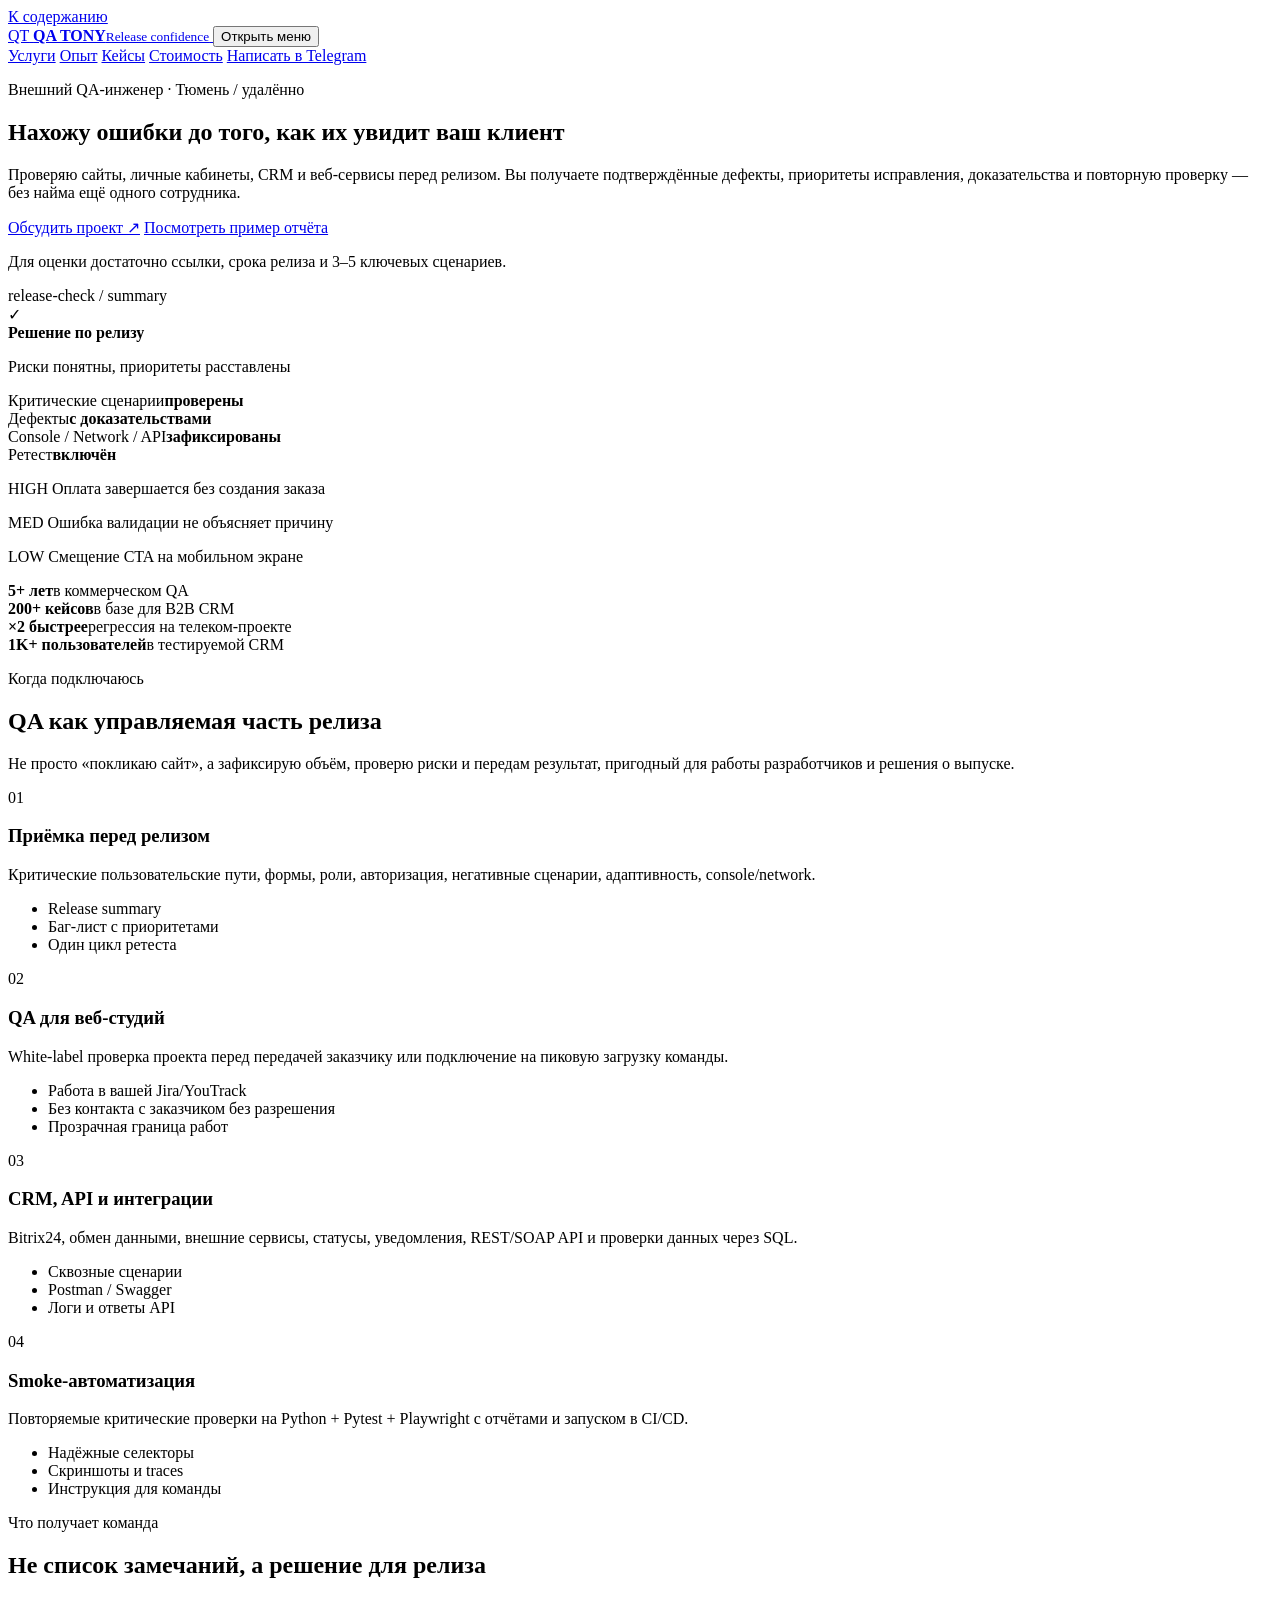
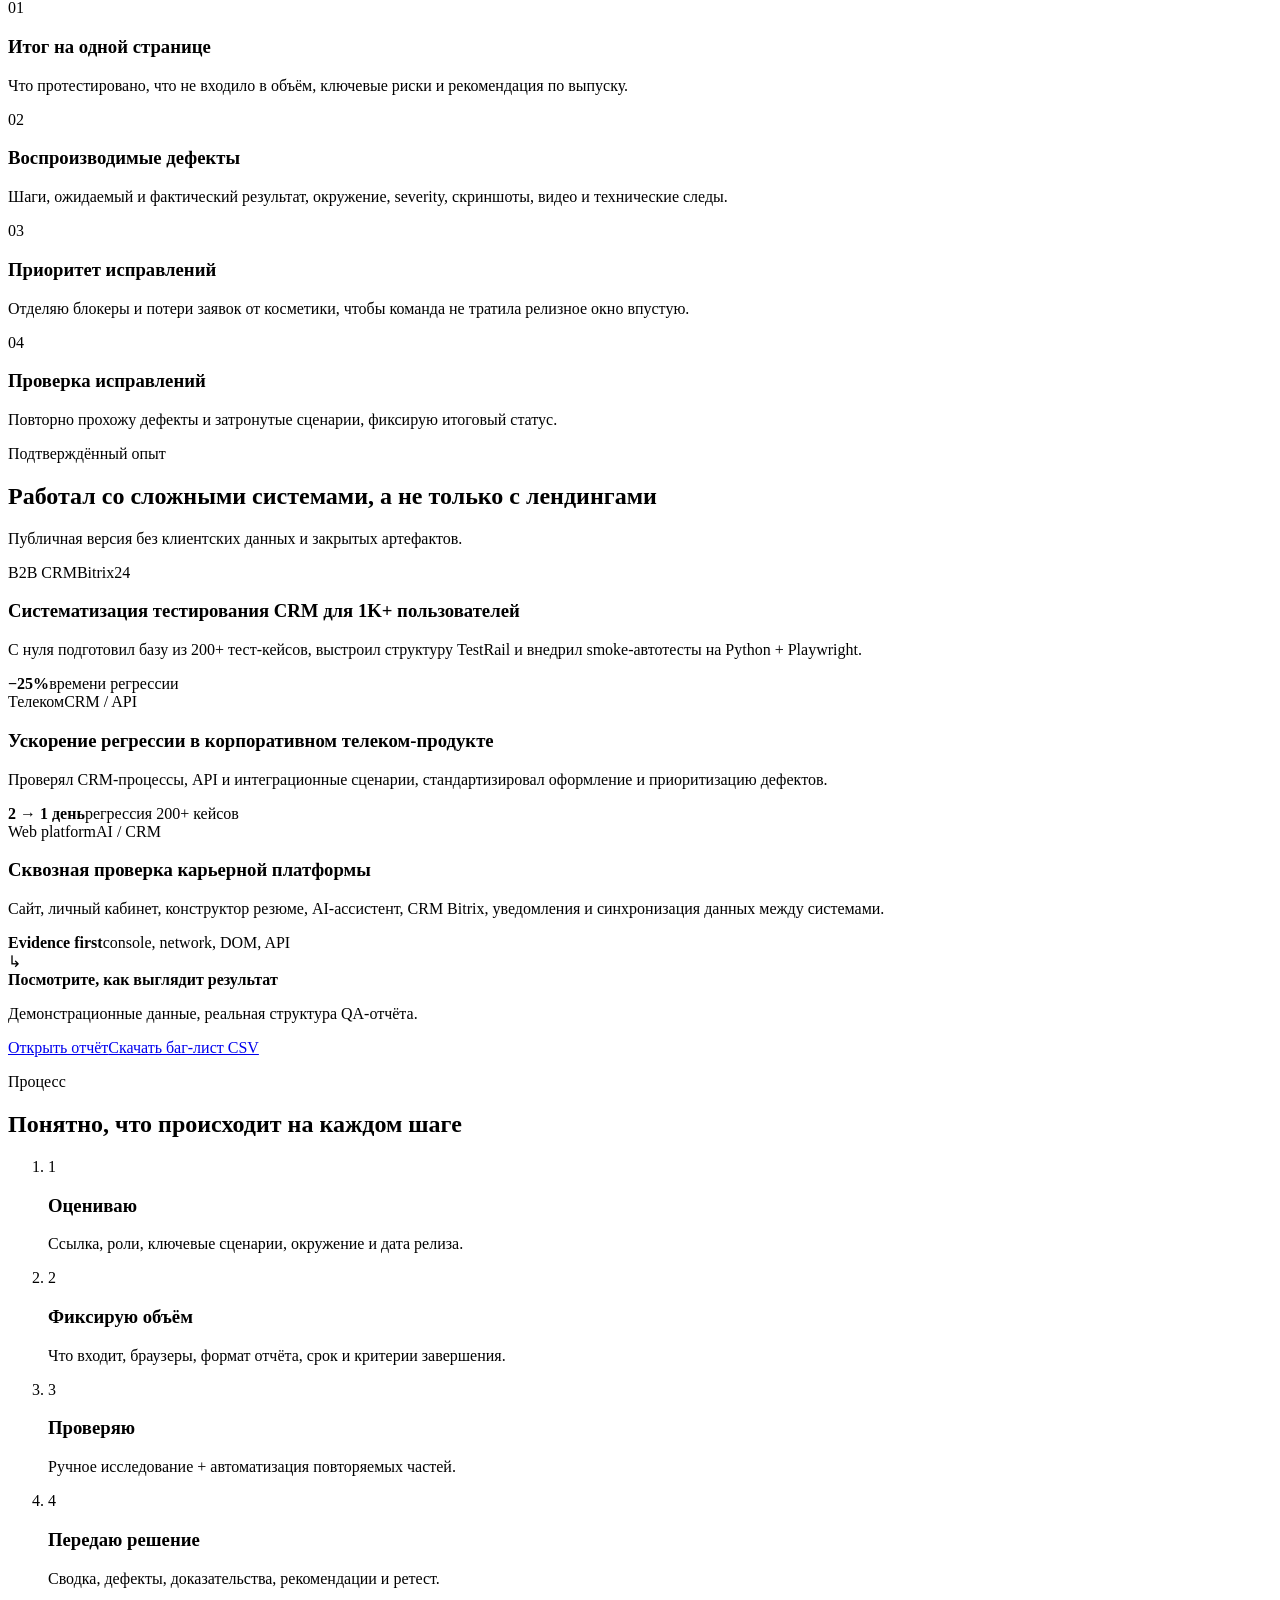
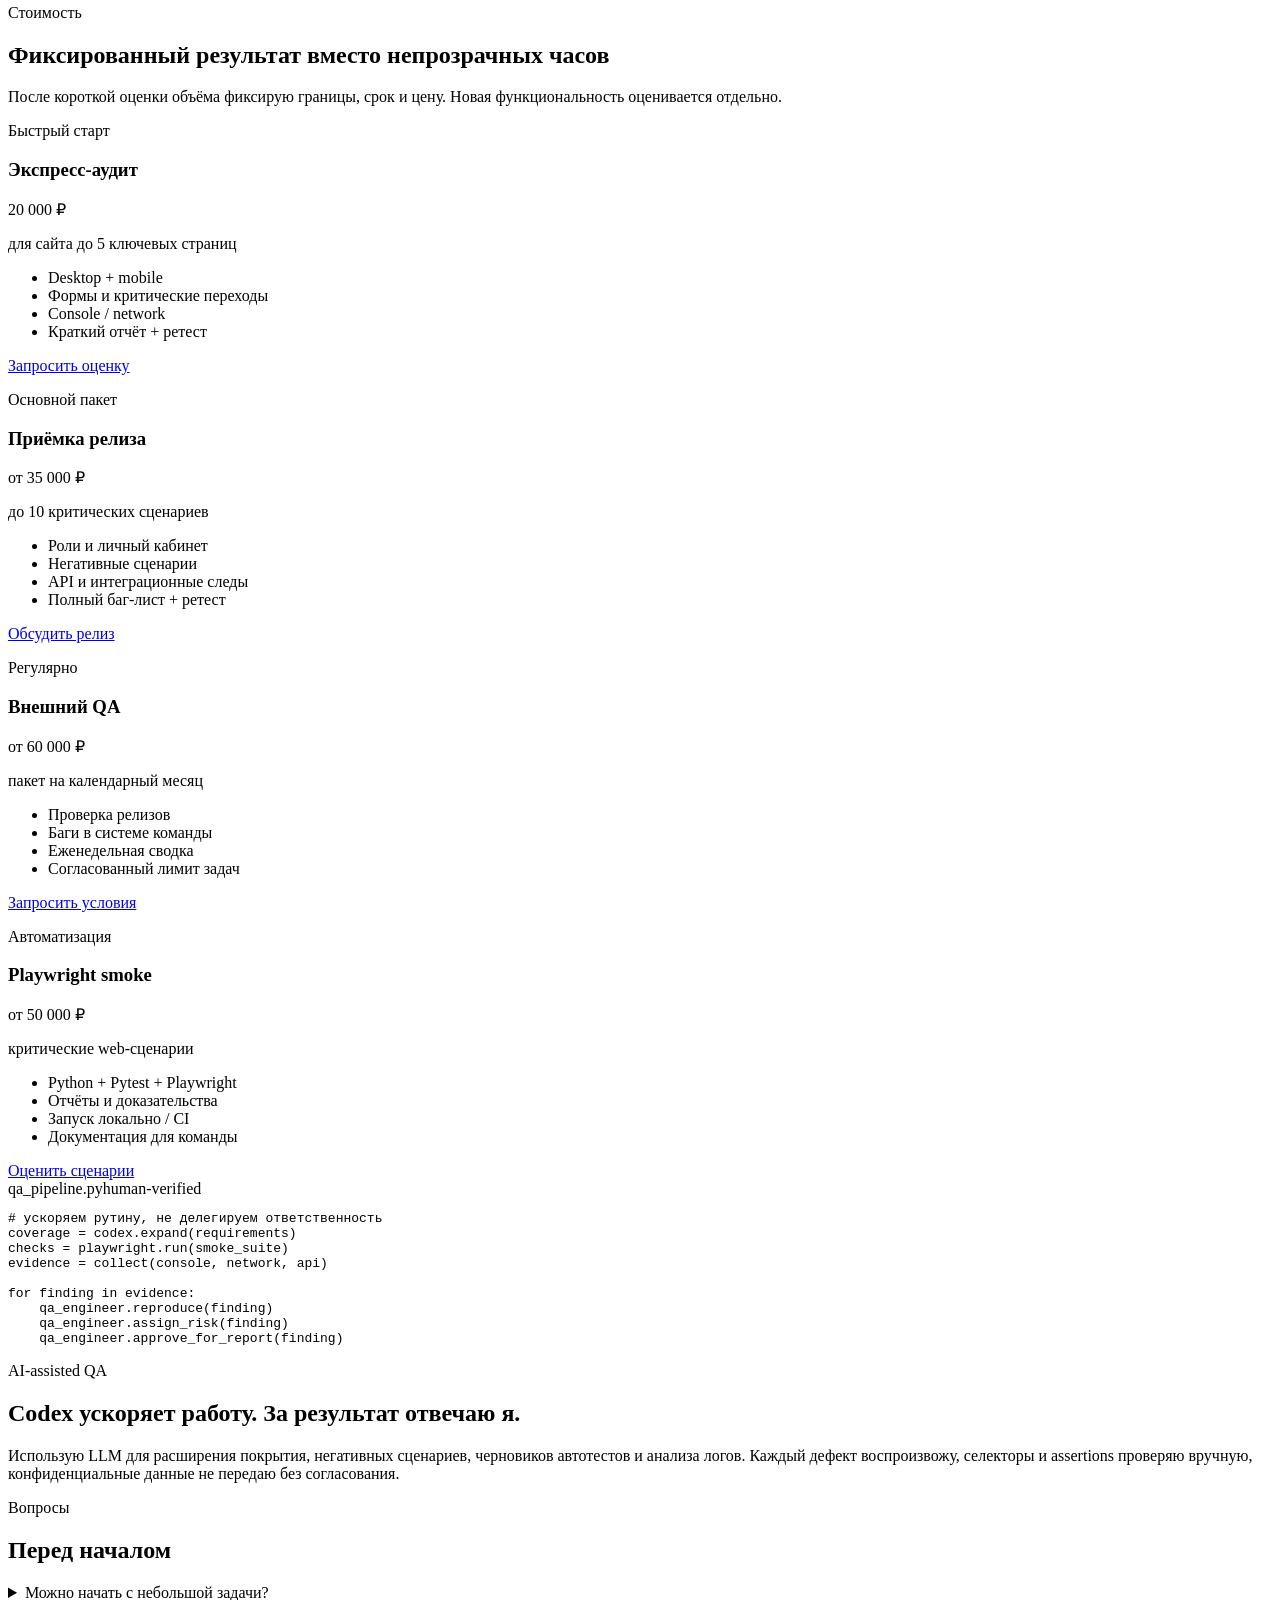
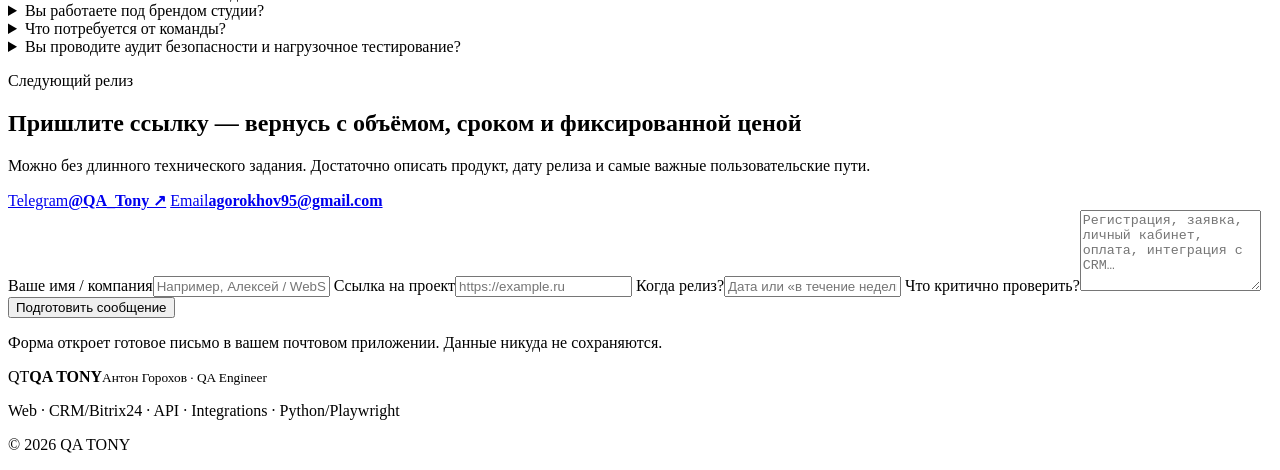
<file: index.html>
<!doctype html>
<html lang="ru">
<head>
  <meta charset="utf-8">
  <meta name="viewport" content="width=device-width, initial-scale=1">
  <title>QA TONY — внешний QA для сайтов, CRM и веб‑сервисов</title>
  <meta name="description" content="Независимое тестирование сайтов и веб‑сервисов перед релизом: функциональность, мобильная версия, личные кабинеты, API, CRM/Bitrix24 и интеграции. Антон Горохов, QA Engineer, 5+ лет опыта.">
  <meta name="theme-color" content="#0b1220">
  <meta property="og:type" content="website">
  <meta property="og:title" content="QA TONY — внешний QA перед релизом">
  <meta property="og:description" content="Нахожу критические ошибки, оформляю доказательный баг‑лист и повторно проверяю исправления.">
  <link rel="canonical" href="https://aqatony.github.io/test/">
  <link rel="icon" href="favicon.svg" type="image/svg+xml">
  <link rel="stylesheet" href="styles.css">
  <script defer src="script.js"></script>
</head>
<body>
  <a class="skip-link" href="#main">К содержанию</a>

  <header class="site-header" data-header>
    <div class="container header-inner">
      <a class="brand" href="#top" aria-label="QA TONY — на главную">
        <span class="brand-mark" aria-hidden="true">QT</span>
        <span class="brand-copy"><strong>QA TONY</strong><small>Release confidence</small></span>
      </a>
      <button class="menu-button" type="button" aria-expanded="false" aria-controls="primary-nav" data-menu-button>
        <span></span><span></span><span></span><span class="sr-only">Открыть меню</span>
      </button>
      <nav id="primary-nav" class="primary-nav" aria-label="Основная навигация" data-nav>
        <a href="#services">Услуги</a>
        <a href="#proof">Опыт</a>
        <a href="#cases">Кейсы</a>
        <a href="#prices">Стоимость</a>
        <a class="nav-cta" href="https://t.me/QA_Tony" target="_blank" rel="noopener">Написать в Telegram</a>
      </nav>
    </div>
  </header>

  <main id="main">
    <section class="hero" id="top">
      <div class="hero-grid-bg" aria-hidden="true"></div>
      <div class="container hero-layout">
        <div class="hero-copy">
          <p class="eyebrow"><span class="status-dot"></span> Внешний QA-инженер · Тюмень / удалённо</p>
          <h1>Нахожу ошибки <span>до того, как их увидит ваш клиент</span></h1>
          <p class="hero-lead">Проверяю сайты, личные кабинеты, CRM и веб‑сервисы перед релизом. Вы получаете подтверждённые дефекты, приоритеты исправления, доказательства и повторную проверку — без найма ещё одного сотрудника.</p>
          <div class="hero-actions">
            <a class="button button-primary" href="https://t.me/QA_Tony" target="_blank" rel="noopener">Обсудить проект <span aria-hidden="true">↗</span></a>
            <a class="button button-secondary" href="sample-report.html">Посмотреть пример отчёта</a>
          </div>
          <p class="microcopy">Для оценки достаточно ссылки, срока релиза и 3–5 ключевых сценариев.</p>
        </div>

        <aside class="release-card" aria-label="Пример результата релизной проверки">
          <div class="release-card-head">
            <div><span class="terminal-dot terminal-red"></span><span class="terminal-dot terminal-yellow"></span><span class="terminal-dot terminal-green"></span></div>
            <span>release-check / summary</span>
          </div>
          <div class="release-status">
            <span class="release-icon" aria-hidden="true">✓</span>
            <div><strong>Решение по релизу</strong><p>Риски понятны, приоритеты расставлены</p></div>
          </div>
          <div class="metric-row"><span>Критические сценарии</span><strong>проверены</strong></div>
          <div class="metric-row"><span>Дефекты</span><strong>с доказательствами</strong></div>
          <div class="metric-row"><span>Console / Network / API</span><strong>зафиксированы</strong></div>
          <div class="metric-row"><span>Ретест</span><strong>включён</strong></div>
          <div class="report-fragment">
            <p><span class="sev sev-high">HIGH</span> Оплата завершается без создания заказа</p>
            <p><span class="sev sev-medium">MED</span> Ошибка валидации не объясняет причину</p>
            <p><span class="sev sev-low">LOW</span> Смещение CTA на мобильном экране</p>
          </div>
        </aside>
      </div>
      <div class="container proof-strip" id="proof">
        <article><strong>5+ лет</strong><span>в коммерческом QA</span></article>
        <article><strong>200+ кейсов</strong><span>в базе для B2B CRM</span></article>
        <article><strong>×2 быстрее</strong><span>регрессия на телеком‑проекте</span></article>
        <article><strong>1K+ пользователей</strong><span>в тестируемой CRM</span></article>
      </div>
    </section>

    <section class="section section-light" id="services">
      <div class="container">
        <div class="section-heading">
          <p class="eyebrow dark">Когда подключаюсь</p>
          <h2>QA как управляемая часть релиза</h2>
          <p>Не просто «покликаю сайт», а зафиксирую объём, проверю риски и передам результат, пригодный для работы разработчиков и решения о выпуске.</p>
        </div>
        <div class="service-grid">
          <article class="service-card featured">
            <span class="service-number">01</span>
            <h3>Приёмка перед релизом</h3>
            <p>Критические пользовательские пути, формы, роли, авторизация, негативные сценарии, адаптивность, console/network.</p>
            <ul><li>Release summary</li><li>Баг‑лист с приоритетами</li><li>Один цикл ретеста</li></ul>
          </article>
          <article class="service-card">
            <span class="service-number">02</span>
            <h3>QA для веб‑студий</h3>
            <p>White‑label проверка проекта перед передачей заказчику или подключение на пиковую загрузку команды.</p>
            <ul><li>Работа в вашей Jira/YouTrack</li><li>Без контакта с заказчиком без разрешения</li><li>Прозрачная граница работ</li></ul>
          </article>
          <article class="service-card">
            <span class="service-number">03</span>
            <h3>CRM, API и интеграции</h3>
            <p>Bitrix24, обмен данными, внешние сервисы, статусы, уведомления, REST/SOAP API и проверки данных через SQL.</p>
            <ul><li>Сквозные сценарии</li><li>Postman / Swagger</li><li>Логи и ответы API</li></ul>
          </article>
          <article class="service-card">
            <span class="service-number">04</span>
            <h3>Smoke‑автоматизация</h3>
            <p>Повторяемые критические проверки на Python + Pytest + Playwright с отчётами и запуском в CI/CD.</p>
            <ul><li>Надёжные селекторы</li><li>Скриншоты и traces</li><li>Инструкция для команды</li></ul>
          </article>
        </div>
      </div>
    </section>

    <section class="section section-dark">
      <div class="container outcome-layout">
        <div>
          <p class="eyebrow">Что получает команда</p>
          <h2>Не список замечаний, а решение для релиза</h2>
        </div>
        <div class="outcome-list">
          <article><span>01</span><div><h3>Итог на одной странице</h3><p>Что протестировано, что не входило в объём, ключевые риски и рекомендация по выпуску.</p></div></article>
          <article><span>02</span><div><h3>Воспроизводимые дефекты</h3><p>Шаги, ожидаемый и фактический результат, окружение, severity, скриншоты, видео и технические следы.</p></div></article>
          <article><span>03</span><div><h3>Приоритет исправлений</h3><p>Отделяю блокеры и потери заявок от косметики, чтобы команда не тратила релизное окно впустую.</p></div></article>
          <article><span>04</span><div><h3>Проверка исправлений</h3><p>Повторно прохожу дефекты и затронутые сценарии, фиксирую итоговый статус.</p></div></article>
        </div>
      </div>
    </section>

    <section class="section section-light" id="cases">
      <div class="container">
        <div class="section-heading split-heading">
          <div><p class="eyebrow dark">Подтверждённый опыт</p><h2>Работал со сложными системами, а не только с лендингами</h2></div>
          <p>Публичная версия без клиентских данных и закрытых артефактов.</p>
        </div>
        <div class="case-grid">
          <article class="case-card">
            <div class="case-meta"><span>B2B CRM</span><span>Bitrix24</span></div>
            <h3>Систематизация тестирования CRM для 1K+ пользователей</h3>
            <p>С нуля подготовил базу из 200+ тест‑кейсов, выстроил структуру TestRail и внедрил smoke‑автотесты на Python + Playwright.</p>
            <div class="case-result"><strong>−25%</strong><span>времени регрессии</span></div>
          </article>
          <article class="case-card">
            <div class="case-meta"><span>Телеком</span><span>CRM / API</span></div>
            <h3>Ускорение регрессии в корпоративном телеком‑продукте</h3>
            <p>Проверял CRM‑процессы, API и интеграционные сценарии, стандартизировал оформление и приоритизацию дефектов.</p>
            <div class="case-result"><strong>2 → 1 день</strong><span>регрессия 200+ кейсов</span></div>
          </article>
          <article class="case-card">
            <div class="case-meta"><span>Web platform</span><span>AI / CRM</span></div>
            <h3>Сквозная проверка карьерной платформы</h3>
            <p>Сайт, личный кабинет, конструктор резюме, AI‑ассистент, CRM Bitrix, уведомления и синхронизация данных между системами.</p>
            <div class="case-result"><strong>Evidence first</strong><span>console, network, DOM, API</span></div>
          </article>
        </div>
        <div class="evidence-banner">
          <div><span class="evidence-icon" aria-hidden="true">↳</span><div><strong>Посмотрите, как выглядит результат</strong><p>Демонстрационные данные, реальная структура QA‑отчёта.</p></div></div>
          <div class="evidence-actions"><a href="sample-report.html">Открыть отчёт</a><a href="sample-buglist.csv" download>Скачать баг‑лист CSV</a></div>
        </div>
      </div>
    </section>

    <section class="section section-muted">
      <div class="container">
        <div class="section-heading"><p class="eyebrow dark">Процесс</p><h2>Понятно, что происходит на каждом шаге</h2></div>
        <ol class="process-grid">
          <li><span>1</span><h3>Оцениваю</h3><p>Ссылка, роли, ключевые сценарии, окружение и дата релиза.</p></li>
          <li><span>2</span><h3>Фиксирую объём</h3><p>Что входит, браузеры, формат отчёта, срок и критерии завершения.</p></li>
          <li><span>3</span><h3>Проверяю</h3><p>Ручное исследование + автоматизация повторяемых частей.</p></li>
          <li><span>4</span><h3>Передаю решение</h3><p>Сводка, дефекты, доказательства, рекомендации и ретест.</p></li>
        </ol>
      </div>
    </section>

    <section class="section section-light" id="prices">
      <div class="container">
        <div class="section-heading split-heading">
          <div><p class="eyebrow dark">Стоимость</p><h2>Фиксированный результат вместо непрозрачных часов</h2></div>
          <p>После короткой оценки объёма фиксирую границы, срок и цену. Новая функциональность оценивается отдельно.</p>
        </div>
        <div class="price-grid">
          <article class="price-card">
            <p class="price-label">Быстрый старт</p><h3>Экспресс‑аудит</h3><p class="price">7 900 ₽</p><p class="price-note">для сайта до 5 ключевых страниц</p>
            <ul><li>Desktop + mobile</li><li>Формы и критические переходы</li><li>Console / network</li><li>Краткий отчёт + ретест</li></ul>
            <a href="#contact" class="button button-dark">Запросить оценку</a>
          </article>
          <article class="price-card recommended">
            <p class="price-label">Основной пакет</p><h3>Приёмка релиза</h3><p class="price">от 19 900 ₽</p><p class="price-note">до 10 критических сценариев</p>
            <ul><li>Роли и личный кабинет</li><li>Негативные сценарии</li><li>API и интеграционные следы</li><li>Полный баг‑лист + ретест</li></ul>
            <a href="#contact" class="button button-primary">Обсудить релиз</a>
          </article>
          <article class="price-card">
            <p class="price-label">Регулярно</p><h3>Внешний QA</h3><p class="price">от 39 000 ₽</p><p class="price-note">пакет на календарный месяц</p>
            <ul><li>Проверка релизов</li><li>Баги в системе команды</li><li>Еженедельная сводка</li><li>Согласованный лимит задач</li></ul>
            <a href="#contact" class="button button-dark">Запросить условия</a>
          </article>
          <article class="price-card">
            <p class="price-label">Автоматизация</p><h3>Playwright smoke</h3><p class="price">от 29 900 ₽</p><p class="price-note">критические web‑сценарии</p>
            <ul><li>Python + Pytest + Playwright</li><li>Отчёты и доказательства</li><li>Запуск локально / CI</li><li>Документация для команды</li></ul>
            <a href="#contact" class="button button-dark">Оценить сценарии</a>
          </article>
        </div>
      </div>
    </section>

    <section class="section ai-section">
      <div class="container ai-layout">
        <div class="ai-code" aria-hidden="true">
          <div class="code-head"><span>qa_pipeline.py</span><span>human-verified</span></div>
          <pre><code><span class="code-muted"># ускоряем рутину, не делегируем ответственность</span>
coverage = codex.expand(requirements)
checks = playwright.run(smoke_suite)
evidence = collect(console, network, api)

<span class="code-accent">for finding in evidence:</span>
    qa_engineer.reproduce(finding)
    qa_engineer.assign_risk(finding)
    qa_engineer.approve_for_report(finding)</code></pre>
        </div>
        <div>
          <p class="eyebrow">AI‑assisted QA</p>
          <h2>Codex ускоряет работу. За результат отвечаю я.</h2>
          <p>Использую LLM для расширения покрытия, негативных сценариев, черновиков автотестов и анализа логов. Каждый дефект воспроизвожу, селекторы и assertions проверяю вручную, конфиденциальные данные не передаю без согласования.</p>
        </div>
      </div>
    </section>

    <section class="section section-light faq-section">
      <div class="container narrow">
        <div class="section-heading"><p class="eyebrow dark">Вопросы</p><h2>Перед началом</h2></div>
        <details><summary>Можно начать с небольшой задачи?</summary><p>Да. Пилот на одном релизе или одном критическом пути — лучший способ проверить формат взаимодействия без долгих обязательств.</p></details>
        <details><summary>Вы работаете под брендом студии?</summary><p>Да. Могу оформлять дефекты в вашей системе и не контактировать с конечным заказчиком без отдельного разрешения.</p></details>
        <details><summary>Что потребуется от команды?</summary><p>Доступ к стенду, тестовые аккаунты, описание ключевых сценариев и известные ограничения. Для production‑проверок заранее согласуем допустимые действия.</p></details>
        <details><summary>Вы проводите аудит безопасности и нагрузочное тестирование?</summary><p>Только при отдельном согласовании и корректном разрешении владельца системы. Базовые пакеты предназначены для функционального, интеграционного, UI и API‑тестирования.</p></details>
      </div>
    </section>

    <section class="contact-section" id="contact">
      <div class="container contact-layout">
        <div class="contact-copy">
          <p class="eyebrow">Следующий релиз</p>
          <h2>Пришлите ссылку — вернусь с объёмом, сроком и фиксированной ценой</h2>
          <p>Можно без длинного технического задания. Достаточно описать продукт, дату релиза и самые важные пользовательские пути.</p>
          <div class="direct-contacts">
            <a href="https://t.me/QA_Tony" target="_blank" rel="noopener"><span>Telegram</span><strong>@QA_Tony ↗</strong></a>
            <a href="mailto:agorokhov95@gmail.com"><span>Email</span><strong>agorokhov95@gmail.com</strong></a>
          </div>
        </div>
        <form class="brief-form" data-brief-form>
          <label>Ваше имя / компания<input name="name" autocomplete="name" placeholder="Например, Алексей / WebStudio" required></label>
          <label>Ссылка на проект<input name="project" type="url" placeholder="https://example.ru"></label>
          <label>Когда релиз?<input name="deadline" placeholder="Дата или «в течение недели»"></label>
          <label>Что критично проверить?<textarea name="scope" rows="5" placeholder="Регистрация, заявка, личный кабинет, оплата, интеграция с CRM…" required></textarea></label>
          <button class="button button-primary" type="submit">Подготовить сообщение</button>
          <p class="form-note" data-form-note>Форма откроет готовое письмо в вашем почтовом приложении. Данные никуда не сохраняются.</p>
        </form>
      </div>
    </section>
  </main>

  <footer class="site-footer">
    <div class="container footer-inner">
      <div class="brand footer-brand"><span class="brand-mark">QT</span><span class="brand-copy"><strong>QA TONY</strong><small>Антон Горохов · QA Engineer</small></span></div>
      <p>Web · CRM/Bitrix24 · API · Integrations · Python/Playwright</p>
      <p>© <span data-year></span> QA TONY</p>
    </div>
  </footer>
</body>
</html>
</file>
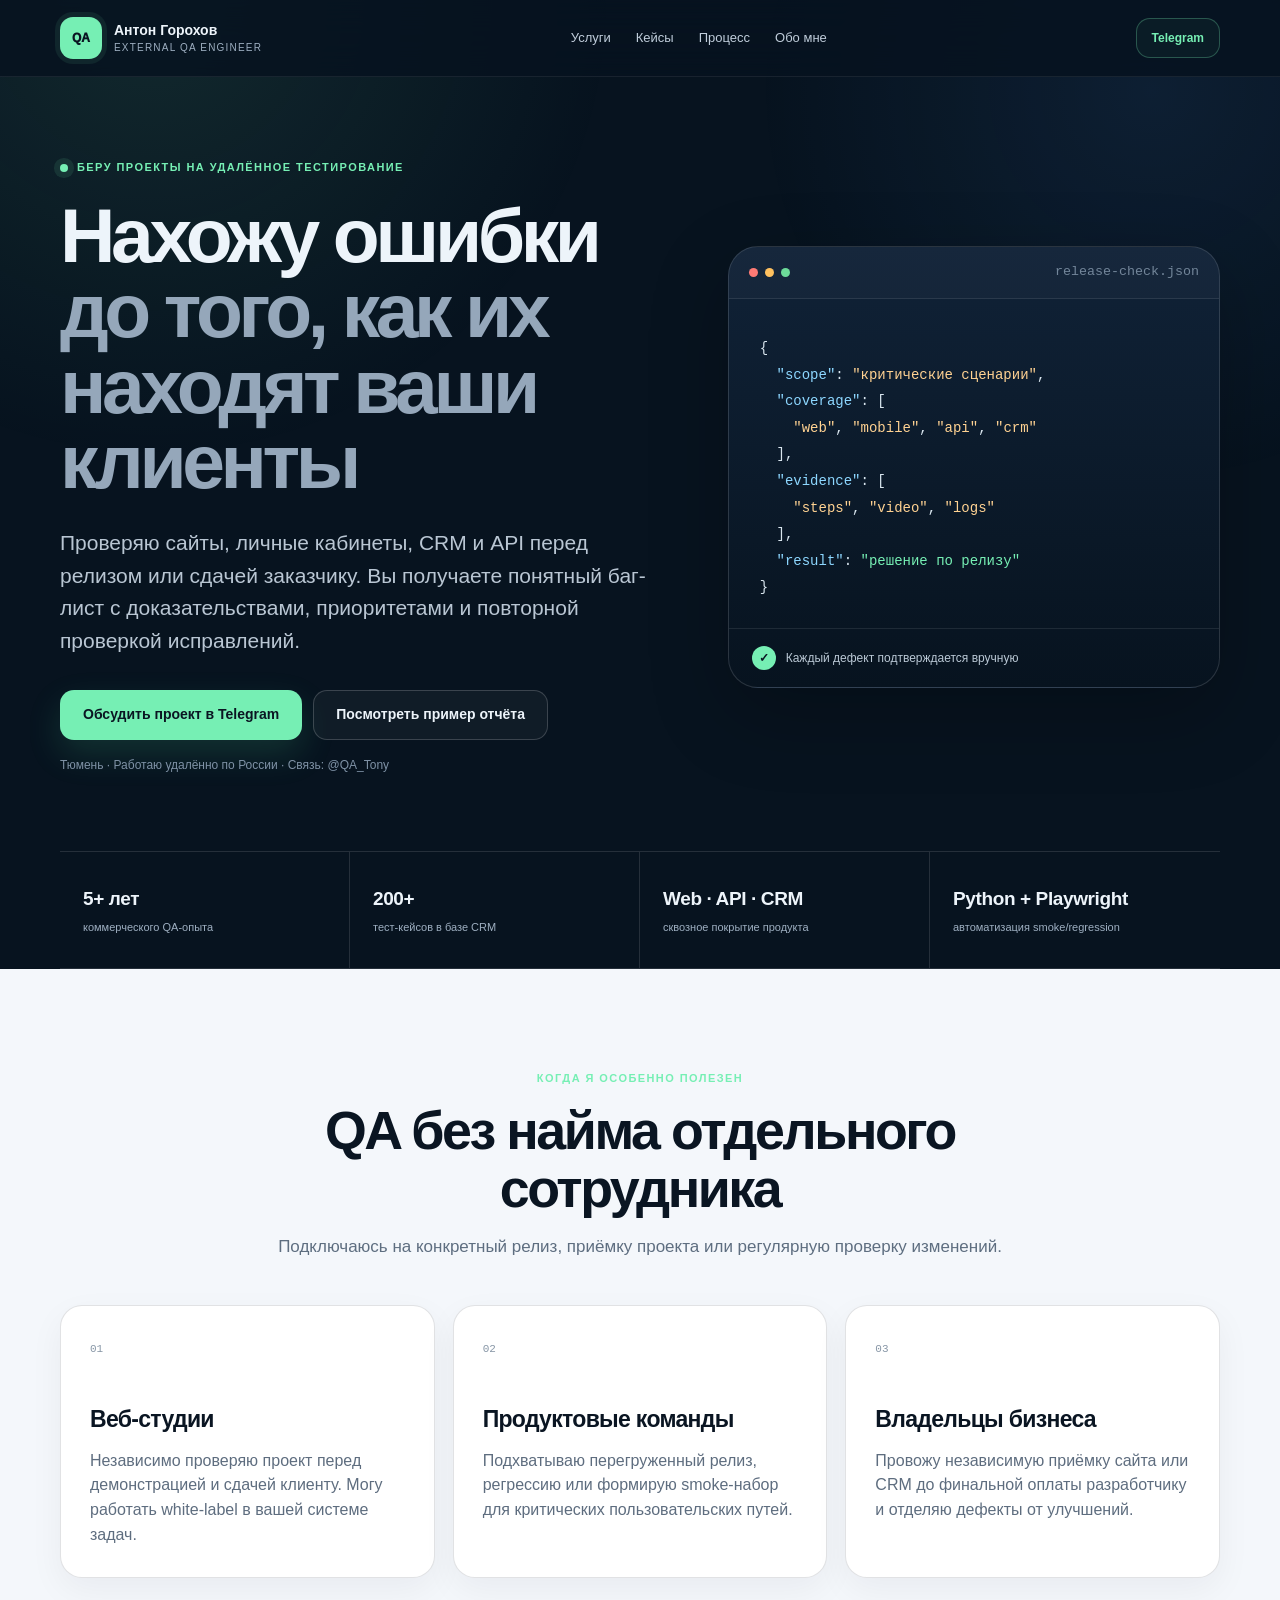
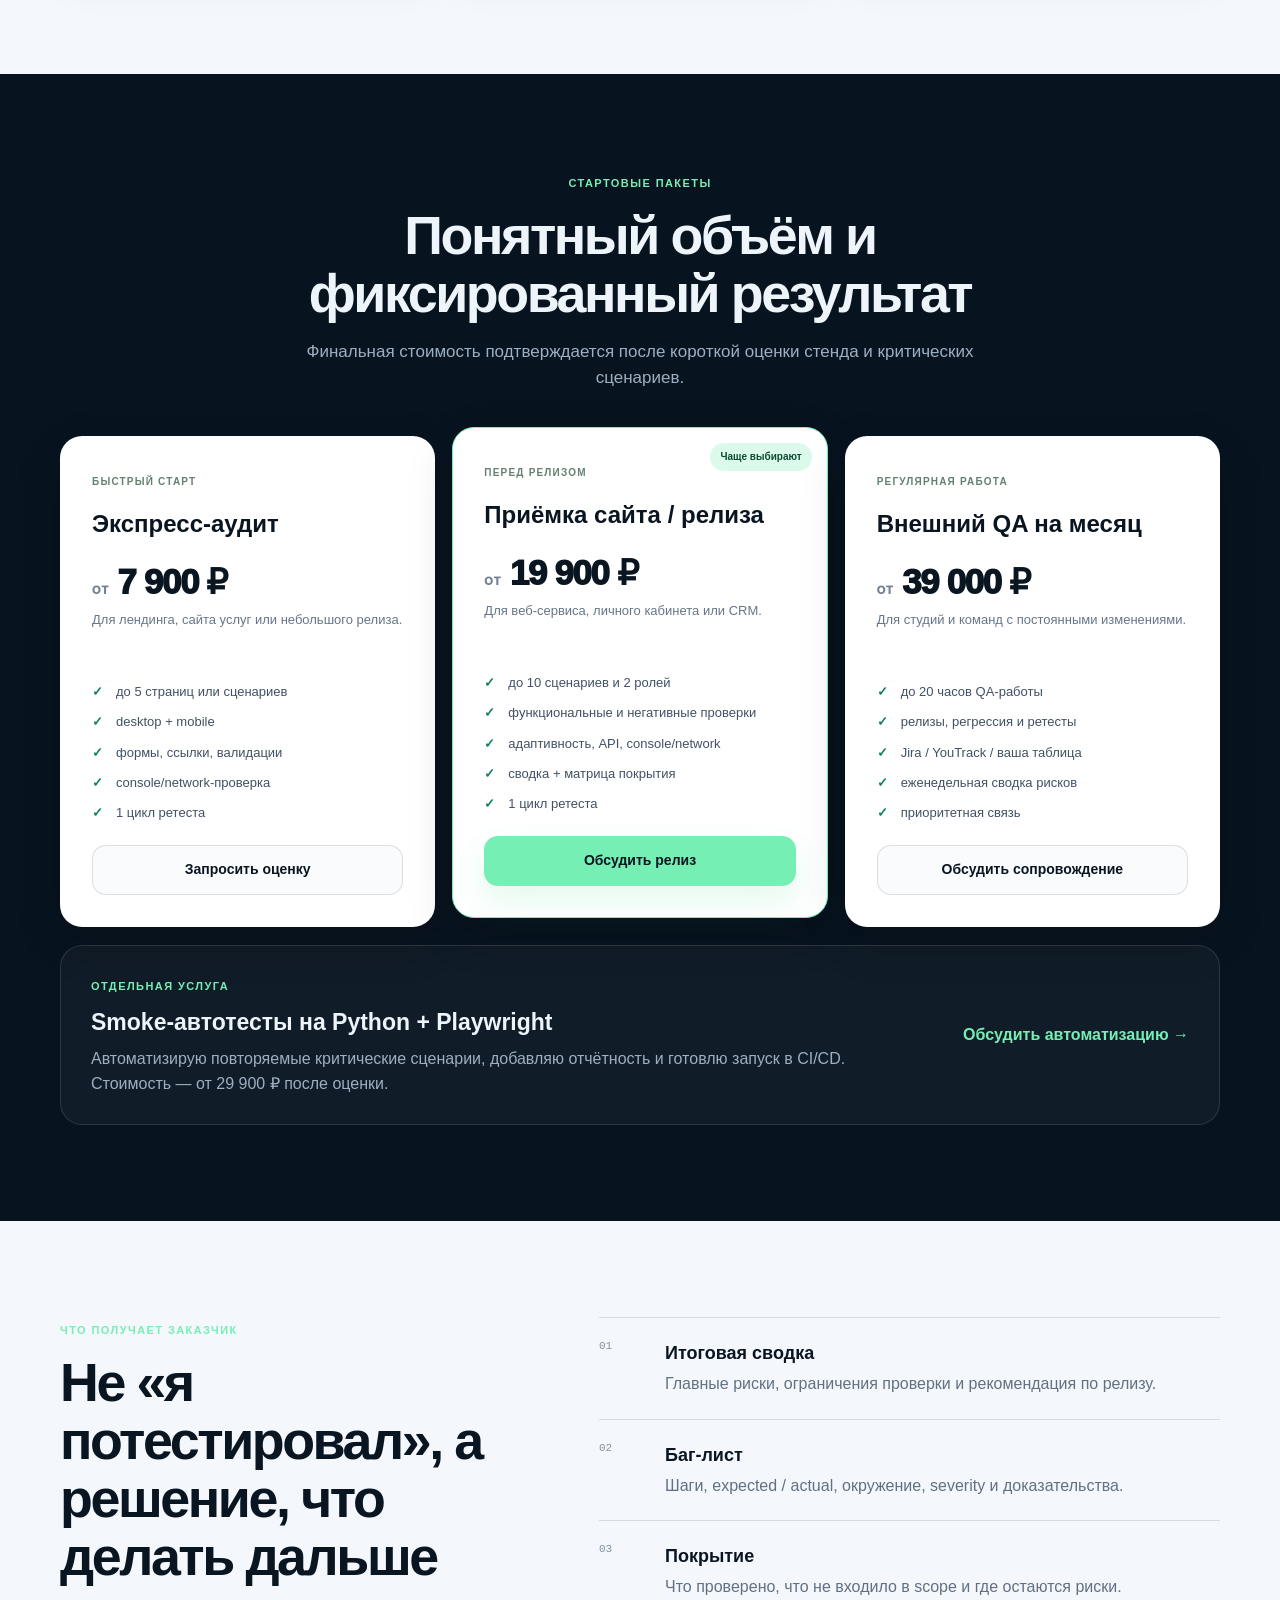
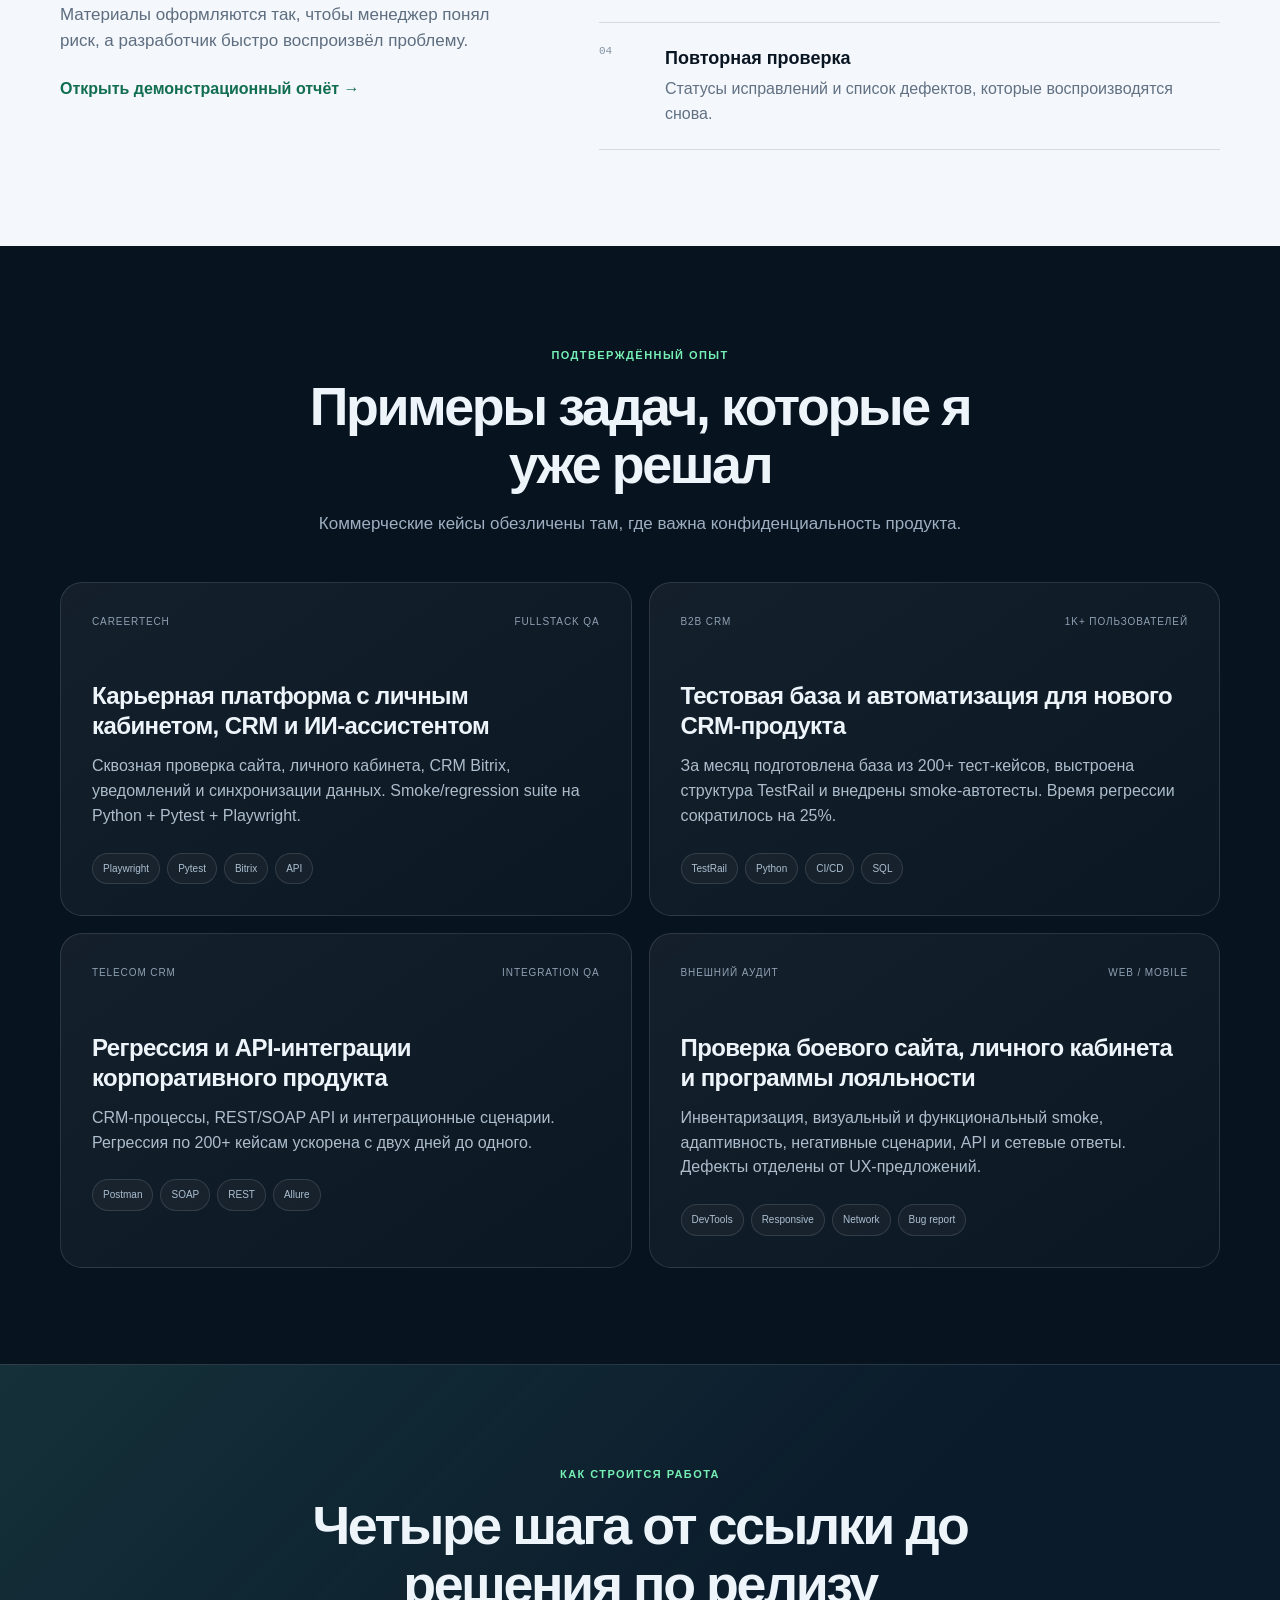
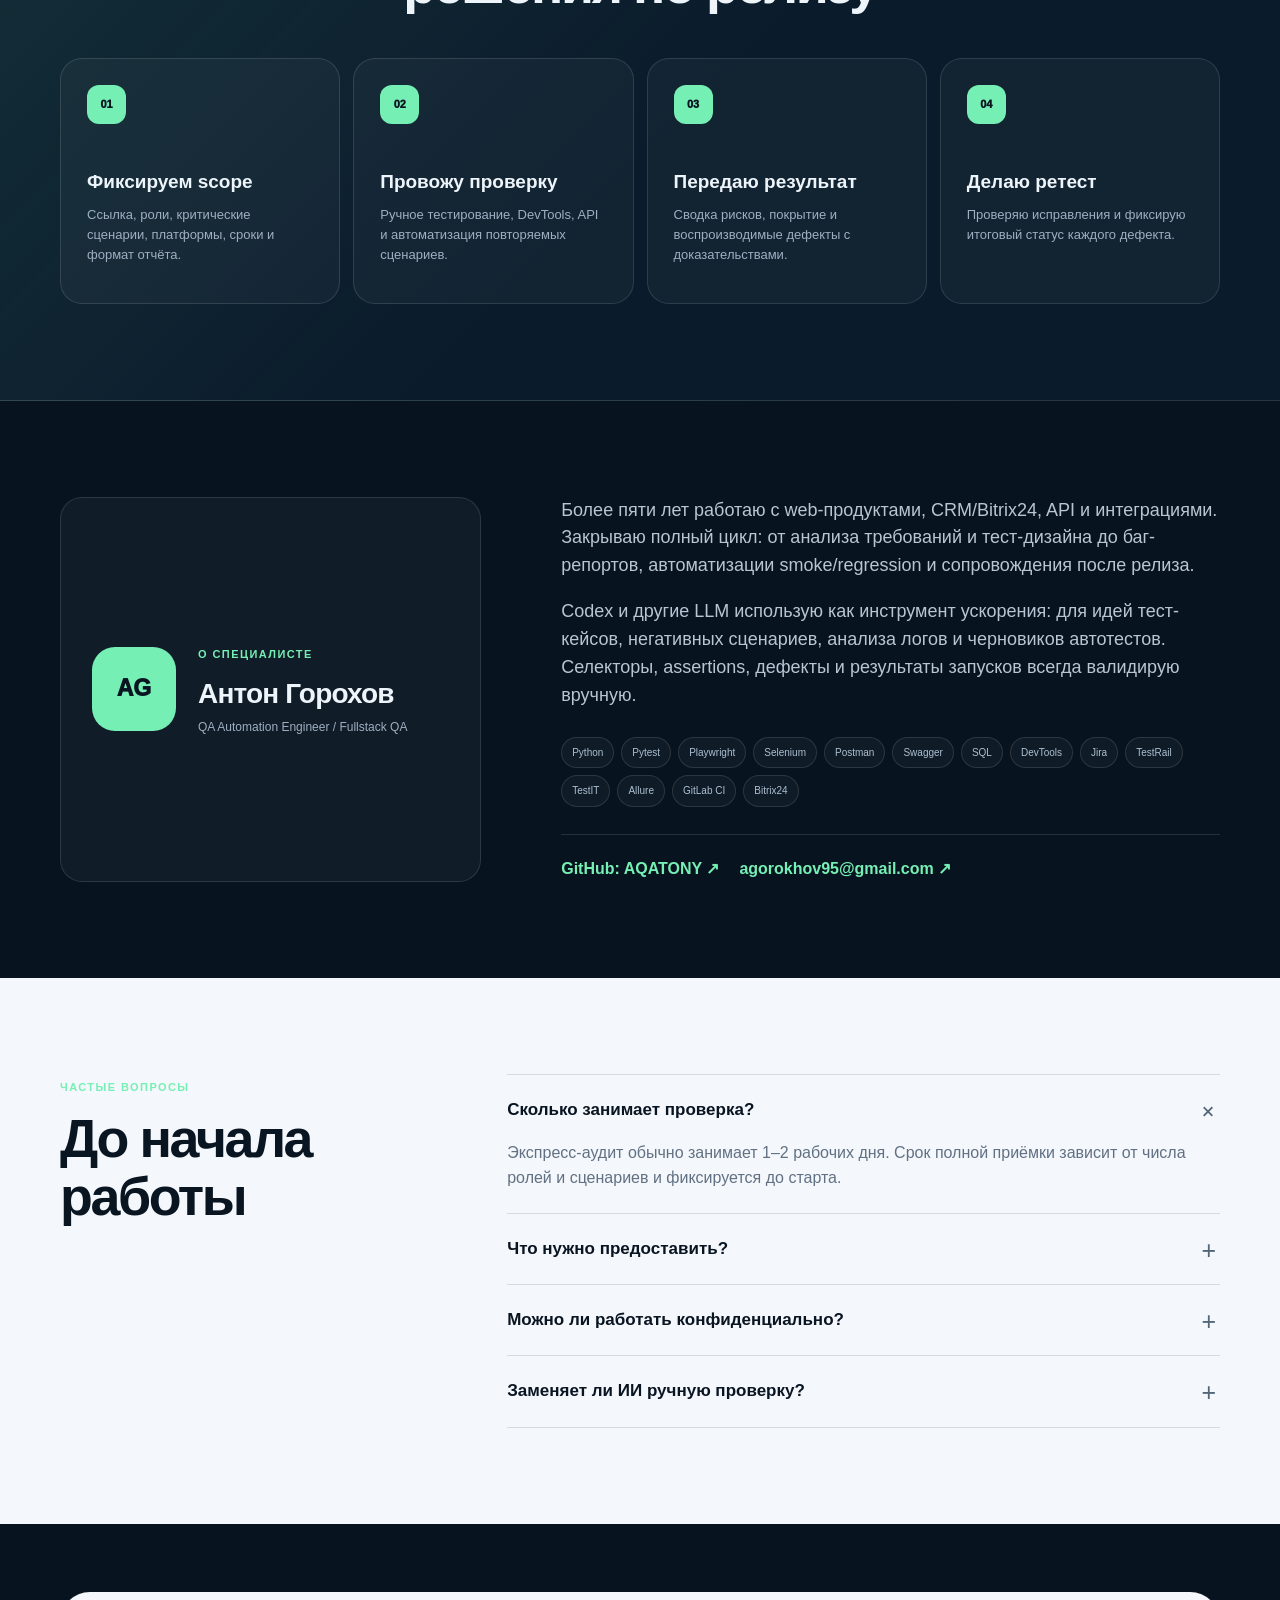
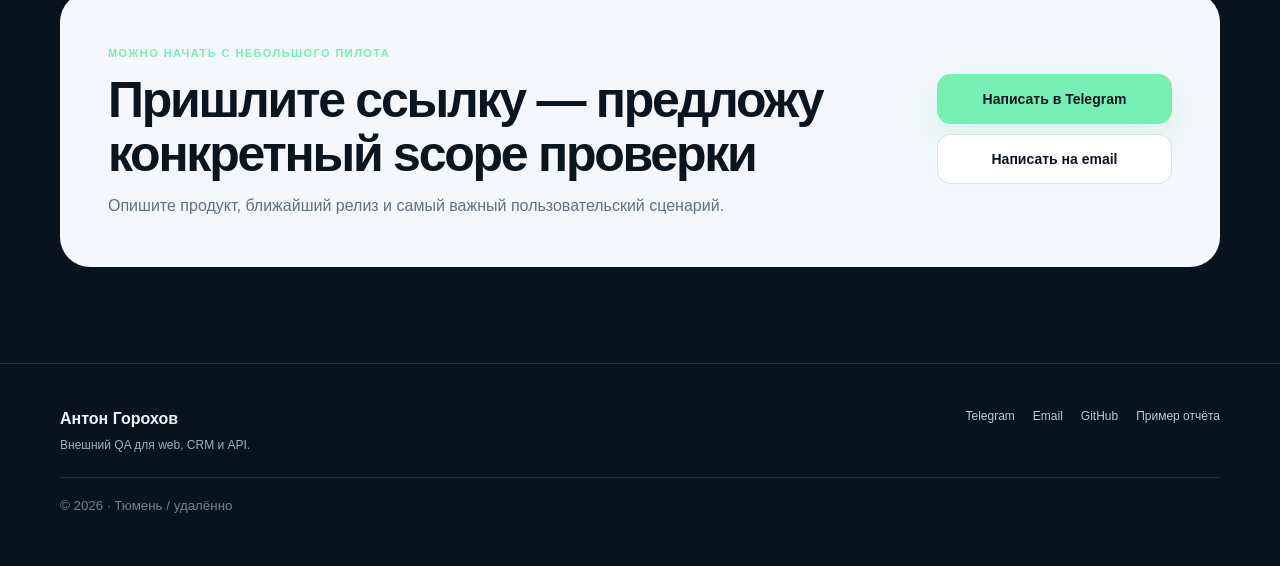
<file: anton-qa-site/index.html>
<!doctype html>
<html lang="ru">
<head>
<meta charset="utf-8">
<meta name="viewport" content="width=device-width,initial-scale=1">
<title>Антон Горохов — внешний QA для сайтов, CRM и API</title>
<meta name="description" content="Независимое тестирование сайтов, личных кабинетов, CRM и API перед релизом. Баг-лист с доказательствами, приоритетами и повторной проверкой.">
<meta name="theme-color" content="#07131f">
<meta property="og:type" content="website">
<meta property="og:locale" content="ru_RU">
<meta property="og:title" content="Антон Горохов — внешний QA-инженер">
<meta property="og:description" content="Нахожу ошибки до того, как их находят ваши клиенты. Web · CRM · API · Python + Playwright.">
<style>
:root{--bg:#07131f;--bg2:#0b1a29;--paper:#f4f7fb;--white:#fff;--text:#edf4fa;--muted:#9eafc1;--ink:#0a1522;--line:rgba(255,255,255,.12);--lined:rgba(8,21,34,.12);--accent:#76efb4;--radius:22px;--shadow:0 26px 80px rgba(0,0,0,.24);--max:1160px}*{box-sizing:border-box}html{scroll-behavior:smooth}body{margin:0;color:var(--text);background:var(--bg);font-family:Inter,ui-sans-serif,-apple-system,BlinkMacSystemFont,"Segoe UI",Roboto,Arial,sans-serif;line-height:1.55;-webkit-font-smoothing:antialiased}body:before{content:"";position:fixed;inset:0;z-index:-1;pointer-events:none;background:radial-gradient(circle at 12% 0,rgba(118,239,180,.1),transparent 32%),radial-gradient(circle at 90% 10%,rgba(80,155,255,.09),transparent 28%)}a{color:inherit;text-decoration:none}button{font:inherit}.container{width:min(calc(100% - 40px),var(--max));margin:auto}.section{padding:96px 0}.light{color:var(--ink);background:var(--paper)}.header{position:sticky;top:0;z-index:50;background:rgba(7,19,31,.84);backdrop-filter:blur(18px);border-bottom:1px solid rgba(255,255,255,.07)}.nav{min-height:76px;display:flex;align-items:center;justify-content:space-between;gap:28px}.brand{display:flex;align-items:center;gap:12px}.mark{width:42px;height:42px;display:grid;place-items:center;color:var(--ink);background:var(--accent);border-radius:13px;font-size:12px;font-weight:950;box-shadow:0 0 0 5px rgba(118,239,180,.08)}.brand-copy{display:grid;line-height:1.15}.brand-copy strong{font-size:14px}.brand-copy small{margin-top:4px;color:var(--muted);font-size:10px;letter-spacing:.12em;text-transform:uppercase}.menu{display:flex;gap:25px;color:#c0cddb;font-size:13px}.menu a:hover{color:var(--accent)}.btn{min-height:50px;display:inline-flex;align-items:center;justify-content:center;padding:0 22px;border:1px solid transparent;border-radius:14px;font-weight:800;font-size:14px;cursor:pointer;transition:transform .2s,background .2s,border-color .2s}.btn:hover{transform:translateY(-2px)}.btn:focus-visible,a:focus-visible,summary:focus-visible{outline:3px solid rgba(118,239,180,.45);outline-offset:3px}.primary{color:var(--ink);background:var(--accent);box-shadow:0 14px 34px rgba(72,215,147,.16)}.primary:hover{background:#91f5c7}.secondary{color:var(--text);background:rgba(255,255,255,.04);border-color:rgba(255,255,255,.18)}.small{min-height:40px;padding:0 15px;color:var(--accent);background:rgba(118,239,180,.04);border-color:rgba(118,239,180,.28);font-size:12px}.hero{padding:82px 0 0;overflow:hidden}.hero-grid{display:grid;grid-template-columns:1.1fr .9fr;align-items:center;gap:66px}.eyebrow,.kicker{color:var(--accent);font-size:11px;font-weight:850;letter-spacing:.13em;text-transform:uppercase}.eyebrow{display:flex;align-items:center;gap:9px;margin-bottom:22px}.dot{width:8px;height:8px;border-radius:50%;background:var(--accent);box-shadow:0 0 0 6px rgba(118,239,180,.1)}h1{margin:0;font-size:clamp(48px,6vw,82px);line-height:.98;letter-spacing:-.057em}h1 span{color:#95a7ba}.lead{max-width:720px;margin:28px 0 0;color:#b9c6d3;font-size:clamp(17px,1.8vw,21px)}.actions{display:flex;flex-wrap:wrap;gap:11px;margin-top:33px}.micro{margin:16px 0 0;color:#7f92a6;font-size:12px}.console{overflow:hidden;border:1px solid rgba(255,255,255,.14);border-radius:30px;background:linear-gradient(180deg,#102237,#07131f);box-shadow:var(--shadow)}.console-head{height:52px;display:flex;align-items:center;gap:7px;padding:0 20px;border-bottom:1px solid rgba(255,255,255,.09);background:rgba(255,255,255,.025)}.console-head i{width:9px;height:9px;border-radius:50%;background:#445469}.console-head i:nth-child(1){background:#ff7b75}.console-head i:nth-child(2){background:#ffc15f}.console-head i:nth-child(3){background:#6ddb99}.console-head small{margin-left:auto;color:#73869a;font-family:ui-monospace,monospace}.console pre{margin:0;padding:36px 31px 27px;white-space:pre-wrap;color:#d9e6ef;font:14px/1.9 ui-monospace,SFMono-Regular,Menlo,monospace}.key{color:#8dd7ff}.value{color:#ffd292}.good{color:var(--accent)}.console-foot{display:flex;align-items:center;gap:10px;padding:17px 23px;color:#bac8d5;border-top:1px solid rgba(255,255,255,.09);font-size:12px}.console-foot b{width:24px;height:24px;display:grid;place-items:center;color:var(--ink);background:var(--accent);border-radius:50%}.metrics{display:grid;grid-template-columns:repeat(4,1fr);margin-top:76px;border-block:1px solid var(--line)}.metrics div{min-height:116px;padding:23px;display:flex;flex-direction:column;justify-content:center;border-right:1px solid var(--line)}.metrics div:last-child{border-right:0}.metrics strong{font-size:19px;letter-spacing:-.02em}.metrics span{margin-top:5px;color:var(--muted);font-size:11px}.heading{max-width:750px;margin:0 auto 45px;text-align:center}.heading.left{margin-left:0;text-align:left}.heading h2{margin:11px 0 0;font-size:clamp(35px,4.2vw,56px);line-height:1.08;letter-spacing:-.045em}.heading p{margin:17px 0 0;color:#5e6e80;font-size:17px}.dark .heading p{color:var(--muted)}.cards{display:grid;grid-template-columns:repeat(3,1fr);gap:18px}.card{min-height:255px;padding:29px;background:var(--white);border:1px solid var(--lined);border-radius:var(--radius);box-shadow:0 12px 34px rgba(8,21,34,.05)}.num{color:#8796a6;font:11px ui-monospace,monospace}.card h3{margin:42px 0 11px;font-size:23px;letter-spacing:-.03em}.card p{margin:0;color:#5e6d7f}.pricing{display:grid;grid-template-columns:repeat(3,1fr);gap:17px}.price-card{position:relative;display:flex;flex-direction:column;justify-content:space-between;padding:31px;color:var(--ink);background:var(--white);border:1px solid rgba(255,255,255,.1);border-radius:var(--radius);box-shadow:0 16px 48px rgba(0,0,0,.14)}.price-card.featured{transform:translateY(-9px);border-color:var(--accent)}.badge{position:absolute;right:15px;top:15px;padding:6px 10px;color:#0b4b34;background:#dcfaeb;border-radius:999px;font-size:10px;font-weight:900}.label{color:#648070;font-size:10px;font-weight:900;letter-spacing:.12em;text-transform:uppercase}.price-card h3{margin:12px 0 0;font-size:24px}.price{margin:22px 0 0;font-size:35px;line-height:1;font-weight:950;letter-spacing:-.04em}.price em{font-style:normal;color:#728092;font-size:11px;text-transform:uppercase;letter-spacing:.08em}.price-sub{min-height:45px;margin:11px 0 0;color:#677689;font-size:13px}.checks{display:grid;gap:10px;padding:0;margin:27px 0 0;list-style:none;color:#425165;font-size:13px}.checks li{position:relative;padding-left:24px}.checks li:before{content:"✓";position:absolute;left:0;color:#11805a;font-weight:900}.price-card .secondary{width:100%;margin-top:22px;color:var(--ink);border-color:var(--lined);background:#f9fbfd}.price-card .primary{width:100%;margin-top:22px}.automation{margin-top:18px;padding:27px 30px;display:flex;align-items:center;justify-content:space-between;gap:28px;border:1px solid var(--line);border-radius:var(--radius);background:rgba(255,255,255,.04)}.automation h3{margin:7px 0 0;font-size:23px}.automation p{max-width:760px;margin:7px 0 0;color:var(--muted)}.link{display:inline-flex;gap:8px;color:var(--accent);font-weight:850;white-space:nowrap}.deliver{display:grid;grid-template-columns:.85fr 1.15fr;gap:80px}.deliver-list{border-top:1px solid var(--lined)}.deliver-list>div{display:grid;grid-template-columns:48px 1fr;gap:18px;padding:22px 0;border-bottom:1px solid var(--lined)}.deliver-list>div>span{color:#8493a3;font:11px ui-monospace,monospace}.deliver-list strong{font-size:18px}.deliver-list p{margin:4px 0 0;color:#617183}.dark-link{display:inline-flex;margin-top:22px;color:#126e50;font-weight:850}.case-grid{display:grid;grid-template-columns:repeat(2,1fr);gap:17px}.case{min-height:310px;padding:31px;border:1px solid var(--line);border-radius:var(--radius);background:linear-gradient(145deg,rgba(255,255,255,.055),rgba(255,255,255,.02))}.case-meta{display:flex;justify-content:space-between;gap:12px;color:#8fa1b4;font-size:10px;letter-spacing:.09em;text-transform:uppercase}.case h3{margin:52px 0 13px;font-size:24px;line-height:1.25;letter-spacing:-.025em}.case p{margin:0;color:#adbdcc}.tags{display:flex;flex-wrap:wrap;gap:7px;margin-top:24px}.tags span,.skills span{padding:7px 10px;color:#adc0d1;background:rgba(255,255,255,.035);border:1px solid rgba(255,255,255,.12);border-radius:999px;font-size:10px}.process-section{background:linear-gradient(135deg,rgba(118,239,180,.1),transparent 55%),#0a1b2b;border-block:1px solid var(--line)}.process{display:grid;grid-template-columns:repeat(4,1fr);gap:13px;padding:0;margin:0;list-style:none}.process li{min-height:246px;padding:26px;border:1px solid var(--line);border-radius:var(--radius);background:rgba(255,255,255,.035)}.process li>span{width:39px;height:39px;display:grid;place-items:center;color:var(--ink);background:var(--accent);border-radius:12px;font-size:11px;font-weight:950}.process h3{margin:43px 0 9px;font-size:19px}.process p{margin:0;color:var(--muted);font-size:13px}.about{display:grid;grid-template-columns:.78fr 1.22fr;gap:80px}.about-id{display:flex;align-items:center;gap:22px;padding:31px;border:1px solid var(--line);border-radius:var(--radius);background:rgba(255,255,255,.04)}.mono{width:84px;height:84px;display:grid;place-items:center;flex:0 0 auto;color:var(--ink);background:var(--accent);border-radius:23px;font-size:23px;font-weight:950}.about-id h2{margin:6px 0 0;font-size:28px;letter-spacing:-.03em}.role{margin:3px 0 0;color:var(--muted);font-size:12px}.about-copy>p{margin:0 0 18px;color:#b8c6d4;font-size:18px}.skills{display:flex;flex-wrap:wrap;gap:7px;margin-top:27px}.profile-links{display:flex;flex-wrap:wrap;gap:20px;margin-top:27px;padding-top:22px;border-top:1px solid var(--line)}.profile-links a{color:var(--accent);font-weight:800}.faq{display:grid;grid-template-columns:.68fr 1.32fr;gap:80px}.faq-list{border-top:1px solid var(--lined)}details{border-bottom:1px solid var(--lined)}summary{position:relative;padding:22px 42px 22px 0;cursor:pointer;list-style:none;font-weight:850;font-size:17px}summary::-webkit-details-marker{display:none}summary:after{content:"+";position:absolute;right:4px;top:17px;color:#536678;font-size:25px;font-weight:400}details[open] summary:after{transform:rotate(45deg)}details p{margin:-4px 0 22px;color:#617183}.cta{padding-top:68px}.cta-box{padding:48px;display:flex;align-items:center;justify-content:space-between;gap:45px;color:var(--ink);background:var(--paper);border-radius:30px}.cta-box h2{max-width:730px;margin:9px 0 0;font-size:clamp(33px,4vw,50px);line-height:1.08;letter-spacing:-.045em}.cta-box p{margin:13px 0 0;color:#607183}.cta-actions{display:grid;gap:10px;flex:0 0 235px}.cta-box .secondary{color:var(--ink);border-color:var(--lined);background:#fff}.footer{padding:43px 0 50px;border-top:1px solid var(--line)}.footer-grid{display:grid;grid-template-columns:1fr auto;gap:22px}.footer p{margin:4px 0 0;color:var(--muted);font-size:12px}.footer-links{display:flex;flex-wrap:wrap;justify-content:flex-end;gap:18px;color:#bdcad7;font-size:12px}.footer small{grid-column:1/-1;padding-top:18px;color:#6f8194;border-top:1px solid var(--line)}@media(max-width:960px){.section{padding:78px 0}.menu{display:none}.hero-grid,.deliver,.about,.faq{grid-template-columns:1fr;gap:48px}.metrics{grid-template-columns:repeat(2,1fr)}.cards,.pricing{grid-template-columns:1fr}.price-card.featured{transform:none}.case-grid{grid-template-columns:1fr}.process{grid-template-columns:repeat(2,1fr)}.cta-box{align-items:flex-start;flex-direction:column}.cta-actions{width:100%;grid-template-columns:1fr 1fr;flex-basis:auto}}@media(max-width:620px){.container{width:min(calc(100% - 28px),var(--max))}.section{padding:62px 0}.nav{min-height:66px}.brand-copy small,.nav>.small{display:none}.hero{padding-top:57px}.hero-grid{gap:38px}h1{font-size:clamp(42px,13vw,62px)}.lead{font-size:16px}.actions{display:grid}.actions .btn{width:100%}.console pre{padding:27px 20px 20px;font-size:11px}.metrics{grid-template-columns:1fr;margin-top:50px}.metrics div{min-height:92px;border-right:0;border-bottom:1px solid var(--line)}.heading{margin-bottom:34px}.heading h2{font-size:37px}.heading p{font-size:15px}.card,.price-card,.case{padding:24px}.automation{align-items:flex-start;flex-direction:column;padding:24px}.process{grid-template-columns:1fr}.process li{min-height:auto}.about-id{align-items:flex-start;flex-direction:column;padding:24px}.about-copy>p{font-size:16px}.faq{gap:18px}.cta-box{padding:31px 23px}.cta-actions{grid-template-columns:1fr}.footer-grid{grid-template-columns:1fr}.footer-links{justify-content:flex-start}}
</style>
<script type="application/ld+json">{"@context":"https://schema.org","@type":"ProfessionalService","name":"Антон Горохов — QA Engineer","description":"Независимое тестирование сайтов, CRM, личных кабинетов и API перед релизом","areaServed":"RU","email":"mailto:agorokhov95@gmail.com","sameAs":["https://t.me/QA_Tony","https://github.com/AQATONY"]}</script>
</head>
<body>
<header class="header"><div class="container nav"><a class="brand" href="#top"><span class="mark">QA</span><span class="brand-copy"><strong>Антон Горохов</strong><small>External QA Engineer</small></span></a><nav class="menu"><a href="#services">Услуги</a><a href="#cases">Кейсы</a><a href="#process">Процесс</a><a href="#about">Обо мне</a></nav><a class="btn small" href="https://t.me/QA_Tony" target="_blank" rel="noopener">Telegram</a></div></header>
<main>
<section class="hero dark" id="top"><div class="container hero-grid"><div><div class="eyebrow"><span class="dot"></span>Беру проекты на удалённое тестирование</div><h1>Нахожу ошибки <span>до того, как их находят ваши клиенты</span></h1><p class="lead">Проверяю сайты, личные кабинеты, CRM и API перед релизом или сдачей заказчику. Вы получаете понятный баг-лист с доказательствами, приоритетами и повторной проверкой исправлений.</p><div class="actions"><a class="btn primary" href="https://t.me/QA_Tony" target="_blank" rel="noopener">Обсудить проект в Telegram</a><a class="btn secondary" href="./report.html">Посмотреть пример отчёта</a></div><p class="micro">Тюмень · Работаю удалённо по России · Связь: @QA_Tony</p></div><div class="console"><div class="console-head"><i></i><i></i><i></i><small>release-check.json</small></div><pre>{
  <span class="key">"scope"</span>: <span class="value">"критические сценарии"</span>,
  <span class="key">"coverage"</span>: [
    <span class="value">"web"</span>, <span class="value">"mobile"</span>, <span class="value">"api"</span>, <span class="value">"crm"</span>
  ],
  <span class="key">"evidence"</span>: [
    <span class="value">"steps"</span>, <span class="value">"video"</span>, <span class="value">"logs"</span>
  ],
  <span class="key">"result"</span>: <span class="good">"решение по релизу"</span>
}</pre><div class="console-foot"><b>✓</b>Каждый дефект подтверждается вручную</div></div></div><div class="container metrics"><div><strong>5+ лет</strong><span>коммерческого QA-опыта</span></div><div><strong>200+</strong><span>тест-кейсов в базе CRM</span></div><div><strong>Web · API · CRM</strong><span>сквозное покрытие продукта</span></div><div><strong>Python + Playwright</strong><span>автоматизация smoke/regression</span></div></div></section>
<section class="section light"><div class="container"><div class="heading"><span class="kicker">Когда я особенно полезен</span><h2>QA без найма отдельного сотрудника</h2><p>Подключаюсь на конкретный релиз, приёмку проекта или регулярную проверку изменений.</p></div><div class="cards"><article class="card"><span class="num">01</span><h3>Веб-студии</h3><p>Независимо проверяю проект перед демонстрацией и сдачей клиенту. Могу работать white-label в вашей системе задач.</p></article><article class="card"><span class="num">02</span><h3>Продуктовые команды</h3><p>Подхватываю перегруженный релиз, регрессию или формирую smoke-набор для критических пользовательских путей.</p></article><article class="card"><span class="num">03</span><h3>Владельцы бизнеса</h3><p>Провожу независимую приёмку сайта или CRM до финальной оплаты разработчику и отделяю дефекты от улучшений.</p></article></div></div></section>
<section class="section dark" id="services"><div class="container"><div class="heading"><span class="kicker">Стартовые пакеты</span><h2>Понятный объём и фиксированный результат</h2><p>Финальная стоимость подтверждается после короткой оценки стенда и критических сценариев.</p></div><div class="pricing"><article class="price-card"><div><span class="label">Быстрый старт</span><h3>Экспресс-аудит</h3><p class="price"><em>от</em> 7 900 ₽</p><p class="price-sub">Для лендинга, сайта услуг или небольшого релиза.</p><ul class="checks"><li>до 5 страниц или сценариев</li><li>desktop + mobile</li><li>формы, ссылки, валидации</li><li>console/network-проверка</li><li>1 цикл ретеста</li></ul></div><a class="btn secondary" href="mailto:agorokhov95@gmail.com?subject=Экспресс-аудит%20сайта">Запросить оценку</a></article><article class="price-card featured"><span class="badge">Чаще выбирают</span><div><span class="label">Перед релизом</span><h3>Приёмка сайта / релиза</h3><p class="price"><em>от</em> 19 900 ₽</p><p class="price-sub">Для веб-сервиса, личного кабинета или CRM.</p><ul class="checks"><li>до 10 сценариев и 2 ролей</li><li>функциональные и негативные проверки</li><li>адаптивность, API, console/network</li><li>сводка + матрица покрытия</li><li>1 цикл ретеста</li></ul></div><a class="btn primary" href="https://t.me/QA_Tony" target="_blank" rel="noopener">Обсудить релиз</a></article><article class="price-card"><div><span class="label">Регулярная работа</span><h3>Внешний QA на месяц</h3><p class="price"><em>от</em> 39 000 ₽</p><p class="price-sub">Для студий и команд с постоянными изменениями.</p><ul class="checks"><li>до 20 часов QA-работы</li><li>релизы, регрессия и ретесты</li><li>Jira / YouTrack / ваша таблица</li><li>еженедельная сводка рисков</li><li>приоритетная связь</li></ul></div><a class="btn secondary" href="mailto:agorokhov95@gmail.com?subject=Внешний%20QA%20на%20месяц">Обсудить сопровождение</a></article></div><div class="automation"><div><span class="kicker">Отдельная услуга</span><h3>Smoke-автотесты на Python + Playwright</h3><p>Автоматизирую повторяемые критические сценарии, добавляю отчётность и готовлю запуск в CI/CD. Стоимость — от 29 900 ₽ после оценки.</p></div><a class="link" href="https://t.me/QA_Tony" target="_blank" rel="noopener">Обсудить автоматизацию →</a></div></div></section>
<section class="section light"><div class="container deliver"><div class="heading left"><span class="kicker">Что получает заказчик</span><h2>Не «я потестировал», а решение, что делать дальше</h2><p>Материалы оформляются так, чтобы менеджер понял риск, а разработчик быстро воспроизвёл проблему.</p><a class="dark-link" href="./report.html">Открыть демонстрационный отчёт →</a></div><div class="deliver-list"><div><span>01</span><div><strong>Итоговая сводка</strong><p>Главные риски, ограничения проверки и рекомендация по релизу.</p></div></div><div><span>02</span><div><strong>Баг-лист</strong><p>Шаги, expected / actual, окружение, severity и доказательства.</p></div></div><div><span>03</span><div><strong>Покрытие</strong><p>Что проверено, что не входило в scope и где остаются риски.</p></div></div><div><span>04</span><div><strong>Повторная проверка</strong><p>Статусы исправлений и список дефектов, которые воспроизводятся снова.</p></div></div></div></div></section>
<section class="section dark" id="cases"><div class="container"><div class="heading"><span class="kicker">Подтверждённый опыт</span><h2>Примеры задач, которые я уже решал</h2><p>Коммерческие кейсы обезличены там, где важна конфиденциальность продукта.</p></div><div class="case-grid"><article class="case"><div class="case-meta"><span>CareerTech</span><span>Fullstack QA</span></div><h3>Карьерная платформа с личным кабинетом, CRM и ИИ-ассистентом</h3><p>Сквозная проверка сайта, личного кабинета, CRM Bitrix, уведомлений и синхронизации данных. Smoke/regression suite на Python + Pytest + Playwright.</p><div class="tags"><span>Playwright</span><span>Pytest</span><span>Bitrix</span><span>API</span></div></article><article class="case"><div class="case-meta"><span>B2B CRM</span><span>1K+ пользователей</span></div><h3>Тестовая база и автоматизация для нового CRM-продукта</h3><p>За месяц подготовлена база из 200+ тест-кейсов, выстроена структура TestRail и внедрены smoke-автотесты. Время регрессии сократилось на 25%.</p><div class="tags"><span>TestRail</span><span>Python</span><span>CI/CD</span><span>SQL</span></div></article><article class="case"><div class="case-meta"><span>Telecom CRM</span><span>Integration QA</span></div><h3>Регрессия и API-интеграции корпоративного продукта</h3><p>CRM-процессы, REST/SOAP API и интеграционные сценарии. Регрессия по 200+ кейсам ускорена с двух дней до одного.</p><div class="tags"><span>Postman</span><span>SOAP</span><span>REST</span><span>Allure</span></div></article><article class="case"><div class="case-meta"><span>Внешний аудит</span><span>Web / Mobile</span></div><h3>Проверка боевого сайта, личного кабинета и программы лояльности</h3><p>Инвентаризация, визуальный и функциональный smoke, адаптивность, негативные сценарии, API и сетевые ответы. Дефекты отделены от UX-предложений.</p><div class="tags"><span>DevTools</span><span>Responsive</span><span>Network</span><span>Bug report</span></div></article></div></div></section>
<section class="section process-section" id="process"><div class="container"><div class="heading"><span class="kicker">Как строится работа</span><h2>Четыре шага от ссылки до решения по релизу</h2></div><ol class="process"><li><span>01</span><h3>Фиксируем scope</h3><p>Ссылка, роли, критические сценарии, платформы, сроки и формат отчёта.</p></li><li><span>02</span><h3>Провожу проверку</h3><p>Ручное тестирование, DevTools, API и автоматизация повторяемых сценариев.</p></li><li><span>03</span><h3>Передаю результат</h3><p>Сводка рисков, покрытие и воспроизводимые дефекты с доказательствами.</p></li><li><span>04</span><h3>Делаю ретест</h3><p>Проверяю исправления и фиксирую итоговый статус каждого дефекта.</p></li></ol></div></section>
<section class="section dark" id="about"><div class="container about"><div class="about-id"><span class="mono">AG</span><div><span class="kicker">О специалисте</span><h2>Антон Горохов</h2><p class="role">QA Automation Engineer / Fullstack QA</p></div></div><div class="about-copy"><p>Более пяти лет работаю с web-продуктами, CRM/Bitrix24, API и интеграциями. Закрываю полный цикл: от анализа требований и тест-дизайна до баг-репортов, автоматизации smoke/regression и сопровождения после релиза.</p><p>Codex и другие LLM использую как инструмент ускорения: для идей тест-кейсов, негативных сценариев, анализа логов и черновиков автотестов. Селекторы, assertions, дефекты и результаты запусков всегда валидирую вручную.</p><div class="skills"><span>Python</span><span>Pytest</span><span>Playwright</span><span>Selenium</span><span>Postman</span><span>Swagger</span><span>SQL</span><span>DevTools</span><span>Jira</span><span>TestRail</span><span>TestIT</span><span>Allure</span><span>GitLab CI</span><span>Bitrix24</span></div><div class="profile-links"><a href="https://github.com/AQATONY" target="_blank" rel="noopener">GitHub: AQATONY ↗</a><a href="mailto:agorokhov95@gmail.com">agorokhov95@gmail.com ↗</a></div></div></div></section>
<section class="section light"><div class="container faq"><div class="heading left"><span class="kicker">Частые вопросы</span><h2>До начала работы</h2></div><div class="faq-list"><details open><summary>Сколько занимает проверка?</summary><p>Экспресс-аудит обычно занимает 1–2 рабочих дня. Срок полной приёмки зависит от числа ролей и сценариев и фиксируется до старта.</p></details><details><summary>Что нужно предоставить?</summary><p>Ссылку на стенд, тестовые аккаунты, критические сценарии и известные ограничения. Исходный код нужен только для автоматизации или углублённого анализа.</p></details><details><summary>Можно ли работать конфиденциально?</summary><p>Да. Подписываю NDA, не публикую материалы без разрешения и использую только согласованный набор данных и доступов.</p></details><details><summary>Заменяет ли ИИ ручную проверку?</summary><p>Нет. Автоматизация ускоряет покрытие и сбор доказательств, но итоговые дефекты, критичность и рекомендацию по релизу подтверждаю лично.</p></details></div></div></section>
<section class="section cta dark"><div class="container cta-box"><div><span class="kicker">Можно начать с небольшого пилота</span><h2>Пришлите ссылку — предложу конкретный scope проверки</h2><p>Опишите продукт, ближайший релиз и самый важный пользовательский сценарий.</p></div><div class="cta-actions"><a class="btn primary" href="https://t.me/QA_Tony" target="_blank" rel="noopener">Написать в Telegram</a><a class="btn secondary" href="mailto:agorokhov95@gmail.com">Написать на email</a></div></div></section>
</main>
<footer class="footer"><div class="container footer-grid"><div><strong>Антон Горохов</strong><p>Внешний QA для web, CRM и API.</p></div><div class="footer-links"><a href="https://t.me/QA_Tony">Telegram</a><a href="mailto:agorokhov95@gmail.com">Email</a><a href="https://github.com/AQATONY">GitHub</a><a href="./report.html">Пример отчёта</a></div><small>© 2026 · Тюмень / удалённо</small></div></footer>
</body></html>
</file>
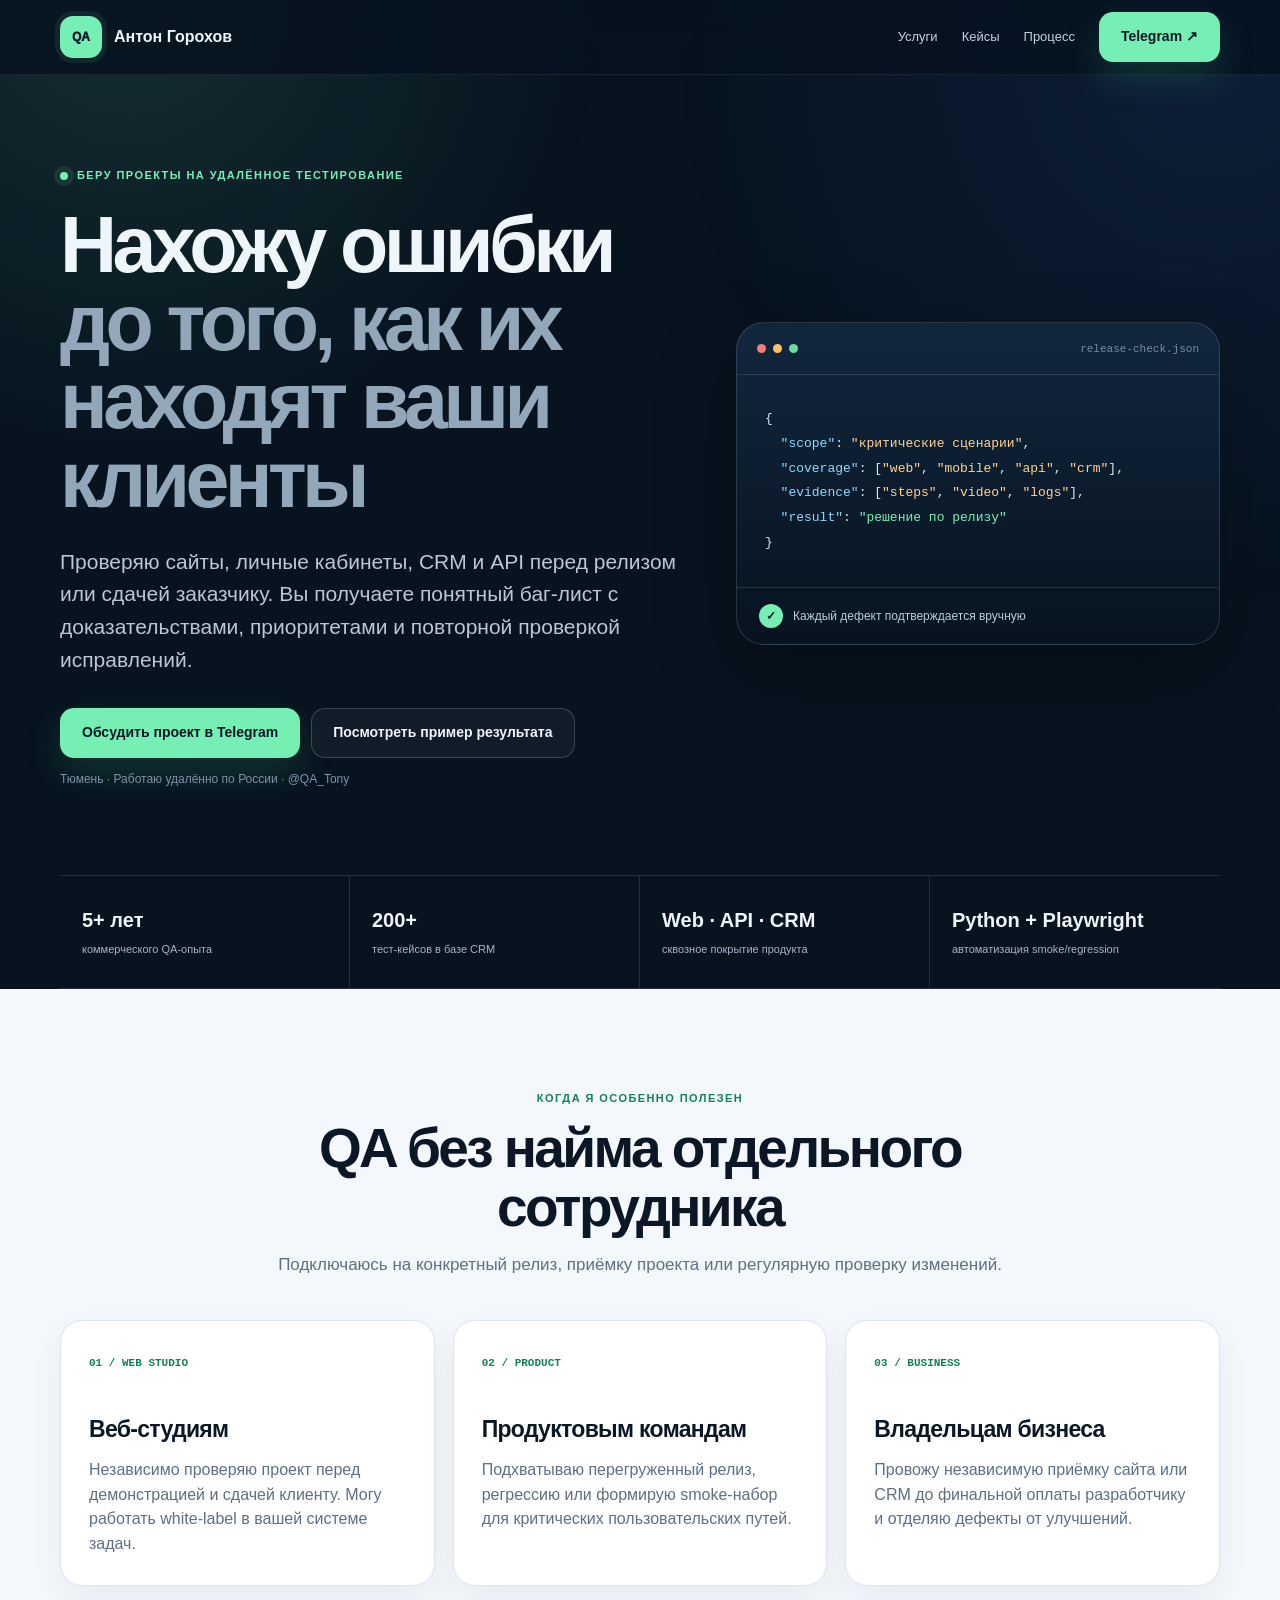
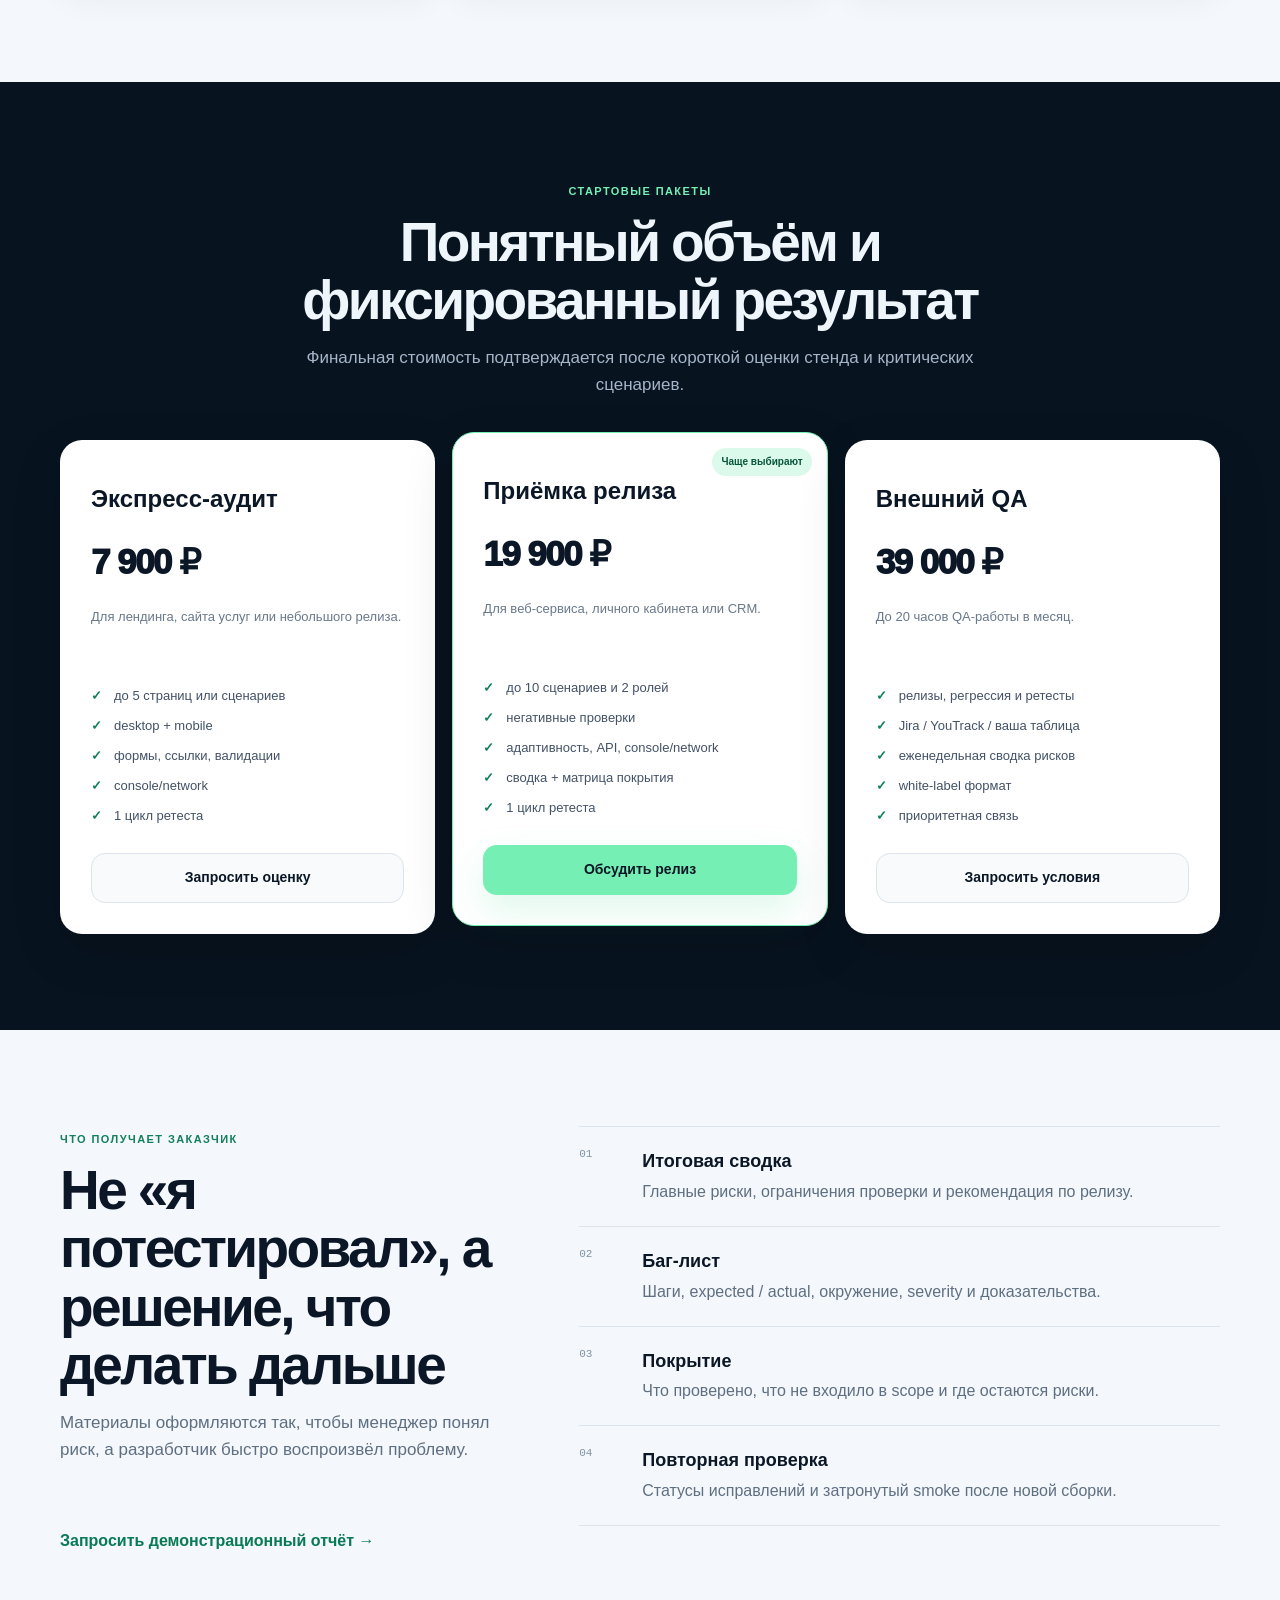
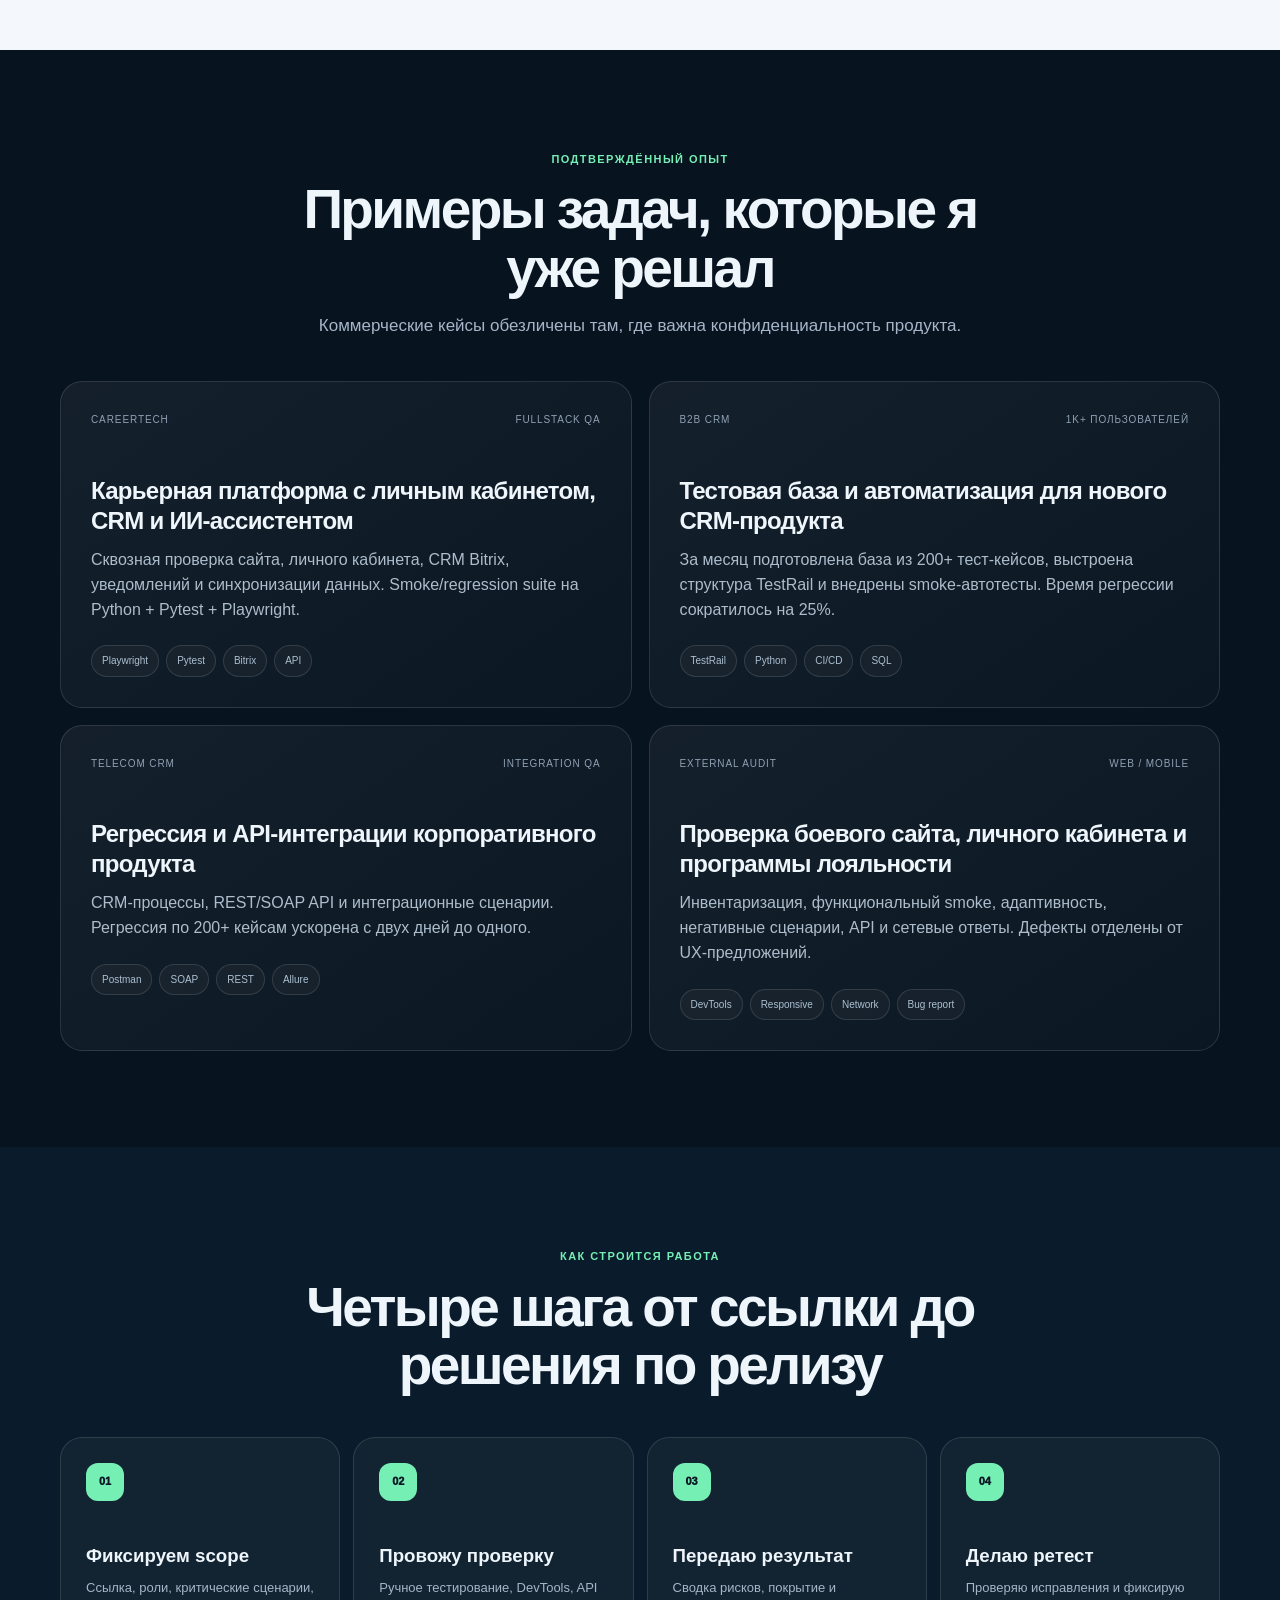
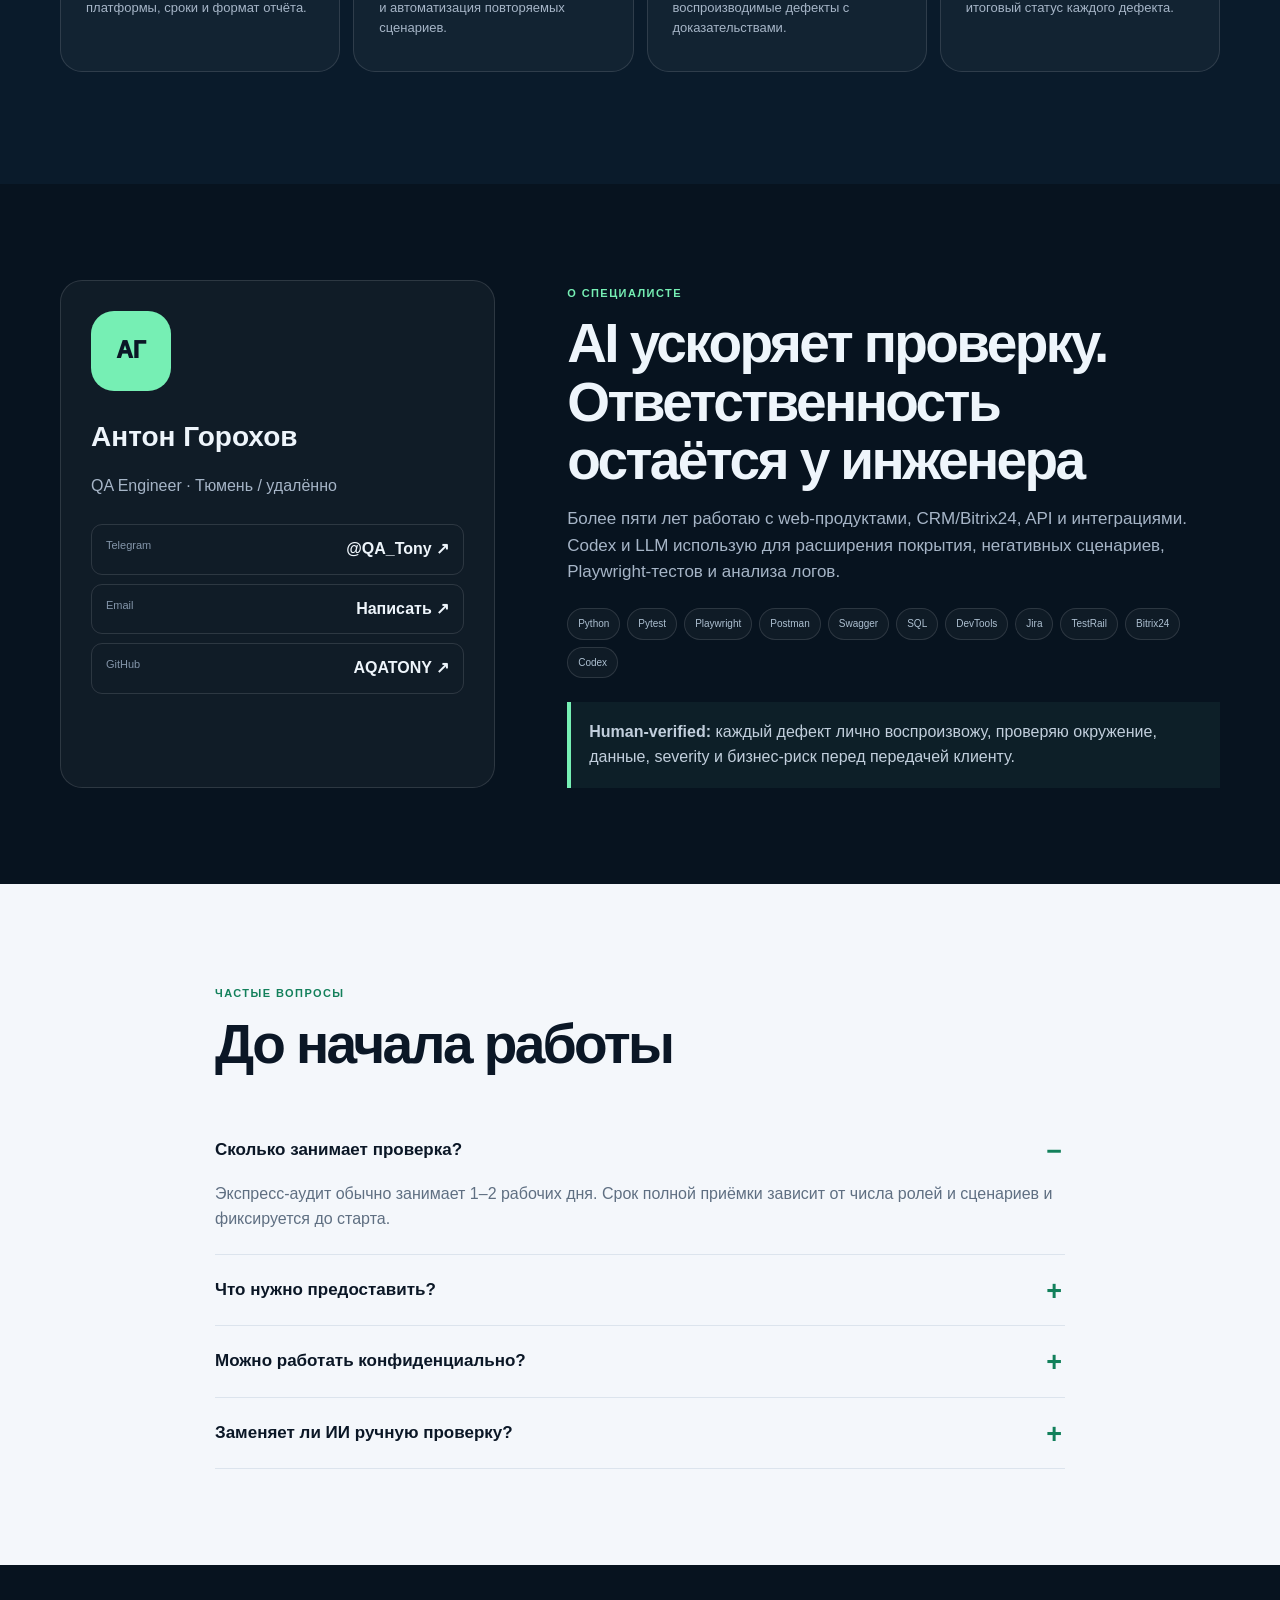
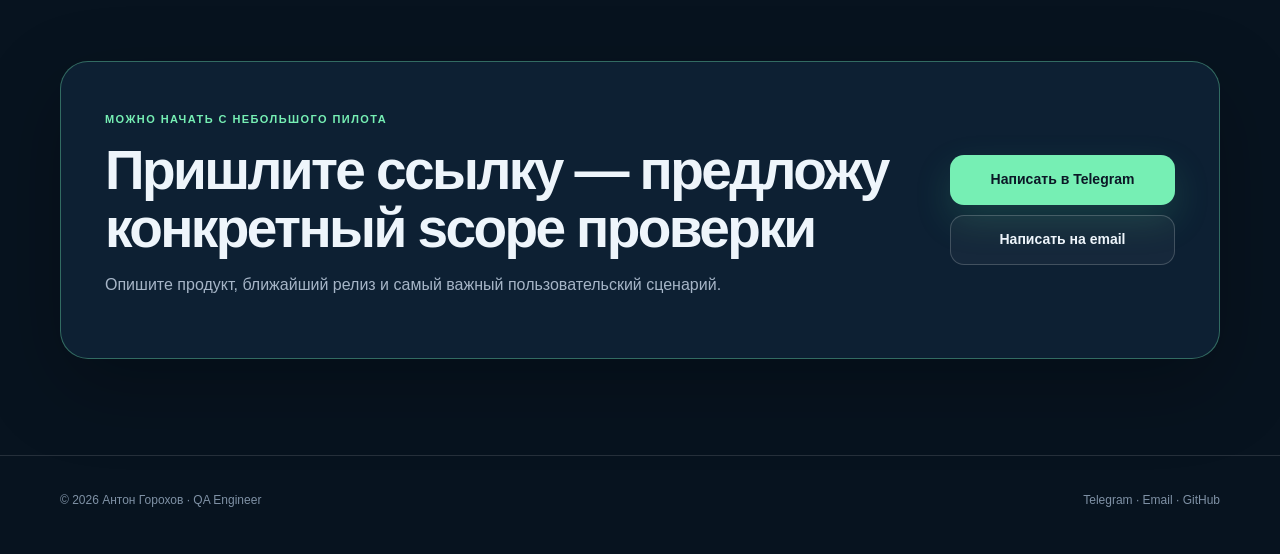
<file: qa-portfolio-2026/index.html>
<!doctype html>
<html lang="ru">
<head>
<meta charset="utf-8">
<meta name="viewport" content="width=device-width,initial-scale=1">
<title>Антон Горохов — внешний QA для сайтов, CRM и API</title>
<meta name="description" content="Независимое тестирование сайтов, личных кабинетов, CRM и API перед релизом. Баг-лист с доказательствами, приоритетами и повторной проверкой.">
<meta name="theme-color" content="#07131f">
<meta property="og:type" content="website"><meta property="og:locale" content="ru_RU">
<meta property="og:title" content="Антон Горохов — внешний QA-инженер">
<meta property="og:description" content="Нахожу ошибки до того, как их находят клиенты. Web · CRM · API · Python + Playwright.">
<style>
:root{--bg:#07131f;--bg2:#0d2033;--paper:#f4f7fb;--white:#fff;--text:#eef5fb;--muted:#a6b5c7;--ink:#0b1726;--ink2:#5f6f82;--line:rgba(255,255,255,.12);--lined:#dce4ed;--accent:#76efb4;--radius:22px;--max:1160px;--shadow:0 28px 80px rgba(0,0,0,.25)}*{box-sizing:border-box}html{scroll-behavior:smooth}body{margin:0;color:var(--text);background:var(--bg);font-family:Inter,-apple-system,BlinkMacSystemFont,"Segoe UI",Roboto,Arial,sans-serif;line-height:1.55;-webkit-font-smoothing:antialiased}body:before{content:"";position:fixed;inset:0;z-index:-1;background:radial-gradient(circle at 10% 0,rgba(118,239,180,.12),transparent 30rem),radial-gradient(circle at 95% 7%,rgba(69,130,255,.1),transparent 34rem)}a{color:inherit;text-decoration:none}.wrap{width:min(var(--max),calc(100% - 40px));margin:auto}.section{padding:96px 0}.light{color:var(--ink);background:var(--paper)}.header{position:sticky;top:0;z-index:50;background:rgba(7,19,31,.84);backdrop-filter:blur(18px);border-bottom:1px solid rgba(255,255,255,.07)}.nav{min-height:74px;display:flex;align-items:center;justify-content:space-between;gap:24px}.brand{display:flex;align-items:center;gap:12px;font-weight:850}.mark{width:42px;height:42px;display:grid;place-items:center;color:var(--ink);background:var(--accent);border-radius:13px;font-size:12px;font-weight:950;box-shadow:0 0 0 5px rgba(118,239,180,.08)}.menu{display:flex;align-items:center;gap:24px;color:#c5d1de;font-size:13px}.menu a:hover{color:var(--accent)}.btn{min-height:50px;display:inline-flex;align-items:center;justify-content:center;padding:0 21px;border:1px solid transparent;border-radius:14px;font-size:14px;font-weight:850;transition:.18s}.btn:hover{transform:translateY(-2px)}.primary{color:var(--ink);background:var(--accent);box-shadow:0 15px 36px rgba(72,215,147,.17)}.secondary{border-color:rgba(255,255,255,.19);background:rgba(255,255,255,.04)}.hero{padding:92px 0 0;overflow:hidden}.hero-grid{display:grid;grid-template-columns:1.12fr .88fr;gap:60px;align-items:center}.eyebrow{display:flex;align-items:center;gap:9px;margin:0 0 22px;color:var(--accent);font-size:11px;font-weight:900;letter-spacing:.13em;text-transform:uppercase}.dot{width:8px;height:8px;border-radius:50%;background:var(--accent);box-shadow:0 0 0 6px rgba(118,239,180,.1)}h1{margin:0;font-size:clamp(46px,6.6vw,79px);line-height:.99;letter-spacing:-.058em}h1 span{color:#93a7bb}.lead{max-width:760px;margin:27px 0 0;color:#bac7d5;font-size:clamp(17px,1.8vw,21px)}.actions{display:flex;flex-wrap:wrap;gap:11px;margin-top:32px}.micro{color:#7f92a7;font-size:12px}.console{overflow:hidden;border:1px solid rgba(255,255,255,.14);border-radius:28px;background:linear-gradient(180deg,#11263d,#07131f);box-shadow:var(--shadow)}.console-head{height:52px;display:flex;align-items:center;gap:7px;padding:0 20px;border-bottom:1px solid var(--line)}.console-head i{width:9px;height:9px;border-radius:50%;background:#53677e}.console-head i:first-child{background:#ff7b75}.console-head i:nth-child(2){background:#ffc15f}.console-head i:nth-child(3){background:#6ddb99}.console-head small{margin-left:auto;color:#7a8da2;font:11px ui-monospace,monospace}.console pre{margin:0;padding:32px 28px;color:#dce8f2;white-space:pre-wrap;font:13px/1.9 ui-monospace,monospace}.key{color:#8dd7ff}.val{color:#ffd292}.good{color:var(--accent)}.console-foot{display:flex;align-items:center;gap:10px;padding:16px 22px;border-top:1px solid var(--line);color:#c0cbd8;font-size:12px}.console-foot b{width:24px;height:24px;display:grid;place-items:center;color:var(--ink);background:var(--accent);border-radius:50%}.metrics{display:grid;grid-template-columns:repeat(4,1fr);margin-top:74px;border-block:1px solid var(--line)}.metrics div{min-height:112px;padding:22px;display:flex;flex-direction:column;justify-content:center;border-right:1px solid var(--line)}.metrics div:last-child{border-right:0}.metrics strong{font-size:20px}.metrics span{margin-top:5px;color:var(--muted);font-size:11px}.head{max-width:760px;margin:0 0 42px}.head.center{margin-left:auto;margin-right:auto;text-align:center}.kicker{color:#13805b;font-size:11px;font-weight:900;letter-spacing:.13em;text-transform:uppercase}.dark .kicker{color:var(--accent)}.head h2,.about-copy h2,.cta h2{margin:10px 0 0;font-size:clamp(35px,4.5vw,55px);line-height:1.06;letter-spacing:-.047em}.head p{margin:16px 0 0;color:var(--ink2);font-size:17px}.dark .head p{color:var(--muted)}.cards{display:grid;grid-template-columns:repeat(3,1fr);gap:18px}.card{padding:28px;border:1px solid var(--lined);border-radius:var(--radius);background:var(--white);box-shadow:0 12px 34px rgba(9,26,45,.055)}.card small{color:#13805b;font:800 11px ui-monospace,monospace}.card h3{margin:38px 0 10px;font-size:23px;letter-spacing:-.03em}.card p{margin:0;color:var(--ink2)}.pricing{display:grid;grid-template-columns:repeat(3,1fr);gap:17px}.price-card{position:relative;display:flex;flex-direction:column;padding:30px;color:var(--ink);background:var(--white);border:1px solid rgba(255,255,255,.1);border-radius:var(--radius);box-shadow:0 18px 50px rgba(0,0,0,.14)}.price-card.featured{transform:translateY(-8px);border-color:var(--accent)}.badge{position:absolute;right:15px;top:15px;padding:6px 9px;color:#07563b;background:#dcfaeb;border-radius:999px;font-size:10px;font-weight:900}.price-card h3{margin:9px 0 0;font-size:24px}.price{margin:18px 0 4px;font-size:35px;font-weight:950;letter-spacing:-.045em}.price-note{min-height:42px;color:#69788b;font-size:13px}.list{display:grid;gap:10px;padding:0;margin:24px 0 27px;list-style:none;color:#435266;font-size:13px}.list li{position:relative;padding-left:23px}.list li:before{content:"✓";position:absolute;left:0;color:#11805a;font-weight:900}.price-card .btn{width:100%;margin-top:auto}.price-card .secondary{color:var(--ink);border-color:var(--lined);background:#f8fafc}.deliver{display:grid;grid-template-columns:.82fr 1.18fr;gap:74px}.deliver-list{border-top:1px solid var(--lined)}.deliver-list>div{display:grid;grid-template-columns:45px 1fr;gap:18px;padding:21px 0;border-bottom:1px solid var(--lined)}.deliver-list>div>span{color:#8292a3;font:11px ui-monospace,monospace}.deliver-list strong{font-size:18px}.deliver-list p{margin:4px 0 0;color:var(--ink2)}.report-link{display:inline-flex;margin-top:24px;color:#087a54;font-weight:850}.case-grid{display:grid;grid-template-columns:repeat(2,1fr);gap:17px}.case{min-height:300px;padding:30px;border:1px solid var(--line);border-radius:var(--radius);background:linear-gradient(145deg,rgba(255,255,255,.055),rgba(255,255,255,.02))}.case-meta{display:flex;justify-content:space-between;gap:12px;color:#8fa1b4;font-size:10px;letter-spacing:.09em;text-transform:uppercase}.case h3{margin:48px 0 12px;font-size:24px;line-height:1.25;letter-spacing:-.03em}.case p{margin:0;color:#adbdcc}.tags,.skills{display:flex;flex-wrap:wrap;gap:7px;margin-top:23px}.tags span,.skills span{padding:7px 10px;color:#adc0d1;background:rgba(255,255,255,.035);border:1px solid rgba(255,255,255,.12);border-radius:999px;font-size:10px}.process{display:grid;grid-template-columns:repeat(4,1fr);gap:13px;padding:0;list-style:none}.process li{min-height:235px;padding:25px;border:1px solid var(--line);border-radius:var(--radius);background:rgba(255,255,255,.035)}.process span{width:38px;height:38px;display:grid;place-items:center;color:var(--ink);background:var(--accent);border-radius:12px;font-size:11px;font-weight:950}.process h3{margin:40px 0 8px}.process p{margin:0;color:var(--muted);font-size:13px}.about{display:grid;grid-template-columns:.8fr 1.2fr;gap:72px}.profile{padding:30px;border:1px solid var(--line);border-radius:var(--radius);background:rgba(255,255,255,.04)}.avatar{width:80px;height:80px;display:grid;place-items:center;color:var(--ink);background:var(--accent);border-radius:23px;font-size:23px;font-weight:950}.profile h3{margin:24px 0 5px;font-size:28px}.profile p,.about-copy p{color:var(--muted)}.contacts{display:grid;gap:9px;margin-top:25px}.contacts a{display:flex;justify-content:space-between;gap:16px;padding:12px 14px;border:1px solid var(--line);border-radius:11px}.contacts span{color:#8496aa;font-size:11px}.about-copy>p{font-size:17px}.ai-note{margin-top:24px;padding:18px;border-left:4px solid var(--accent);background:rgba(118,239,180,.06);color:#c2cfdd}.faq{max-width:850px}.faq details{border-bottom:1px solid var(--lined)}.faq summary{position:relative;padding:22px 42px 22px 0;cursor:pointer;list-style:none;font-size:17px;font-weight:850}.faq summary:after{content:"+";position:absolute;right:3px;top:16px;font-size:27px;color:#12805b}.faq details[open] summary:after{content:"−"}.faq p{margin:-3px 0 22px;color:var(--ink2)}.cta{display:grid;grid-template-columns:1fr auto;gap:35px;align-items:center;padding:44px;border:1px solid rgba(118,239,180,.36);border-radius:28px;background:var(--bg2);box-shadow:var(--shadow)}.cta p{color:var(--muted)}.cta-actions{display:grid;gap:10px;min-width:225px}.footer{padding:35px 0 44px;border-top:1px solid var(--line);color:#7f91a5;font-size:12px}.foot{display:flex;justify-content:space-between;gap:24px;align-items:center}@media(max-width:980px){.hero-grid,.deliver,.about{grid-template-columns:1fr}.cards,.pricing{grid-template-columns:1fr}.price-card.featured{transform:none}.case-grid{grid-template-columns:1fr}.process{grid-template-columns:repeat(2,1fr)}.cta{grid-template-columns:1fr}.cta-actions{display:flex}.metrics{grid-template-columns:repeat(2,1fr)}}@media(max-width:680px){.wrap{width:min(var(--max),calc(100% - 28px))}.section{padding:70px 0}.menu a:not(.btn){display:none}.hero{padding-top:60px}h1{font-size:44px}.actions{display:grid}.actions .btn{width:100%}.console pre{padding:24px 19px;font-size:10px}.metrics{grid-template-columns:1fr;margin-top:48px}.metrics div{min-height:88px;padding-inline:0;border-right:0;border-bottom:1px solid var(--line)}.process{grid-template-columns:1fr}.cta{padding:29px 23px}.cta-actions{display:grid}.foot{flex-direction:column;align-items:flex-start}}
</style>
<script type="application/ld+json">{"@context":"https://schema.org","@type":"ProfessionalService","name":"Антон Горохов — внешний QA-инженер","description":"Тестирование сайтов, CRM и API перед релизом","areaServed":"Россия","email":"mailto:agorokhov95@gmail.com","sameAs":["https://t.me/QA_Tony","https://github.com/AQATONY"]}</script>
</head>
<body>
<header class="header"><div class="wrap nav"><a class="brand" href="#top"><span class="mark">QA</span><span>Антон Горохов</span></a><nav class="menu"><a href="#services">Услуги</a><a href="#cases">Кейсы</a><a href="#process">Процесс</a><a class="btn primary" href="https://t.me/QA_Tony" target="_blank" rel="noopener">Telegram ↗</a></nav></div></header>
<main>
<section class="hero" id="top"><div class="wrap hero-grid"><div><div class="eyebrow"><span class="dot"></span>Беру проекты на удалённое тестирование</div><h1>Нахожу ошибки <span>до того, как их находят ваши клиенты</span></h1><p class="lead">Проверяю сайты, личные кабинеты, CRM и API перед релизом или сдачей заказчику. Вы получаете понятный баг-лист с доказательствами, приоритетами и повторной проверкой исправлений.</p><div class="actions"><a class="btn primary" href="https://t.me/QA_Tony" target="_blank" rel="noopener">Обсудить проект в Telegram</a><a class="btn secondary" href="#report">Посмотреть пример результата</a></div><p class="micro">Тюмень · Работаю удалённо по России · @QA_Tony</p></div><aside class="console"><div class="console-head"><i></i><i></i><i></i><small>release-check.json</small></div><pre>{
  <span class="key">"scope"</span>: <span class="val">"критические сценарии"</span>,
  <span class="key">"coverage"</span>: [<span class="val">"web"</span>, <span class="val">"mobile"</span>, <span class="val">"api"</span>, <span class="val">"crm"</span>],
  <span class="key">"evidence"</span>: [<span class="val">"steps"</span>, <span class="val">"video"</span>, <span class="val">"logs"</span>],
  <span class="key">"result"</span>: <span class="good">"решение по релизу"</span>
}</pre><div class="console-foot"><b>✓</b>Каждый дефект подтверждается вручную</div></aside></div><div class="wrap metrics"><div><strong>5+ лет</strong><span>коммерческого QA-опыта</span></div><div><strong>200+</strong><span>тест-кейсов в базе CRM</span></div><div><strong>Web · API · CRM</strong><span>сквозное покрытие продукта</span></div><div><strong>Python + Playwright</strong><span>автоматизация smoke/regression</span></div></div></section>
<section class="section light"><div class="wrap"><div class="head center"><span class="kicker">Когда я особенно полезен</span><h2>QA без найма отдельного сотрудника</h2><p>Подключаюсь на конкретный релиз, приёмку проекта или регулярную проверку изменений.</p></div><div class="cards"><article class="card"><small>01 / WEB STUDIO</small><h3>Веб-студиям</h3><p>Независимо проверяю проект перед демонстрацией и сдачей клиенту. Могу работать white-label в вашей системе задач.</p></article><article class="card"><small>02 / PRODUCT</small><h3>Продуктовым командам</h3><p>Подхватываю перегруженный релиз, регрессию или формирую smoke-набор для критических пользовательских путей.</p></article><article class="card"><small>03 / BUSINESS</small><h3>Владельцам бизнеса</h3><p>Провожу независимую приёмку сайта или CRM до финальной оплаты разработчику и отделяю дефекты от улучшений.</p></article></div></div></section>
<section class="section dark" id="services"><div class="wrap"><div class="head center"><span class="kicker">Стартовые пакеты</span><h2>Понятный объём и фиксированный результат</h2><p>Финальная стоимость подтверждается после короткой оценки стенда и критических сценариев.</p></div><div class="pricing"><article class="price-card"><h3>Экспресс-аудит</h3><p class="price">7 900 ₽</p><p class="price-note">Для лендинга, сайта услуг или небольшого релиза.</p><ul class="list"><li>до 5 страниц или сценариев</li><li>desktop + mobile</li><li>формы, ссылки, валидации</li><li>console/network</li><li>1 цикл ретеста</li></ul><a class="btn secondary" href="mailto:agorokhov95@gmail.com?subject=Экспресс-аудит%20сайта">Запросить оценку</a></article><article class="price-card featured"><span class="badge">Чаще выбирают</span><h3>Приёмка релиза</h3><p class="price">19 900 ₽</p><p class="price-note">Для веб-сервиса, личного кабинета или CRM.</p><ul class="list"><li>до 10 сценариев и 2 ролей</li><li>негативные проверки</li><li>адаптивность, API, console/network</li><li>сводка + матрица покрытия</li><li>1 цикл ретеста</li></ul><a class="btn primary" href="https://t.me/QA_Tony" target="_blank" rel="noopener">Обсудить релиз</a></article><article class="price-card"><h3>Внешний QA</h3><p class="price">39 000 ₽</p><p class="price-note">До 20 часов QA-работы в месяц.</p><ul class="list"><li>релизы, регрессия и ретесты</li><li>Jira / YouTrack / ваша таблица</li><li>еженедельная сводка рисков</li><li>white-label формат</li><li>приоритетная связь</li></ul><a class="btn secondary" href="mailto:agorokhov95@gmail.com?subject=Внешний%20QA%20на%20месяц">Запросить условия</a></article></div></div></section>
<section class="section light" id="report"><div class="wrap deliver"><div><div class="head"><span class="kicker">Что получает заказчик</span><h2>Не «я потестировал», а решение, что делать дальше</h2><p>Материалы оформляются так, чтобы менеджер понял риск, а разработчик быстро воспроизвёл проблему.</p></div><a class="report-link" href="#contact">Запросить демонстрационный отчёт →</a></div><div class="deliver-list"><div><span>01</span><div><strong>Итоговая сводка</strong><p>Главные риски, ограничения проверки и рекомендация по релизу.</p></div></div><div><span>02</span><div><strong>Баг-лист</strong><p>Шаги, expected / actual, окружение, severity и доказательства.</p></div></div><div><span>03</span><div><strong>Покрытие</strong><p>Что проверено, что не входило в scope и где остаются риски.</p></div></div><div><span>04</span><div><strong>Повторная проверка</strong><p>Статусы исправлений и затронутый smoke после новой сборки.</p></div></div></div></div></section>
<section class="section dark" id="cases"><div class="wrap"><div class="head center"><span class="kicker">Подтверждённый опыт</span><h2>Примеры задач, которые я уже решал</h2><p>Коммерческие кейсы обезличены там, где важна конфиденциальность продукта.</p></div><div class="case-grid"><article class="case"><div class="case-meta"><span>CareerTech</span><span>Fullstack QA</span></div><h3>Карьерная платформа с личным кабинетом, CRM и ИИ-ассистентом</h3><p>Сквозная проверка сайта, личного кабинета, CRM Bitrix, уведомлений и синхронизации данных. Smoke/regression suite на Python + Pytest + Playwright.</p><div class="tags"><span>Playwright</span><span>Pytest</span><span>Bitrix</span><span>API</span></div></article><article class="case"><div class="case-meta"><span>B2B CRM</span><span>1K+ пользователей</span></div><h3>Тестовая база и автоматизация для нового CRM-продукта</h3><p>За месяц подготовлена база из 200+ тест-кейсов, выстроена структура TestRail и внедрены smoke-автотесты. Время регрессии сократилось на 25%.</p><div class="tags"><span>TestRail</span><span>Python</span><span>CI/CD</span><span>SQL</span></div></article><article class="case"><div class="case-meta"><span>Telecom CRM</span><span>Integration QA</span></div><h3>Регрессия и API-интеграции корпоративного продукта</h3><p>CRM-процессы, REST/SOAP API и интеграционные сценарии. Регрессия по 200+ кейсам ускорена с двух дней до одного.</p><div class="tags"><span>Postman</span><span>SOAP</span><span>REST</span><span>Allure</span></div></article><article class="case"><div class="case-meta"><span>External audit</span><span>Web / Mobile</span></div><h3>Проверка боевого сайта, личного кабинета и программы лояльности</h3><p>Инвентаризация, функциональный smoke, адаптивность, негативные сценарии, API и сетевые ответы. Дефекты отделены от UX-предложений.</p><div class="tags"><span>DevTools</span><span>Responsive</span><span>Network</span><span>Bug report</span></div></article></div></div></section>
<section class="section dark" id="process" style="background:#0a1b2b"><div class="wrap"><div class="head center"><span class="kicker">Как строится работа</span><h2>Четыре шага от ссылки до решения по релизу</h2></div><ol class="process"><li><span>01</span><h3>Фиксируем scope</h3><p>Ссылка, роли, критические сценарии, платформы, сроки и формат отчёта.</p></li><li><span>02</span><h3>Провожу проверку</h3><p>Ручное тестирование, DevTools, API и автоматизация повторяемых сценариев.</p></li><li><span>03</span><h3>Передаю результат</h3><p>Сводка рисков, покрытие и воспроизводимые дефекты с доказательствами.</p></li><li><span>04</span><h3>Делаю ретест</h3><p>Проверяю исправления и фиксирую итоговый статус каждого дефекта.</p></li></ol></div></section>
<section class="section dark"><div class="wrap about"><aside class="profile"><div class="avatar">АГ</div><h3>Антон Горохов</h3><p>QA Engineer · Тюмень / удалённо</p><div class="contacts"><a href="https://t.me/QA_Tony" target="_blank" rel="noopener"><span>Telegram</span><b>@QA_Tony ↗</b></a><a href="mailto:agorokhov95@gmail.com"><span>Email</span><b>Написать ↗</b></a><a href="https://github.com/AQATONY" target="_blank" rel="noopener"><span>GitHub</span><b>AQATONY ↗</b></a></div></aside><div class="about-copy"><span class="kicker">О специалисте</span><h2>AI ускоряет проверку. Ответственность остаётся у инженера</h2><p>Более пяти лет работаю с web-продуктами, CRM/Bitrix24, API и интеграциями. Codex и LLM использую для расширения покрытия, негативных сценариев, Playwright-тестов и анализа логов.</p><div class="skills"><span>Python</span><span>Pytest</span><span>Playwright</span><span>Postman</span><span>Swagger</span><span>SQL</span><span>DevTools</span><span>Jira</span><span>TestRail</span><span>Bitrix24</span><span>Codex</span></div><div class="ai-note"><b>Human-verified:</b> каждый дефект лично воспроизвожу, проверяю окружение, данные, severity и бизнес-риск перед передачей клиенту.</div></div></div></section>
<section class="section light"><div class="wrap faq"><div class="head"><span class="kicker">Частые вопросы</span><h2>До начала работы</h2></div><details open><summary>Сколько занимает проверка?</summary><p>Экспресс-аудит обычно занимает 1–2 рабочих дня. Срок полной приёмки зависит от числа ролей и сценариев и фиксируется до старта.</p></details><details><summary>Что нужно предоставить?</summary><p>Ссылку на стенд, тестовые аккаунты, критические сценарии и известные ограничения. Исходный код нужен только для автоматизации или углублённого анализа.</p></details><details><summary>Можно работать конфиденциально?</summary><p>Да. Подписываю NDA, не публикую материалы без разрешения и использую только согласованный набор данных и доступов.</p></details><details><summary>Заменяет ли ИИ ручную проверку?</summary><p>Нет. Автоматизация ускоряет покрытие и сбор доказательств, но итоговые дефекты, критичность и рекомендацию по релизу подтверждаю лично.</p></details></div></section>
<section class="section dark" id="contact"><div class="wrap cta"><div><span class="kicker">Можно начать с небольшого пилота</span><h2>Пришлите ссылку — предложу конкретный scope проверки</h2><p>Опишите продукт, ближайший релиз и самый важный пользовательский сценарий.</p></div><div class="cta-actions"><a class="btn primary" href="https://t.me/QA_Tony" target="_blank" rel="noopener">Написать в Telegram</a><a class="btn secondary" href="mailto:agorokhov95@gmail.com?subject=QA-проверка%20проекта">Написать на email</a></div></div></section>
</main><footer class="footer"><div class="wrap foot"><span>© 2026 Антон Горохов · QA Engineer</span><span><a href="https://t.me/QA_Tony">Telegram</a> · <a href="mailto:agorokhov95@gmail.com">Email</a> · <a href="https://github.com/AQATONY">GitHub</a></span></div></footer>
</body></html>
</file>
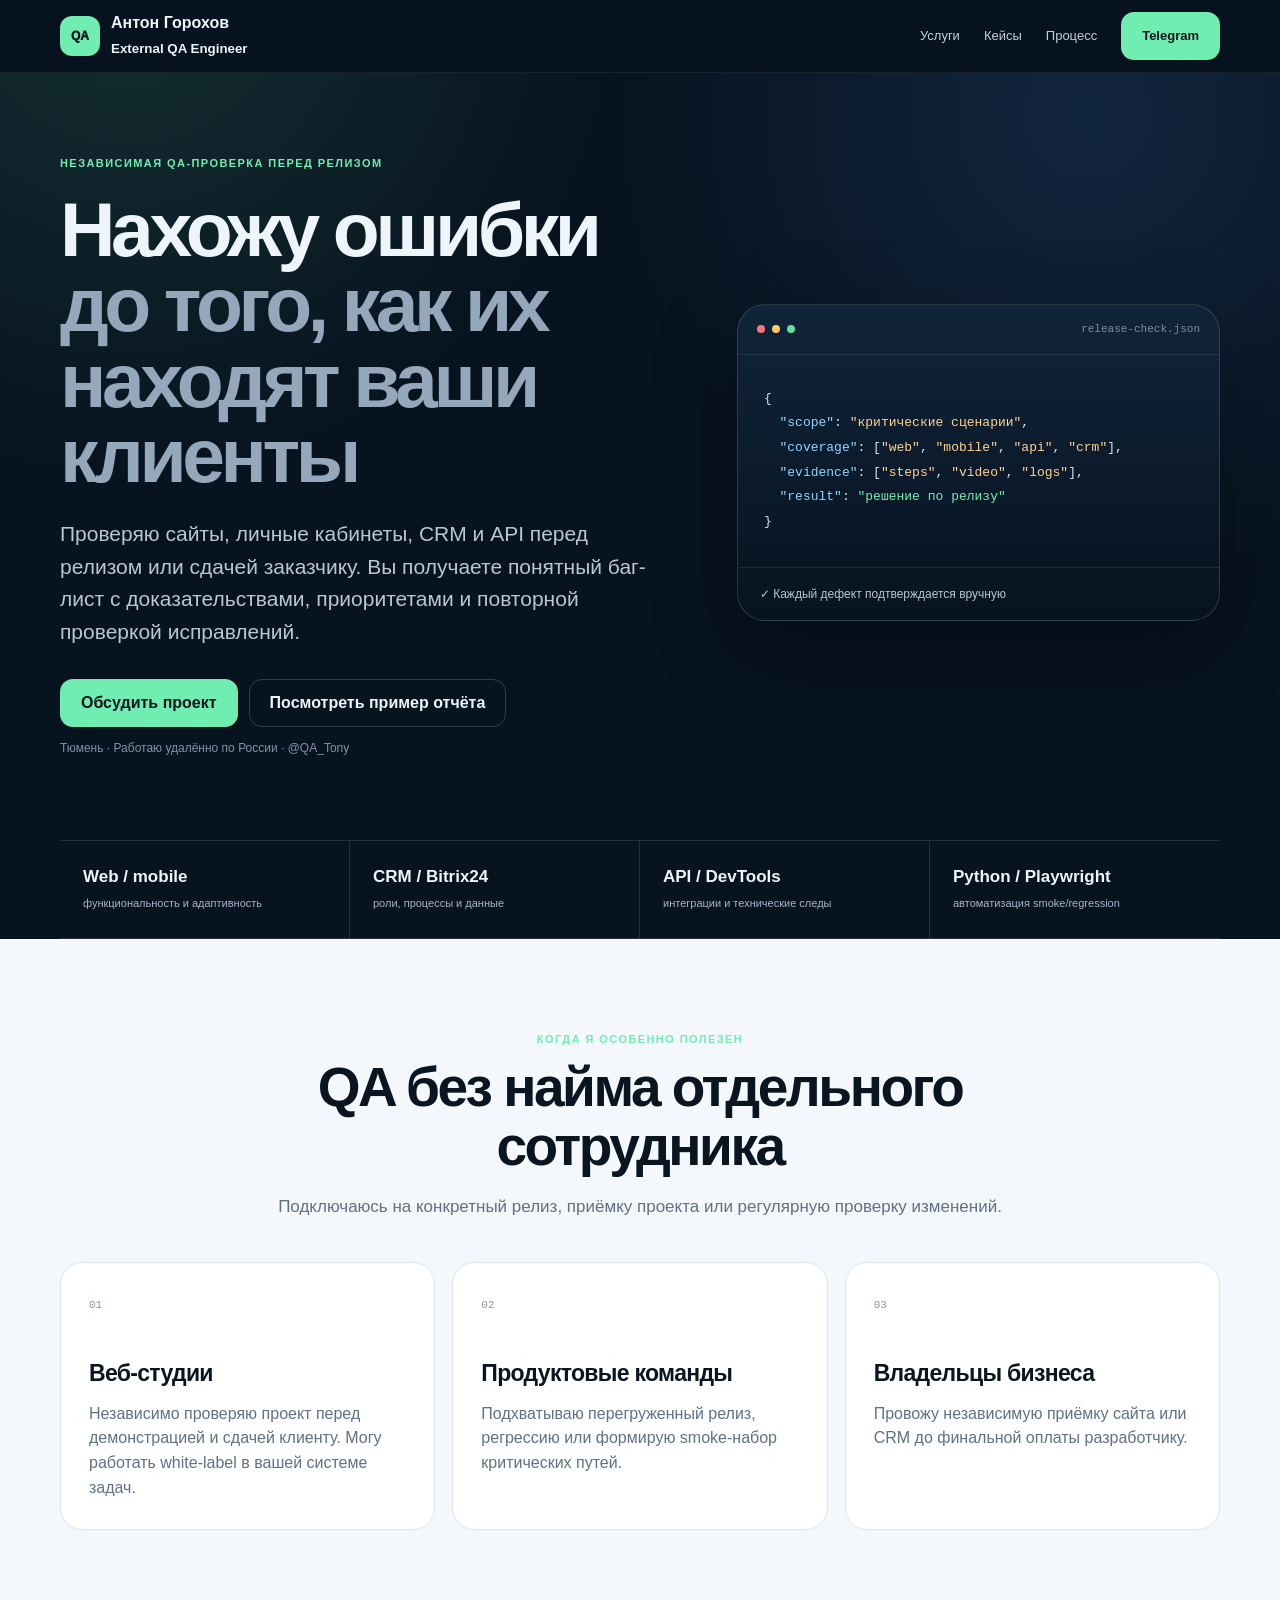
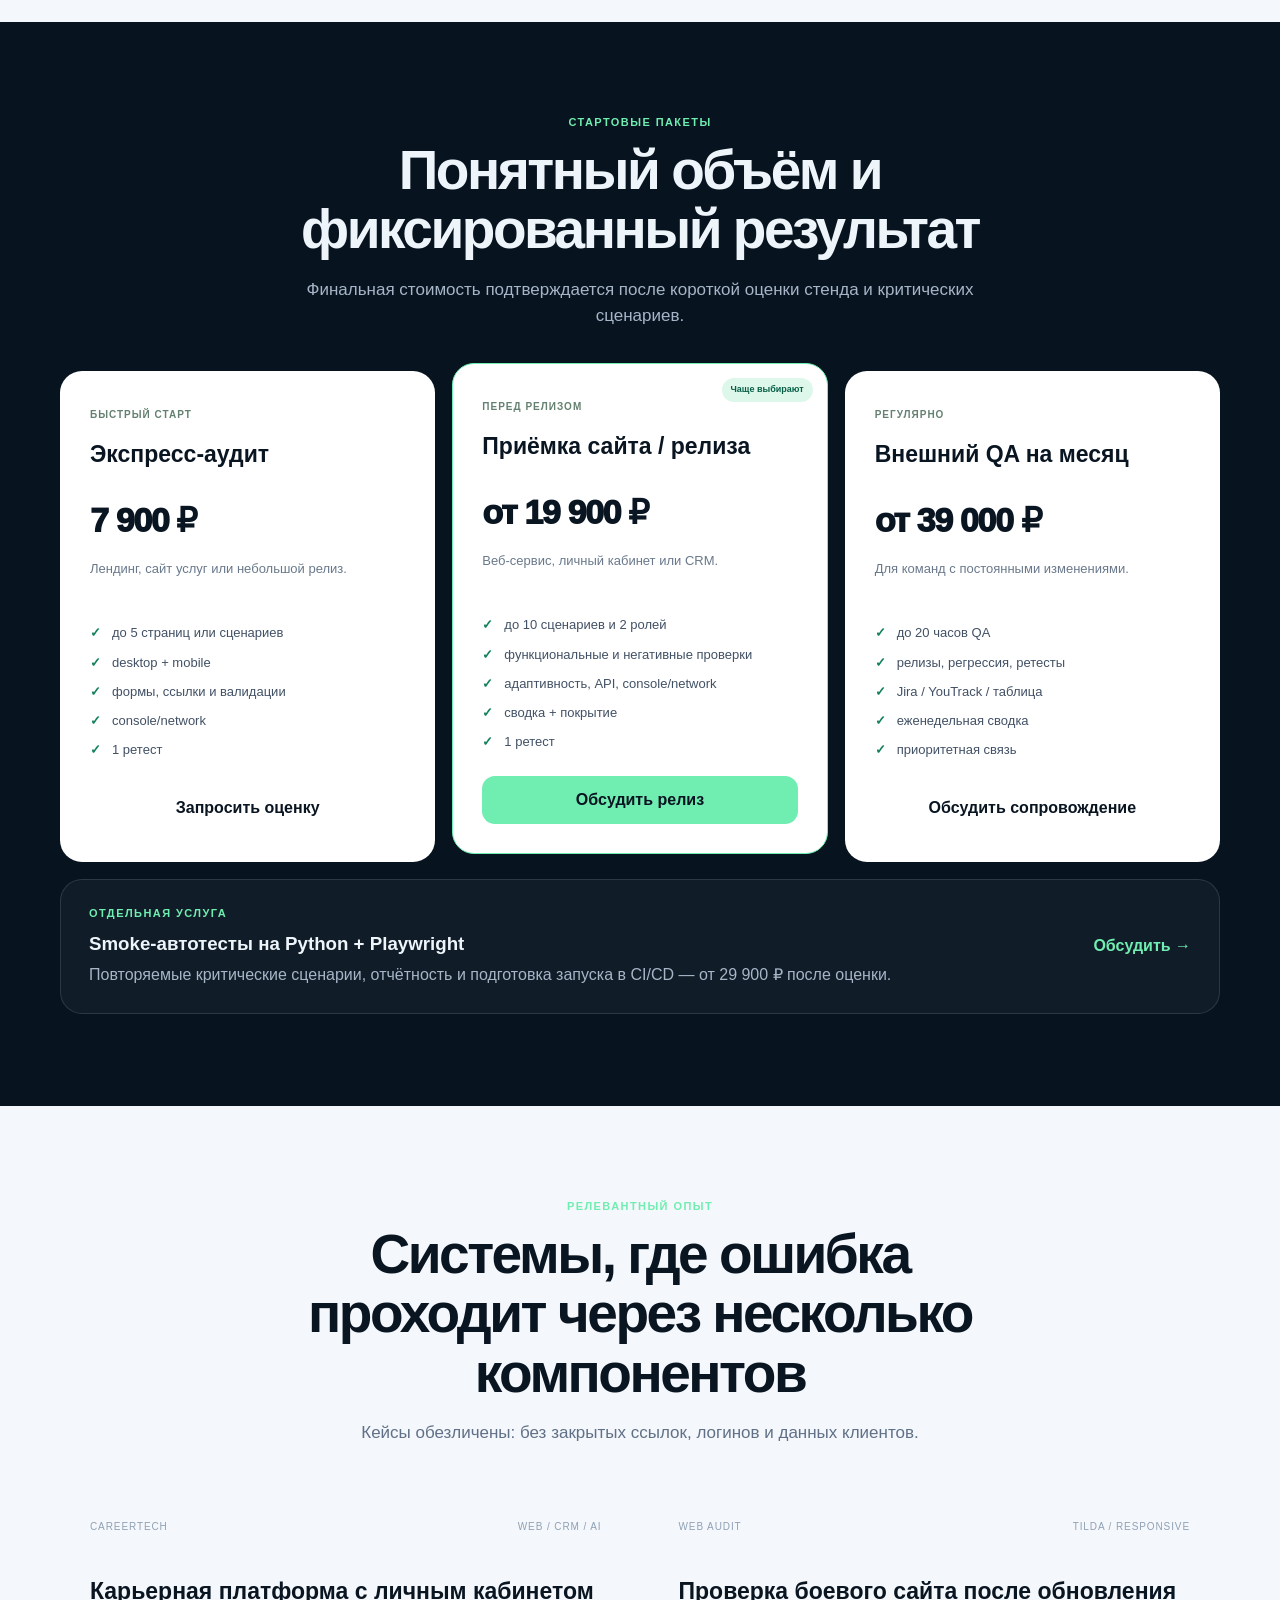
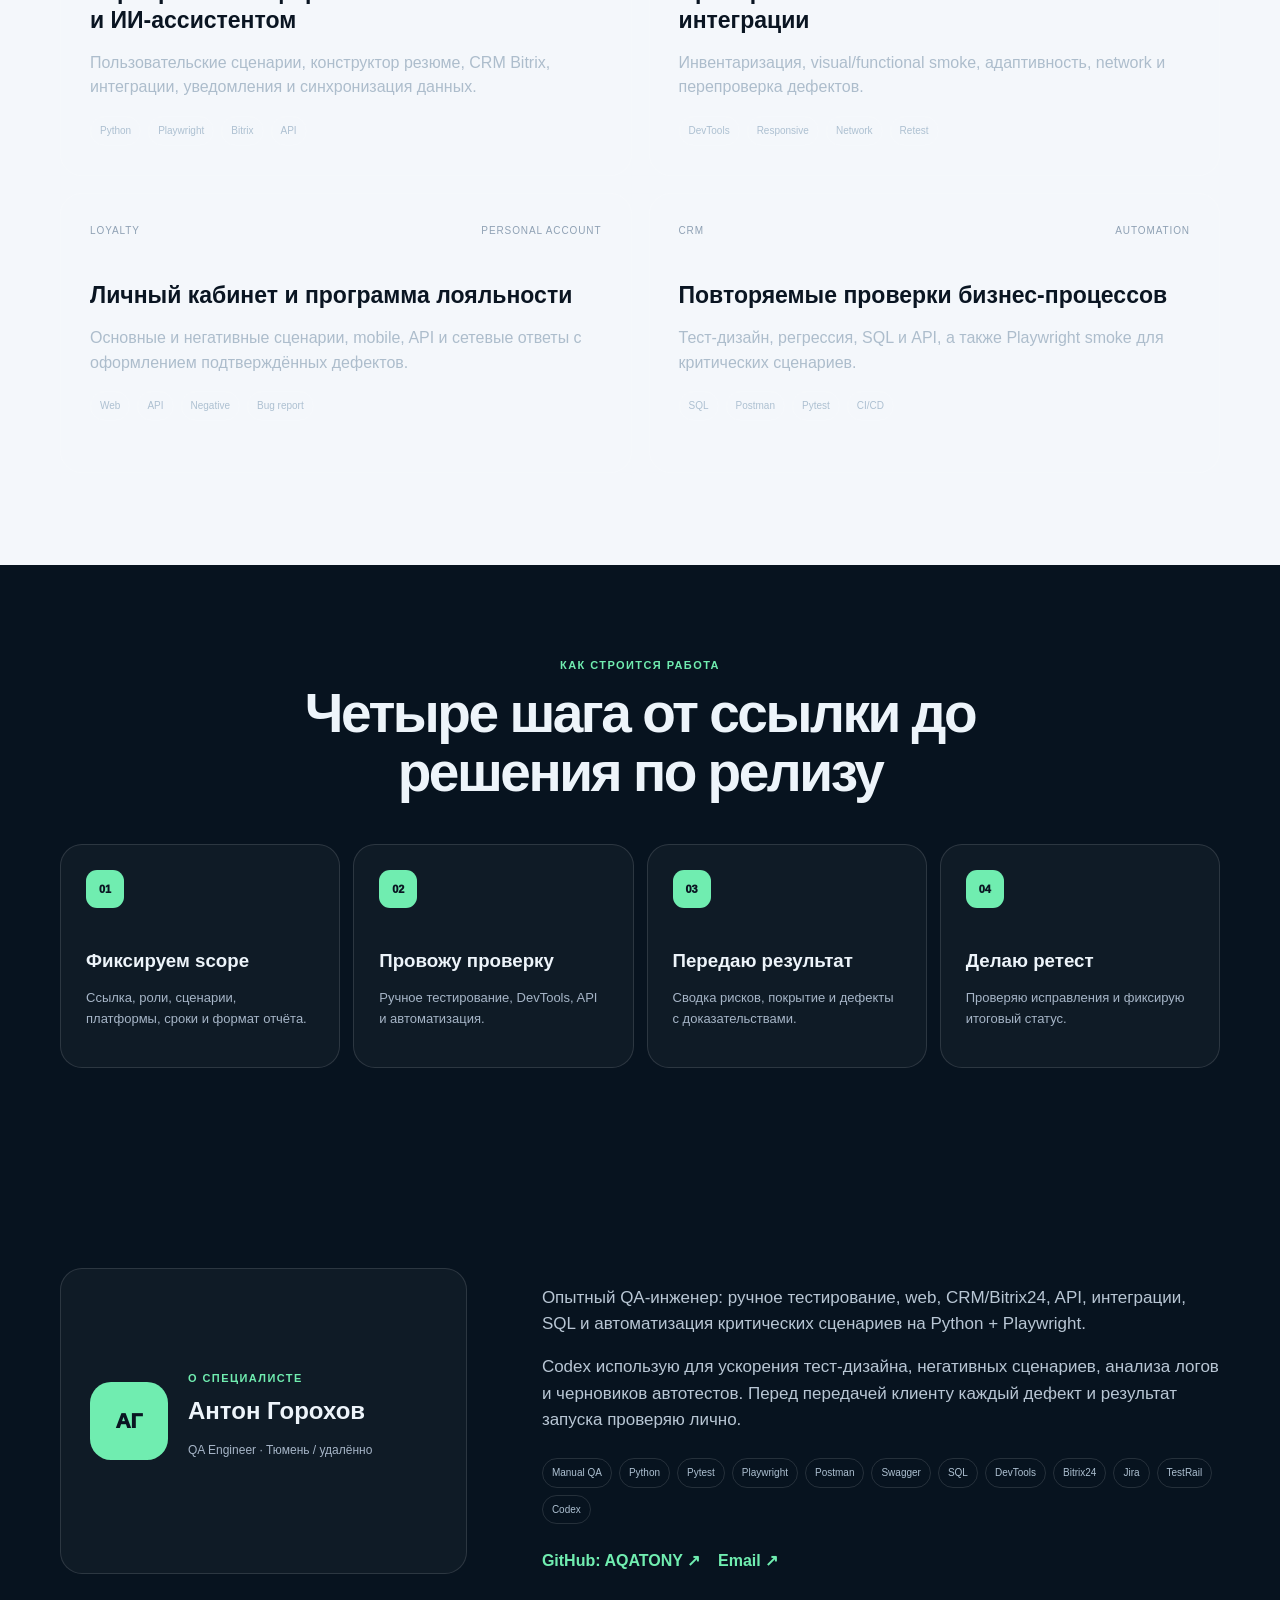
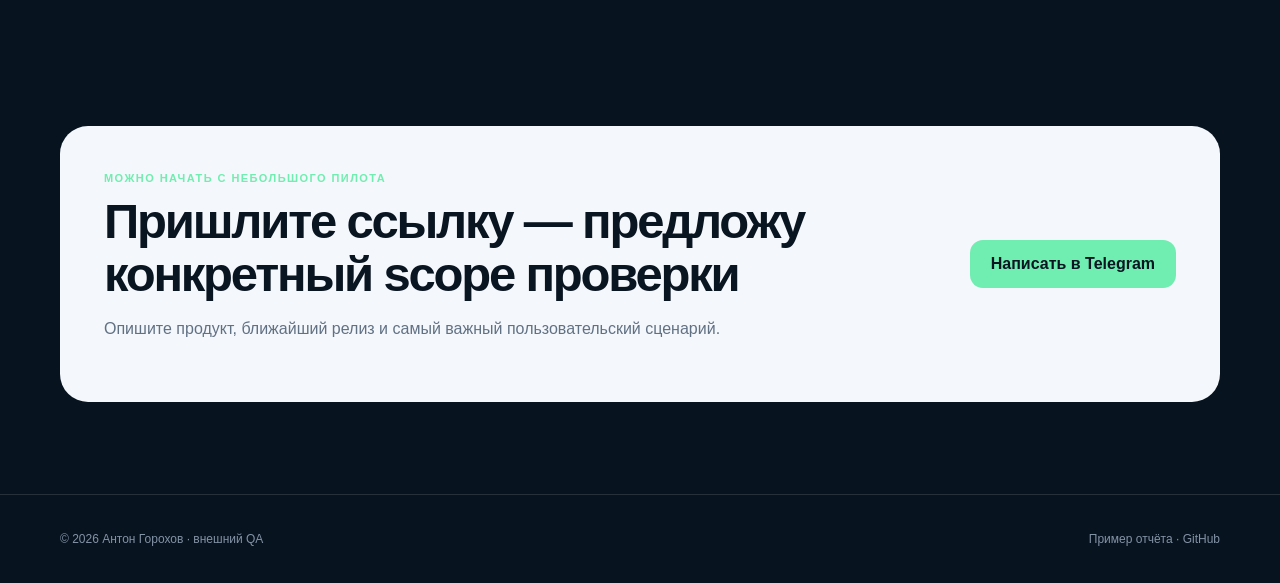
<file: qa-services-2026/index.html>
<!doctype html><html lang="ru"><head><meta charset="utf-8"><meta name="viewport" content="width=device-width,initial-scale=1"><title>Антон Горохов — внешний QA для сайтов, CRM и API</title><meta name="description" content="Независимая приёмка сайтов и веб-релизов: web, mobile, CRM/Bitrix24, API, Python и Playwright. Подтверждённые дефекты и ретест."><meta name="theme-color" content="#07131f"><style>:root{--bg:#07131f;--panel:#10243a;--paper:#f4f7fb;--white:#fff;--text:#edf4fa;--muted:#a6b5c7;--ink:#0a1522;--soft:#607087;--line:rgba(255,255,255,.12);--lined:#dce4ed;--a:#70edb0;--r:22px;--max:1160px}*{box-sizing:border-box}html{scroll-behavior:smooth}body{margin:0;background:var(--bg);color:var(--text);font-family:Inter,-apple-system,BlinkMacSystemFont,"Segoe UI",Roboto,Arial,sans-serif;line-height:1.55;-webkit-font-smoothing:antialiased}a{color:inherit;text-decoration:none}.c{width:min(calc(100% - 40px),var(--max));margin:auto}.s{padding:92px 0}.light{background:var(--paper);color:var(--ink)}header{position:sticky;top:0;z-index:20;background:rgba(7,19,31,.88);backdrop-filter:blur(16px);border-bottom:1px solid rgba(255,255,255,.07)}nav{min-height:72px;display:flex;align-items:center;justify-content:space-between;gap:24px}.brand{display:flex;align-items:center;gap:11px;font-weight:850}.mark{width:40px;height:40px;display:grid;place-items:center;background:var(--a);color:var(--ink);border-radius:12px;font-size:12px;font-weight:950}.links{display:flex;align-items:center;gap:24px;color:#c4d0de;font-size:13px}.btn{min-height:48px;display:inline-flex;align-items:center;justify-content:center;padding:0 20px;border-radius:13px;border:1px solid rgba(255,255,255,.18);font-weight:850}.primary{color:var(--ink);background:var(--a);border-color:transparent}.hero{padding:82px 0 0;overflow:hidden;background:radial-gradient(circle at 85% 5%,rgba(83,151,255,.14),transparent 30rem),radial-gradient(circle at 10% -10%,rgba(112,237,176,.13),transparent 31rem)}.hg{display:grid;grid-template-columns:1.12fr .88fr;gap:62px;align-items:center}.ey{color:var(--a);font-size:11px;font-weight:900;letter-spacing:.13em;text-transform:uppercase}h1{margin:20px 0 25px;font-size:clamp(48px,6vw,80px);line-height:.98;letter-spacing:-.057em}h1 span{color:#95a7ba}.lead{max-width:720px;color:#b9c6d4;font-size:clamp(17px,1.8vw,21px)}.actions{display:flex;flex-wrap:wrap;gap:11px;margin-top:31px}.micro{color:#8292a6;font-size:12px}.console{overflow:hidden;border:1px solid rgba(255,255,255,.14);border-radius:28px;background:linear-gradient(180deg,#10243a,#07131f);box-shadow:0 28px 85px rgba(0,0,0,.28)}.ch{height:50px;display:flex;align-items:center;gap:7px;padding:0 19px;border-bottom:1px solid rgba(255,255,255,.09);color:#7d8fa4;font:11px ui-monospace,monospace}.ch i{width:8px;height:8px;border-radius:50%;background:#ff7474}.ch i:nth-child(2){background:#ffca66}.ch i:nth-child(3){background:#67dc9b}.ch span{margin-left:auto}.console pre{margin:0;padding:32px 26px;color:#dae6f0;white-space:pre-wrap;font:13px/1.9 ui-monospace,monospace}.k{color:#8dd7ff}.v{color:#ffd292}.g{color:var(--a)}.cf{padding:17px 22px;border-top:1px solid rgba(255,255,255,.09);color:#b8c6d4;font-size:12px}.metrics{display:grid;grid-template-columns:repeat(4,1fr);margin-top:70px;border-block:1px solid var(--line)}.metrics div{padding:23px;border-right:1px solid var(--line)}.metrics div:last-child{border-right:0}.metrics strong{display:block;font-size:17px}.metrics span{color:var(--muted);font-size:11px}.head{max-width:760px;margin:0 auto 42px;text-align:center}.head h2{margin:10px 0 0;font-size:clamp(35px,4.3vw,55px);line-height:1.08;letter-spacing:-.045em}.head p{color:var(--soft);font-size:17px}.darkp .head p{color:var(--muted)}.cards{display:grid;grid-template-columns:repeat(3,1fr);gap:17px}.card{padding:28px;background:var(--white);border:1px solid var(--lined);border-radius:var(--r)}.n{color:#8796a6;font:11px ui-monospace,monospace}.card h3{margin:40px 0 10px;font-size:23px;letter-spacing:-.03em}.card p{margin:0;color:var(--soft)}.prices{display:grid;grid-template-columns:repeat(3,1fr);gap:17px}.pc{position:relative;display:flex;flex-direction:column;justify-content:space-between;padding:29px;color:var(--ink);background:#fff;border:1px solid rgba(255,255,255,.12);border-radius:var(--r)}.pc.hot{transform:translateY(-8px);border-color:var(--a)}.badge{position:absolute;right:14px;top:14px;padding:5px 9px;color:#075e46;background:#ddf8ea;border-radius:99px;font-size:9px;font-weight:900}.lab{color:#648070;font-size:10px;font-weight:900;letter-spacing:.1em;text-transform:uppercase}.pc h3{margin:11px 0 0;font-size:23px}.price{margin:21px 0 0;font-size:34px;font-weight:950;letter-spacing:-.04em}.sub{min-height:40px;color:#69798b;font-size:13px}.checks{display:grid;gap:9px;padding:0;margin:24px 0;list-style:none;color:#425165;font-size:13px}.checks li{padding-left:22px;position:relative}.checks li:before{content:"✓";position:absolute;left:0;color:#11805a;font-weight:900}.wide{width:100%}.automation{margin-top:17px;padding:25px 28px;display:flex;justify-content:space-between;align-items:center;gap:25px;border:1px solid var(--line);border-radius:var(--r);background:rgba(255,255,255,.04)}.automation h3{margin:7px 0 0}.automation p{margin:5px 0 0;color:var(--muted)}.textlink{color:var(--a);font-weight:850;white-space:nowrap}.cases{display:grid;grid-template-columns:repeat(2,1fr);gap:17px}.case{min-height:280px;padding:29px;border:1px solid var(--line);border-radius:var(--r);background:rgba(255,255,255,.035)}.meta{display:flex;justify-content:space-between;color:#8fa1b4;font-size:10px;letter-spacing:.09em;text-transform:uppercase}.case h3{margin:43px 0 12px;font-size:23px;line-height:1.25}.case p{color:#adbdcc}.tags{display:flex;flex-wrap:wrap;gap:7px}.tags span,.skills span{padding:6px 9px;border:1px solid rgba(255,255,255,.12);border-radius:99px;color:#adc0d1;font-size:10px}.process{display:grid;grid-template-columns:repeat(4,1fr);gap:13px;list-style:none;padding:0}.process li{padding:25px;border:1px solid var(--line);border-radius:var(--r);background:rgba(255,255,255,.035)}.process li>span{width:38px;height:38px;display:grid;place-items:center;color:var(--ink);background:var(--a);border-radius:11px;font-size:11px;font-weight:950}.process h3{margin:38px 0 8px}.process p{color:var(--muted);font-size:13px}.about{display:grid;grid-template-columns:.75fr 1.25fr;gap:75px}.id{display:flex;align-items:center;gap:20px;padding:29px;border:1px solid var(--line);border-radius:var(--r);background:rgba(255,255,255,.035)}.mono{width:78px;height:78px;display:grid;place-items:center;color:var(--ink);background:var(--a);border-radius:21px;font-size:21px;font-weight:950}.id h2{margin:5px 0 0}.id p{color:var(--muted);font-size:12px}.copy>p{color:#b8c6d4;font-size:17px}.skills{display:flex;flex-wrap:wrap;gap:7px;margin-top:25px}.contact{margin-top:25px;display:flex;gap:18px;color:var(--a);font-weight:850}.cta{padding:60px 0 92px}.ctabox{padding:44px;display:flex;align-items:center;justify-content:space-between;gap:40px;color:var(--ink);background:var(--paper);border-radius:28px}.ctabox h2{max-width:720px;margin:8px 0 0;font-size:clamp(34px,4vw,49px);line-height:1.08;letter-spacing:-.045em}.ctabox p{color:#617184}.footer{padding:35px 0;border-top:1px solid var(--line);color:#8393a6;font-size:12px}.foot{display:flex;justify-content:space-between;gap:20px}@media(max-width:940px){.links a:not(.btn){display:none}.hg,.about{grid-template-columns:1fr}.metrics{grid-template-columns:repeat(2,1fr)}.cards,.prices{grid-template-columns:1fr}.pc.hot{transform:none}.cases{grid-template-columns:1fr}.process{grid-template-columns:repeat(2,1fr)}}@media(max-width:620px){.c{width:min(calc(100% - 28px),var(--max))}.s{padding:62px 0}.nav{min-height:66px}.brand small,.links{display:none}.hero{padding-top:56px}h1{font-size:clamp(42px,13vw,61px)}.lead{font-size:16px}.actions{display:grid}.actions .btn{width:100%}.console pre{font-size:10px;padding:24px 18px}.metrics{grid-template-columns:1fr}.metrics div{border-right:0;border-bottom:1px solid var(--line)}.metrics div:last-child{border-bottom:0}.head h2{font-size:37px}.card,.pc,.case{padding:23px}.automation,.ctabox{align-items:flex-start;flex-direction:column}.process{grid-template-columns:1fr}.about{gap:35px}.id{align-items:flex-start;flex-direction:column}.contact,.foot{flex-direction:column}}</style><script type="application/ld+json">{"@context":"https://schema.org","@type":"ProfessionalService","name":"Антон Горохов — QA Engineer","description":"Независимая приёмка сайтов, CRM, личных кабинетов и API перед релизом","areaServed":"RU","email":"mailto:agorokhov95@gmail.com","sameAs":["https://t.me/QA_Tony","https://github.com/AQATONY"]}</script></head><body><header><nav class="c"><a class="brand" href="#top"><span class="mark">QA</span><span>Антон Горохов<br><small>External QA Engineer</small></span></a><div class="links"><a href="#services">Услуги</a><a href="#cases">Кейсы</a><a href="#process">Процесс</a><a class="btn primary" href="https://t.me/QA_Tony" target="_blank" rel="noopener">Telegram</a></div></nav></header><main><section class="hero" id="top"><div class="c hg"><div><div class="ey">Независимая QA-проверка перед релизом</div><h1>Нахожу ошибки <span>до того, как их находят ваши клиенты</span></h1><p class="lead">Проверяю сайты, личные кабинеты, CRM и API перед релизом или сдачей заказчику. Вы получаете понятный баг-лист с доказательствами, приоритетами и повторной проверкой исправлений.</p><div class="actions"><a class="btn primary" href="https://t.me/QA_Tony" target="_blank" rel="noopener">Обсудить проект</a><a class="btn" href="report.html">Посмотреть пример отчёта</a></div><p class="micro">Тюмень · Работаю удалённо по России · @QA_Tony</p></div><div class="console"><div class="ch"><i></i><i></i><i></i><span>release-check.json</span></div><pre>{
  <span class="k">"scope"</span>: <span class="v">"критические сценарии"</span>,
  <span class="k">"coverage"</span>: [<span class="v">"web"</span>, <span class="v">"mobile"</span>, <span class="v">"api"</span>, <span class="v">"crm"</span>],
  <span class="k">"evidence"</span>: [<span class="v">"steps"</span>, <span class="v">"video"</span>, <span class="v">"logs"</span>],
  <span class="k">"result"</span>: <span class="g">"решение по релизу"</span>
}</pre><div class="cf">✓ Каждый дефект подтверждается вручную</div></div></div><div class="c metrics"><div><strong>Web / mobile</strong><span>функциональность и адаптивность</span></div><div><strong>CRM / Bitrix24</strong><span>роли, процессы и данные</span></div><div><strong>API / DevTools</strong><span>интеграции и технические следы</span></div><div><strong>Python / Playwright</strong><span>автоматизация smoke/regression</span></div></div></section><section class="s light"><div class="c"><div class="head"><div class="ey">Когда я особенно полезен</div><h2>QA без найма отдельного сотрудника</h2><p>Подключаюсь на конкретный релиз, приёмку проекта или регулярную проверку изменений.</p></div><div class="cards"><article class="card"><span class="n">01</span><h3>Веб-студии</h3><p>Независимо проверяю проект перед демонстрацией и сдачей клиенту. Могу работать white-label в вашей системе задач.</p></article><article class="card"><span class="n">02</span><h3>Продуктовые команды</h3><p>Подхватываю перегруженный релиз, регрессию или формирую smoke-набор критических путей.</p></article><article class="card"><span class="n">03</span><h3>Владельцы бизнеса</h3><p>Провожу независимую приёмку сайта или CRM до финальной оплаты разработчику.</p></article></div></div></section><section class="s darkp" id="services"><div class="c"><div class="head"><div class="ey">Стартовые пакеты</div><h2>Понятный объём и фиксированный результат</h2><p>Финальная стоимость подтверждается после короткой оценки стенда и критических сценариев.</p></div><div class="prices"><article class="pc"><div><span class="lab">Быстрый старт</span><h3>Экспресс-аудит</h3><p class="price">7 900 ₽</p><p class="sub">Лендинг, сайт услуг или небольшой релиз.</p><ul class="checks"><li>до 5 страниц или сценариев</li><li>desktop + mobile</li><li>формы, ссылки и валидации</li><li>console/network</li><li>1 ретест</li></ul></div><a class="btn secondary wide" href="mailto:agorokhov95@gmail.com?subject=Экспресс-аудит">Запросить оценку</a></article><article class="pc hot"><span class="badge">Чаще выбирают</span><div><span class="lab">Перед релизом</span><h3>Приёмка сайта / релиза</h3><p class="price">от 19 900 ₽</p><p class="sub">Веб-сервис, личный кабинет или CRM.</p><ul class="checks"><li>до 10 сценариев и 2 ролей</li><li>функциональные и негативные проверки</li><li>адаптивность, API, console/network</li><li>сводка + покрытие</li><li>1 ретест</li></ul></div><a class="btn primary wide" href="https://t.me/QA_Tony" target="_blank" rel="noopener">Обсудить релиз</a></article><article class="pc"><div><span class="lab">Регулярно</span><h3>Внешний QA на месяц</h3><p class="price">от 39 000 ₽</p><p class="sub">Для команд с постоянными изменениями.</p><ul class="checks"><li>до 20 часов QA</li><li>релизы, регрессия, ретесты</li><li>Jira / YouTrack / таблица</li><li>еженедельная сводка</li><li>приоритетная связь</li></ul></div><a class="btn secondary wide" href="mailto:agorokhov95@gmail.com?subject=Внешний%20QA">Обсудить сопровождение</a></article></div><div class="automation"><div><div class="ey">Отдельная услуга</div><h3>Smoke-автотесты на Python + Playwright</h3><p>Повторяемые критические сценарии, отчётность и подготовка запуска в CI/CD — от 29 900 ₽ после оценки.</p></div><a class="textlink" href="https://t.me/QA_Tony" target="_blank" rel="noopener">Обсудить →</a></div></div></section><section class="s light" id="cases"><div class="c"><div class="head"><div class="ey">Релевантный опыт</div><h2>Системы, где ошибка проходит через несколько компонентов</h2><p>Кейсы обезличены: без закрытых ссылок, логинов и данных клиентов.</p></div><div class="cases"><article class="case"><div class="meta"><span>CareerTech</span><span>Web / CRM / AI</span></div><h3>Карьерная платформа с личным кабинетом и ИИ-ассистентом</h3><p>Пользовательские сценарии, конструктор резюме, CRM Bitrix, интеграции, уведомления и синхронизация данных.</p><div class="tags"><span>Python</span><span>Playwright</span><span>Bitrix</span><span>API</span></div></article><article class="case"><div class="meta"><span>Web audit</span><span>Tilda / responsive</span></div><h3>Проверка боевого сайта после обновления интеграции</h3><p>Инвентаризация, visual/functional smoke, адаптивность, network и перепроверка дефектов.</p><div class="tags"><span>DevTools</span><span>Responsive</span><span>Network</span><span>Retest</span></div></article><article class="case"><div class="meta"><span>Loyalty</span><span>Personal account</span></div><h3>Личный кабинет и программа лояльности</h3><p>Основные и негативные сценарии, mobile, API и сетевые ответы с оформлением подтверждённых дефектов.</p><div class="tags"><span>Web</span><span>API</span><span>Negative</span><span>Bug report</span></div></article><article class="case"><div class="meta"><span>CRM</span><span>Automation</span></div><h3>Повторяемые проверки бизнес-процессов</h3><p>Тест-дизайн, регрессия, SQL и API, а также Playwright smoke для критических сценариев.</p><div class="tags"><span>SQL</span><span>Postman</span><span>Pytest</span><span>CI/CD</span></div></article></div></div></section><section class="s darkp" id="process"><div class="c"><div class="head"><div class="ey">Как строится работа</div><h2>Четыре шага от ссылки до решения по релизу</h2></div><ol class="process"><li><span>01</span><h3>Фиксируем scope</h3><p>Ссылка, роли, сценарии, платформы, сроки и формат отчёта.</p></li><li><span>02</span><h3>Провожу проверку</h3><p>Ручное тестирование, DevTools, API и автоматизация.</p></li><li><span>03</span><h3>Передаю результат</h3><p>Сводка рисков, покрытие и дефекты с доказательствами.</p></li><li><span>04</span><h3>Делаю ретест</h3><p>Проверяю исправления и фиксирую итоговый статус.</p></li></ol></div></section><section class="s darkp" id="about"><div class="c about"><div class="id"><span class="mono">АГ</span><div><div class="ey">О специалисте</div><h2>Антон Горохов</h2><p>QA Engineer · Тюмень / удалённо</p></div></div><div class="copy"><p>Опытный QA-инженер: ручное тестирование, web, CRM/Bitrix24, API, интеграции, SQL и автоматизация критических сценариев на Python + Playwright.</p><p>Codex использую для ускорения тест-дизайна, негативных сценариев, анализа логов и черновиков автотестов. Перед передачей клиенту каждый дефект и результат запуска проверяю лично.</p><div class="skills"><span>Manual QA</span><span>Python</span><span>Pytest</span><span>Playwright</span><span>Postman</span><span>Swagger</span><span>SQL</span><span>DevTools</span><span>Bitrix24</span><span>Jira</span><span>TestRail</span><span>Codex</span></div><div class="contact"><a href="https://github.com/AQATONY" target="_blank" rel="noopener">GitHub: AQATONY ↗</a><a href="mailto:agorokhov95@gmail.com">Email ↗</a></div></div></div></section><section class="cta"><div class="c ctabox"><div><div class="ey">Можно начать с небольшого пилота</div><h2>Пришлите ссылку — предложу конкретный scope проверки</h2><p>Опишите продукт, ближайший релиз и самый важный пользовательский сценарий.</p></div><a class="btn primary" href="https://t.me/QA_Tony" target="_blank" rel="noopener">Написать в Telegram</a></div></section></main><footer class="footer"><div class="c foot"><span>© 2026 Антон Горохов · внешний QA</span><span><a href="report.html">Пример отчёта</a> · <a href="https://github.com/AQATONY">GitHub</a></span></div></footer></body></html>
</file>
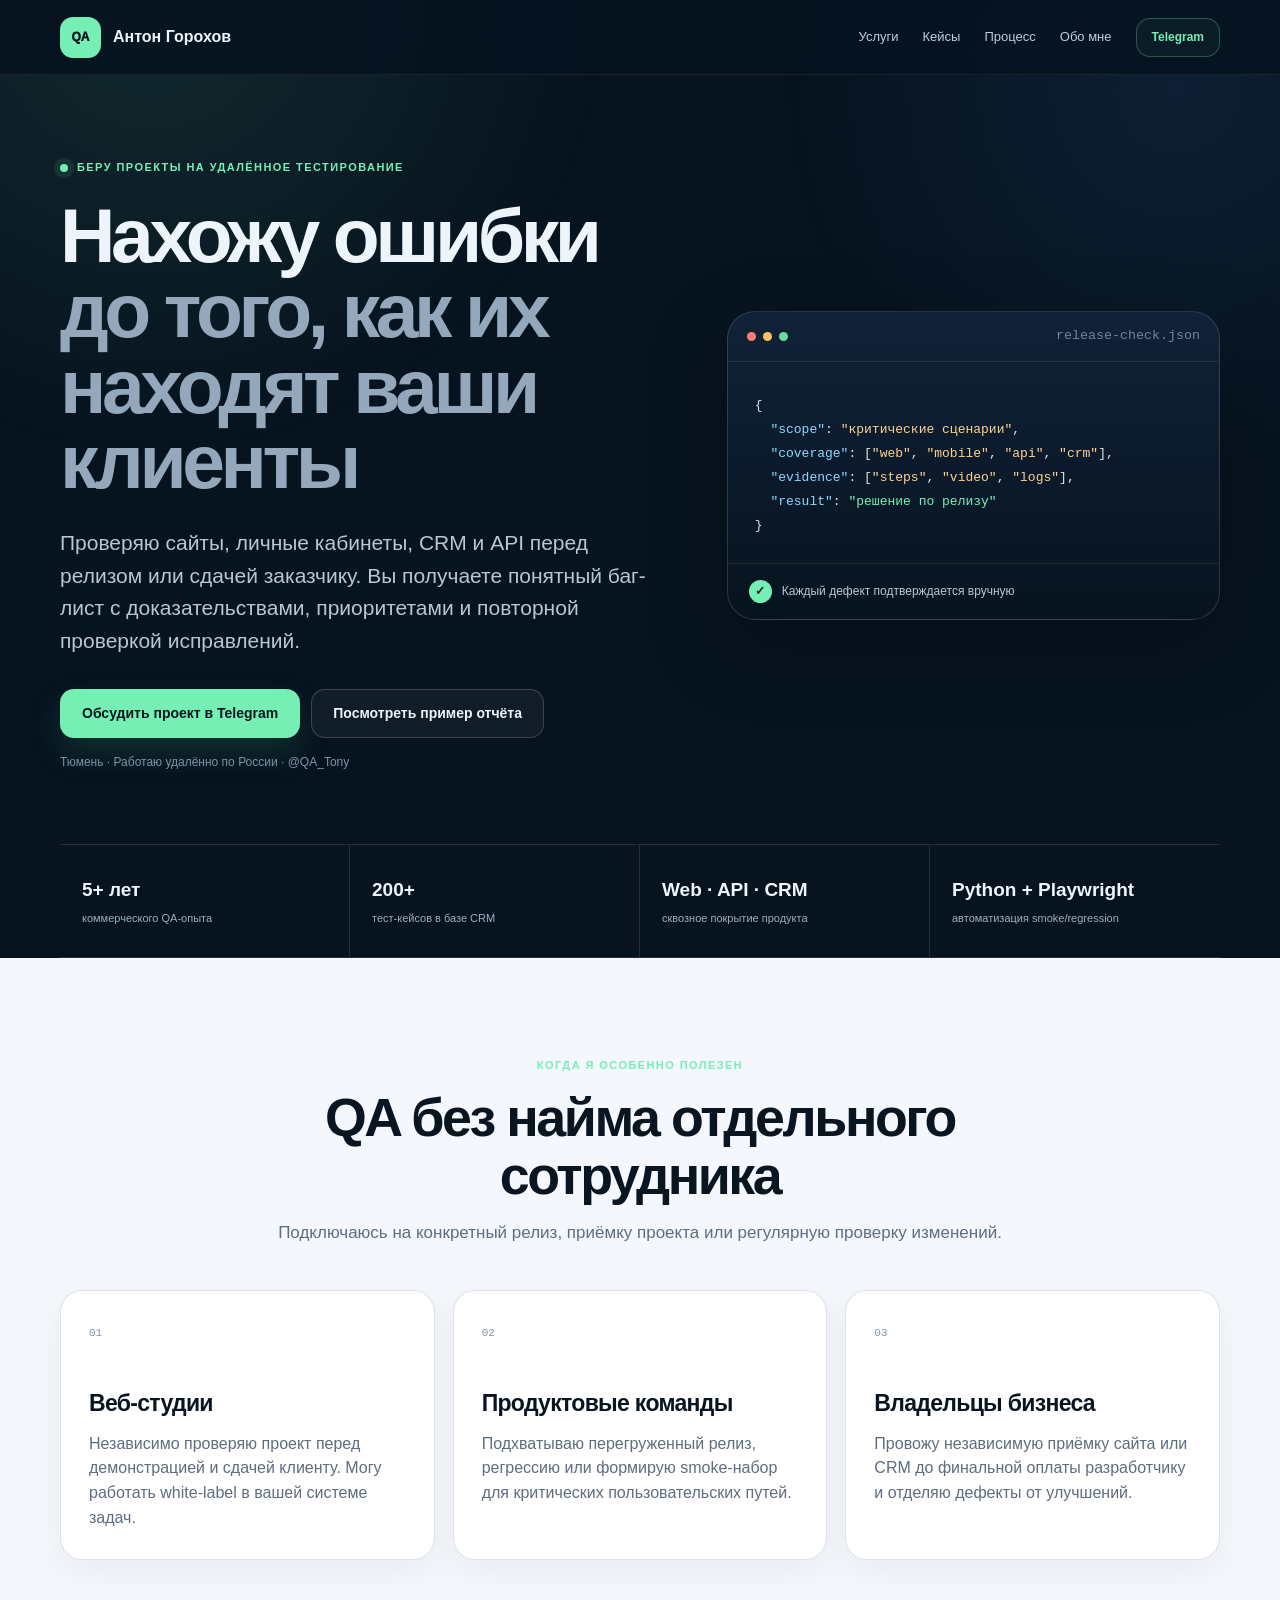
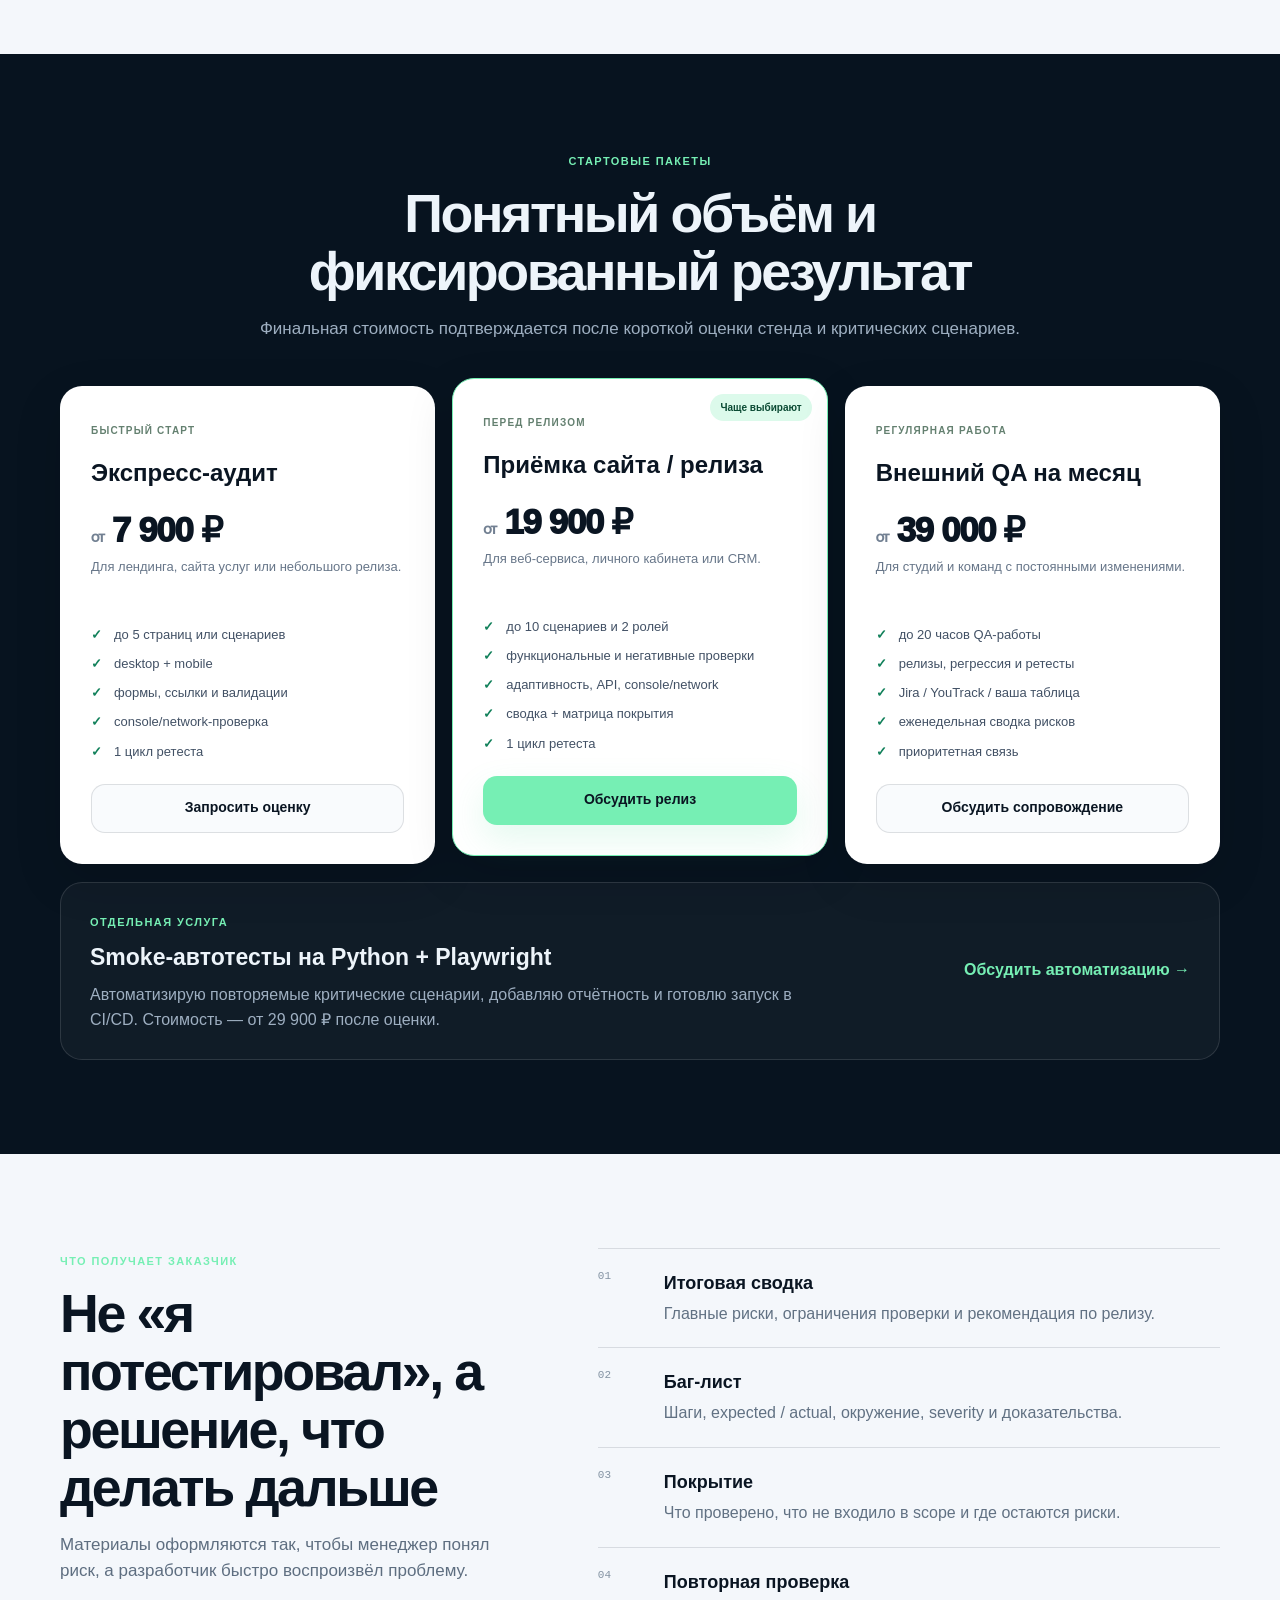
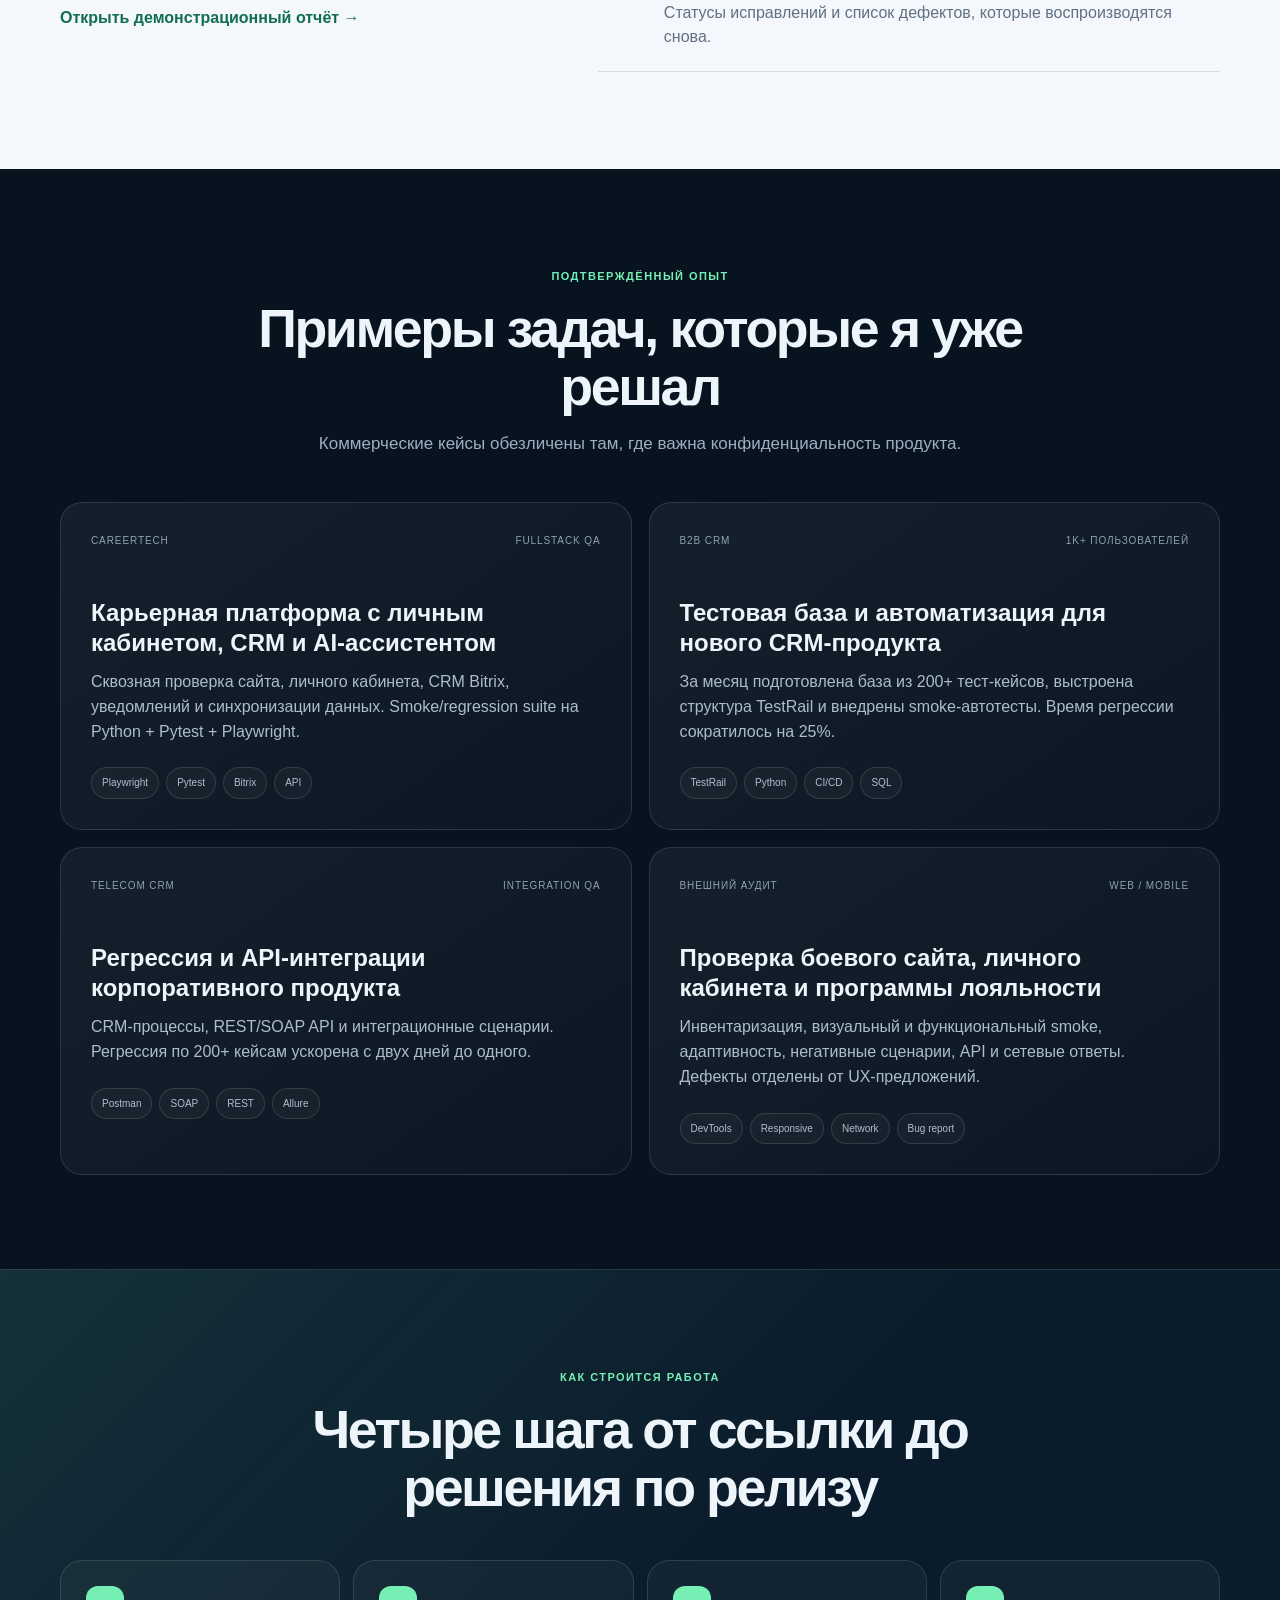
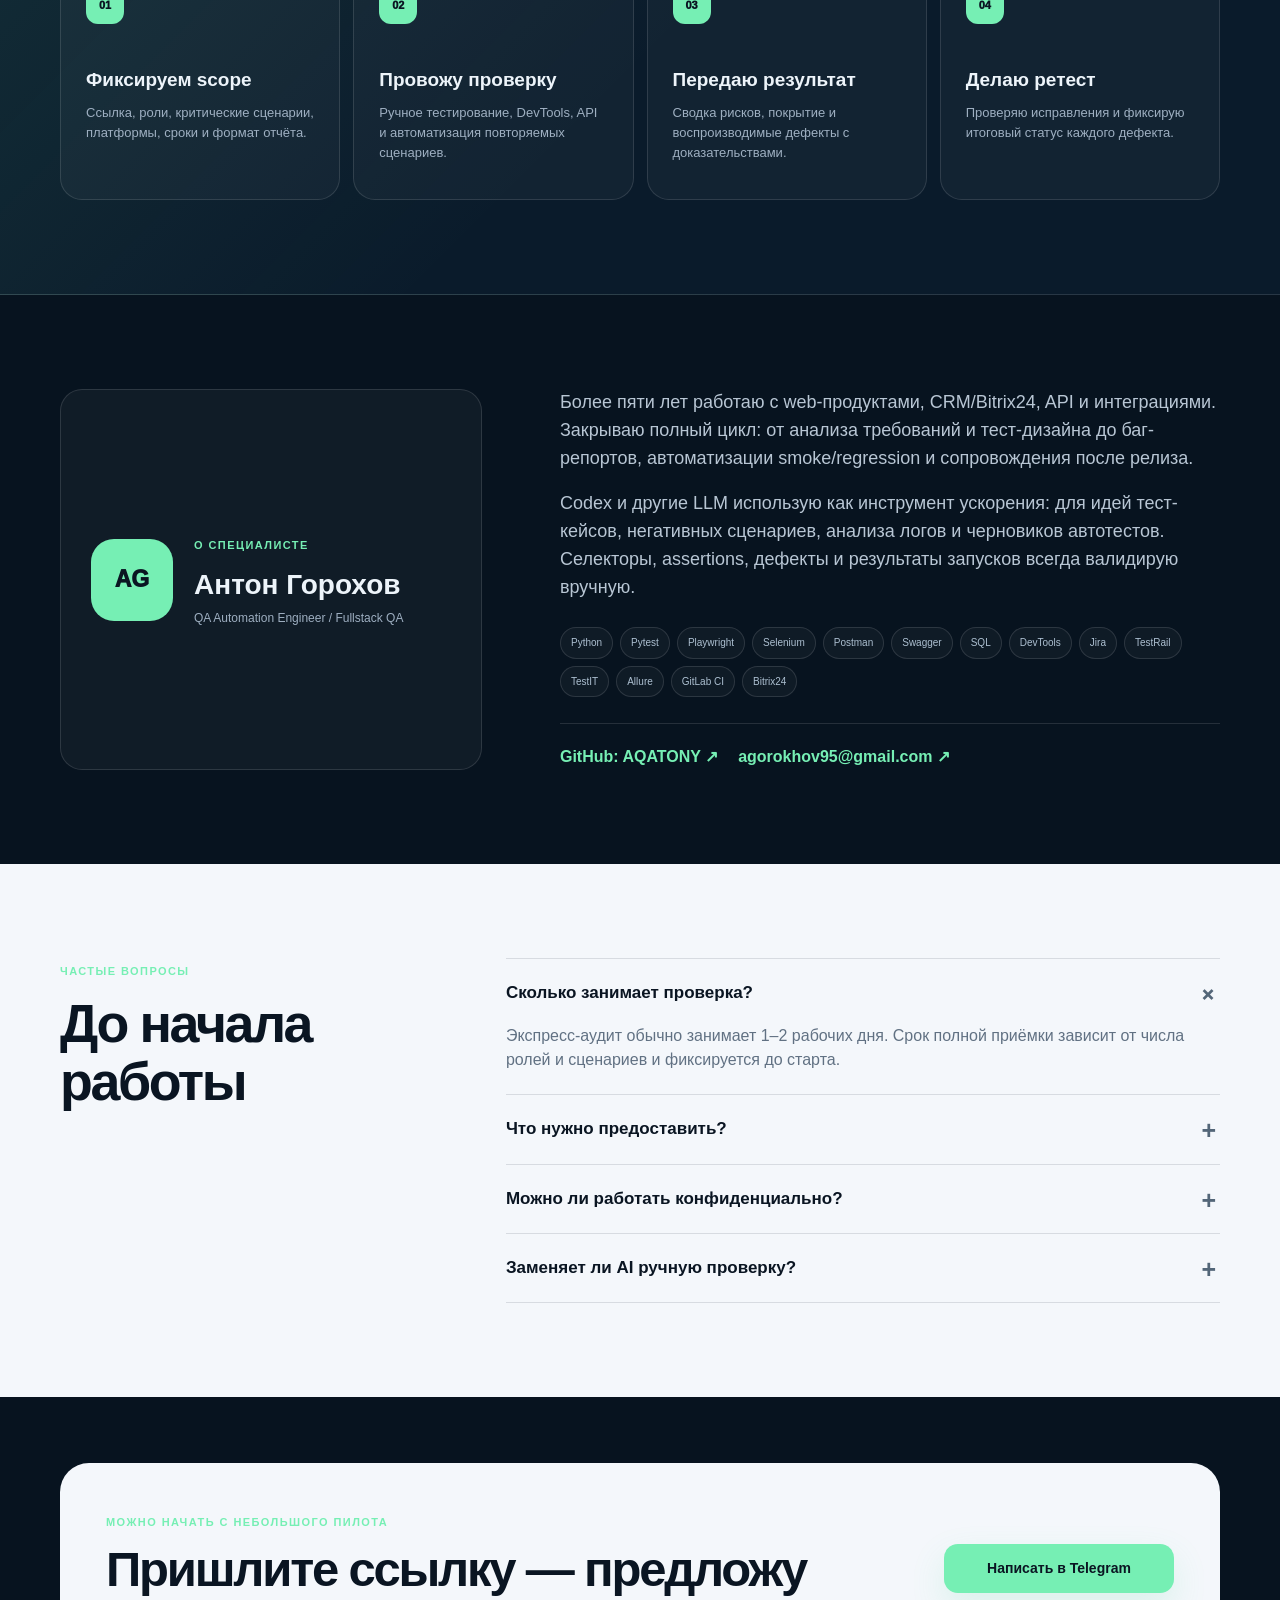
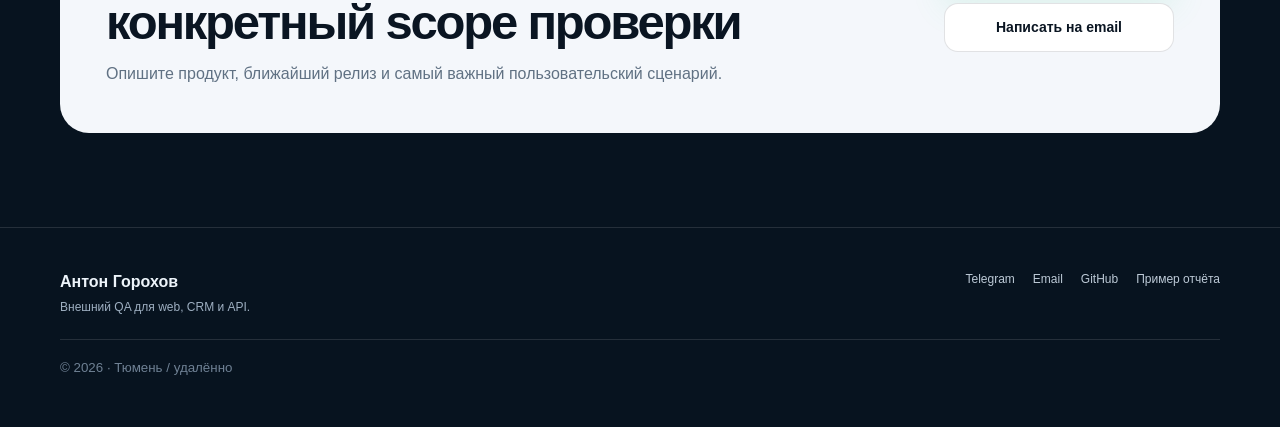
<file: qa-services-launch/index.html>
<!doctype html>
<html lang="ru">
<head>
<meta charset="utf-8">
<meta name="viewport" content="width=device-width,initial-scale=1">
<title>Антон Горохов — внешний QA для сайтов, CRM и API</title>
<meta name="description" content="Независимое тестирование сайтов, личных кабинетов, CRM и API перед релизом. Баг-лист с доказательствами, приоритетами и повторной проверкой.">
<meta name="theme-color" content="#07131f">
<meta property="og:type" content="website">
<meta property="og:locale" content="ru_RU">
<meta property="og:title" content="Антон Горохов — внешний QA-инженер">
<meta property="og:description" content="Нахожу ошибки до того, как их находят ваши клиенты. Web · CRM · API · Python + Playwright.">
<style>
:root{--bg:#07131f;--panel:#102235;--paper:#f4f7fb;--white:#fff;--text:#edf4fa;--muted:#9eafc1;--ink:#0a1522;--ink2:#5e6e80;--line:rgba(255,255,255,.12);--lined:rgba(8,21,34,.12);--a:#76efb4;--r:22px;--max:1160px}*{box-sizing:border-box}html{scroll-behavior:smooth}body{margin:0;color:var(--text);background:var(--bg);font-family:Inter,ui-sans-serif,-apple-system,BlinkMacSystemFont,"Segoe UI",Roboto,Arial,sans-serif;line-height:1.55;-webkit-font-smoothing:antialiased}body:before{content:"";position:fixed;inset:0;z-index:-1;pointer-events:none;background:radial-gradient(circle at 12% 0,rgba(118,239,180,.1),transparent 32%),radial-gradient(circle at 92% 10%,rgba(80,155,255,.09),transparent 28%)}a{color:inherit;text-decoration:none}.c{width:min(calc(100% - 40px),var(--max));margin:auto}.s{padding:94px 0}.light{color:var(--ink);background:var(--paper)}.head{position:sticky;top:0;z-index:50;background:rgba(7,19,31,.84);backdrop-filter:blur(18px);border-bottom:1px solid rgba(255,255,255,.07)}.nav{min-height:74px;display:flex;align-items:center;justify-content:space-between;gap:28px}.brand{display:flex;align-items:center;gap:12px;font-weight:850}.mark{width:41px;height:41px;display:grid;place-items:center;color:var(--ink);background:var(--a);border-radius:13px;font-size:12px;font-weight:950}.links{display:flex;align-items:center;gap:24px;color:#c0cddb;font-size:13px}.links a:hover{color:var(--a)}.btn{min-height:49px;display:inline-flex;align-items:center;justify-content:center;padding:0 21px;border:1px solid transparent;border-radius:14px;font-weight:850;font-size:14px;transition:.18s}.btn:hover{transform:translateY(-2px)}.primary{color:var(--ink);background:var(--a);box-shadow:0 14px 34px rgba(72,215,147,.15)}.secondary{color:var(--text);background:rgba(255,255,255,.04);border-color:rgba(255,255,255,.18)}.small{min-height:39px;padding:0 15px;color:var(--a);background:rgba(118,239,180,.04);border-color:rgba(118,239,180,.28);font-size:12px}.hero{padding:84px 0 0}.hero-grid{display:grid;grid-template-columns:1.1fr .9fr;align-items:center;gap:64px}.ey,.k{color:var(--a);font-size:11px;font-weight:850;letter-spacing:.13em;text-transform:uppercase}.ey{display:flex;align-items:center;gap:9px;margin-bottom:22px}.dot{width:8px;height:8px;border-radius:50%;background:var(--a);box-shadow:0 0 0 6px rgba(118,239,180,.1)}h1{margin:0;font-size:clamp(47px,6vw,80px);line-height:.98;letter-spacing:-.057em}h1 span{color:#95a7ba}.lead{max-width:730px;margin:28px 0 0;color:#b9c6d3;font-size:clamp(17px,1.8vw,21px)}.actions{display:flex;flex-wrap:wrap;gap:11px;margin-top:32px}.micro{margin:15px 0 0;color:#7f92a6;font-size:12px}.terminal{overflow:hidden;border:1px solid rgba(255,255,255,.14);border-radius:28px;background:linear-gradient(180deg,#102237,#07131f);box-shadow:0 26px 80px rgba(0,0,0,.25)}.terminal-top{height:50px;display:flex;align-items:center;gap:7px;padding:0 19px;border-bottom:1px solid rgba(255,255,255,.09)}.terminal-top i{width:9px;height:9px;border-radius:50%;background:#53647a}.terminal-top i:first-child{background:#ff7b75}.terminal-top i:nth-child(2){background:#ffc15f}.terminal-top i:nth-child(3){background:#6ddb99}.terminal-top small{margin-left:auto;color:#73869a;font-family:ui-monospace,monospace}.terminal pre{margin:0;padding:32px 27px 25px;white-space:pre-wrap;color:#d9e6ef;font:13px/1.85 ui-monospace,SFMono-Regular,Menlo,monospace}.key{color:#8dd7ff}.val{color:#ffd292}.good{color:var(--a)}.terminal-foot{display:flex;align-items:center;gap:10px;padding:16px 21px;color:#bac8d5;border-top:1px solid rgba(255,255,255,.09);font-size:12px}.terminal-foot b{width:23px;height:23px;display:grid;place-items:center;color:var(--ink);background:var(--a);border-radius:50%}.metrics{display:grid;grid-template-columns:repeat(4,1fr);margin-top:72px;border-block:1px solid var(--line)}.metrics div{min-height:112px;padding:22px;display:flex;flex-direction:column;justify-content:center;border-right:1px solid var(--line)}.metrics div:last-child{border-right:0}.metrics strong{font-size:19px}.metrics span{margin-top:5px;color:var(--muted);font-size:11px}.title{max-width:770px;margin:0 auto 44px;text-align:center}.title.left{margin-left:0;text-align:left}.title h2{margin:11px 0 0;font-size:clamp(34px,4.2vw,55px);line-height:1.08;letter-spacing:-.045em}.title p{margin:16px 0 0;color:var(--ink2);font-size:17px}.dark .title p{color:var(--muted)}.grid3{display:grid;grid-template-columns:repeat(3,1fr);gap:18px}.card{min-height:255px;padding:28px;background:var(--white);border:1px solid var(--lined);border-radius:var(--r);box-shadow:0 12px 34px rgba(8,21,34,.05)}.num{color:#8796a6;font:11px ui-monospace,monospace}.card h3{margin:42px 0 10px;font-size:23px;letter-spacing:-.03em}.card p{margin:0;color:#5e6d7f}.pricing{display:grid;grid-template-columns:repeat(3,1fr);gap:17px}.price-card{position:relative;display:flex;flex-direction:column;justify-content:space-between;padding:30px;color:var(--ink);background:var(--white);border:1px solid rgba(255,255,255,.1);border-radius:var(--r);box-shadow:0 16px 48px rgba(0,0,0,.13)}.price-card.featured{transform:translateY(-8px);border-color:var(--a)}.badge{position:absolute;right:15px;top:15px;padding:6px 10px;color:#0b4b34;background:#dcfaeb;border-radius:999px;font-size:10px;font-weight:900}.label{color:#648070;font-size:10px;font-weight:900;letter-spacing:.12em;text-transform:uppercase}.price-card h3{margin:12px 0 0;font-size:24px}.price{margin:21px 0 0;font-size:35px;line-height:1;font-weight:950;letter-spacing:-.04em}.price em{font-style:normal;color:#728092;font-size:11px;text-transform:uppercase}.price-sub{min-height:43px;margin:10px 0 0;color:#677689;font-size:13px}.checks{display:grid;gap:9px;padding:0;margin:25px 0 0;list-style:none;color:#425165;font-size:13px}.checks li{position:relative;padding-left:23px}.checks li:before{content:"✓";position:absolute;left:0;color:#11805a;font-weight:900}.price-card .secondary{width:100%;margin-top:22px;color:var(--ink);border-color:var(--lined);background:#f9fbfd}.price-card .primary{width:100%;margin-top:22px}.automation{margin-top:18px;padding:26px 29px;display:flex;align-items:center;justify-content:space-between;gap:28px;border:1px solid var(--line);border-radius:var(--r);background:rgba(255,255,255,.04)}.automation h3{margin:7px 0 0;font-size:23px}.automation p{max-width:750px;margin:7px 0 0;color:var(--muted)}.link{color:var(--a);font-weight:850;white-space:nowrap}.deliver{display:grid;grid-template-columns:.85fr 1.15fr;gap:78px}.deliver-list{border-top:1px solid var(--lined)}.deliver-list>div{display:grid;grid-template-columns:48px 1fr;gap:18px;padding:21px 0;border-bottom:1px solid var(--lined)}.deliver-list>div>span{color:#8493a3;font:11px ui-monospace,monospace}.deliver-list strong{font-size:18px}.deliver-list p{margin:4px 0 0;color:#617183}.dark-link{display:inline-flex;margin-top:22px;color:#126e50;font-weight:850}.cases{display:grid;grid-template-columns:repeat(2,1fr);gap:17px}.case{min-height:305px;padding:30px;border:1px solid var(--line);border-radius:var(--r);background:linear-gradient(145deg,rgba(255,255,255,.055),rgba(255,255,255,.02))}.case-meta{display:flex;justify-content:space-between;gap:12px;color:#8fa1b4;font-size:10px;letter-spacing:.09em;text-transform:uppercase}.case h3{margin:50px 0 12px;font-size:24px;line-height:1.25}.case p{margin:0;color:#adbdcc}.tags,.skills{display:flex;flex-wrap:wrap;gap:7px}.tags{margin-top:23px}.tags span,.skills span{padding:7px 10px;color:#adc0d1;background:rgba(255,255,255,.035);border:1px solid rgba(255,255,255,.12);border-radius:999px;font-size:10px}.process-bg{background:linear-gradient(135deg,rgba(118,239,180,.1),transparent 55%),#0a1b2b;border-block:1px solid var(--line)}.process{display:grid;grid-template-columns:repeat(4,1fr);gap:13px;padding:0;margin:0;list-style:none}.process li{min-height:240px;padding:25px;border:1px solid var(--line);border-radius:var(--r);background:rgba(255,255,255,.035)}.process li>span{width:38px;height:38px;display:grid;place-items:center;color:var(--ink);background:var(--a);border-radius:12px;font-size:11px;font-weight:950}.process h3{margin:41px 0 8px;font-size:19px}.process p{margin:0;color:var(--muted);font-size:13px}.about{display:grid;grid-template-columns:.78fr 1.22fr;gap:78px}.about-id{display:flex;align-items:center;gap:21px;padding:30px;border:1px solid var(--line);border-radius:var(--r);background:rgba(255,255,255,.04)}.mono{width:82px;height:82px;display:grid;place-items:center;flex:0 0 auto;color:var(--ink);background:var(--a);border-radius:23px;font-size:23px;font-weight:950}.about-id h2{margin:6px 0 0;font-size:28px}.role{margin:3px 0 0;color:var(--muted);font-size:12px}.about-copy>p{margin:0 0 17px;color:#b8c6d4;font-size:18px}.skills{margin-top:26px}.profiles{display:flex;flex-wrap:wrap;gap:20px;margin-top:26px;padding-top:21px;border-top:1px solid var(--line)}.profiles a{color:var(--a);font-weight:800}.faq{display:grid;grid-template-columns:.68fr 1.32fr;gap:78px}.faq-list{border-top:1px solid var(--lined)}details{border-bottom:1px solid var(--lined)}summary{position:relative;padding:21px 42px 21px 0;cursor:pointer;list-style:none;font-weight:850;font-size:17px}summary::-webkit-details-marker{display:none}summary:after{content:"+";position:absolute;right:4px;top:16px;color:#536678;font-size:25px}details[open] summary:after{transform:rotate(45deg)}details p{margin:-4px 0 21px;color:#617183}.cta{padding-top:66px}.cta-box{padding:46px;display:flex;align-items:center;justify-content:space-between;gap:44px;color:var(--ink);background:var(--paper);border-radius:29px}.cta-box h2{max-width:720px;margin:9px 0 0;font-size:clamp(32px,4vw,49px);line-height:1.08;letter-spacing:-.045em}.cta-box p{margin:13px 0 0;color:#607183}.cta-actions{display:grid;gap:10px;flex:0 0 230px}.cta-box .secondary{color:var(--ink);border-color:var(--lined);background:#fff}.footer{padding:42px 0 48px;border-top:1px solid var(--line)}.footer-grid{display:grid;grid-template-columns:1fr auto;gap:22px}.footer p{margin:4px 0 0;color:var(--muted);font-size:12px}.footer-links{display:flex;flex-wrap:wrap;justify-content:flex-end;gap:18px;color:#bdcad7;font-size:12px}.footer small{grid-column:1/-1;padding-top:18px;color:#6f8194;border-top:1px solid var(--line)}.toast{position:fixed;left:50%;bottom:25px;z-index:200;padding:11px 15px;transform:translate(-50%,18px);opacity:0;pointer-events:none;color:var(--ink);background:var(--a);border-radius:11px;font-size:12px;font-weight:850;transition:.2s}.toast.show{opacity:1;transform:translate(-50%,0)}@media(max-width:960px){.s{padding:78px 0}.links a:not(.small){display:none}.hero-grid,.deliver,.about,.faq{grid-template-columns:1fr;gap:47px}.metrics{grid-template-columns:repeat(2,1fr)}.metrics div:nth-child(2){border-right:0}.grid3,.pricing{grid-template-columns:1fr}.price-card.featured{transform:none}.cases{grid-template-columns:1fr}.process{grid-template-columns:repeat(2,1fr)}.cta-box{align-items:flex-start;flex-direction:column}.cta-actions{width:100%;grid-template-columns:1fr 1fr;flex-basis:auto}}@media(max-width:620px){.c{width:min(calc(100% - 28px),var(--max))}.s{padding:62px 0}.nav{min-height:66px}.brand span:last-child,.links{display:none}.hero{padding-top:55px}.hero-grid{gap:37px}h1{font-size:clamp(41px,13vw,61px)}.lead{font-size:16px}.actions{display:grid}.actions .btn{width:100%}.terminal pre{padding:26px 19px 19px;font-size:10px}.metrics{grid-template-columns:1fr;margin-top:48px}.metrics div{min-height:90px;padding-inline:4px;border-right:0;border-bottom:1px solid var(--line)}.title{margin-bottom:33px}.title h2{font-size:36px}.title p{font-size:15px}.card,.price-card,.case{padding:24px}.automation{align-items:flex-start;flex-direction:column;padding:24px}.process{grid-template-columns:1fr}.process li{min-height:auto}.about-id{align-items:flex-start;flex-direction:column;padding:24px}.about-copy>p{font-size:16px}.faq{gap:18px}.cta-box{padding:30px 22px}.cta-actions{grid-template-columns:1fr}.footer-grid{grid-template-columns:1fr}.footer-links{justify-content:flex-start}}
</style>
<script type="application/ld+json">{"@context":"https://schema.org","@type":"ProfessionalService","name":"Антон Горохов — внешний QA-инженер","description":"Независимое тестирование сайтов, CRM и API перед релизом","areaServed":"RU","email":"mailto:agorokhov95@gmail.com","sameAs":["https://t.me/QA_Tony","https://github.com/AQATONY"]}</script>
</head>
<body>
<header class="head"><div class="c nav"><a class="brand" href="#top"><span class="mark">QA</span><span>Антон Горохов</span></a><nav class="links"><a href="#services">Услуги</a><a href="#cases">Кейсы</a><a href="#process">Процесс</a><a href="#about">Обо мне</a><a class="btn small" href="https://t.me/QA_Tony" target="_blank" rel="noopener">Telegram</a></nav></div></header>
<main>
<section class="hero" id="top"><div class="c hero-grid"><div><div class="ey"><span class="dot"></span>Беру проекты на удалённое тестирование</div><h1>Нахожу ошибки <span>до того, как их находят ваши клиенты</span></h1><p class="lead">Проверяю сайты, личные кабинеты, CRM и API перед релизом или сдачей заказчику. Вы получаете понятный баг-лист с доказательствами, приоритетами и повторной проверкой исправлений.</p><div class="actions"><a class="btn primary" href="https://t.me/QA_Tony" target="_blank" rel="noopener">Обсудить проект в Telegram</a><a class="btn secondary" href="./report.html">Посмотреть пример отчёта</a></div><p class="micro">Тюмень · Работаю удалённо по России · @QA_Tony</p></div><div class="terminal"><div class="terminal-top"><i></i><i></i><i></i><small>release-check.json</small></div><pre>{
  <span class="key">"scope"</span>: <span class="val">"критические сценарии"</span>,
  <span class="key">"coverage"</span>: [<span class="val">"web"</span>, <span class="val">"mobile"</span>, <span class="val">"api"</span>, <span class="val">"crm"</span>],
  <span class="key">"evidence"</span>: [<span class="val">"steps"</span>, <span class="val">"video"</span>, <span class="val">"logs"</span>],
  <span class="key">"result"</span>: <span class="good">"решение по релизу"</span>
}</pre><div class="terminal-foot"><b>✓</b>Каждый дефект подтверждается вручную</div></div></div><div class="c metrics"><div><strong>5+ лет</strong><span>коммерческого QA-опыта</span></div><div><strong>200+</strong><span>тест-кейсов в базе CRM</span></div><div><strong>Web · API · CRM</strong><span>сквозное покрытие продукта</span></div><div><strong>Python + Playwright</strong><span>автоматизация smoke/regression</span></div></div></section>
<section class="s light"><div class="c"><div class="title"><span class="k">Когда я особенно полезен</span><h2>QA без найма отдельного сотрудника</h2><p>Подключаюсь на конкретный релиз, приёмку проекта или регулярную проверку изменений.</p></div><div class="grid3"><article class="card"><span class="num">01</span><h3>Веб-студии</h3><p>Независимо проверяю проект перед демонстрацией и сдачей клиенту. Могу работать white-label в вашей системе задач.</p></article><article class="card"><span class="num">02</span><h3>Продуктовые команды</h3><p>Подхватываю перегруженный релиз, регрессию или формирую smoke-набор для критических пользовательских путей.</p></article><article class="card"><span class="num">03</span><h3>Владельцы бизнеса</h3><p>Провожу независимую приёмку сайта или CRM до финальной оплаты разработчику и отделяю дефекты от улучшений.</p></article></div></div></section>
<section class="s dark" id="services"><div class="c"><div class="title"><span class="k">Стартовые пакеты</span><h2>Понятный объём и фиксированный результат</h2><p>Финальная стоимость подтверждается после короткой оценки стенда и критических сценариев.</p></div><div class="pricing"><article class="price-card"><div><span class="label">Быстрый старт</span><h3>Экспресс-аудит</h3><p class="price"><em>от</em> 7 900 ₽</p><p class="price-sub">Для лендинга, сайта услуг или небольшого релиза.</p><ul class="checks"><li>до 5 страниц или сценариев</li><li>desktop + mobile</li><li>формы, ссылки и валидации</li><li>console/network-проверка</li><li>1 цикл ретеста</li></ul></div><a class="btn secondary" href="mailto:agorokhov95@gmail.com?subject=Экспресс-аудит%20сайта">Запросить оценку</a></article><article class="price-card featured"><span class="badge">Чаще выбирают</span><div><span class="label">Перед релизом</span><h3>Приёмка сайта / релиза</h3><p class="price"><em>от</em> 19 900 ₽</p><p class="price-sub">Для веб-сервиса, личного кабинета или CRM.</p><ul class="checks"><li>до 10 сценариев и 2 ролей</li><li>функциональные и негативные проверки</li><li>адаптивность, API, console/network</li><li>сводка + матрица покрытия</li><li>1 цикл ретеста</li></ul></div><a class="btn primary" href="https://t.me/QA_Tony" target="_blank" rel="noopener">Обсудить релиз</a></article><article class="price-card"><div><span class="label">Регулярная работа</span><h3>Внешний QA на месяц</h3><p class="price"><em>от</em> 39 000 ₽</p><p class="price-sub">Для студий и команд с постоянными изменениями.</p><ul class="checks"><li>до 20 часов QA-работы</li><li>релизы, регрессия и ретесты</li><li>Jira / YouTrack / ваша таблица</li><li>еженедельная сводка рисков</li><li>приоритетная связь</li></ul></div><a class="btn secondary" href="mailto:agorokhov95@gmail.com?subject=Внешний%20QA%20на%20месяц">Обсудить сопровождение</a></article></div><div class="automation"><div><span class="k">Отдельная услуга</span><h3>Smoke-автотесты на Python + Playwright</h3><p>Автоматизирую повторяемые критические сценарии, добавляю отчётность и готовлю запуск в CI/CD. Стоимость — от 29 900 ₽ после оценки.</p></div><a class="link" href="https://t.me/QA_Tony" target="_blank" rel="noopener">Обсудить автоматизацию →</a></div></div></section>
<section class="s light"><div class="c deliver"><div class="title left"><span class="k">Что получает заказчик</span><h2>Не «я потестировал», а решение, что делать дальше</h2><p>Материалы оформляются так, чтобы менеджер понял риск, а разработчик быстро воспроизвёл проблему.</p><a class="dark-link" href="./report.html">Открыть демонстрационный отчёт →</a></div><div class="deliver-list"><div><span>01</span><div><strong>Итоговая сводка</strong><p>Главные риски, ограничения проверки и рекомендация по релизу.</p></div></div><div><span>02</span><div><strong>Баг-лист</strong><p>Шаги, expected / actual, окружение, severity и доказательства.</p></div></div><div><span>03</span><div><strong>Покрытие</strong><p>Что проверено, что не входило в scope и где остаются риски.</p></div></div><div><span>04</span><div><strong>Повторная проверка</strong><p>Статусы исправлений и список дефектов, которые воспроизводятся снова.</p></div></div></div></div></section>
<section class="s dark" id="cases"><div class="c"><div class="title"><span class="k">Подтверждённый опыт</span><h2>Примеры задач, которые я уже решал</h2><p>Коммерческие кейсы обезличены там, где важна конфиденциальность продукта.</p></div><div class="cases"><article class="case"><div class="case-meta"><span>CareerTech</span><span>Fullstack QA</span></div><h3>Карьерная платформа с личным кабинетом, CRM и AI-ассистентом</h3><p>Сквозная проверка сайта, личного кабинета, CRM Bitrix, уведомлений и синхронизации данных. Smoke/regression suite на Python + Pytest + Playwright.</p><div class="tags"><span>Playwright</span><span>Pytest</span><span>Bitrix</span><span>API</span></div></article><article class="case"><div class="case-meta"><span>B2B CRM</span><span>1K+ пользователей</span></div><h3>Тестовая база и автоматизация для нового CRM-продукта</h3><p>За месяц подготовлена база из 200+ тест-кейсов, выстроена структура TestRail и внедрены smoke-автотесты. Время регрессии сократилось на 25%.</p><div class="tags"><span>TestRail</span><span>Python</span><span>CI/CD</span><span>SQL</span></div></article><article class="case"><div class="case-meta"><span>Telecom CRM</span><span>Integration QA</span></div><h3>Регрессия и API-интеграции корпоративного продукта</h3><p>CRM-процессы, REST/SOAP API и интеграционные сценарии. Регрессия по 200+ кейсам ускорена с двух дней до одного.</p><div class="tags"><span>Postman</span><span>SOAP</span><span>REST</span><span>Allure</span></div></article><article class="case"><div class="case-meta"><span>Внешний аудит</span><span>Web / Mobile</span></div><h3>Проверка боевого сайта, личного кабинета и программы лояльности</h3><p>Инвентаризация, визуальный и функциональный smoke, адаптивность, негативные сценарии, API и сетевые ответы. Дефекты отделены от UX-предложений.</p><div class="tags"><span>DevTools</span><span>Responsive</span><span>Network</span><span>Bug report</span></div></article></div></div></section>
<section class="s process-bg" id="process"><div class="c"><div class="title"><span class="k">Как строится работа</span><h2>Четыре шага от ссылки до решения по релизу</h2></div><ol class="process"><li><span>01</span><h3>Фиксируем scope</h3><p>Ссылка, роли, критические сценарии, платформы, сроки и формат отчёта.</p></li><li><span>02</span><h3>Провожу проверку</h3><p>Ручное тестирование, DevTools, API и автоматизация повторяемых сценариев.</p></li><li><span>03</span><h3>Передаю результат</h3><p>Сводка рисков, покрытие и воспроизводимые дефекты с доказательствами.</p></li><li><span>04</span><h3>Делаю ретест</h3><p>Проверяю исправления и фиксирую итоговый статус каждого дефекта.</p></li></ol></div></section>
<section class="s dark" id="about"><div class="c about"><div class="about-id"><span class="mono">AG</span><div><span class="k">О специалисте</span><h2>Антон Горохов</h2><p class="role">QA Automation Engineer / Fullstack QA</p></div></div><div class="about-copy"><p>Более пяти лет работаю с web-продуктами, CRM/Bitrix24, API и интеграциями. Закрываю полный цикл: от анализа требований и тест-дизайна до баг-репортов, автоматизации smoke/regression и сопровождения после релиза.</p><p>Codex и другие LLM использую как инструмент ускорения: для идей тест-кейсов, негативных сценариев, анализа логов и черновиков автотестов. Селекторы, assertions, дефекты и результаты запусков всегда валидирую вручную.</p><div class="skills"><span>Python</span><span>Pytest</span><span>Playwright</span><span>Selenium</span><span>Postman</span><span>Swagger</span><span>SQL</span><span>DevTools</span><span>Jira</span><span>TestRail</span><span>TestIT</span><span>Allure</span><span>GitLab CI</span><span>Bitrix24</span></div><div class="profiles"><a href="https://github.com/AQATONY" target="_blank" rel="noopener">GitHub: AQATONY ↗</a><a href="mailto:agorokhov95@gmail.com">agorokhov95@gmail.com ↗</a></div></div></div></section>
<section class="s light"><div class="c faq"><div class="title left"><span class="k">Частые вопросы</span><h2>До начала работы</h2></div><div class="faq-list"><details open><summary>Сколько занимает проверка?</summary><p>Экспресс-аудит обычно занимает 1–2 рабочих дня. Срок полной приёмки зависит от числа ролей и сценариев и фиксируется до старта.</p></details><details><summary>Что нужно предоставить?</summary><p>Ссылку на стенд, тестовые аккаунты, критические сценарии и известные ограничения. Исходный код нужен только для автоматизации или углублённого анализа.</p></details><details><summary>Можно ли работать конфиденциально?</summary><p>Да. Подписываю NDA, не публикую материалы без разрешения и использую только согласованный набор данных и доступов.</p></details><details><summary>Заменяет ли AI ручную проверку?</summary><p>Нет. Автоматизация ускоряет покрытие и сбор доказательств, но итоговые дефекты, критичность и рекомендацию по релизу подтверждаю лично.</p></details></div></div></section>
<section class="s cta"><div class="c cta-box"><div><span class="k">Можно начать с небольшого пилота</span><h2>Пришлите ссылку — предложу конкретный scope проверки</h2><p>Опишите продукт, ближайший релиз и самый важный пользовательский сценарий.</p></div><div class="cta-actions"><a class="btn primary" href="https://t.me/QA_Tony" target="_blank" rel="noopener">Написать в Telegram</a><a class="btn secondary" href="mailto:agorokhov95@gmail.com?subject=QA-проверка%20проекта">Написать на email</a></div></div></section>
</main><footer class="footer"><div class="c footer-grid"><div><strong>Антон Горохов</strong><p>Внешний QA для web, CRM и API.</p></div><div class="footer-links"><a href="https://t.me/QA_Tony">Telegram</a><a href="mailto:agorokhov95@gmail.com">Email</a><a href="https://github.com/AQATONY">GitHub</a><a href="./report.html">Пример отчёта</a></div><small>© 2026 · Тюмень / удалённо</small></div></footer>
</body></html>
</file>
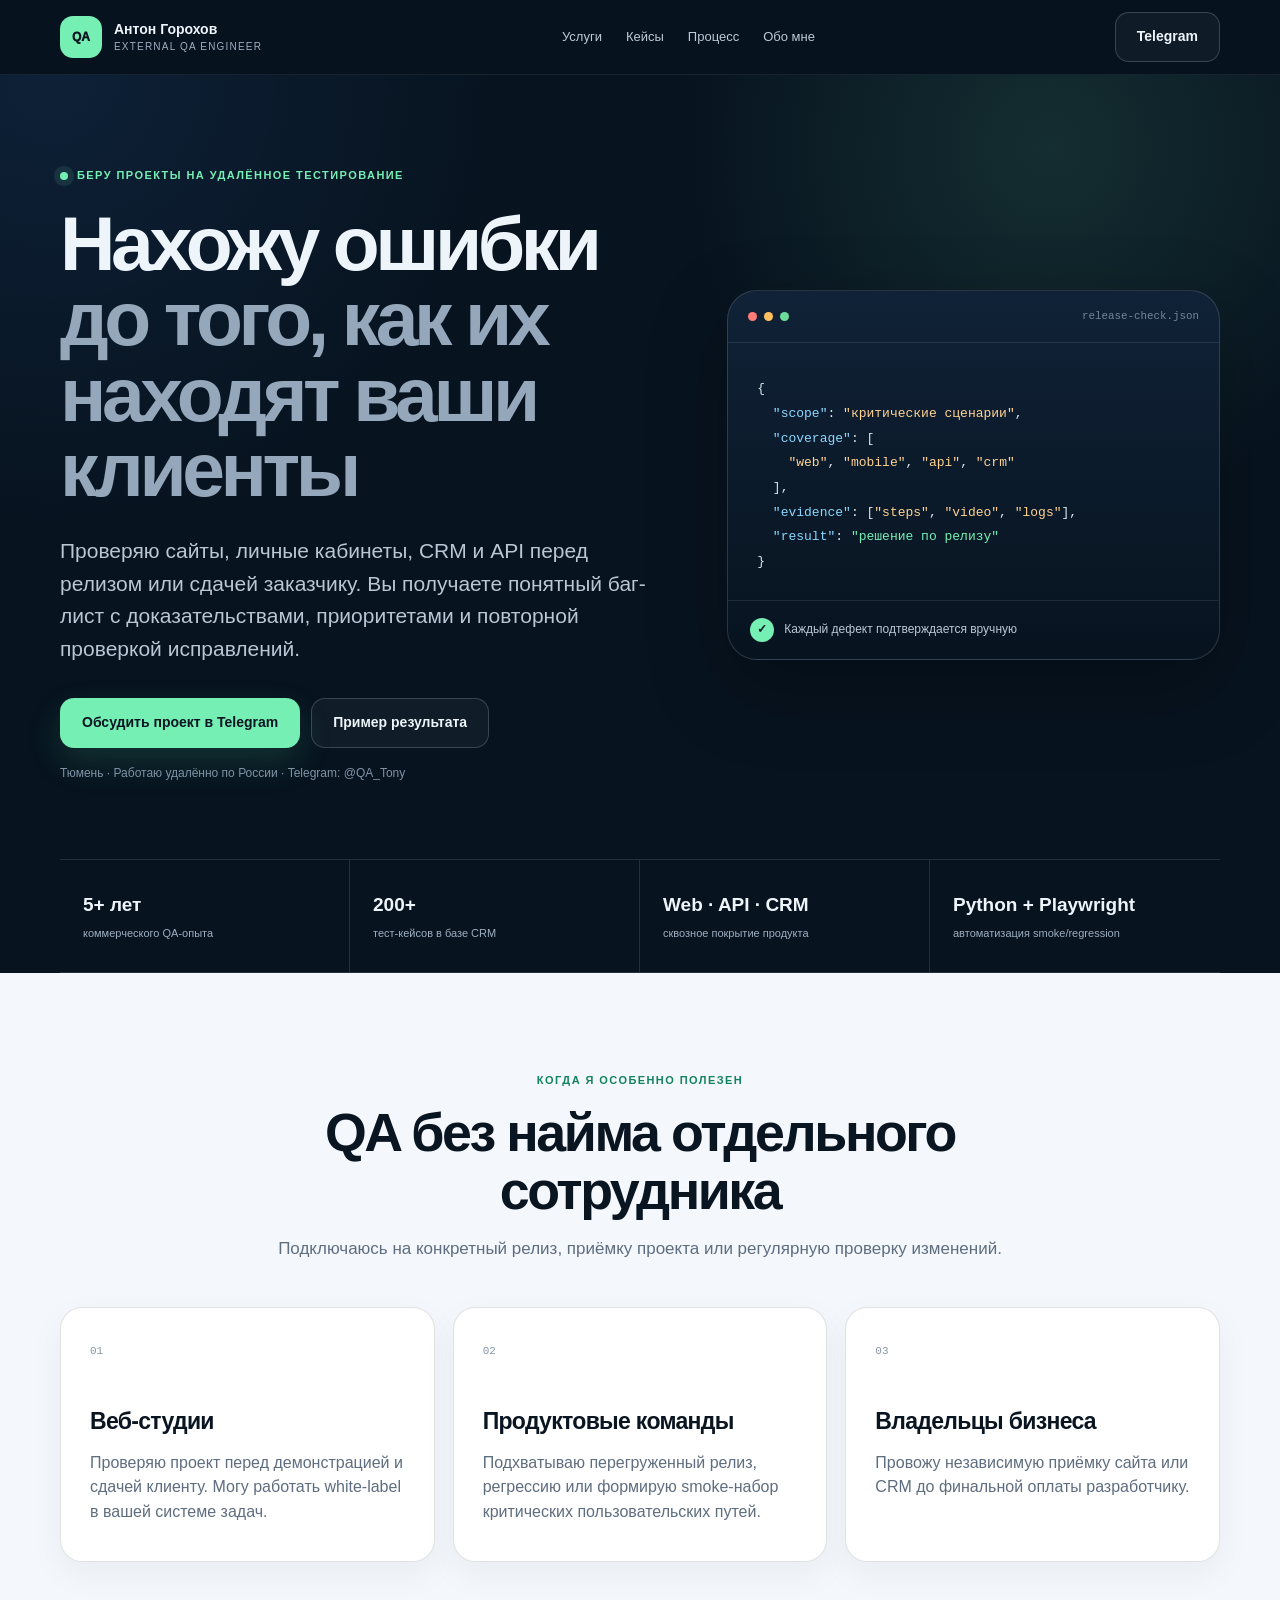
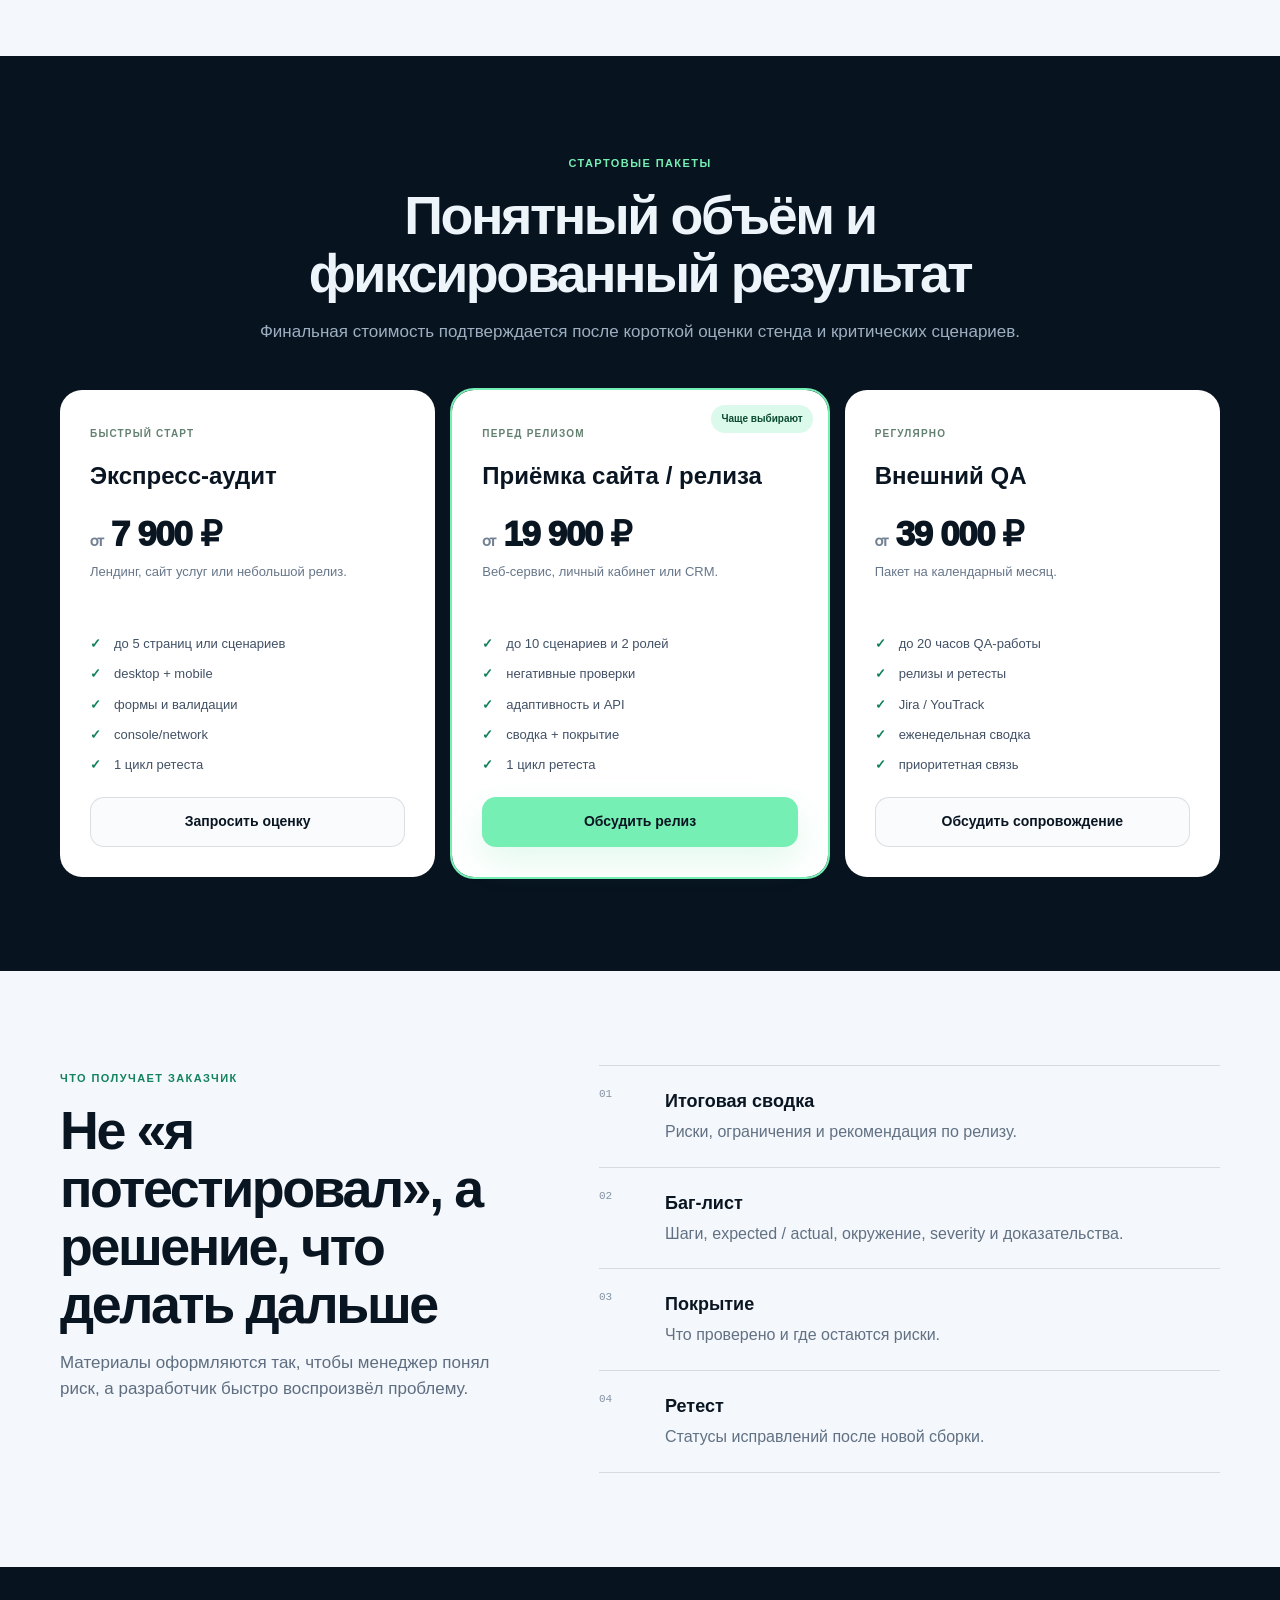
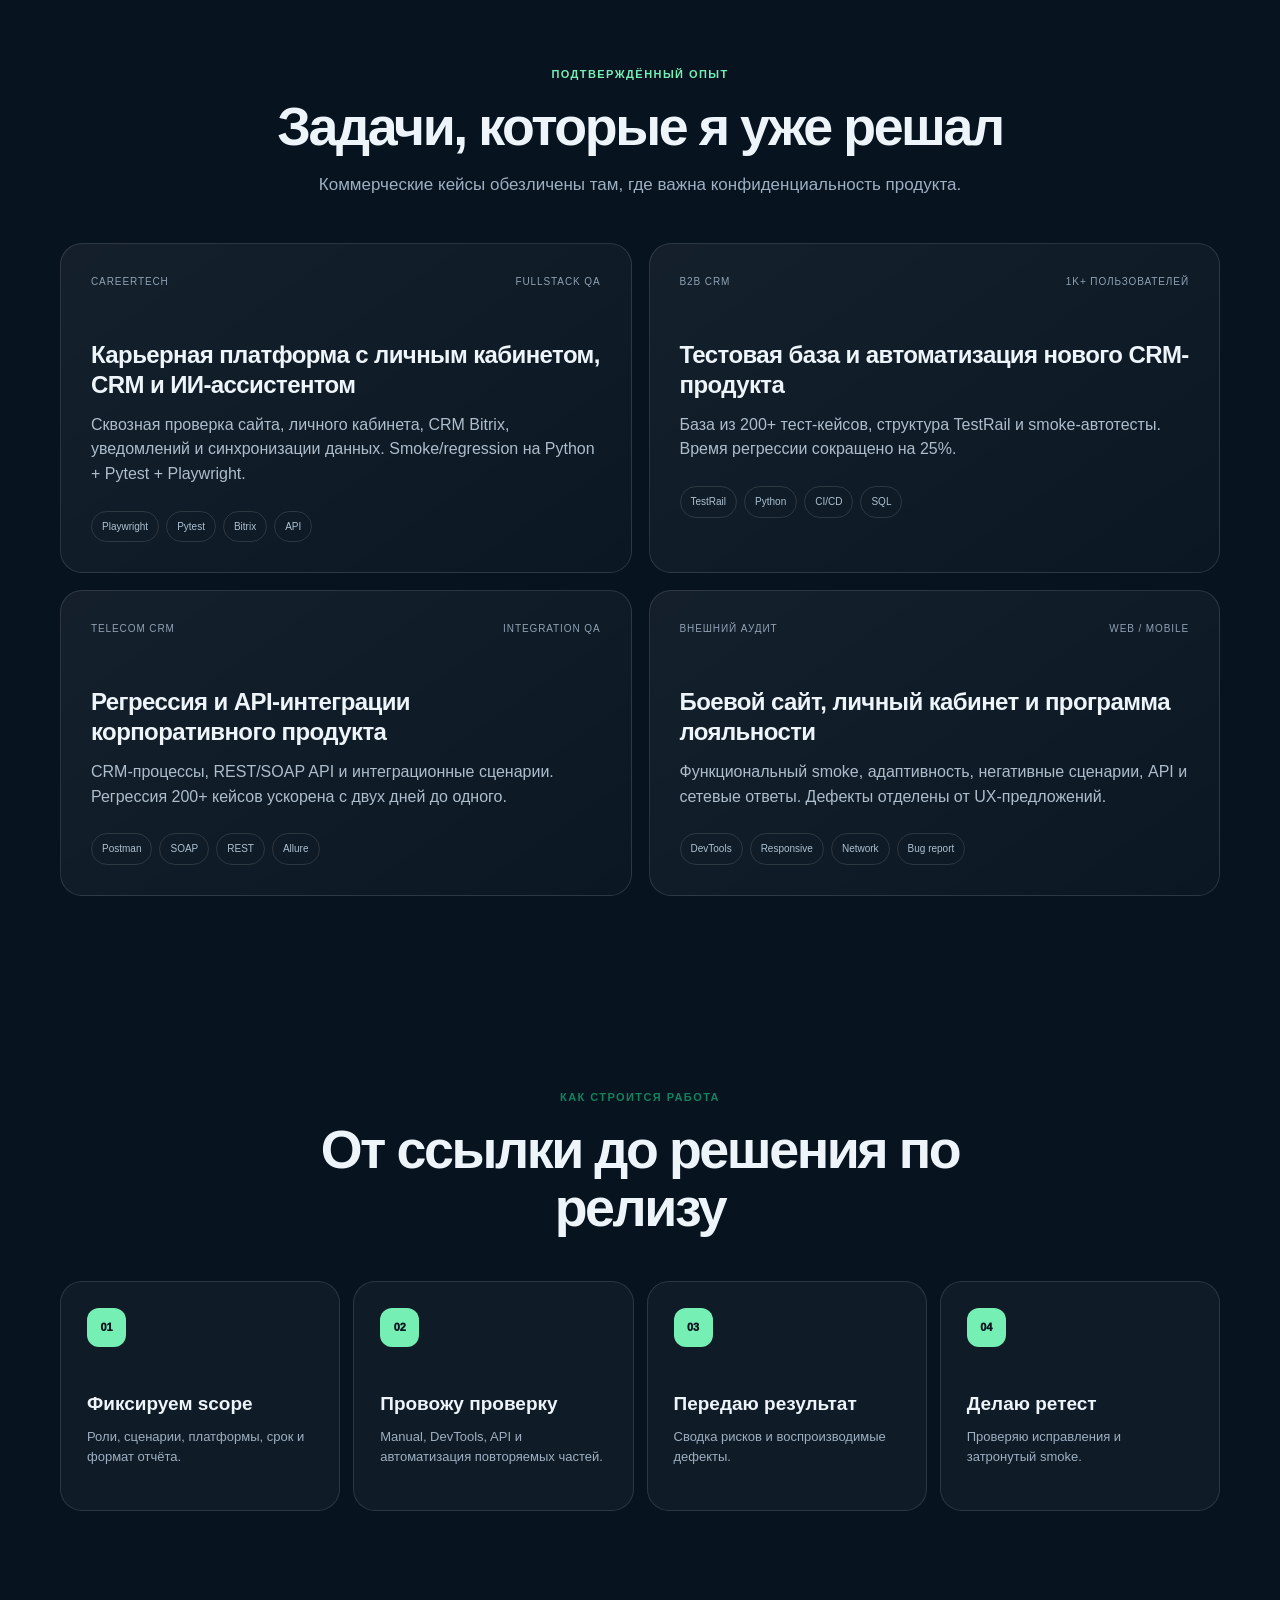
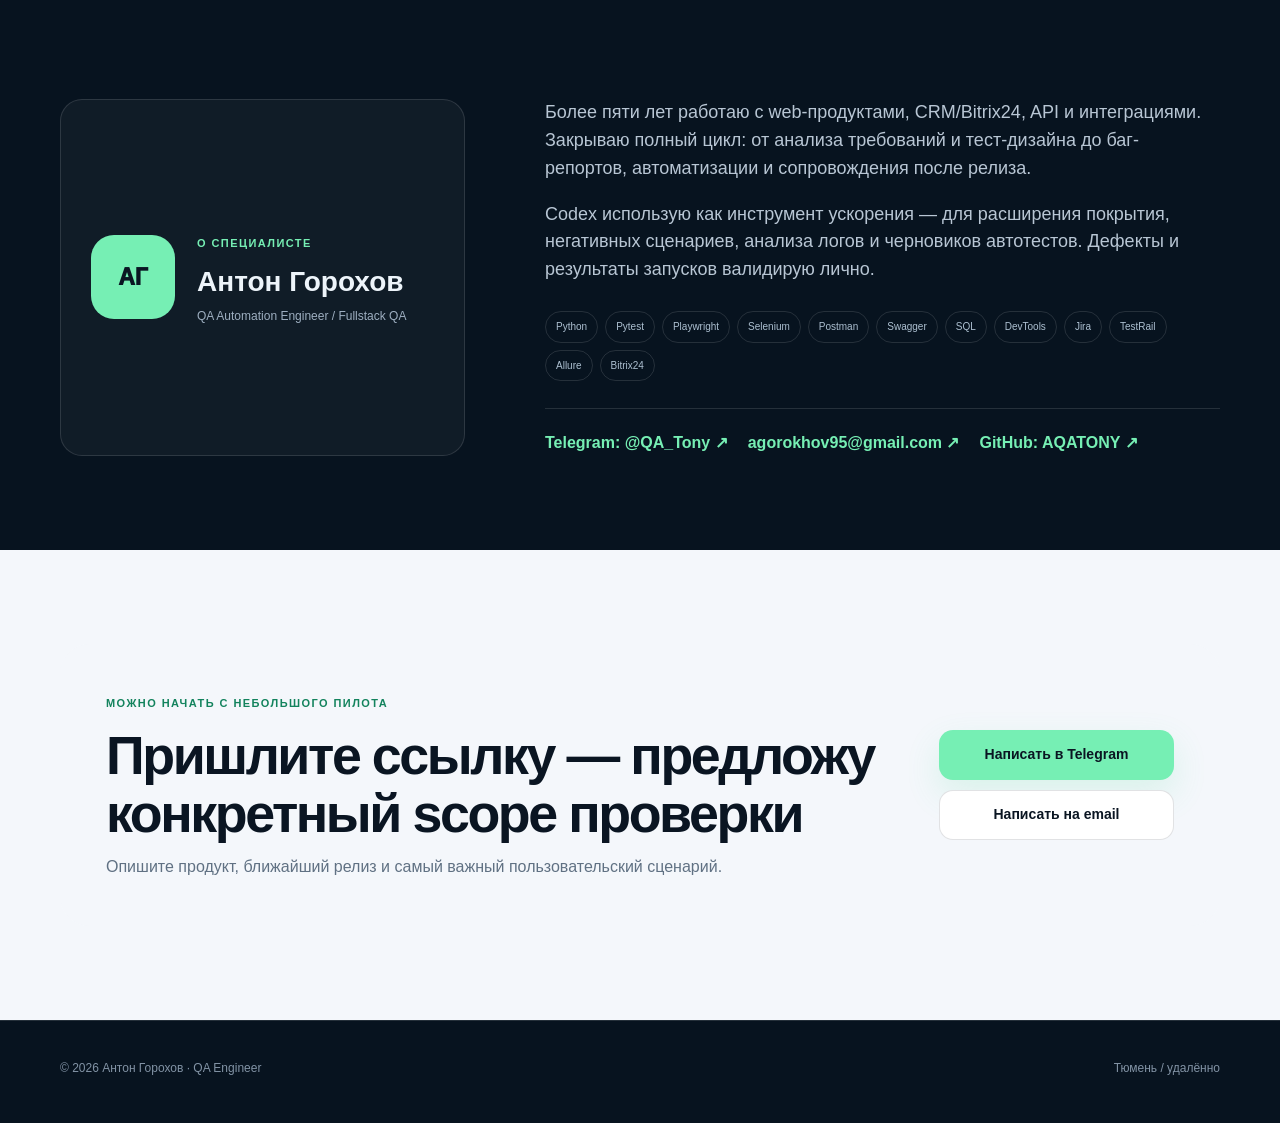
<file: qa-services-public/index.html>
<!doctype html>
<html lang="ru">
<head>
<meta charset="utf-8"><meta name="viewport" content="width=device-width,initial-scale=1">
<title>Антон Горохов — внешний QA для сайтов, CRM и API</title>
<meta name="description" content="Независимое тестирование сайтов, личных кабинетов, CRM и API перед релизом. Баг-лист с доказательствами, приоритетами и повторной проверкой.">
<meta name="theme-color" content="#07131f"><meta property="og:title" content="Антон Горохов — внешний QA-инженер"><meta property="og:description" content="Нахожу ошибки до того, как их находят ваши клиенты. Web · CRM · API · Python + Playwright.">
<style>
:root{--bg:#07131f;--bg2:#0d2033;--paper:#f4f7fb;--white:#fff;--text:#edf4fa;--muted:#9eafc1;--ink:#0a1522;--line:rgba(255,255,255,.12);--lined:rgba(8,21,34,.12);--a:#76efb4;--r:22px;--max:1160px}*{box-sizing:border-box}html{scroll-behavior:smooth}body{margin:0;color:var(--text);background:var(--bg);font-family:Inter,-apple-system,BlinkMacSystemFont,"Segoe UI",Arial,sans-serif;line-height:1.55;-webkit-font-smoothing:antialiased}a{color:inherit;text-decoration:none}.c{width:min(calc(100% - 40px),var(--max));margin:auto}.header{position:sticky;top:0;z-index:20;background:rgba(7,19,31,.88);backdrop-filter:blur(18px);border-bottom:1px solid rgba(255,255,255,.07)}.nav{min-height:74px;display:flex;align-items:center;justify-content:space-between;gap:25px}.brand{display:flex;align-items:center;gap:12px}.mark{width:42px;height:42px;display:grid;place-items:center;color:var(--ink);background:var(--a);border-radius:13px;font-size:12px;font-weight:950}.brand span:last-child{display:grid;line-height:1.15}.brand strong{font-size:14px}.brand small{margin-top:4px;color:var(--muted);font-size:10px;letter-spacing:.12em;text-transform:uppercase}.menu{display:flex;gap:24px;color:#bdcad7;font-size:13px}.menu a:hover{color:var(--a)}.btn{min-height:50px;display:inline-flex;align-items:center;justify-content:center;padding:0 21px;border:1px solid transparent;border-radius:14px;font-weight:850;font-size:14px;transition:.2s}.btn:hover{transform:translateY(-2px)}.primary{color:var(--ink);background:var(--a);box-shadow:0 14px 34px rgba(72,215,147,.16)}.secondary{color:var(--text);background:rgba(255,255,255,.04);border-color:rgba(255,255,255,.18)}.hero{padding:92px 0 0;overflow:hidden;background:radial-gradient(circle at 82% 8%,rgba(118,239,180,.12),transparent 28%),radial-gradient(circle at 4% 0,rgba(72,144,255,.11),transparent 30%)}.hero-grid{display:grid;grid-template-columns:1.1fr .9fr;align-items:center;gap:65px}.ey{display:flex;align-items:center;gap:9px;margin-bottom:22px;color:var(--a);font-size:11px;font-weight:850;letter-spacing:.13em;text-transform:uppercase}.dot{width:8px;height:8px;border-radius:50%;background:var(--a);box-shadow:0 0 0 6px rgba(118,239,180,.1)}h1{margin:0;font-size:clamp(48px,6vw,80px);line-height:.98;letter-spacing:-.057em}h1 span{display:block;color:#95a7ba}.lead{max-width:720px;margin:28px 0 0;color:#b9c6d3;font-size:clamp(17px,1.8vw,21px)}.actions{display:flex;flex-wrap:wrap;gap:11px;margin-top:33px}.micro{margin:16px 0 0;color:#7f92a6;font-size:12px}.console{overflow:hidden;border:1px solid rgba(255,255,255,.14);border-radius:30px;background:linear-gradient(180deg,#102237,#07131f);box-shadow:0 28px 80px rgba(0,0,0,.26)}.ch{height:52px;display:flex;align-items:center;gap:7px;padding:0 20px;border-bottom:1px solid rgba(255,255,255,.09)}.ch i{width:9px;height:9px;border-radius:50%;background:#ff7b75}.ch i:nth-child(2){background:#ffc15f}.ch i:nth-child(3){background:#6ddb99}.ch small{margin-left:auto;color:#73869a;font-family:monospace}.console pre{margin:0;padding:34px 29px 25px;white-space:pre-wrap;color:#d9e6ef;font:13px/1.9 ui-monospace,monospace}.k{color:#8dd7ff}.v{color:#ffd292}.g{color:var(--a)}.cf{display:flex;align-items:center;gap:10px;padding:17px 22px;color:#bac8d5;border-top:1px solid rgba(255,255,255,.09);font-size:12px}.cf b{width:24px;height:24px;display:grid;place-items:center;color:var(--ink);background:var(--a);border-radius:50%}.metrics{display:grid;grid-template-columns:repeat(4,1fr);margin-top:76px;border-block:1px solid var(--line)}.metrics div{min-height:112px;padding:23px;display:flex;flex-direction:column;justify-content:center;border-right:1px solid var(--line)}.metrics div:last-child{border-right:0}.metrics strong{font-size:19px}.metrics span{margin-top:5px;color:var(--muted);font-size:11px}.section{padding:94px 0}.light{color:var(--ink);background:var(--paper)}.heading{max-width:780px;margin:0 auto 45px;text-align:center}.heading.left{margin-left:0;text-align:left}.kicker{color:#13835d;font-size:11px;font-weight:900;letter-spacing:.13em;text-transform:uppercase}.dark .kicker{color:var(--a)}.heading h2,.cta h2{margin:11px 0 0;font-size:clamp(35px,4.2vw,55px);line-height:1.08;letter-spacing:-.045em}.heading p{margin:17px 0 0;color:#5e6e80;font-size:17px}.dark .heading p{color:var(--muted)}.cards{display:grid;grid-template-columns:repeat(3,1fr);gap:18px}.card{min-height:255px;padding:29px;background:#fff;border:1px solid var(--lined);border-radius:var(--r);box-shadow:0 12px 34px rgba(8,21,34,.05)}.num{color:#8796a6;font:11px monospace}.card h3{margin:42px 0 11px;font-size:23px;letter-spacing:-.03em}.card p{margin:0;color:#5e6d7f}.pricing{display:grid;grid-template-columns:repeat(3,1fr);gap:17px}.price-card{position:relative;display:flex;flex-direction:column;justify-content:space-between;padding:30px;color:var(--ink);background:#fff;border-radius:var(--r)}.price-card.featured{transform:translateY(-9px);outline:2px solid var(--a)}.badge{position:absolute;right:15px;top:15px;padding:6px 10px;color:#0b4b34;background:#dcfaeb;border-radius:999px;font-size:10px;font-weight:900}.label{color:#648070;font-size:10px;font-weight:900;letter-spacing:.12em;text-transform:uppercase}.price-card h3{margin:12px 0 0;font-size:24px}.price{margin:22px 0 0;font-size:35px;line-height:1;font-weight:950;letter-spacing:-.04em}.price em{font-style:normal;color:#728092;font-size:11px;text-transform:uppercase}.sub{min-height:45px;margin:11px 0 0;color:#677689;font-size:13px}.checks{display:grid;gap:10px;padding:0;margin:27px 0 0;list-style:none;color:#425165;font-size:13px}.checks li{position:relative;padding-left:24px}.checks li:before{content:"✓";position:absolute;left:0;color:#11805a;font-weight:900}.price-card .secondary{width:100%;margin-top:22px;color:var(--ink);border-color:var(--lined);background:#f9fbfd}.price-card .primary{width:100%;margin-top:22px}.deliver{display:grid;grid-template-columns:.85fr 1.15fr;gap:80px}.deliver-list{border-top:1px solid var(--lined)}.deliver-list>div{display:grid;grid-template-columns:48px 1fr;gap:18px;padding:22px 0;border-bottom:1px solid var(--lined)}.deliver-list>div>span{color:#8493a3;font:11px monospace}.deliver-list strong{font-size:18px}.deliver-list p{margin:4px 0 0;color:#617183}.report{display:inline-block;margin-top:22px;color:#126e50;font-weight:850}.case-grid{display:grid;grid-template-columns:repeat(2,1fr);gap:17px}.case{min-height:300px;padding:30px;border:1px solid var(--line);border-radius:var(--r);background:linear-gradient(145deg,rgba(255,255,255,.055),rgba(255,255,255,.02))}.meta{display:flex;justify-content:space-between;gap:12px;color:#8fa1b4;font-size:10px;letter-spacing:.09em;text-transform:uppercase}.case h3{margin:50px 0 13px;font-size:24px;line-height:1.25;letter-spacing:-.025em}.case p{margin:0;color:#adbdcc}.tags{display:flex;flex-wrap:wrap;gap:7px;margin-top:24px}.tags span{padding:7px 10px;color:#adc0d1;border:1px solid rgba(255,255,255,.12);border-radius:999px;font-size:10px}.process{display:grid;grid-template-columns:repeat(4,1fr);gap:13px;padding:0;margin:0;list-style:none}.process li{min-height:230px;padding:26px;border:1px solid var(--line);border-radius:var(--r);background:rgba(255,255,255,.035)}.process li>span{width:39px;height:39px;display:grid;place-items:center;color:var(--ink);background:var(--a);border-radius:12px;font-size:11px;font-weight:950}.process h3{margin:42px 0 9px;font-size:19px}.process p{margin:0;color:var(--muted);font-size:13px}.about{display:grid;grid-template-columns:.75fr 1.25fr;gap:80px}.id{display:flex;align-items:center;gap:22px;padding:30px;border:1px solid var(--line);border-radius:var(--r);background:rgba(255,255,255,.04)}.mono{width:84px;height:84px;display:grid;place-items:center;flex:0 0 auto;color:var(--ink);background:var(--a);border-radius:23px;font-size:23px;font-weight:950}.id h2{margin:6px 0 0;font-size:28px}.role{margin:3px 0 0;color:var(--muted);font-size:12px}.copy>p{margin:0 0 18px;color:#b8c6d4;font-size:18px}.skills{display:flex;flex-wrap:wrap;gap:7px;margin-top:27px}.skills span{padding:7px 10px;color:#adc0d1;border:1px solid rgba(255,255,255,.12);border-radius:999px;font-size:10px}.contact{display:flex;flex-wrap:wrap;gap:20px;margin-top:27px;padding-top:22px;border-top:1px solid var(--line)}.contact a{color:var(--a);font-weight:800}.cta{padding:46px;display:flex;align-items:center;justify-content:space-between;gap:45px;color:var(--ink);background:var(--paper);border-radius:30px}.cta p{margin:13px 0 0;color:#607183}.cta-actions{display:grid;gap:10px;flex:0 0 235px}.cta .secondary{color:var(--ink);border-color:var(--lined);background:#fff}.footer{padding:38px 0 46px;border-top:1px solid var(--line);color:#8293a5;font-size:12px}.footer-in{display:flex;justify-content:space-between;gap:22px}.dark{background:transparent}.reveal{opacity:0;transform:translateY(16px);transition:.6s}.reveal.visible{opacity:1;transform:none}@media(prefers-reduced-motion:reduce){.reveal{opacity:1;transform:none}}@media(max-width:960px){.menu{display:none}.hero-grid,.deliver,.about{grid-template-columns:1fr;gap:48px}.metrics{grid-template-columns:repeat(2,1fr)}.cards,.pricing{grid-template-columns:1fr}.price-card.featured{transform:none}.case-grid{grid-template-columns:1fr}.process{grid-template-columns:repeat(2,1fr)}.cta{align-items:flex-start;flex-direction:column}.cta-actions{width:100%;grid-template-columns:1fr 1fr;flex-basis:auto}}@media(max-width:620px){.c{width:min(calc(100% - 28px),var(--max))}.section{padding:65px 0}.nav{min-height:66px}.nav>.btn,.brand small{display:none}.hero{padding-top:58px}.hero-grid{gap:38px}h1{font-size:clamp(42px,13vw,61px)}.lead{font-size:16px}.actions{display:grid}.actions .btn{width:100%}.console pre{padding:26px 20px;font-size:11px}.metrics{grid-template-columns:1fr;margin-top:50px}.metrics div{min-height:90px;border-right:0;border-bottom:1px solid var(--line)}.heading h2,.cta h2{font-size:37px}.heading p{font-size:15px}.card,.price-card,.case{padding:24px}.process{grid-template-columns:1fr}.process li{min-height:auto}.id{align-items:flex-start;flex-direction:column;padding:24px}.copy>p{font-size:16px}.cta{padding:30px 23px}.cta-actions{grid-template-columns:1fr}.footer-in{flex-direction:column}}
</style>
</head>
<body>
<header class="header"><div class="c nav"><a class="brand" href="#top"><span class="mark">QA</span><span><strong>Антон Горохов</strong><small>External QA Engineer</small></span></a><nav class="menu"><a href="#services">Услуги</a><a href="#cases">Кейсы</a><a href="#process">Процесс</a><a href="#about">Обо мне</a></nav><a class="btn secondary" href="https://t.me/QA_Tony" target="_blank" rel="noopener">Telegram</a></div></header>
<main id="top">
<section class="hero"><div class="c hero-grid"><div class="reveal"><div class="ey"><span class="dot"></span>Беру проекты на удалённое тестирование</div><h1>Нахожу ошибки <span>до того, как их находят ваши клиенты</span></h1><p class="lead">Проверяю сайты, личные кабинеты, CRM и API перед релизом или сдачей заказчику. Вы получаете понятный баг-лист с доказательствами, приоритетами и повторной проверкой исправлений.</p><div class="actions"><a class="btn primary" href="https://t.me/QA_Tony" target="_blank" rel="noopener">Обсудить проект в Telegram</a><a class="btn secondary" href="#report">Пример результата</a></div><p class="micro">Тюмень · Работаю удалённо по России · Telegram: @QA_Tony</p></div><aside class="console reveal"><div class="ch"><i></i><i></i><i></i><small>release-check.json</small></div><pre>{
  <span class="k">"scope"</span>: <span class="v">"критические сценарии"</span>,
  <span class="k">"coverage"</span>: [
    <span class="v">"web"</span>, <span class="v">"mobile"</span>, <span class="v">"api"</span>, <span class="v">"crm"</span>
  ],
  <span class="k">"evidence"</span>: [<span class="v">"steps"</span>, <span class="v">"video"</span>, <span class="v">"logs"</span>],
  <span class="k">"result"</span>: <span class="g">"решение по релизу"</span>
}</pre><div class="cf"><b>✓</b>Каждый дефект подтверждается вручную</div></aside></div><div class="c metrics reveal"><div><strong>5+ лет</strong><span>коммерческого QA-опыта</span></div><div><strong>200+</strong><span>тест-кейсов в базе CRM</span></div><div><strong>Web · API · CRM</strong><span>сквозное покрытие продукта</span></div><div><strong>Python + Playwright</strong><span>автоматизация smoke/regression</span></div></div></section>
<section class="section light"><div class="c"><div class="heading reveal"><span class="kicker">Когда я особенно полезен</span><h2>QA без найма отдельного сотрудника</h2><p>Подключаюсь на конкретный релиз, приёмку проекта или регулярную проверку изменений.</p></div><div class="cards"><article class="card reveal"><span class="num">01</span><h3>Веб-студии</h3><p>Проверяю проект перед демонстрацией и сдачей клиенту. Могу работать white-label в вашей системе задач.</p></article><article class="card reveal"><span class="num">02</span><h3>Продуктовые команды</h3><p>Подхватываю перегруженный релиз, регрессию или формирую smoke-набор критических пользовательских путей.</p></article><article class="card reveal"><span class="num">03</span><h3>Владельцы бизнеса</h3><p>Провожу независимую приёмку сайта или CRM до финальной оплаты разработчику.</p></article></div></div></section>
<section class="section dark" id="services"><div class="c"><div class="heading reveal"><span class="kicker">Стартовые пакеты</span><h2>Понятный объём и фиксированный результат</h2><p>Финальная стоимость подтверждается после короткой оценки стенда и критических сценариев.</p></div><div class="pricing"><article class="price-card reveal"><div><span class="label">Быстрый старт</span><h3>Экспресс-аудит</h3><p class="price"><em>от</em> 7 900 ₽</p><p class="sub">Лендинг, сайт услуг или небольшой релиз.</p><ul class="checks"><li>до 5 страниц или сценариев</li><li>desktop + mobile</li><li>формы и валидации</li><li>console/network</li><li>1 цикл ретеста</li></ul></div><a class="btn secondary" href="mailto:agorokhov95@gmail.com?subject=Экспресс-аудит%20сайта">Запросить оценку</a></article><article class="price-card featured reveal"><span class="badge">Чаще выбирают</span><div><span class="label">Перед релизом</span><h3>Приёмка сайта / релиза</h3><p class="price"><em>от</em> 19 900 ₽</p><p class="sub">Веб-сервис, личный кабинет или CRM.</p><ul class="checks"><li>до 10 сценариев и 2 ролей</li><li>негативные проверки</li><li>адаптивность и API</li><li>сводка + покрытие</li><li>1 цикл ретеста</li></ul></div><a class="btn primary" href="https://t.me/QA_Tony" target="_blank" rel="noopener">Обсудить релиз</a></article><article class="price-card reveal"><div><span class="label">Регулярно</span><h3>Внешний QA</h3><p class="price"><em>от</em> 39 000 ₽</p><p class="sub">Пакет на календарный месяц.</p><ul class="checks"><li>до 20 часов QA-работы</li><li>релизы и ретесты</li><li>Jira / YouTrack</li><li>еженедельная сводка</li><li>приоритетная связь</li></ul></div><a class="btn secondary" href="mailto:agorokhov95@gmail.com?subject=Внешний%20QA">Обсудить сопровождение</a></article></div></div></section>
<section class="section light" id="report"><div class="c deliver"><div class="heading left reveal"><span class="kicker">Что получает заказчик</span><h2>Не «я потестировал», а решение, что делать дальше</h2><p>Материалы оформляются так, чтобы менеджер понял риск, а разработчик быстро воспроизвёл проблему.</p></div><div class="deliver-list reveal"><div><span>01</span><div><strong>Итоговая сводка</strong><p>Риски, ограничения и рекомендация по релизу.</p></div></div><div><span>02</span><div><strong>Баг-лист</strong><p>Шаги, expected / actual, окружение, severity и доказательства.</p></div></div><div><span>03</span><div><strong>Покрытие</strong><p>Что проверено и где остаются риски.</p></div></div><div><span>04</span><div><strong>Ретест</strong><p>Статусы исправлений после новой сборки.</p></div></div></div></div></section>
<section class="section dark" id="cases"><div class="c"><div class="heading reveal"><span class="kicker">Подтверждённый опыт</span><h2>Задачи, которые я уже решал</h2><p>Коммерческие кейсы обезличены там, где важна конфиденциальность продукта.</p></div><div class="case-grid"><article class="case reveal"><div class="meta"><span>CareerTech</span><span>Fullstack QA</span></div><h3>Карьерная платформа с личным кабинетом, CRM и ИИ-ассистентом</h3><p>Сквозная проверка сайта, личного кабинета, CRM Bitrix, уведомлений и синхронизации данных. Smoke/regression на Python + Pytest + Playwright.</p><div class="tags"><span>Playwright</span><span>Pytest</span><span>Bitrix</span><span>API</span></div></article><article class="case reveal"><div class="meta"><span>B2B CRM</span><span>1K+ пользователей</span></div><h3>Тестовая база и автоматизация нового CRM-продукта</h3><p>База из 200+ тест-кейсов, структура TestRail и smoke-автотесты. Время регрессии сокращено на 25%.</p><div class="tags"><span>TestRail</span><span>Python</span><span>CI/CD</span><span>SQL</span></div></article><article class="case reveal"><div class="meta"><span>Telecom CRM</span><span>Integration QA</span></div><h3>Регрессия и API-интеграции корпоративного продукта</h3><p>CRM-процессы, REST/SOAP API и интеграционные сценарии. Регрессия 200+ кейсов ускорена с двух дней до одного.</p><div class="tags"><span>Postman</span><span>SOAP</span><span>REST</span><span>Allure</span></div></article><article class="case reveal"><div class="meta"><span>Внешний аудит</span><span>Web / Mobile</span></div><h3>Боевой сайт, личный кабинет и программа лояльности</h3><p>Функциональный smoke, адаптивность, негативные сценарии, API и сетевые ответы. Дефекты отделены от UX-предложений.</p><div class="tags"><span>DevTools</span><span>Responsive</span><span>Network</span><span>Bug report</span></div></article></div></div></section>
<section class="section" id="process"><div class="c"><div class="heading reveal"><span class="kicker">Как строится работа</span><h2>От ссылки до решения по релизу</h2></div><ol class="process"><li class="reveal"><span>01</span><h3>Фиксируем scope</h3><p>Роли, сценарии, платформы, срок и формат отчёта.</p></li><li class="reveal"><span>02</span><h3>Провожу проверку</h3><p>Manual, DevTools, API и автоматизация повторяемых частей.</p></li><li class="reveal"><span>03</span><h3>Передаю результат</h3><p>Сводка рисков и воспроизводимые дефекты.</p></li><li class="reveal"><span>04</span><h3>Делаю ретест</h3><p>Проверяю исправления и затронутый smoke.</p></li></ol></div></section>
<section class="section dark" id="about"><div class="c about"><div class="id reveal"><span class="mono">АГ</span><div><span class="kicker">О специалисте</span><h2>Антон Горохов</h2><p class="role">QA Automation Engineer / Fullstack QA</p></div></div><div class="copy reveal"><p>Более пяти лет работаю с web-продуктами, CRM/Bitrix24, API и интеграциями. Закрываю полный цикл: от анализа требований и тест-дизайна до баг-репортов, автоматизации и сопровождения после релиза.</p><p>Codex использую как инструмент ускорения — для расширения покрытия, негативных сценариев, анализа логов и черновиков автотестов. Дефекты и результаты запусков валидирую лично.</p><div class="skills"><span>Python</span><span>Pytest</span><span>Playwright</span><span>Selenium</span><span>Postman</span><span>Swagger</span><span>SQL</span><span>DevTools</span><span>Jira</span><span>TestRail</span><span>Allure</span><span>Bitrix24</span></div><div class="contact"><a href="https://t.me/QA_Tony" target="_blank" rel="noopener">Telegram: @QA_Tony ↗</a><a href="mailto:agorokhov95@gmail.com">agorokhov95@gmail.com ↗</a><a href="https://github.com/AQATONY" target="_blank" rel="noopener">GitHub: AQATONY ↗</a></div></div></div></section>
<section class="section light"><div class="c cta reveal"><div><span class="kicker">Можно начать с небольшого пилота</span><h2>Пришлите ссылку — предложу конкретный scope проверки</h2><p>Опишите продукт, ближайший релиз и самый важный пользовательский сценарий.</p></div><div class="cta-actions"><a class="btn primary" href="https://t.me/QA_Tony" target="_blank" rel="noopener">Написать в Telegram</a><a class="btn secondary" href="mailto:agorokhov95@gmail.com?subject=QA-проверка%20проекта">Написать на email</a></div></div></section>
</main><footer class="footer"><div class="c footer-in"><span>© <span id="year"></span> Антон Горохов · QA Engineer</span><span>Тюмень / удалённо</span></div></footer>
<script>document.getElementById('year').textContent=new Date().getFullYear();const xs=document.querySelectorAll('.reveal');if('IntersectionObserver'in window){const o=new IntersectionObserver(es=>es.forEach(e=>{if(e.isIntersecting){e.target.classList.add('visible');o.unobserve(e.target)}}),{threshold:.06});xs.forEach(x=>o.observe(x))}else xs.forEach(x=>x.classList.add('visible'));</script>
</body></html>
</file>
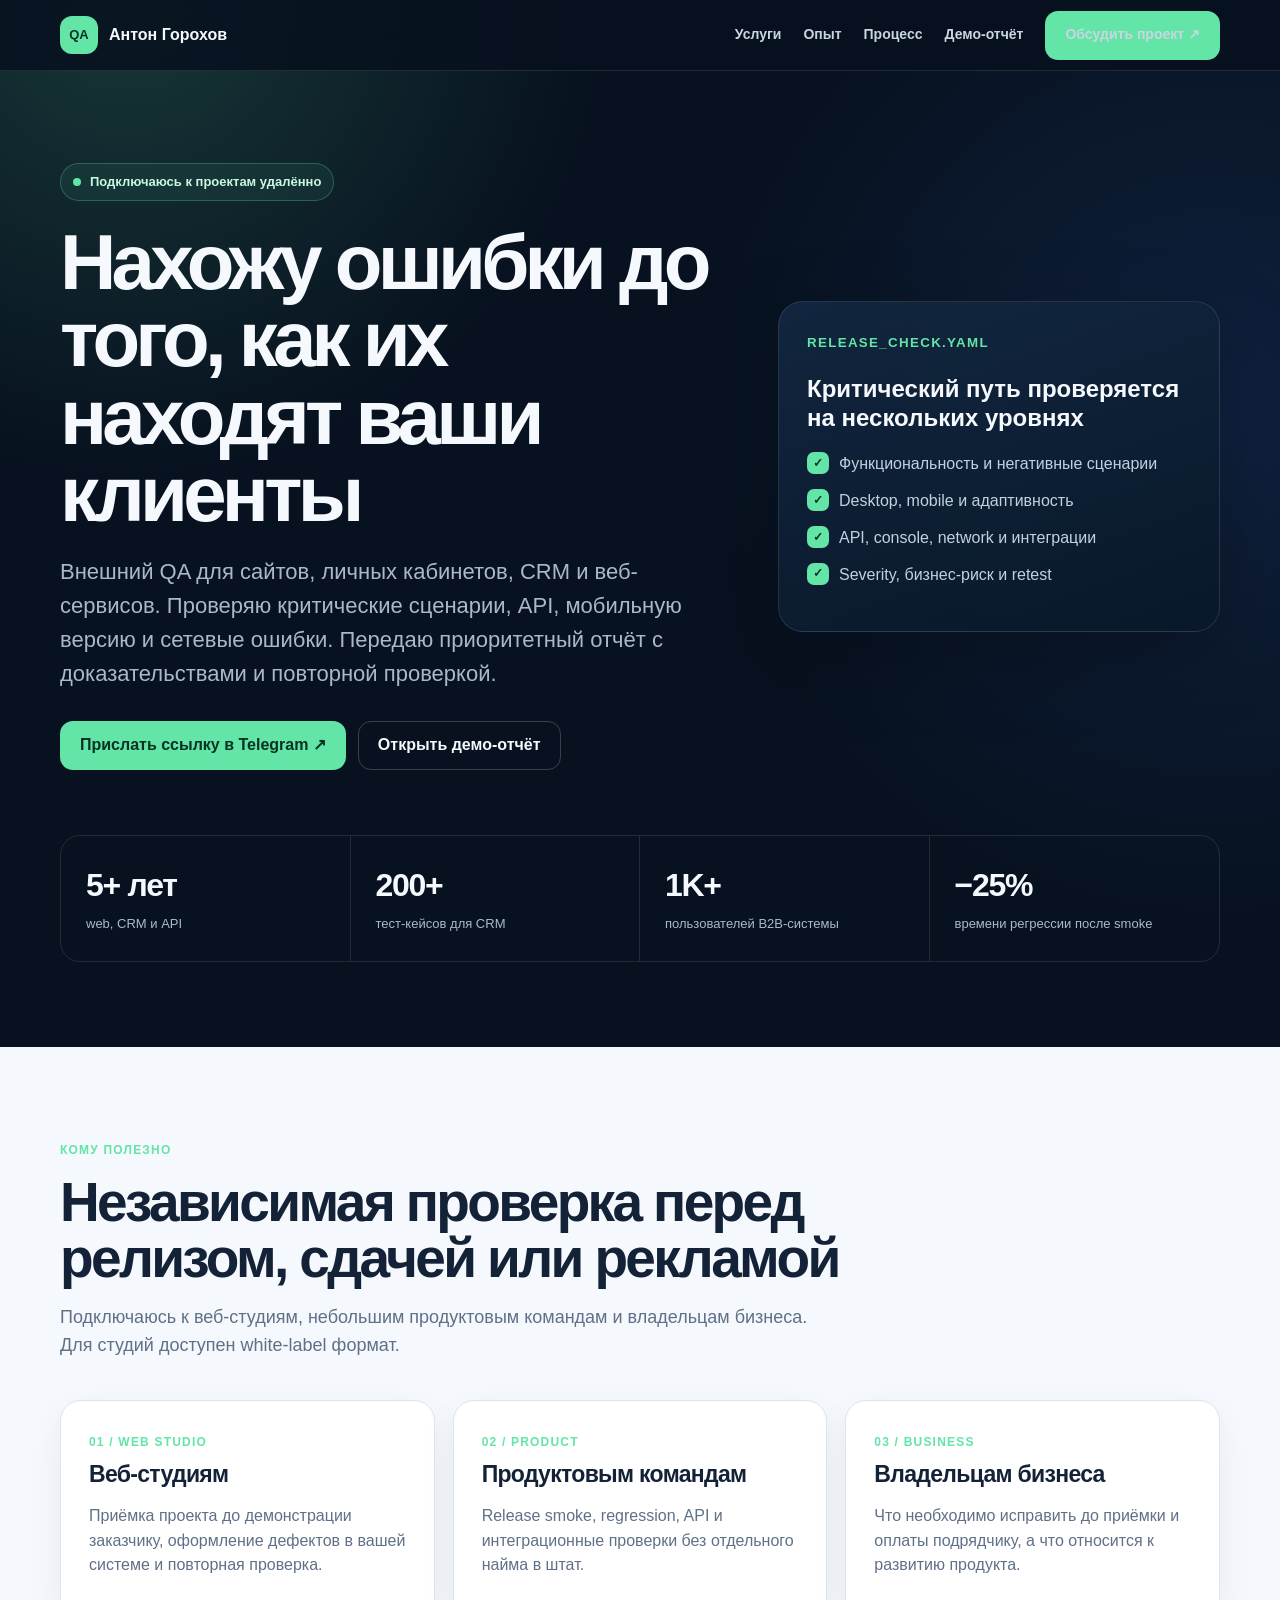
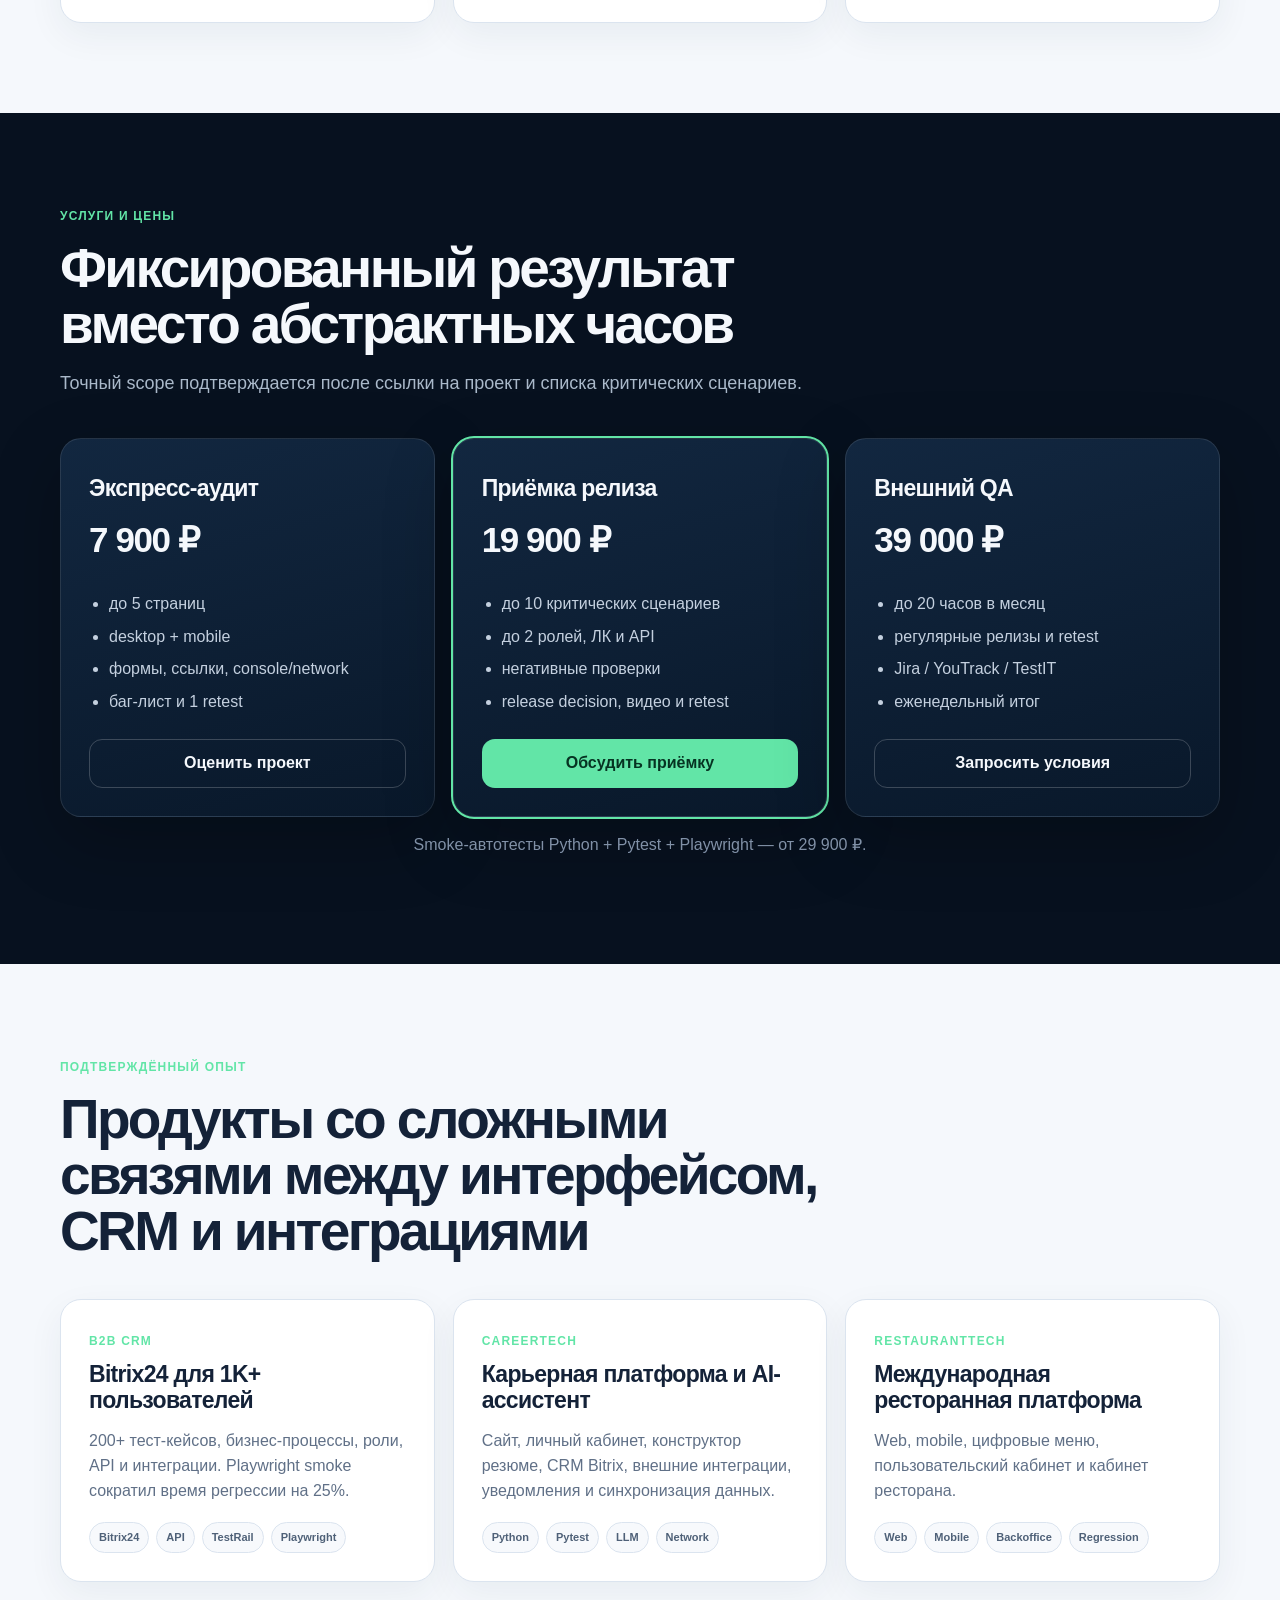
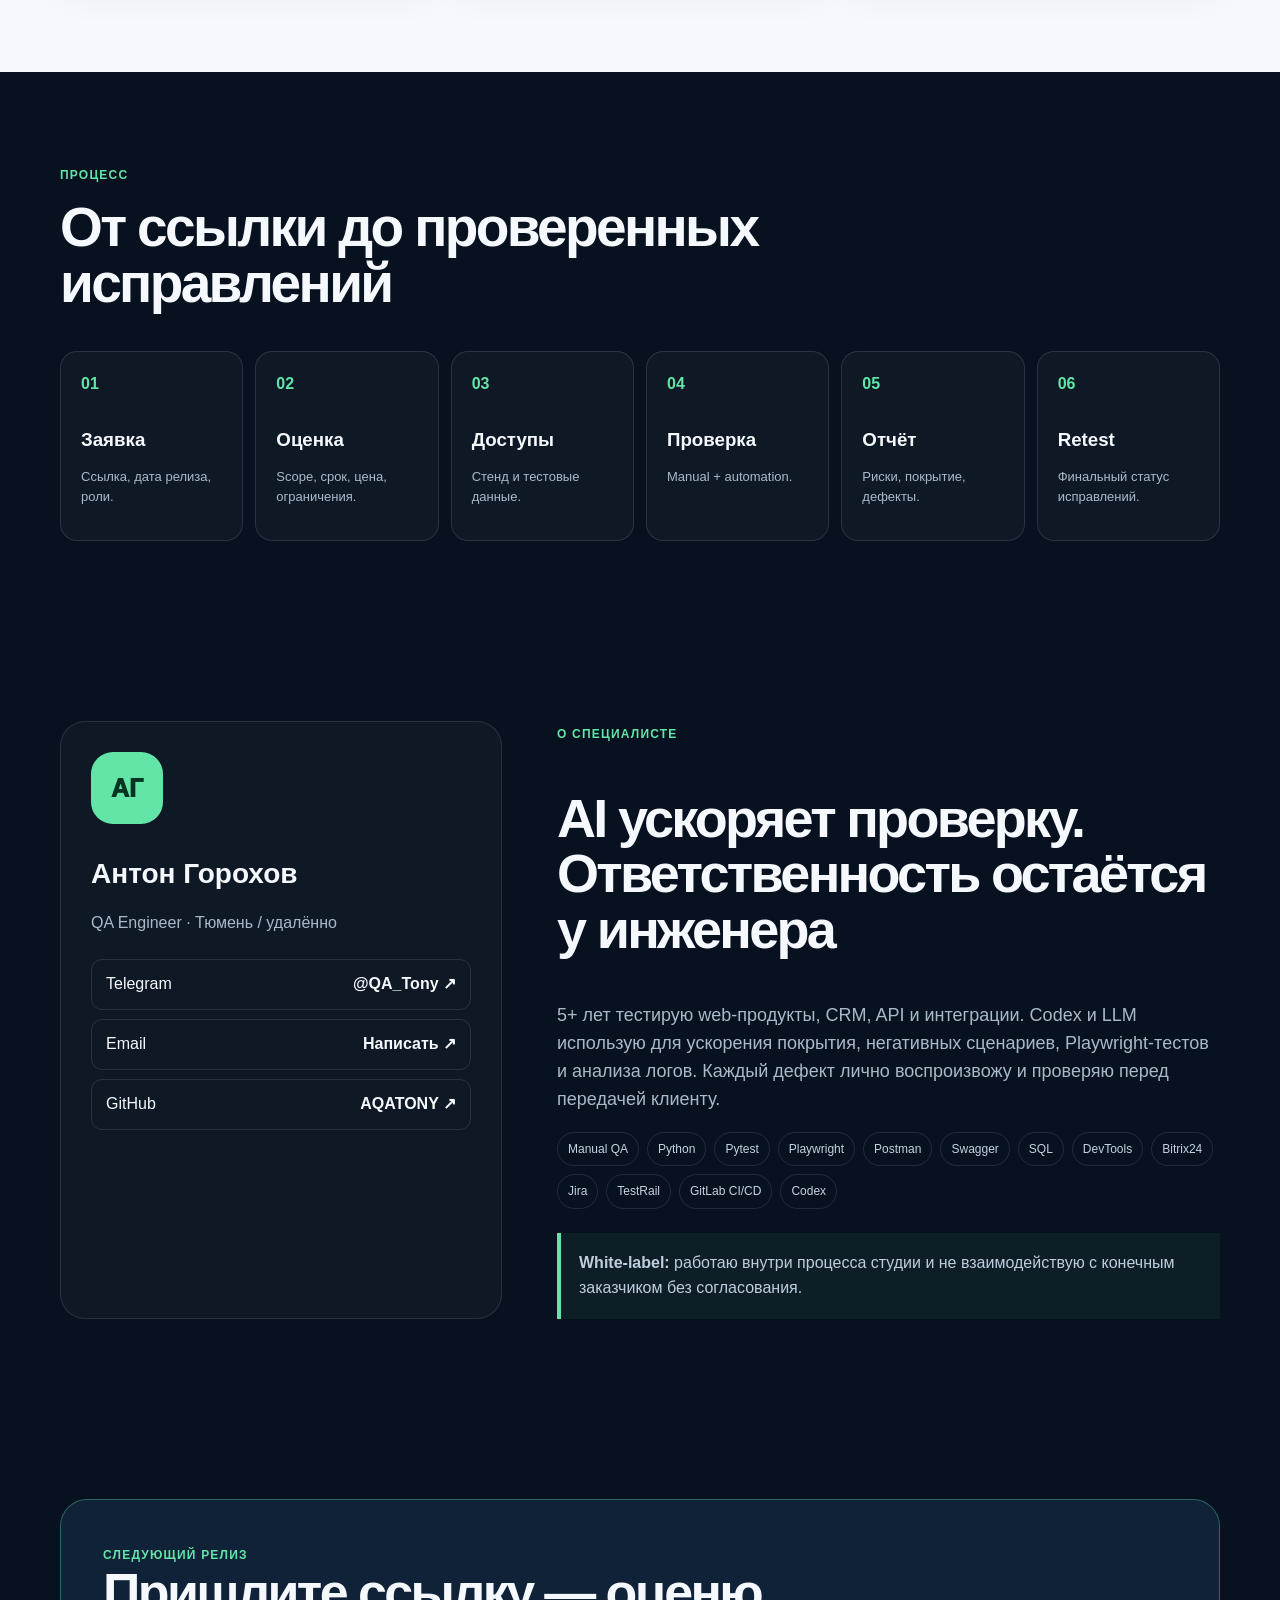
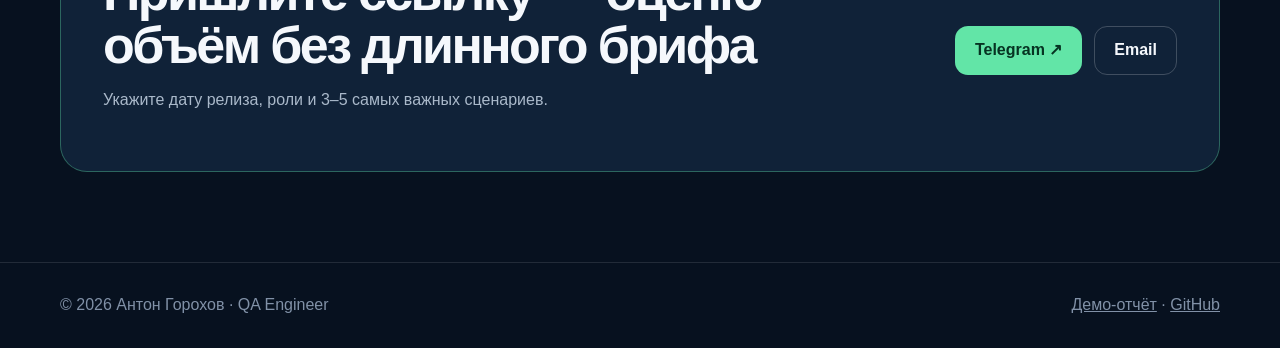
<file: qa-services/index.html>
<!doctype html>
<html lang="ru">
<head>
<meta charset="utf-8">
<meta name="viewport" content="width=device-width,initial-scale=1">
<title>Антон Горохов — внешний QA для сайтов и веб-сервисов</title>
<meta name="description" content="Независимое тестирование сайтов, личных кабинетов, CRM, API и веб-сервисов перед релизом. Баг-лист с доказательствами и повторной проверкой.">
<meta name="theme-color" content="#07111f">
<meta property="og:title" content="Антон Горохов — внешний QA-инженер">
<meta property="og:description" content="Проверяю сайты и веб-сервисы до того, как ошибки находят пользователи и заказчики.">
<style>
:root{--bg:#07111f;--panel:#102238;--paper:#f5f8fc;--text:#f5f8fc;--muted:#aab9ca;--ink:#142238;--im:#607087;--a:#62e5a7;--ai:#063322;--line:rgba(255,255,255,.11);--ld:#dbe4ef;--max:1160px}*{box-sizing:border-box}html{scroll-behavior:smooth}body{margin:0;font-family:Inter,-apple-system,BlinkMacSystemFont,"Segoe UI",Arial,sans-serif;color:var(--text);background:radial-gradient(circle at 10% 0,rgba(98,229,167,.18),transparent 30rem),radial-gradient(circle at 95% 8%,rgba(70,130,255,.14),transparent 32rem),var(--bg);line-height:1.55}a{color:inherit}.w{width:min(var(--max),calc(100% - 40px));margin:auto}.s{padding:90px 0}.light{background:var(--paper);color:var(--ink)}.nav{position:sticky;top:0;z-index:20;background:rgba(7,17,31,.86);backdrop-filter:blur(16px);border-bottom:1px solid var(--line)}.navin{min-height:70px;display:flex;align-items:center;justify-content:space-between;gap:24px}.brand{display:flex;align-items:center;gap:11px;text-decoration:none;font-weight:850}.mark{width:38px;height:38px;border-radius:12px;display:grid;place-items:center;background:var(--a);color:var(--ai);font-size:13px}.links{display:flex;gap:22px;align-items:center}.links a{text-decoration:none;color:#cad5e2;font-size:14px;font-weight:700}.btn{display:inline-flex;justify-content:center;align-items:center;min-height:49px;padding:0 19px;border-radius:13px;text-decoration:none;font-weight:850;border:1px solid rgba(255,255,255,.2)}.primary{background:var(--a);color:var(--ai);border-color:transparent}.hero{padding:92px 0 65px}.hg{display:grid;grid-template-columns:1.2fr .8fr;gap:55px;align-items:center}.pill{display:inline-flex;gap:9px;align-items:center;padding:8px 12px;border:1px solid rgba(98,229,167,.28);border-radius:99px;color:#c9f8e2;background:rgba(98,229,167,.07);font-size:13px;font-weight:750}.dot{width:8px;height:8px;border-radius:50%;background:var(--a)}h1{font-size:clamp(46px,7vw,78px);line-height:.99;letter-spacing:-.061em;margin:23px 0 22px}.lead{font-size:clamp(18px,2.4vw,22px);color:var(--muted);max-width:760px}.actions{display:flex;gap:12px;flex-wrap:wrap;margin-top:30px}.box{padding:28px;border:1px solid var(--line);border-radius:25px;background:linear-gradient(160deg,rgba(18,39,64,.96),rgba(9,24,42,.96));box-shadow:0 25px 80px rgba(0,0,0,.26)}.box small,.ey{color:var(--a);text-transform:uppercase;letter-spacing:.1em;font-weight:850}.box h2{font-size:24px;line-height:1.2}.checks{list-style:none;padding:0;display:grid;gap:12px}.checks li{display:flex;gap:10px;color:#c4d0df}.checks li:before{content:"✓";width:22px;height:22px;display:grid;place-items:center;border-radius:7px;background:var(--a);color:var(--ai);font-size:12px;font-weight:900}.metrics{display:grid;grid-template-columns:repeat(4,1fr);border:1px solid var(--line);border-radius:20px;overflow:hidden;margin-bottom:85px}.metric{padding:25px;border-right:1px solid var(--line)}.metric:last-child{border:0}.metric b{display:block;font-size:32px;letter-spacing:-.04em}.metric span{color:var(--muted);font-size:13px}.head{max-width:780px;margin-bottom:40px}.ey{font-size:12px}.head h2{font-size:clamp(34px,5vw,55px);line-height:1.02;letter-spacing:-.048em;margin:12px 0}.head p{font-size:18px;color:var(--muted)}.light .head p{color:var(--im)}.cards{display:grid;grid-template-columns:repeat(3,1fr);gap:18px}.card{padding:28px;border:1px solid var(--ld);border-radius:21px;background:white;box-shadow:0 12px 36px rgba(25,46,72,.06)}.card h3{font-size:23px;line-height:1.15;letter-spacing:-.03em;margin:8px 0 12px}.card p{color:var(--im)}.services .card{display:flex;flex-direction:column;color:var(--text);border-color:var(--line);background:linear-gradient(165deg,#122740,#09182a);box-shadow:0 24px 70px rgba(0,0,0,.24)}.price{font-size:35px;font-weight:900;letter-spacing:-.04em}.services ul{padding-left:20px;color:#c4d0df;flex:1}.services li{margin:8px 0}.feature{outline:2px solid var(--a)}.tags{display:flex;flex-wrap:wrap;gap:7px;margin-top:18px}.tag{padding:6px 9px;border:1px solid var(--ld);border-radius:99px;background:#f7f9fc;color:#4f6178;font-size:11px;font-weight:750}.process{display:grid;grid-template-columns:repeat(6,1fr);gap:12px;counter-reset:s}.step{padding:20px;border:1px solid var(--line);border-radius:17px;background:rgba(255,255,255,.035);counter-increment:s}.step:before{content:"0" counter(s);color:var(--a);font-weight:900}.step h3{margin:28px 0 6px}.step p{font-size:13px;color:var(--muted)}.about{display:grid;grid-template-columns:.8fr 1.2fr;gap:55px}.person{padding:30px;border:1px solid var(--line);border-radius:25px;background:rgba(255,255,255,.035)}.avatar{width:72px;height:72px;border-radius:22px;background:var(--a);color:var(--ai);display:grid;place-items:center;font-size:25px;font-weight:950}.person h3{font-size:28px;margin-bottom:4px}.person p,.copy p{color:var(--muted)}.contact{display:grid;gap:9px;margin-top:23px}.contact a{display:flex;justify-content:space-between;padding:12px 14px;border:1px solid var(--line);border-radius:11px;text-decoration:none}.stack{display:flex;flex-wrap:wrap;gap:8px}.stack span{padding:7px 10px;border:1px solid var(--line);border-radius:99px;color:#c7d2df;font-size:12px}.note{margin-top:24px;padding:18px;border-left:4px solid var(--a);background:rgba(98,229,167,.06);color:#c1cddd}.cta{display:grid;grid-template-columns:1fr auto;gap:30px;align-items:center;padding:42px;border:1px solid rgba(98,229,167,.35);border-radius:27px;background:var(--panel)}.cta h2{font-size:clamp(34px,5vw,52px);letter-spacing:-.05em;line-height:1.02;margin:0 0 10px}.cta p{color:var(--muted)}footer{padding:30px 0;border-top:1px solid var(--line);color:#8191a7}.foot{display:flex;justify-content:space-between;gap:20px}@media(max-width:1000px){.hg,.about{grid-template-columns:1fr}.cards{grid-template-columns:repeat(2,1fr)}.process{grid-template-columns:repeat(3,1fr)}.cta{grid-template-columns:1fr}}@media(max-width:720px){.w{width:min(100% - 28px,var(--max))}.s{padding:68px 0}.links a:not(.btn){display:none}.hero{padding-top:60px}.cards,.metrics,.process{grid-template-columns:1fr}.metric{border-right:0;border-bottom:1px solid var(--line)}.metric:last-child{border-bottom:0}.actions{flex-direction:column}.actions .btn{width:100%}.cta{padding:28px}.foot{flex-direction:column}}
</style>
<script type="application/ld+json">{"@context":"https://schema.org","@type":"ProfessionalService","name":"Антон Горохов — внешний QA-инженер","description":"Независимое тестирование сайтов, веб-сервисов, CRM и API перед релизом","email":"mailto:agorokhov95@gmail.com","sameAs":["https://t.me/QA_Tony","https://github.com/AQATONY"]}</script>
</head>
<body>
<header class="nav"><div class="w navin"><a class="brand" href="#top"><span class="mark">QA</span>Антон Горохов</a><nav class="links"><a href="#services">Услуги</a><a href="#cases">Опыт</a><a href="#process">Процесс</a><a href="report-example.html">Демо-отчёт</a><a class="btn primary" href="https://t.me/QA_Tony" target="_blank" rel="noopener">Обсудить проект ↗</a></nav></div></header>
<main>
<section class="hero" id="top"><div class="w hg"><div><span class="pill"><i class="dot"></i>Подключаюсь к проектам удалённо</span><h1>Нахожу ошибки до того, как их находят ваши клиенты</h1><p class="lead">Внешний QA для сайтов, личных кабинетов, CRM и веб-сервисов. Проверяю критические сценарии, API, мобильную версию и сетевые ошибки. Передаю приоритетный отчёт с доказательствами и повторной проверкой.</p><div class="actions"><a class="btn primary" href="https://t.me/QA_Tony" target="_blank" rel="noopener">Прислать ссылку в Telegram ↗</a><a class="btn" href="report-example.html">Открыть демо-отчёт</a></div></div><aside class="box"><small>release_check.yaml</small><h2>Критический путь проверяется на нескольких уровнях</h2><ul class="checks"><li>Функциональность и негативные сценарии</li><li>Desktop, mobile и адаптивность</li><li>API, console, network и интеграции</li><li>Severity, бизнес-риск и retest</li></ul></aside></div></section>
<div class="w metrics"><div class="metric"><b>5+ лет</b><span>web, CRM и API</span></div><div class="metric"><b>200+</b><span>тест-кейсов для CRM</span></div><div class="metric"><b>1K+</b><span>пользователей B2B-системы</span></div><div class="metric"><b>−25%</b><span>времени регрессии после smoke</span></div></div>
<section class="s light"><div class="w"><div class="head"><span class="ey">Кому полезно</span><h2>Независимая проверка перед релизом, сдачей или рекламой</h2><p>Подключаюсь к веб-студиям, небольшим продуктовым командам и владельцам бизнеса. Для студий доступен white-label формат.</p></div><div class="cards"><article class="card"><span class="ey">01 / WEB STUDIO</span><h3>Веб-студиям</h3><p>Приёмка проекта до демонстрации заказчику, оформление дефектов в вашей системе и повторная проверка.</p></article><article class="card"><span class="ey">02 / PRODUCT</span><h3>Продуктовым командам</h3><p>Release smoke, regression, API и интеграционные проверки без отдельного найма в штат.</p></article><article class="card"><span class="ey">03 / BUSINESS</span><h3>Владельцам бизнеса</h3><p>Что необходимо исправить до приёмки и оплаты подрядчику, а что относится к развитию продукта.</p></article></div></div></section>
<section class="s services" id="services"><div class="w"><div class="head"><span class="ey">Услуги и цены</span><h2>Фиксированный результат вместо абстрактных часов</h2><p>Точный scope подтверждается после ссылки на проект и списка критических сценариев.</p></div><div class="cards"><article class="card"><h3>Экспресс-аудит</h3><div class="price">7 900 ₽</div><ul><li>до 5 страниц</li><li>desktop + mobile</li><li>формы, ссылки, console/network</li><li>баг-лист и 1 retest</li></ul><a class="btn" href="https://t.me/QA_Tony" target="_blank" rel="noopener">Оценить проект</a></article><article class="card feature"><h3>Приёмка релиза</h3><div class="price">19 900 ₽</div><ul><li>до 10 критических сценариев</li><li>до 2 ролей, ЛК и API</li><li>негативные проверки</li><li>release decision, видео и retest</li></ul><a class="btn primary" href="https://t.me/QA_Tony" target="_blank" rel="noopener">Обсудить приёмку</a></article><article class="card"><h3>Внешний QA</h3><div class="price">39 000 ₽</div><ul><li>до 20 часов в месяц</li><li>регулярные релизы и retest</li><li>Jira / YouTrack / TestIT</li><li>еженедельный итог</li></ul><a class="btn" href="mailto:agorokhov95@gmail.com?subject=Внешний%20QA">Запросить условия</a></article></div><p style="text-align:center;color:#8191a7">Smoke-автотесты Python + Pytest + Playwright — от 29 900 ₽.</p></div></section>
<section class="s light" id="cases"><div class="w"><div class="head"><span class="ey">Подтверждённый опыт</span><h2>Продукты со сложными связями между интерфейсом, CRM и интеграциями</h2></div><div class="cards"><article class="card"><span class="ey">B2B CRM</span><h3>Bitrix24 для 1K+ пользователей</h3><p>200+ тест-кейсов, бизнес-процессы, роли, API и интеграции. Playwright smoke сократил время регрессии на 25%.</p><div class="tags"><span class="tag">Bitrix24</span><span class="tag">API</span><span class="tag">TestRail</span><span class="tag">Playwright</span></div></article><article class="card"><span class="ey">CareerTech</span><h3>Карьерная платформа и AI-ассистент</h3><p>Сайт, личный кабинет, конструктор резюме, CRM Bitrix, внешние интеграции, уведомления и синхронизация данных.</p><div class="tags"><span class="tag">Python</span><span class="tag">Pytest</span><span class="tag">LLM</span><span class="tag">Network</span></div></article><article class="card"><span class="ey">RestaurantTech</span><h3>Международная ресторанная платформа</h3><p>Web, mobile, цифровые меню, пользовательский кабинет и кабинет ресторана.</p><div class="tags"><span class="tag">Web</span><span class="tag">Mobile</span><span class="tag">Backoffice</span><span class="tag">Regression</span></div></article></div></div></section>
<section class="s" id="process"><div class="w"><div class="head"><span class="ey">Процесс</span><h2>От ссылки до проверенных исправлений</h2></div><div class="process"><article class="step"><h3>Заявка</h3><p>Ссылка, дата релиза, роли.</p></article><article class="step"><h3>Оценка</h3><p>Scope, срок, цена, ограничения.</p></article><article class="step"><h3>Доступы</h3><p>Стенд и тестовые данные.</p></article><article class="step"><h3>Проверка</h3><p>Manual + automation.</p></article><article class="step"><h3>Отчёт</h3><p>Риски, покрытие, дефекты.</p></article><article class="step"><h3>Retest</h3><p>Финальный статус исправлений.</p></article></div></div></section>
<section class="s"><div class="w about"><aside class="person"><div class="avatar">АГ</div><h3>Антон Горохов</h3><p>QA Engineer · Тюмень / удалённо</p><div class="contact"><a href="https://t.me/QA_Tony" target="_blank" rel="noopener"><span>Telegram</span><b>@QA_Tony ↗</b></a><a href="mailto:agorokhov95@gmail.com"><span>Email</span><b>Написать ↗</b></a><a href="https://github.com/AQATONY" target="_blank" rel="noopener"><span>GitHub</span><b>AQATONY ↗</b></a></div></aside><div class="copy"><span class="ey">О специалисте</span><h2 style="font-size:clamp(34px,5vw,54px);line-height:1.03;letter-spacing:-.05em">AI ускоряет проверку. Ответственность остаётся у инженера</h2><p style="font-size:18px">5+ лет тестирую web-продукты, CRM, API и интеграции. Codex и LLM использую для ускорения покрытия, негативных сценариев, Playwright-тестов и анализа логов. Каждый дефект лично воспроизвожу и проверяю перед передачей клиенту.</p><div class="stack"><span>Manual QA</span><span>Python</span><span>Pytest</span><span>Playwright</span><span>Postman</span><span>Swagger</span><span>SQL</span><span>DevTools</span><span>Bitrix24</span><span>Jira</span><span>TestRail</span><span>GitLab CI/CD</span><span>Codex</span></div><div class="note"><b>White-label:</b> работаю внутри процесса студии и не взаимодействую с конечным заказчиком без согласования.</div></div></div></section>
<section class="s"><div class="w cta"><div><span class="ey">Следующий релиз</span><h2>Пришлите ссылку — оценю объём без длинного брифа</h2><p>Укажите дату релиза, роли и 3–5 самых важных сценариев.</p></div><div class="actions"><a class="btn primary" href="https://t.me/QA_Tony" target="_blank" rel="noopener">Telegram ↗</a><a class="btn" href="mailto:agorokhov95@gmail.com?subject=QA-проверка%20проекта">Email</a></div></div></section>
</main>
<footer><div class="w foot"><span>© 2026 Антон Горохов · QA Engineer</span><span><a href="report-example.html">Демо-отчёт</a> · <a href="https://github.com/AQATONY">GitHub</a></span></div></footer>
</body></html>
</file>
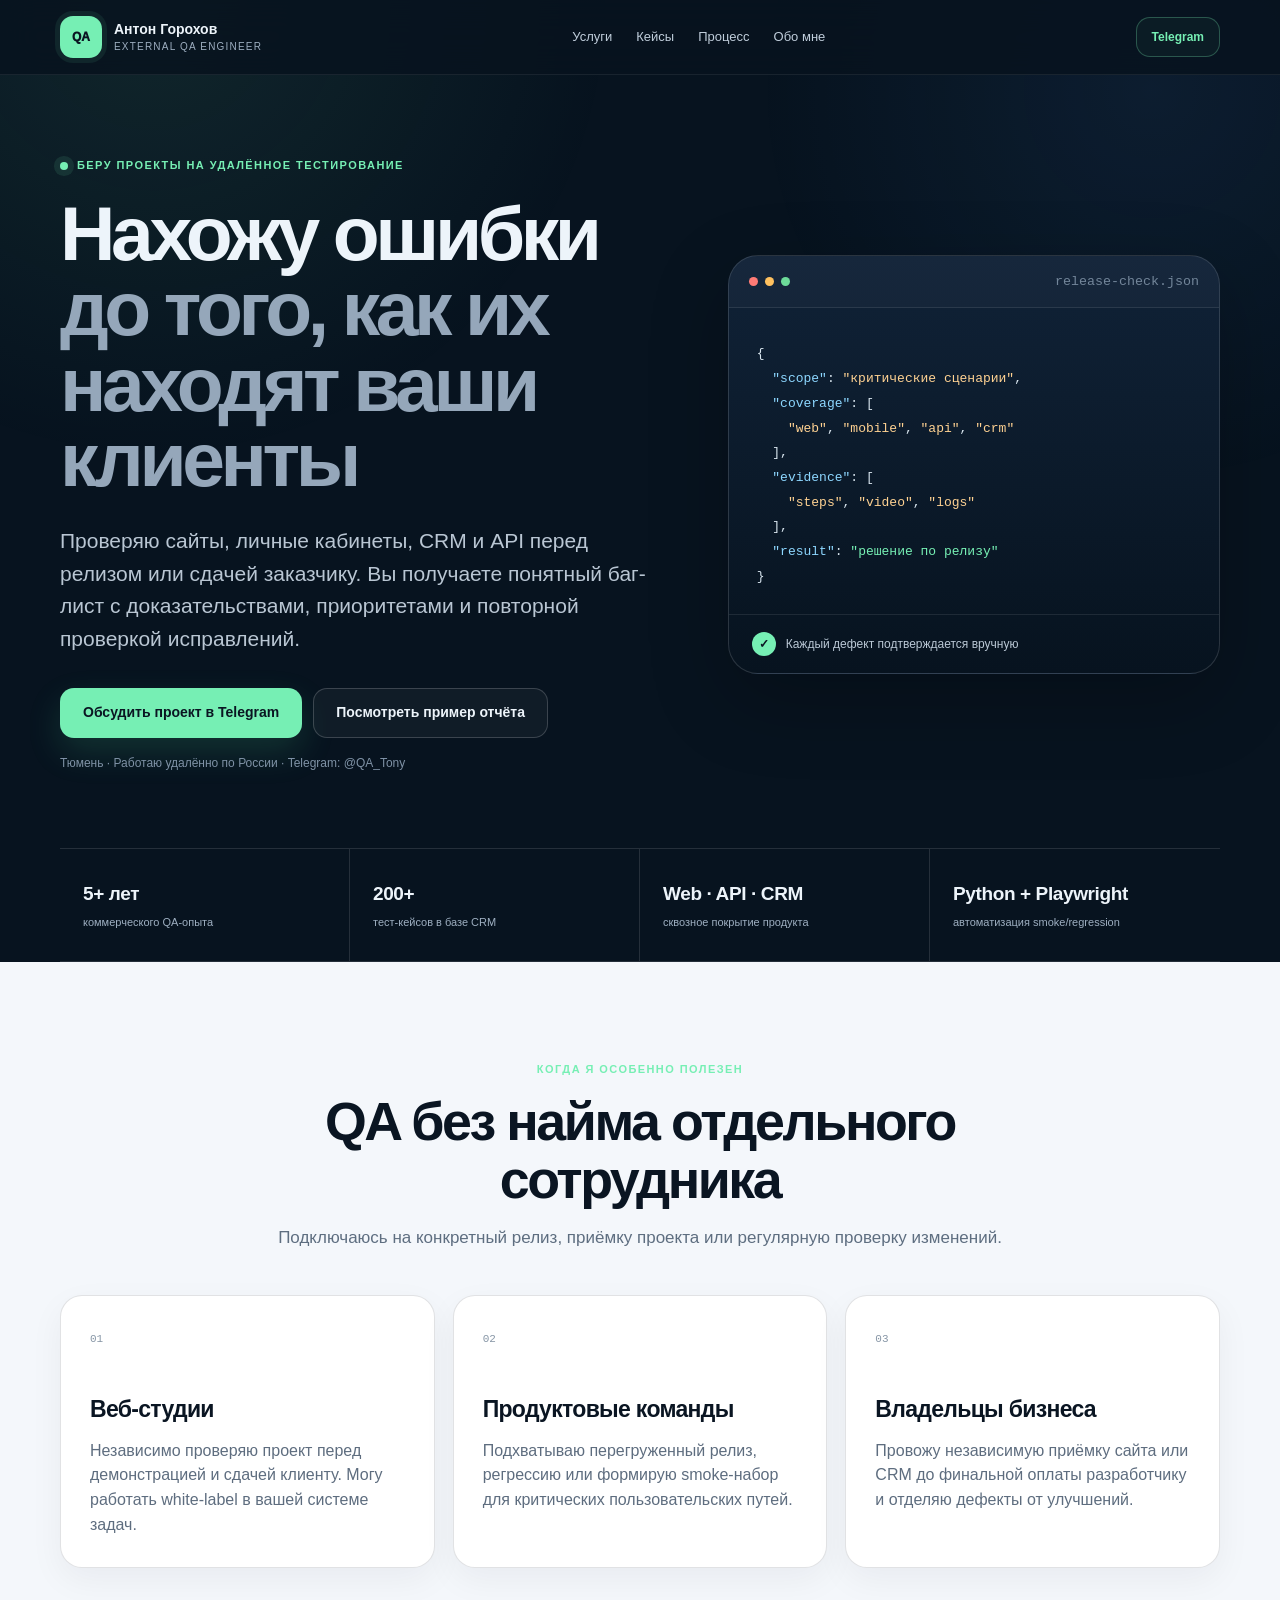
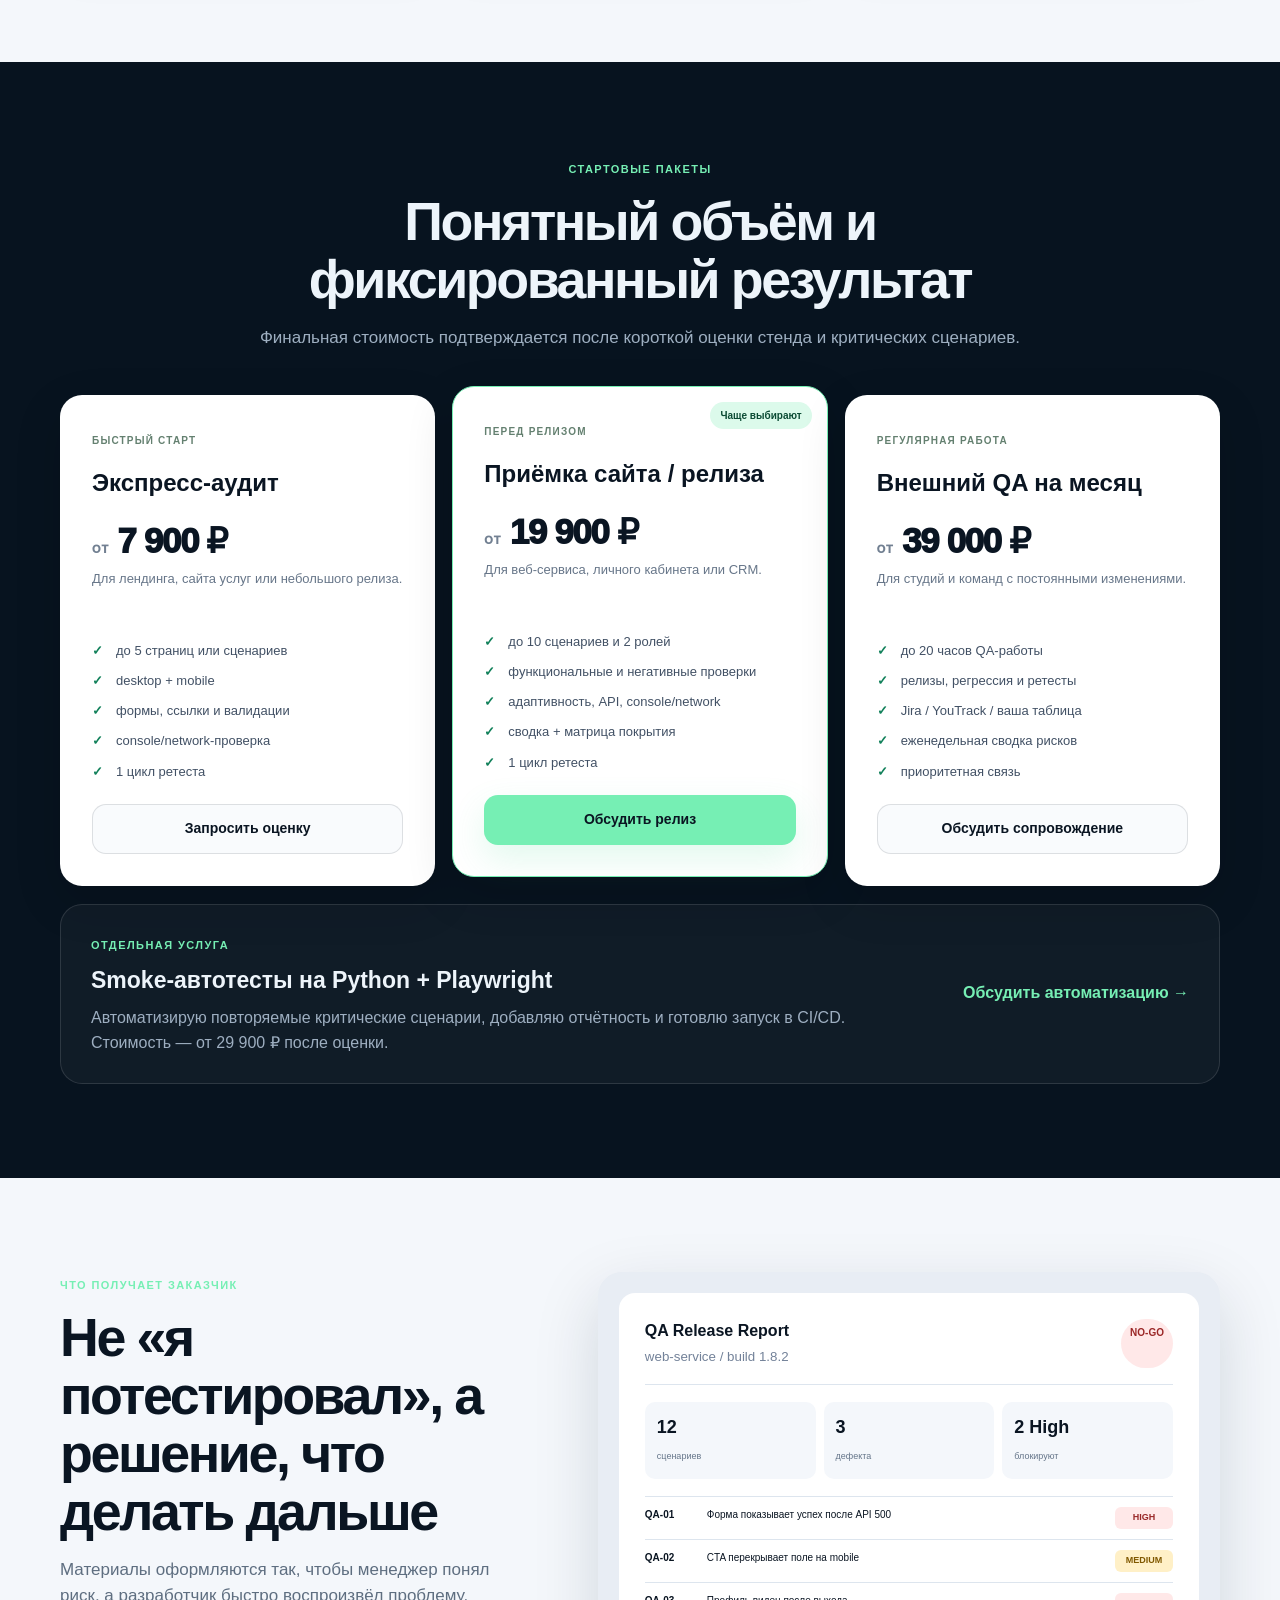
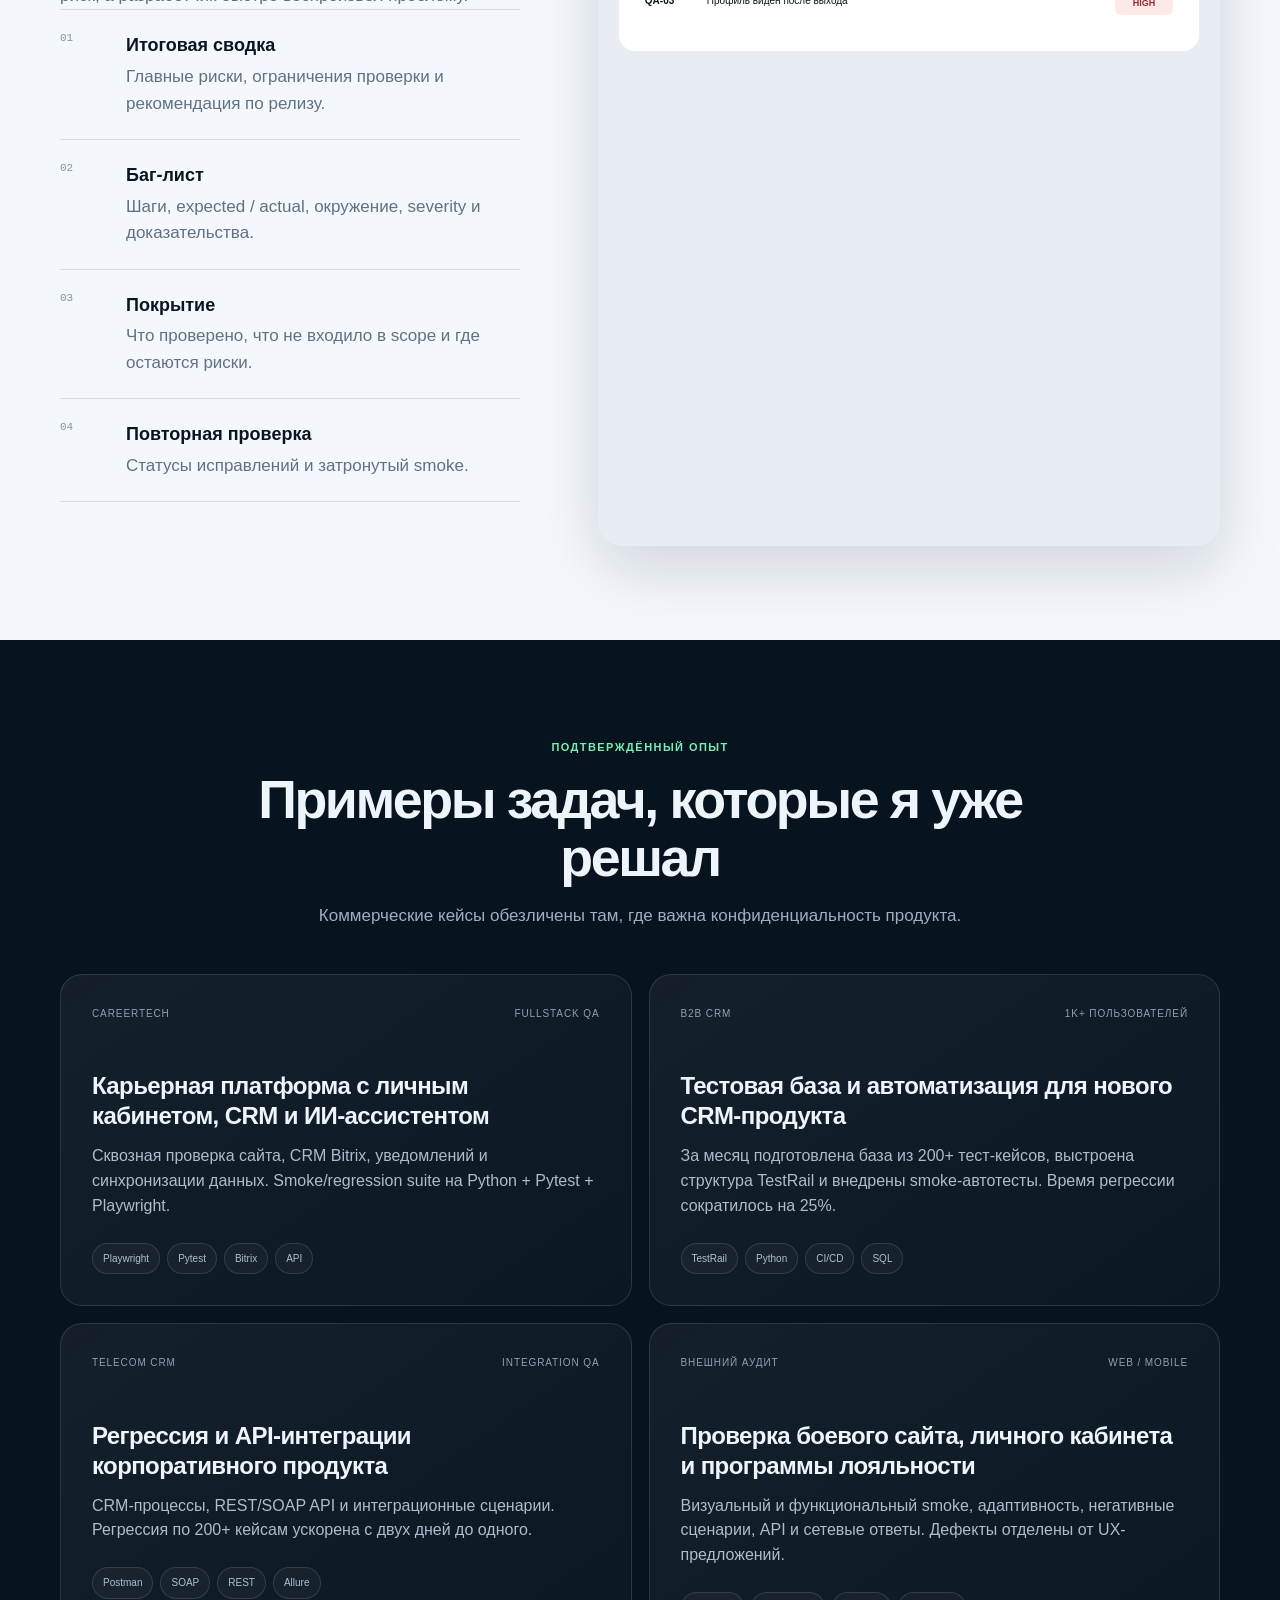
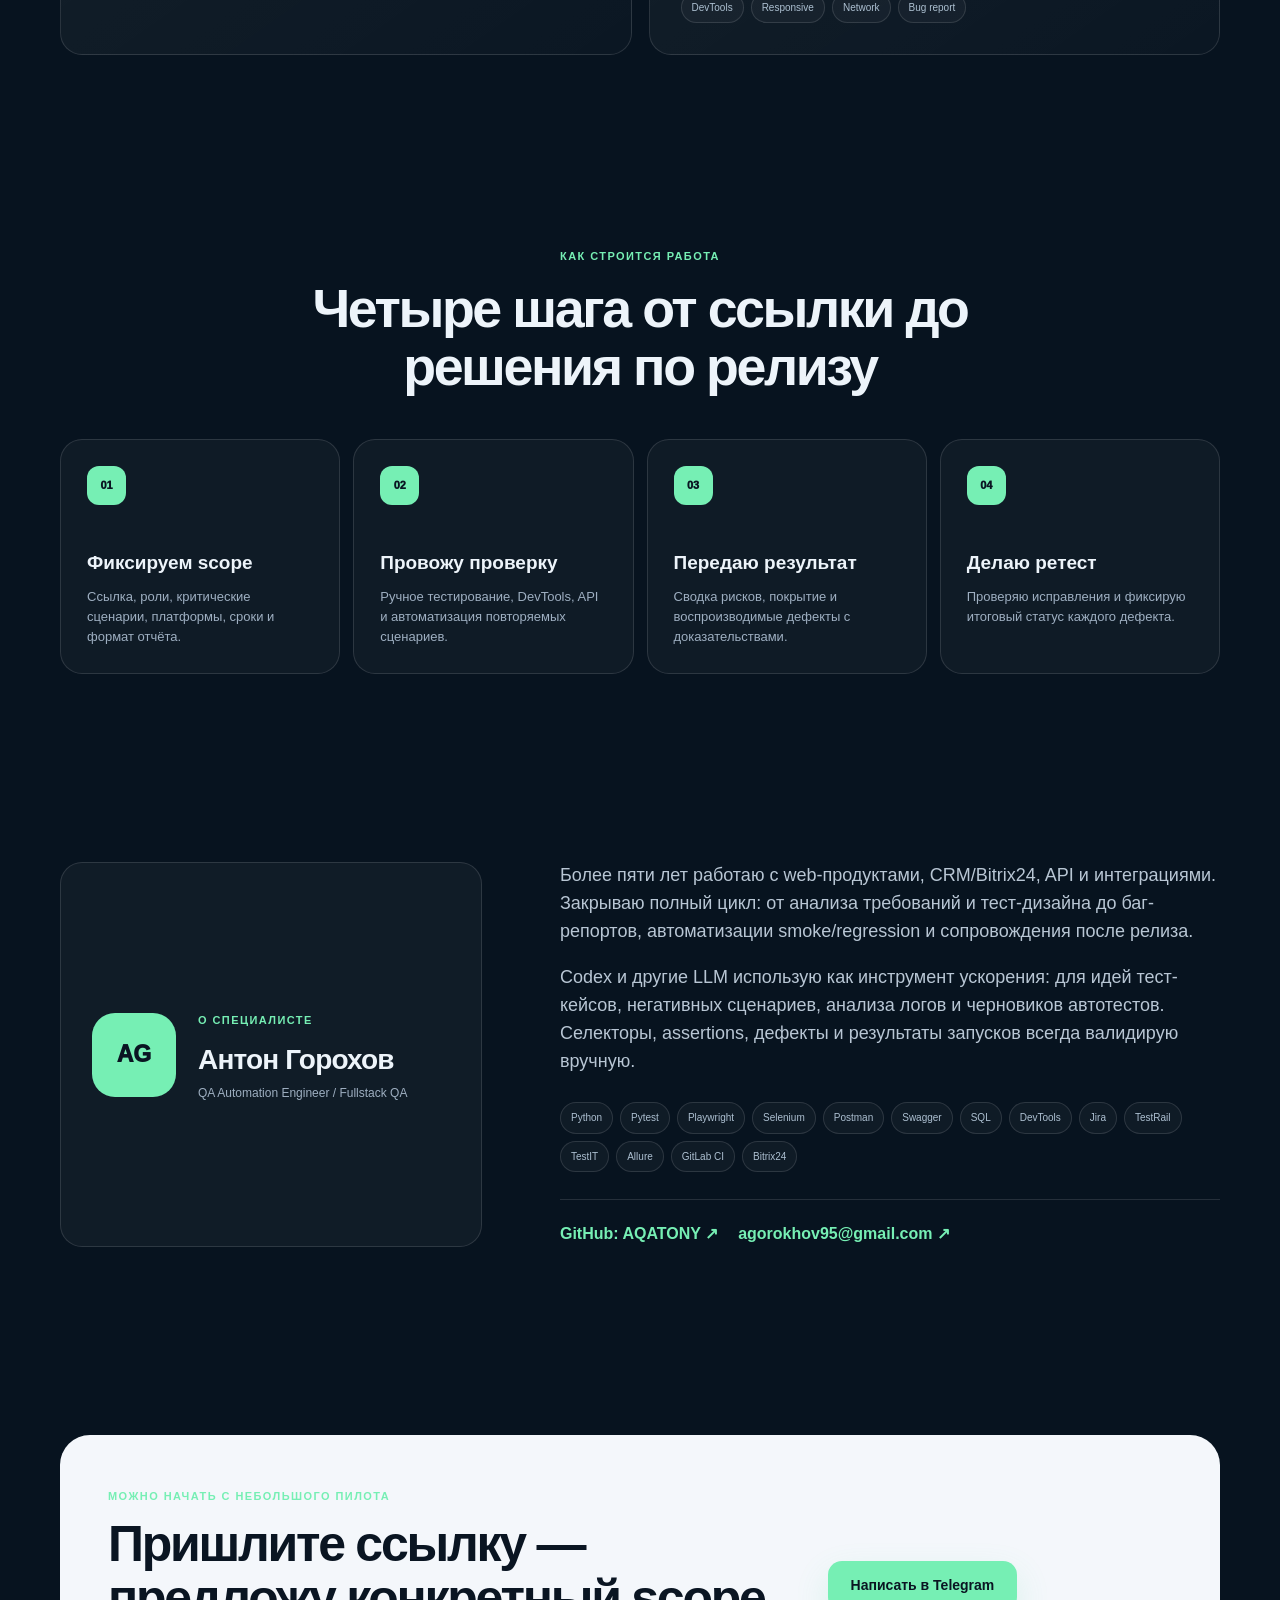
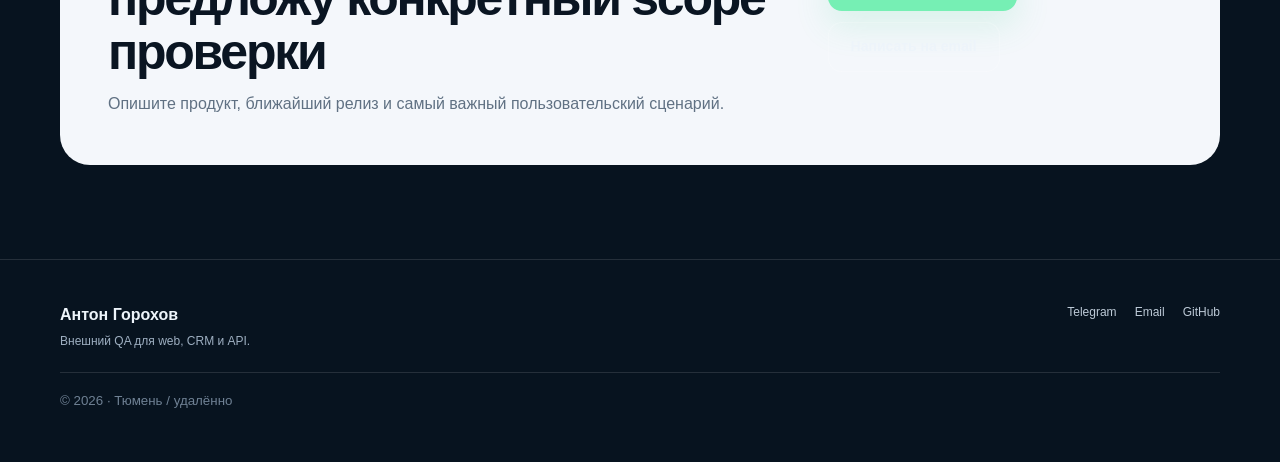
<file: qa-tony-site/index.html>
<!doctype html>
<html lang="ru">
<head>
<meta charset="utf-8">
<meta name="viewport" content="width=device-width,initial-scale=1">
<title>Антон Горохов — внешний QA для сайтов, CRM и API</title>
<meta name="description" content="Независимое тестирование сайтов, личных кабинетов, CRM и API перед релизом. Баг-лист с доказательствами, приоритетами и повторной проверкой.">
<meta name="theme-color" content="#07131f">
<meta property="og:type" content="website"><meta property="og:locale" content="ru_RU">
<meta property="og:title" content="Антон Горохов — внешний QA-инженер">
<meta property="og:description" content="Нахожу ошибки до того, как их находят ваши клиенты. Web · CRM · API · Python + Playwright.">
<style>
:root{--bg:#07131f;--bg2:#0b1a29;--paper:#f4f7fb;--white:#fff;--text:#edf4fa;--muted:#9eafc1;--ink:#0a1522;--line:rgba(255,255,255,.12);--lined:rgba(8,21,34,.12);--accent:#76efb4;--radius:22px;--shadow:0 26px 80px rgba(0,0,0,.24);--max:1160px}*{box-sizing:border-box}html{scroll-behavior:smooth}body{margin:0;color:var(--text);background:var(--bg);font-family:Inter,ui-sans-serif,-apple-system,BlinkMacSystemFont,"Segoe UI",Roboto,Arial,sans-serif;line-height:1.55;-webkit-font-smoothing:antialiased}body:before{content:"";position:fixed;inset:0;z-index:-1;pointer-events:none;background:radial-gradient(circle at 12% 0,rgba(118,239,180,.09),transparent 32%),radial-gradient(circle at 90% 10%,rgba(80,155,255,.08),transparent 28%)}a{color:inherit;text-decoration:none}.container{width:min(calc(100% - 40px),var(--max));margin:auto}.section{padding:94px 0}.light{color:var(--ink);background:var(--paper)}.header{position:sticky;top:0;z-index:50;background:rgba(7,19,31,.86);backdrop-filter:blur(18px);border-bottom:1px solid rgba(255,255,255,.07)}.nav{min-height:74px;display:flex;align-items:center;justify-content:space-between;gap:28px}.brand{display:flex;align-items:center;gap:12px}.mark{width:42px;height:42px;display:grid;place-items:center;color:var(--ink);background:var(--accent);border-radius:13px;font-size:12px;font-weight:950;box-shadow:0 0 0 5px rgba(118,239,180,.08)}.brand-copy{display:grid;line-height:1.15}.brand-copy strong{font-size:14px}.brand-copy small{margin-top:4px;color:var(--muted);font-size:10px;letter-spacing:.12em;text-transform:uppercase}.menu{display:flex;gap:24px;color:#c0cddb;font-size:13px}.menu a:hover{color:var(--accent)}.btn{min-height:50px;display:inline-flex;align-items:center;justify-content:center;padding:0 22px;border:1px solid transparent;border-radius:14px;font-weight:800;font-size:14px;transition:transform .2s,background .2s}.btn:hover{transform:translateY(-2px)}.primary{color:var(--ink);background:var(--accent);box-shadow:0 14px 34px rgba(72,215,147,.16)}.primary:hover{background:#91f5c7}.secondary{color:var(--text);background:rgba(255,255,255,.04);border-color:rgba(255,255,255,.18)}.small{min-height:40px;padding:0 15px;color:var(--accent);background:rgba(118,239,180,.04);border-color:rgba(118,239,180,.28);font-size:12px}.hero{padding:82px 0 0;overflow:hidden}.hero-grid{display:grid;grid-template-columns:1.1fr .9fr;align-items:center;gap:66px}.eyebrow,.kicker{color:var(--accent);font-size:11px;font-weight:850;letter-spacing:.13em;text-transform:uppercase}.eyebrow{display:flex;align-items:center;gap:9px;margin-bottom:22px}.dot{width:8px;height:8px;border-radius:50%;background:var(--accent);box-shadow:0 0 0 6px rgba(118,239,180,.1)}h1{margin:0;font-size:clamp(48px,6vw,82px);line-height:.98;letter-spacing:-.057em}h1 span{color:#95a7ba}.lead{max-width:720px;margin:28px 0 0;color:#b9c6d3;font-size:clamp(17px,1.8vw,21px)}.actions{display:flex;flex-wrap:wrap;gap:11px;margin-top:33px}.micro{margin:16px 0 0;color:#7f92a6;font-size:12px}.console{overflow:hidden;border:1px solid rgba(255,255,255,.14);border-radius:30px;background:linear-gradient(180deg,#102237,#07131f);box-shadow:var(--shadow)}.console-head{height:52px;display:flex;align-items:center;gap:7px;padding:0 20px;border-bottom:1px solid rgba(255,255,255,.09);background:rgba(255,255,255,.025)}.console-head i{width:9px;height:9px;border-radius:50%;background:#445469}.console-head i:nth-child(1){background:#ff7b75}.console-head i:nth-child(2){background:#ffc15f}.console-head i:nth-child(3){background:#6ddb99}.console-head small{margin-left:auto;color:#73869a;font-family:ui-monospace,monospace}.console pre{margin:0;padding:34px 28px 25px;white-space:pre-wrap;color:#d9e6ef;font:13px/1.9 ui-monospace,SFMono-Regular,Menlo,monospace}.key{color:#8dd7ff}.value{color:#ffd292}.good{color:var(--accent)}.console-foot{display:flex;align-items:center;gap:10px;padding:17px 23px;color:#bac8d5;border-top:1px solid rgba(255,255,255,.09);font-size:12px}.console-foot b{width:24px;height:24px;display:grid;place-items:center;color:var(--ink);background:var(--accent);border-radius:50%}.metrics{display:grid;grid-template-columns:repeat(4,1fr);margin-top:75px;border-block:1px solid var(--line)}.metrics div{min-height:112px;padding:23px;display:flex;flex-direction:column;justify-content:center;border-right:1px solid var(--line)}.metrics div:last-child{border-right:0}.metrics strong{font-size:19px;letter-spacing:-.02em}.metrics span{margin-top:5px;color:var(--muted);font-size:11px}.heading{max-width:770px;margin:0 auto 44px;text-align:center}.heading.left{margin-left:0;text-align:left}.heading h2{margin:11px 0 0;font-size:clamp(35px,4.2vw,56px);line-height:1.08;letter-spacing:-.045em}.heading p{margin:17px 0 0;color:#5e6e80;font-size:17px}.dark .heading p{color:var(--muted)}.cards{display:grid;grid-template-columns:repeat(3,1fr);gap:18px}.card{min-height:250px;padding:29px;background:var(--white);border:1px solid var(--lined);border-radius:var(--radius);box-shadow:0 12px 34px rgba(8,21,34,.05)}.num{color:#8796a6;font:11px ui-monospace,monospace}.card h3{margin:42px 0 11px;font-size:23px;letter-spacing:-.03em}.card p{margin:0;color:#5e6d7f}.pricing{display:grid;grid-template-columns:repeat(3,1fr);gap:17px}.price-card{position:relative;display:flex;flex-direction:column;justify-content:space-between;padding:31px;color:var(--ink);background:var(--white);border:1px solid rgba(255,255,255,.1);border-radius:var(--radius);box-shadow:0 16px 48px rgba(0,0,0,.14)}.price-card.featured{transform:translateY(-9px);border-color:var(--accent)}.badge{position:absolute;right:15px;top:15px;padding:6px 10px;color:#0b4b34;background:#dcfaeb;border-radius:999px;font-size:10px;font-weight:900}.label{color:#648070;font-size:10px;font-weight:900;letter-spacing:.12em;text-transform:uppercase}.price-card h3{margin:12px 0 0;font-size:24px}.price{margin:22px 0 0;font-size:35px;line-height:1;font-weight:950;letter-spacing:-.04em}.price em{font-style:normal;color:#728092;font-size:11px;text-transform:uppercase;letter-spacing:.08em}.price-sub{min-height:45px;margin:11px 0 0;color:#677689;font-size:13px}.checks{display:grid;gap:10px;padding:0;margin:27px 0 0;list-style:none;color:#425165;font-size:13px}.checks li{position:relative;padding-left:24px}.checks li:before{content:"✓";position:absolute;left:0;color:#11805a;font-weight:900}.price-card .secondary{width:100%;margin-top:22px;color:var(--ink);border-color:var(--lined);background:#f9fbfd}.price-card .primary{width:100%;margin-top:22px}.automation{margin-top:18px;padding:27px 30px;display:flex;align-items:center;justify-content:space-between;gap:28px;border:1px solid var(--line);border-radius:var(--radius);background:rgba(255,255,255,.04)}.automation h3{margin:7px 0 0;font-size:23px}.automation p{max-width:760px;margin:7px 0 0;color:var(--muted)}.text-link{color:var(--accent);font-weight:850;white-space:nowrap}.deliver{display:grid;grid-template-columns:.85fr 1.15fr;gap:78px}.deliver-list{border-top:1px solid var(--lined)}.deliver-list>div{display:grid;grid-template-columns:48px 1fr;gap:18px;padding:22px 0;border-bottom:1px solid var(--lined)}.deliver-list>div>span{color:#8493a3;font:11px ui-monospace,monospace}.deliver-list strong{font-size:18px}.deliver-list p{margin:4px 0 0;color:#617183}.report-preview{padding:21px;border-radius:24px;background:#e8edf4;box-shadow:0 23px 65px rgba(14,32,52,.15)}.report-paper{padding:26px;border-radius:16px;background:#fff}.report-top{display:flex;justify-content:space-between;gap:15px;padding-bottom:16px;border-bottom:1px solid #dde5ee}.no-go{padding:6px 9px;border-radius:999px;color:#9b2727;background:#ffe8e8;font-size:10px;font-weight:900}.report-metrics{display:grid;grid-template-columns:repeat(3,1fr);gap:8px;margin:17px 0}.report-metrics div{padding:12px;border-radius:10px;background:#f4f7fb}.report-metrics b{display:block;font-size:18px}.report-metrics span{color:#66768a;font-size:9px}.bug-row{display:grid;grid-template-columns:52px 1fr 58px;gap:10px;padding:10px 0;border-top:1px solid #dde5ee;font-size:10px}.sev{padding:4px 6px;border-radius:6px;text-align:center;font-size:9px;font-weight:900}.high{color:#992828;background:#ffe8e8}.med{color:#805800;background:#fff0c7}.case-grid{display:grid;grid-template-columns:repeat(2,1fr);gap:17px}.case{min-height:300px;padding:31px;border:1px solid var(--line);border-radius:var(--radius);background:linear-gradient(145deg,rgba(255,255,255,.055),rgba(255,255,255,.02))}.case-meta{display:flex;justify-content:space-between;gap:12px;color:#8fa1b4;font-size:10px;letter-spacing:.09em;text-transform:uppercase}.case h3{margin:50px 0 13px;font-size:24px;line-height:1.25;letter-spacing:-.025em}.case p{margin:0;color:#adbdcc}.tags,.skills{display:flex;flex-wrap:wrap;gap:7px}.tags{margin-top:24px}.tags span,.skills span{padding:7px 10px;color:#adc0d1;background:rgba(255,255,255,.035);border:1px solid rgba(255,255,255,.12);border-radius:999px;font-size:10px}.process{display:grid;grid-template-columns:repeat(4,1fr);gap:13px;padding:0;margin:0;list-style:none}.process li{min-height:230px;padding:26px;border:1px solid var(--line);border-radius:var(--radius);background:rgba(255,255,255,.035)}.process li>span{width:39px;height:39px;display:grid;place-items:center;color:var(--ink);background:var(--accent);border-radius:12px;font-size:11px;font-weight:950}.process h3{margin:43px 0 9px;font-size:19px}.process p{margin:0;color:var(--muted);font-size:13px}.about{display:grid;grid-template-columns:.78fr 1.22fr;gap:78px}.about-id{display:flex;align-items:center;gap:22px;padding:31px;border:1px solid var(--line);border-radius:var(--radius);background:rgba(255,255,255,.04)}.mono{width:84px;height:84px;display:grid;place-items:center;flex:0 0 auto;color:var(--ink);background:var(--accent);border-radius:23px;font-size:23px;font-weight:950}.about-id h2{margin:6px 0 0;font-size:28px;letter-spacing:-.03em}.role{margin:3px 0 0;color:var(--muted);font-size:12px}.about-copy>p{margin:0 0 18px;color:#b8c6d4;font-size:18px}.skills{margin-top:27px}.profile-links{display:flex;flex-wrap:wrap;gap:20px;margin-top:27px;padding-top:22px;border-top:1px solid var(--line)}.profile-links a{color:var(--accent);font-weight:800}.cta-box{padding:48px;display:flex;align-items:center;justify-content:space-between;gap:45px;color:var(--ink);background:var(--paper);border-radius:30px}.cta-box h2{max-width:730px;margin:9px 0 0;font-size:clamp(33px,4vw,50px);line-height:1.08;letter-spacing:-.045em}.cta-box p{margin:13px 0 0;color:#607183}.footer{padding:43px 0 50px;border-top:1px solid var(--line)}.footer-grid{display:grid;grid-template-columns:1fr auto;gap:22px}.footer p{margin:4px 0 0;color:var(--muted);font-size:12px}.footer-links{display:flex;flex-wrap:wrap;justify-content:flex-end;gap:18px;color:#bdcad7;font-size:12px}.footer small{grid-column:1/-1;padding-top:18px;color:#6f8194;border-top:1px solid var(--line)}@media(max-width:960px){.section{padding:78px 0}.menu{display:none}.hero-grid,.deliver,.about{grid-template-columns:1fr;gap:48px}.metrics{grid-template-columns:repeat(2,1fr)}.cards,.pricing{grid-template-columns:1fr}.price-card.featured{transform:none}.case-grid{grid-template-columns:1fr}.process{grid-template-columns:repeat(2,1fr)}.cta-box{align-items:flex-start;flex-direction:column}}@media(max-width:620px){.container{width:min(calc(100% - 28px),var(--max))}.section{padding:62px 0}.nav{min-height:66px}.brand-copy small,.nav>.small{display:none}.hero{padding-top:57px}.hero-grid{gap:38px}h1{font-size:clamp(42px,13vw,62px)}.lead{font-size:16px}.actions{display:grid}.actions .btn{width:100%}.console pre{padding:27px 20px 20px;font-size:11px}.metrics{grid-template-columns:1fr;margin-top:50px}.metrics div{min-height:92px;border-right:0;border-bottom:1px solid var(--line)}.heading{margin-bottom:34px}.heading h2{font-size:37px}.heading p{font-size:15px}.card,.price-card,.case{padding:24px}.automation{align-items:flex-start;flex-direction:column;padding:24px}.process{grid-template-columns:1fr}.process li{min-height:auto}.about-id{align-items:flex-start;flex-direction:column;padding:24px}.about-copy>p{font-size:16px}.cta-box{padding:31px 23px}.footer-grid{grid-template-columns:1fr}.footer-links{justify-content:flex-start}}
</style>
<script type="application/ld+json">{"@context":"https://schema.org","@type":"ProfessionalService","name":"Антон Горохов — QA Engineer","description":"Независимое тестирование сайтов, CRM, личных кабинетов и API перед релизом","areaServed":"RU","email":"mailto:agorokhov95@gmail.com","sameAs":["https://t.me/QA_Tony","https://github.com/AQATONY"]}</script>
</head>
<body>
<header class="header"><div class="container nav"><a class="brand" href="#top"><span class="mark">QA</span><span class="brand-copy"><strong>Антон Горохов</strong><small>External QA Engineer</small></span></a><nav class="menu"><a href="#services">Услуги</a><a href="#cases">Кейсы</a><a href="#process">Процесс</a><a href="#about">Обо мне</a></nav><a class="btn small" href="https://t.me/QA_Tony" target="_blank" rel="noopener">Telegram</a></div></header>
<main>
<section class="hero" id="top"><div class="container hero-grid"><div><div class="eyebrow"><span class="dot"></span>Беру проекты на удалённое тестирование</div><h1>Нахожу ошибки <span>до того, как их находят ваши клиенты</span></h1><p class="lead">Проверяю сайты, личные кабинеты, CRM и API перед релизом или сдачей заказчику. Вы получаете понятный баг-лист с доказательствами, приоритетами и повторной проверкой исправлений.</p><div class="actions"><a class="btn primary" href="https://t.me/QA_Tony" target="_blank" rel="noopener">Обсудить проект в Telegram</a><a class="btn secondary" href="#report">Посмотреть пример отчёта</a></div><p class="micro">Тюмень · Работаю удалённо по России · Telegram: @QA_Tony</p></div><div class="console"><div class="console-head"><i></i><i></i><i></i><small>release-check.json</small></div><pre>{
  <span class="key">"scope"</span>: <span class="value">"критические сценарии"</span>,
  <span class="key">"coverage"</span>: [
    <span class="value">"web"</span>, <span class="value">"mobile"</span>, <span class="value">"api"</span>, <span class="value">"crm"</span>
  ],
  <span class="key">"evidence"</span>: [
    <span class="value">"steps"</span>, <span class="value">"video"</span>, <span class="value">"logs"</span>
  ],
  <span class="key">"result"</span>: <span class="good">"решение по релизу"</span>
}</pre><div class="console-foot"><b>✓</b>Каждый дефект подтверждается вручную</div></div></div><div class="container metrics"><div><strong>5+ лет</strong><span>коммерческого QA-опыта</span></div><div><strong>200+</strong><span>тест-кейсов в базе CRM</span></div><div><strong>Web · API · CRM</strong><span>сквозное покрытие продукта</span></div><div><strong>Python + Playwright</strong><span>автоматизация smoke/regression</span></div></div></section>
<section class="section light"><div class="container"><div class="heading"><span class="kicker">Когда я особенно полезен</span><h2>QA без найма отдельного сотрудника</h2><p>Подключаюсь на конкретный релиз, приёмку проекта или регулярную проверку изменений.</p></div><div class="cards"><article class="card"><span class="num">01</span><h3>Веб-студии</h3><p>Независимо проверяю проект перед демонстрацией и сдачей клиенту. Могу работать white-label в вашей системе задач.</p></article><article class="card"><span class="num">02</span><h3>Продуктовые команды</h3><p>Подхватываю перегруженный релиз, регрессию или формирую smoke-набор для критических пользовательских путей.</p></article><article class="card"><span class="num">03</span><h3>Владельцы бизнеса</h3><p>Провожу независимую приёмку сайта или CRM до финальной оплаты разработчику и отделяю дефекты от улучшений.</p></article></div></div></section>
<section class="section dark" id="services"><div class="container"><div class="heading"><span class="kicker">Стартовые пакеты</span><h2>Понятный объём и фиксированный результат</h2><p>Финальная стоимость подтверждается после короткой оценки стенда и критических сценариев.</p></div><div class="pricing"><article class="price-card"><div><span class="label">Быстрый старт</span><h3>Экспресс-аудит</h3><p class="price"><em>от</em> 7 900 ₽</p><p class="price-sub">Для лендинга, сайта услуг или небольшого релиза.</p><ul class="checks"><li>до 5 страниц или сценариев</li><li>desktop + mobile</li><li>формы, ссылки и валидации</li><li>console/network-проверка</li><li>1 цикл ретеста</li></ul></div><a class="btn secondary" href="mailto:agorokhov95@gmail.com?subject=Экспресс-аудит%20сайта">Запросить оценку</a></article><article class="price-card featured"><span class="badge">Чаще выбирают</span><div><span class="label">Перед релизом</span><h3>Приёмка сайта / релиза</h3><p class="price"><em>от</em> 19 900 ₽</p><p class="price-sub">Для веб-сервиса, личного кабинета или CRM.</p><ul class="checks"><li>до 10 сценариев и 2 ролей</li><li>функциональные и негативные проверки</li><li>адаптивность, API, console/network</li><li>сводка + матрица покрытия</li><li>1 цикл ретеста</li></ul></div><a class="btn primary" href="https://t.me/QA_Tony" target="_blank" rel="noopener">Обсудить релиз</a></article><article class="price-card"><div><span class="label">Регулярная работа</span><h3>Внешний QA на месяц</h3><p class="price"><em>от</em> 39 000 ₽</p><p class="price-sub">Для студий и команд с постоянными изменениями.</p><ul class="checks"><li>до 20 часов QA-работы</li><li>релизы, регрессия и ретесты</li><li>Jira / YouTrack / ваша таблица</li><li>еженедельная сводка рисков</li><li>приоритетная связь</li></ul></div><a class="btn secondary" href="mailto:agorokhov95@gmail.com?subject=Внешний%20QA%20на%20месяц">Обсудить сопровождение</a></article></div><div class="automation"><div><span class="kicker">Отдельная услуга</span><h3>Smoke-автотесты на Python + Playwright</h3><p>Автоматизирую повторяемые критические сценарии, добавляю отчётность и готовлю запуск в CI/CD. Стоимость — от 29 900 ₽ после оценки.</p></div><a class="text-link" href="https://t.me/QA_Tony" target="_blank" rel="noopener">Обсудить автоматизацию →</a></div></div></section>
<section class="section light" id="report"><div class="container deliver"><div class="heading left"><span class="kicker">Что получает заказчик</span><h2>Не «я потестировал», а решение, что делать дальше</h2><p>Материалы оформляются так, чтобы менеджер понял риск, а разработчик быстро воспроизвёл проблему.</p><div class="deliver-list"><div><span>01</span><div><strong>Итоговая сводка</strong><p>Главные риски, ограничения проверки и рекомендация по релизу.</p></div></div><div><span>02</span><div><strong>Баг-лист</strong><p>Шаги, expected / actual, окружение, severity и доказательства.</p></div></div><div><span>03</span><div><strong>Покрытие</strong><p>Что проверено, что не входило в scope и где остаются риски.</p></div></div><div><span>04</span><div><strong>Повторная проверка</strong><p>Статусы исправлений и затронутый smoke.</p></div></div></div></div><div class="report-preview"><div class="report-paper"><div class="report-top"><div><b>QA Release Report</b><br><small style="color:#738299">web-service / build 1.8.2</small></div><span class="no-go">NO-GO</span></div><div class="report-metrics"><div><b>12</b><span>сценариев</span></div><div><b>3</b><span>дефекта</span></div><div><b>2 High</b><span>блокируют</span></div></div><div class="bug-row"><b>QA-01</b><span>Форма показывает успех после API 500</span><span class="sev high">HIGH</span></div><div class="bug-row"><b>QA-02</b><span>CTA перекрывает поле на mobile</span><span class="sev med">MEDIUM</span></div><div class="bug-row"><b>QA-03</b><span>Профиль виден после выхода</span><span class="sev high">HIGH</span></div></div></div></div></section>
<section class="section dark" id="cases"><div class="container"><div class="heading"><span class="kicker">Подтверждённый опыт</span><h2>Примеры задач, которые я уже решал</h2><p>Коммерческие кейсы обезличены там, где важна конфиденциальность продукта.</p></div><div class="case-grid"><article class="case"><div class="case-meta"><span>CareerTech</span><span>Fullstack QA</span></div><h3>Карьерная платформа с личным кабинетом, CRM и ИИ-ассистентом</h3><p>Сквозная проверка сайта, CRM Bitrix, уведомлений и синхронизации данных. Smoke/regression suite на Python + Pytest + Playwright.</p><div class="tags"><span>Playwright</span><span>Pytest</span><span>Bitrix</span><span>API</span></div></article><article class="case"><div class="case-meta"><span>B2B CRM</span><span>1K+ пользователей</span></div><h3>Тестовая база и автоматизация для нового CRM-продукта</h3><p>За месяц подготовлена база из 200+ тест-кейсов, выстроена структура TestRail и внедрены smoke-автотесты. Время регрессии сократилось на 25%.</p><div class="tags"><span>TestRail</span><span>Python</span><span>CI/CD</span><span>SQL</span></div></article><article class="case"><div class="case-meta"><span>Telecom CRM</span><span>Integration QA</span></div><h3>Регрессия и API-интеграции корпоративного продукта</h3><p>CRM-процессы, REST/SOAP API и интеграционные сценарии. Регрессия по 200+ кейсам ускорена с двух дней до одного.</p><div class="tags"><span>Postman</span><span>SOAP</span><span>REST</span><span>Allure</span></div></article><article class="case"><div class="case-meta"><span>Внешний аудит</span><span>Web / Mobile</span></div><h3>Проверка боевого сайта, личного кабинета и программы лояльности</h3><p>Визуальный и функциональный smoke, адаптивность, негативные сценарии, API и сетевые ответы. Дефекты отделены от UX-предложений.</p><div class="tags"><span>DevTools</span><span>Responsive</span><span>Network</span><span>Bug report</span></div></article></div></div></section>
<section class="section dark" id="process"><div class="container"><div class="heading"><span class="kicker">Как строится работа</span><h2>Четыре шага от ссылки до решения по релизу</h2></div><ol class="process"><li><span>01</span><h3>Фиксируем scope</h3><p>Ссылка, роли, критические сценарии, платформы, сроки и формат отчёта.</p></li><li><span>02</span><h3>Провожу проверку</h3><p>Ручное тестирование, DevTools, API и автоматизация повторяемых сценариев.</p></li><li><span>03</span><h3>Передаю результат</h3><p>Сводка рисков, покрытие и воспроизводимые дефекты с доказательствами.</p></li><li><span>04</span><h3>Делаю ретест</h3><p>Проверяю исправления и фиксирую итоговый статус каждого дефекта.</p></li></ol></div></section>
<section class="section dark" id="about"><div class="container about"><div class="about-id"><span class="mono">AG</span><div><span class="kicker">О специалисте</span><h2>Антон Горохов</h2><p class="role">QA Automation Engineer / Fullstack QA</p></div></div><div class="about-copy"><p>Более пяти лет работаю с web-продуктами, CRM/Bitrix24, API и интеграциями. Закрываю полный цикл: от анализа требований и тест-дизайна до баг-репортов, автоматизации smoke/regression и сопровождения после релиза.</p><p>Codex и другие LLM использую как инструмент ускорения: для идей тест-кейсов, негативных сценариев, анализа логов и черновиков автотестов. Селекторы, assertions, дефекты и результаты запусков всегда валидирую вручную.</p><div class="skills"><span>Python</span><span>Pytest</span><span>Playwright</span><span>Selenium</span><span>Postman</span><span>Swagger</span><span>SQL</span><span>DevTools</span><span>Jira</span><span>TestRail</span><span>TestIT</span><span>Allure</span><span>GitLab CI</span><span>Bitrix24</span></div><div class="profile-links"><a href="https://github.com/AQATONY" target="_blank" rel="noopener">GitHub: AQATONY ↗</a><a href="mailto:agorokhov95@gmail.com">agorokhov95@gmail.com ↗</a></div></div></div></section>
<section class="section dark"><div class="container cta-box"><div><span class="kicker">Можно начать с небольшого пилота</span><h2>Пришлите ссылку — предложу конкретный scope проверки</h2><p>Опишите продукт, ближайший релиз и самый важный пользовательский сценарий.</p></div><div class="actions"><a class="btn primary" href="https://t.me/QA_Tony" target="_blank" rel="noopener">Написать в Telegram</a><a class="btn secondary" href="mailto:agorokhov95@gmail.com?subject=QA-проверка%20проекта">Написать на email</a></div></div></section>
</main><footer class="footer"><div class="container footer-grid"><div><strong>Антон Горохов</strong><p>Внешний QA для web, CRM и API.</p></div><div class="footer-links"><a href="https://t.me/QA_Tony">Telegram</a><a href="mailto:agorokhov95@gmail.com">Email</a><a href="https://github.com/AQATONY">GitHub</a></div><small>© 2026 · Тюмень / удалённо</small></div></footer>
</body></html>
</file>
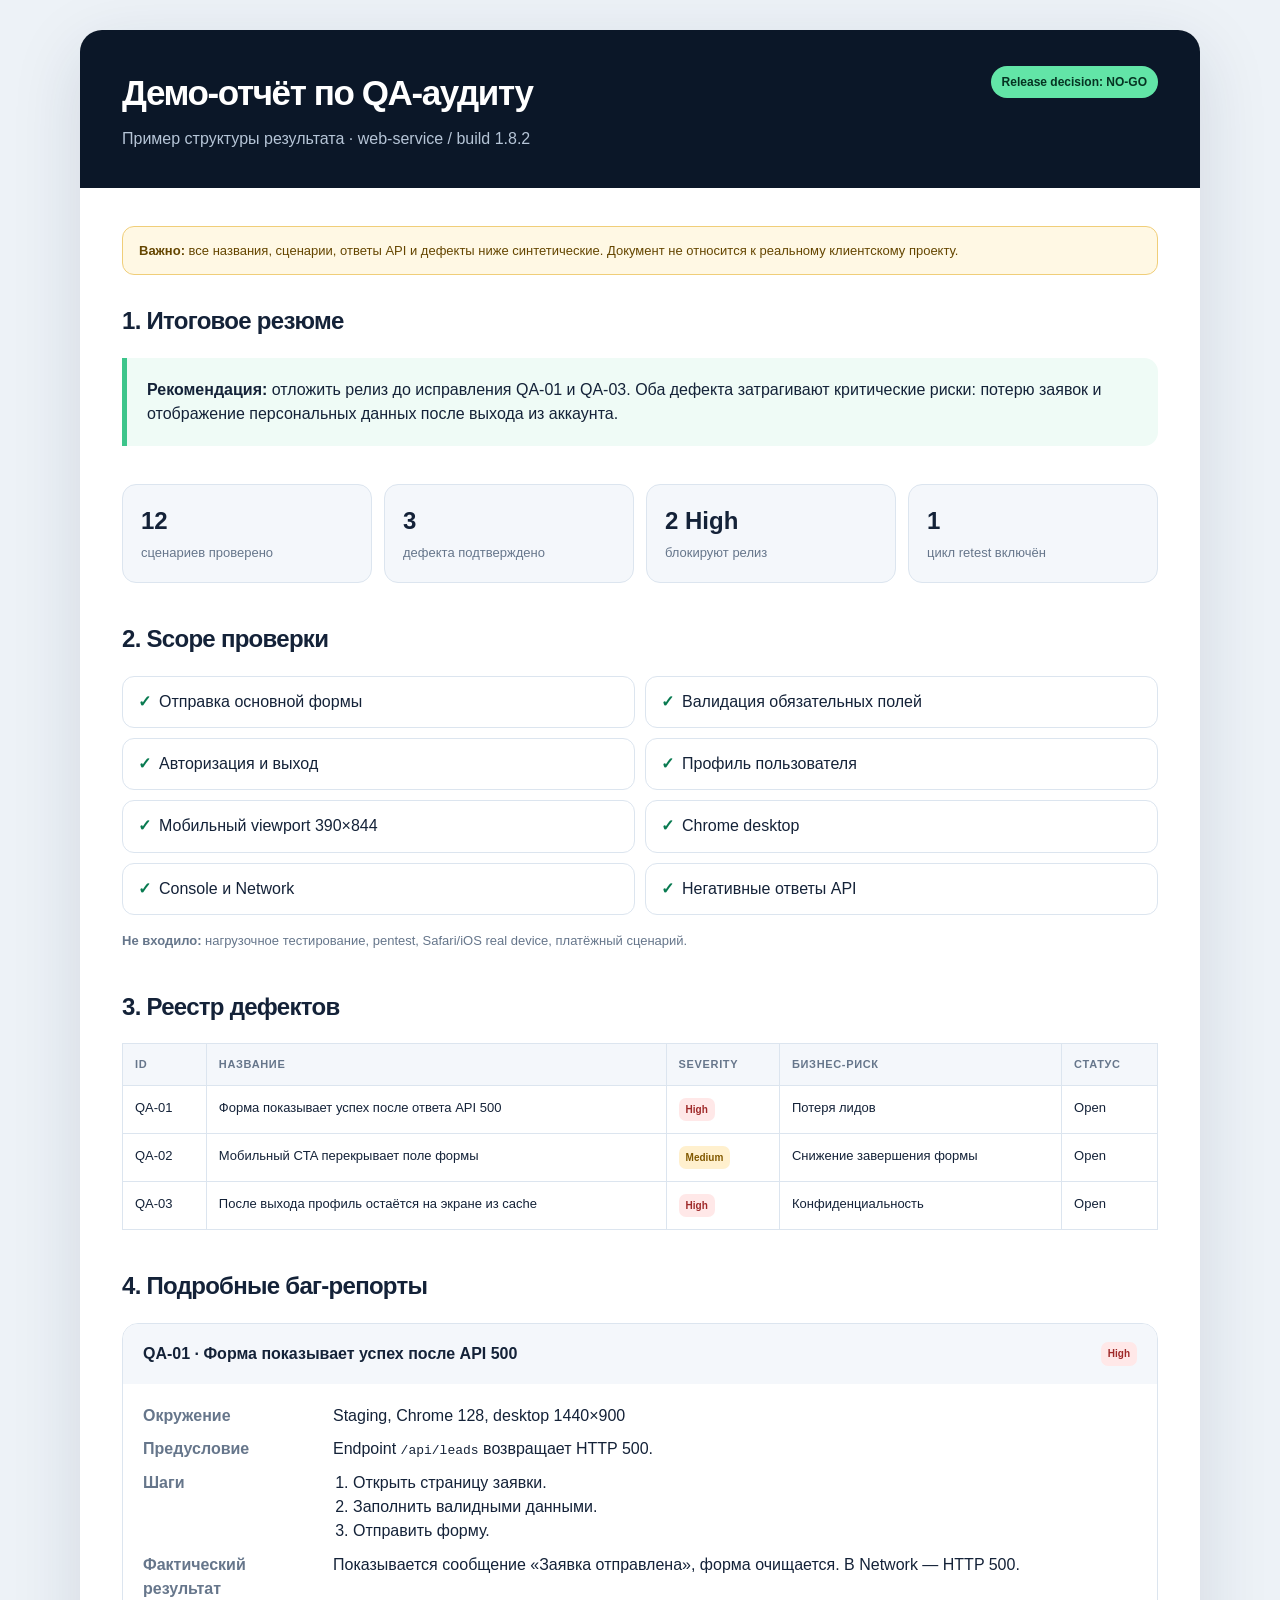
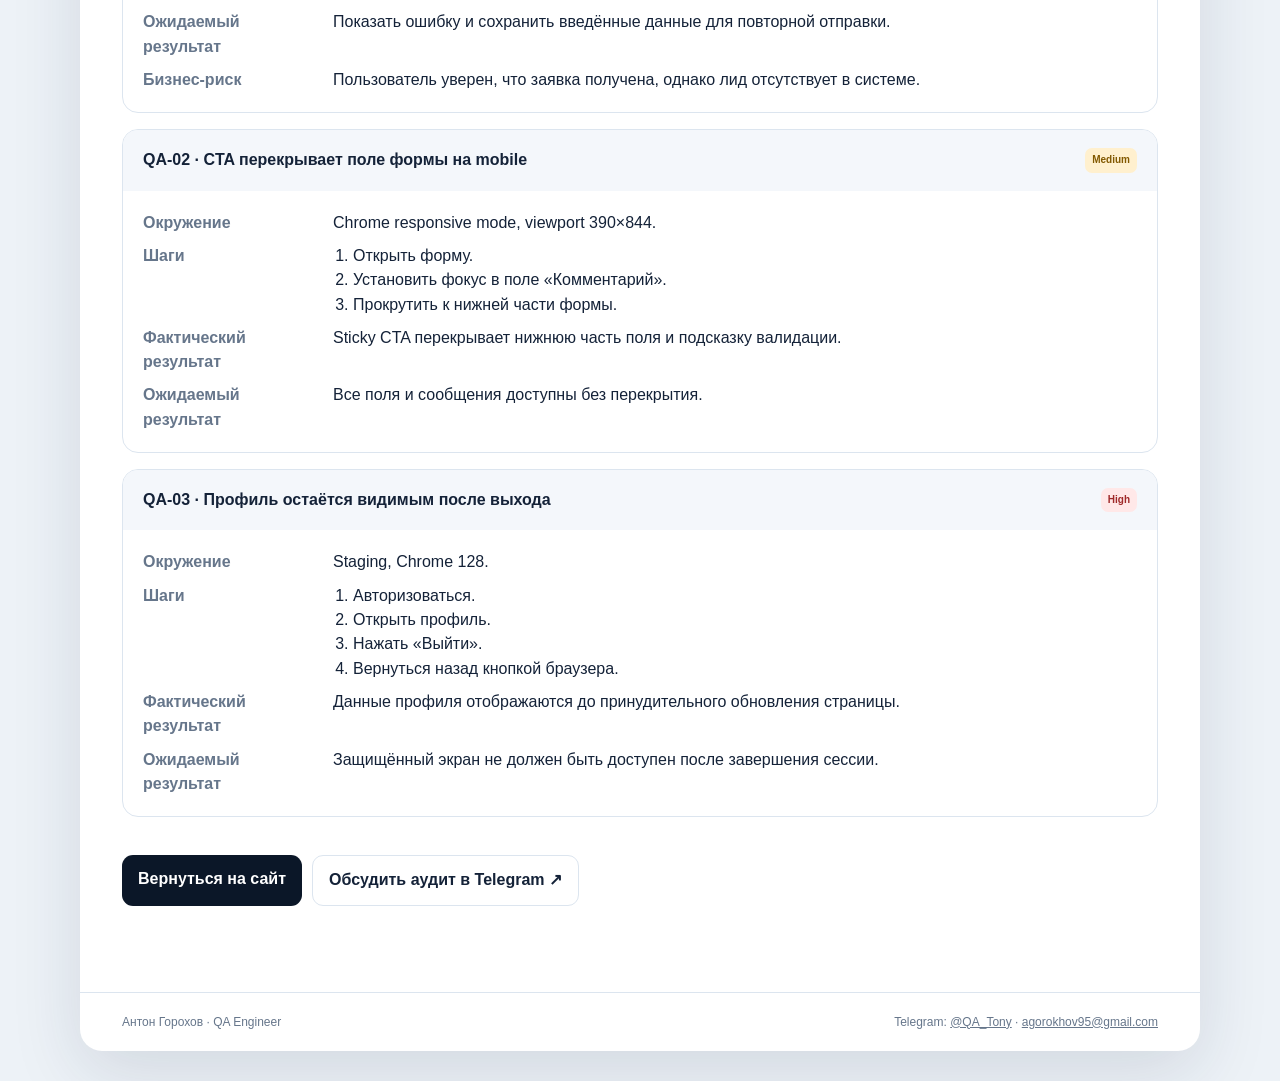
<file: report-example.html>
<!doctype html><html lang="ru"><head><meta charset="utf-8"><meta name="viewport" content="width=device-width,initial-scale=1"><title>Демо QA-отчёт — Антон Горохов</title><meta name="robots" content="noindex,nofollow"><style>:root{--ink:#142238;--muted:#66768b;--line:#dce5ef;--soft:#f4f7fb;--navy:#0b1728;--green:#087a50;--red:#9f2929;--amber:#825900}*{box-sizing:border-box}body{margin:0;font-family:Inter,ui-sans-serif,-apple-system,BlinkMacSystemFont,"Segoe UI",Roboto,Arial,sans-serif;color:var(--ink);background:#edf2f7;line-height:1.52}.page{width:min(1120px,calc(100% - 32px));margin:30px auto;background:white;border-radius:22px;box-shadow:0 20px 70px rgba(24,42,66,.13);overflow:hidden}header{padding:36px 42px;color:white;background:var(--navy);display:flex;justify-content:space-between;gap:30px;align-items:flex-start}h1,h2,h3,p{margin-top:0}h1{margin-bottom:8px;font-size:35px;letter-spacing:-.04em}h2{font-size:24px;letter-spacing:-.03em;margin-bottom:18px}.sub{color:#b6c5d7;margin:0}.badge{display:inline-flex;padding:7px 11px;border-radius:999px;background:#62e5a7;color:#063322;font-size:12px;font-weight:900;white-space:nowrap}main{padding:38px 42px 48px}section{margin-bottom:38px}.notice{margin-bottom:28px;padding:14px 16px;border:1px solid #f0ce79;border-radius:12px;color:#654600;background:#fff8e4;font-size:13px}.grid{display:grid;grid-template-columns:repeat(4,1fr);gap:12px}.metric{border:1px solid var(--line);border-radius:14px;padding:18px;background:var(--soft)}.metric b{display:block;font-size:24px}.metric span{color:var(--muted);font-size:13px}.summary{padding:20px;border-left:5px solid #3dc58b;background:#effbf6;border-radius:0 14px 14px 0}table{width:100%;border-collapse:collapse;font-size:13px}th,td{border:1px solid var(--line);padding:12px;text-align:left;vertical-align:top}th{background:var(--soft);font-size:11px;text-transform:uppercase;letter-spacing:.06em;color:var(--muted)}.sev{display:inline-flex;border-radius:7px;padding:4px 7px;font-size:10px;font-weight:900}.high{color:var(--red);background:#ffe8e8}.medium{color:var(--amber);background:#fff0ce}.bug{border:1px solid var(--line);border-radius:16px;overflow:hidden;margin-bottom:16px}.bug-head{padding:18px 20px;background:var(--soft);display:flex;justify-content:space-between;gap:20px}.bug-body{padding:20px}.bug-body dl{display:grid;grid-template-columns:170px 1fr;gap:9px 20px;margin:0}dt{color:var(--muted);font-weight:750}dd{margin:0}.steps{margin:0;padding-left:20px}.scope-list{display:grid;grid-template-columns:repeat(2,1fr);gap:10px;padding:0;list-style:none}.scope-list li{padding:13px 15px;border:1px solid var(--line);border-radius:12px}.scope-list li::before{content:"✓";color:var(--green);font-weight:900;margin-right:8px}.buttons{display:flex;flex-wrap:wrap;gap:10px}.btn{display:inline-flex;padding:12px 16px;border-radius:11px;color:white;background:var(--navy);text-decoration:none;font-weight:800}.btn.alt{color:var(--ink);background:white;border:1px solid var(--line)}footer{padding:20px 42px;border-top:1px solid var(--line);display:flex;justify-content:space-between;gap:20px;color:var(--muted);font-size:12px}a{color:inherit}@media(max-width:760px){header{flex-direction:column}.grid,.scope-list{grid-template-columns:1fr}.page{width:100%;margin:0;border-radius:0}header,main,footer{padding-left:20px;padding-right:20px}.bug-body dl{grid-template-columns:1fr;gap:4px}.bug-head,footer{flex-direction:column}table{display:block;overflow:auto}}</style></head><body><article class="page"><header><div><h1>Демо-отчёт по QA-аудиту</h1><p class="sub">Пример структуры результата · web-service / build 1.8.2</p></div><span class="badge">Release decision: NO-GO</span></header><main><div class="notice"><strong>Важно:</strong> все названия, сценарии, ответы API и дефекты ниже синтетические. Документ не относится к реальному клиентскому проекту.</div><section><h2>1. Итоговое резюме</h2><div class="summary"><strong>Рекомендация:</strong> отложить релиз до исправления QA-01 и QA-03. Оба дефекта затрагивают критические риски: потерю заявок и отображение персональных данных после выхода из аккаунта.</div></section><section class="grid"><div class="metric"><b>12</b><span>сценариев проверено</span></div><div class="metric"><b>3</b><span>дефекта подтверждено</span></div><div class="metric"><b>2 High</b><span>блокируют релиз</span></div><div class="metric"><b>1</b><span>цикл retest включён</span></div></section><section><h2>2. Scope проверки</h2><ul class="scope-list"><li>Отправка основной формы</li><li>Валидация обязательных полей</li><li>Авторизация и выход</li><li>Профиль пользователя</li><li>Мобильный viewport 390×844</li><li>Chrome desktop</li><li>Console и Network</li><li>Негативные ответы API</li></ul><p style="color:var(--muted);font-size:13px;margin-top:14px"><strong>Не входило:</strong> нагрузочное тестирование, pentest, Safari/iOS real device, платёжный сценарий.</p></section><section><h2>3. Реестр дефектов</h2><table><thead><tr><th>ID</th><th>Название</th><th>Severity</th><th>Бизнес-риск</th><th>Статус</th></tr></thead><tbody><tr><td>QA-01</td><td>Форма показывает успех после ответа API 500</td><td><span class="sev high">High</span></td><td>Потеря лидов</td><td>Open</td></tr><tr><td>QA-02</td><td>Мобильный CTA перекрывает поле формы</td><td><span class="sev medium">Medium</span></td><td>Снижение завершения формы</td><td>Open</td></tr><tr><td>QA-03</td><td>После выхода профиль остаётся на экране из cache</td><td><span class="sev high">High</span></td><td>Конфиденциальность</td><td>Open</td></tr></tbody></table></section><section><h2>4. Подробные баг-репорты</h2><article class="bug"><div class="bug-head"><strong>QA-01 · Форма показывает успех после API 500</strong><span class="sev high">High</span></div><div class="bug-body"><dl><dt>Окружение</dt><dd>Staging, Chrome 128, desktop 1440×900</dd><dt>Предусловие</dt><dd>Endpoint <code>/api/leads</code> возвращает HTTP 500.</dd><dt>Шаги</dt><dd><ol class="steps"><li>Открыть страницу заявки.</li><li>Заполнить валидными данными.</li><li>Отправить форму.</li></ol></dd><dt>Фактический результат</dt><dd>Показывается сообщение «Заявка отправлена», форма очищается. В Network — HTTP 500.</dd><dt>Ожидаемый результат</dt><dd>Показать ошибку и сохранить введённые данные для повторной отправки.</dd><dt>Бизнес-риск</dt><dd>Пользователь уверен, что заявка получена, однако лид отсутствует в системе.</dd></dl></div></article><article class="bug"><div class="bug-head"><strong>QA-02 · CTA перекрывает поле формы на mobile</strong><span class="sev medium">Medium</span></div><div class="bug-body"><dl><dt>Окружение</dt><dd>Chrome responsive mode, viewport 390×844.</dd><dt>Шаги</dt><dd><ol class="steps"><li>Открыть форму.</li><li>Установить фокус в поле «Комментарий».</li><li>Прокрутить к нижней части формы.</li></ol></dd><dt>Фактический результат</dt><dd>Sticky CTA перекрывает нижнюю часть поля и подсказку валидации.</dd><dt>Ожидаемый результат</dt><dd>Все поля и сообщения доступны без перекрытия.</dd></dl></div></article><article class="bug"><div class="bug-head"><strong>QA-03 · Профиль остаётся видимым после выхода</strong><span class="sev high">High</span></div><div class="bug-body"><dl><dt>Окружение</dt><dd>Staging, Chrome 128.</dd><dt>Шаги</dt><dd><ol class="steps"><li>Авторизоваться.</li><li>Открыть профиль.</li><li>Нажать «Выйти».</li><li>Вернуться назад кнопкой браузера.</li></ol></dd><dt>Фактический результат</dt><dd>Данные профиля отображаются до принудительного обновления страницы.</dd><dt>Ожидаемый результат</dt><dd>Защищённый экран не должен быть доступен после завершения сессии.</dd></dl></div></article></section><section class="buttons"><a class="btn" href="index.html">Вернуться на сайт</a><a class="btn alt" href="https://t.me/QA_Tony" target="_blank" rel="noopener">Обсудить аудит в Telegram ↗</a></section></main><footer><span>Антон Горохов · QA Engineer</span><span>Telegram: <a href="https://t.me/QA_Tony">@QA_Tony</a> · <a href="mailto:agorokhov95@gmail.com">agorokhov95@gmail.com</a></span></footer></article></body></html>
</file>
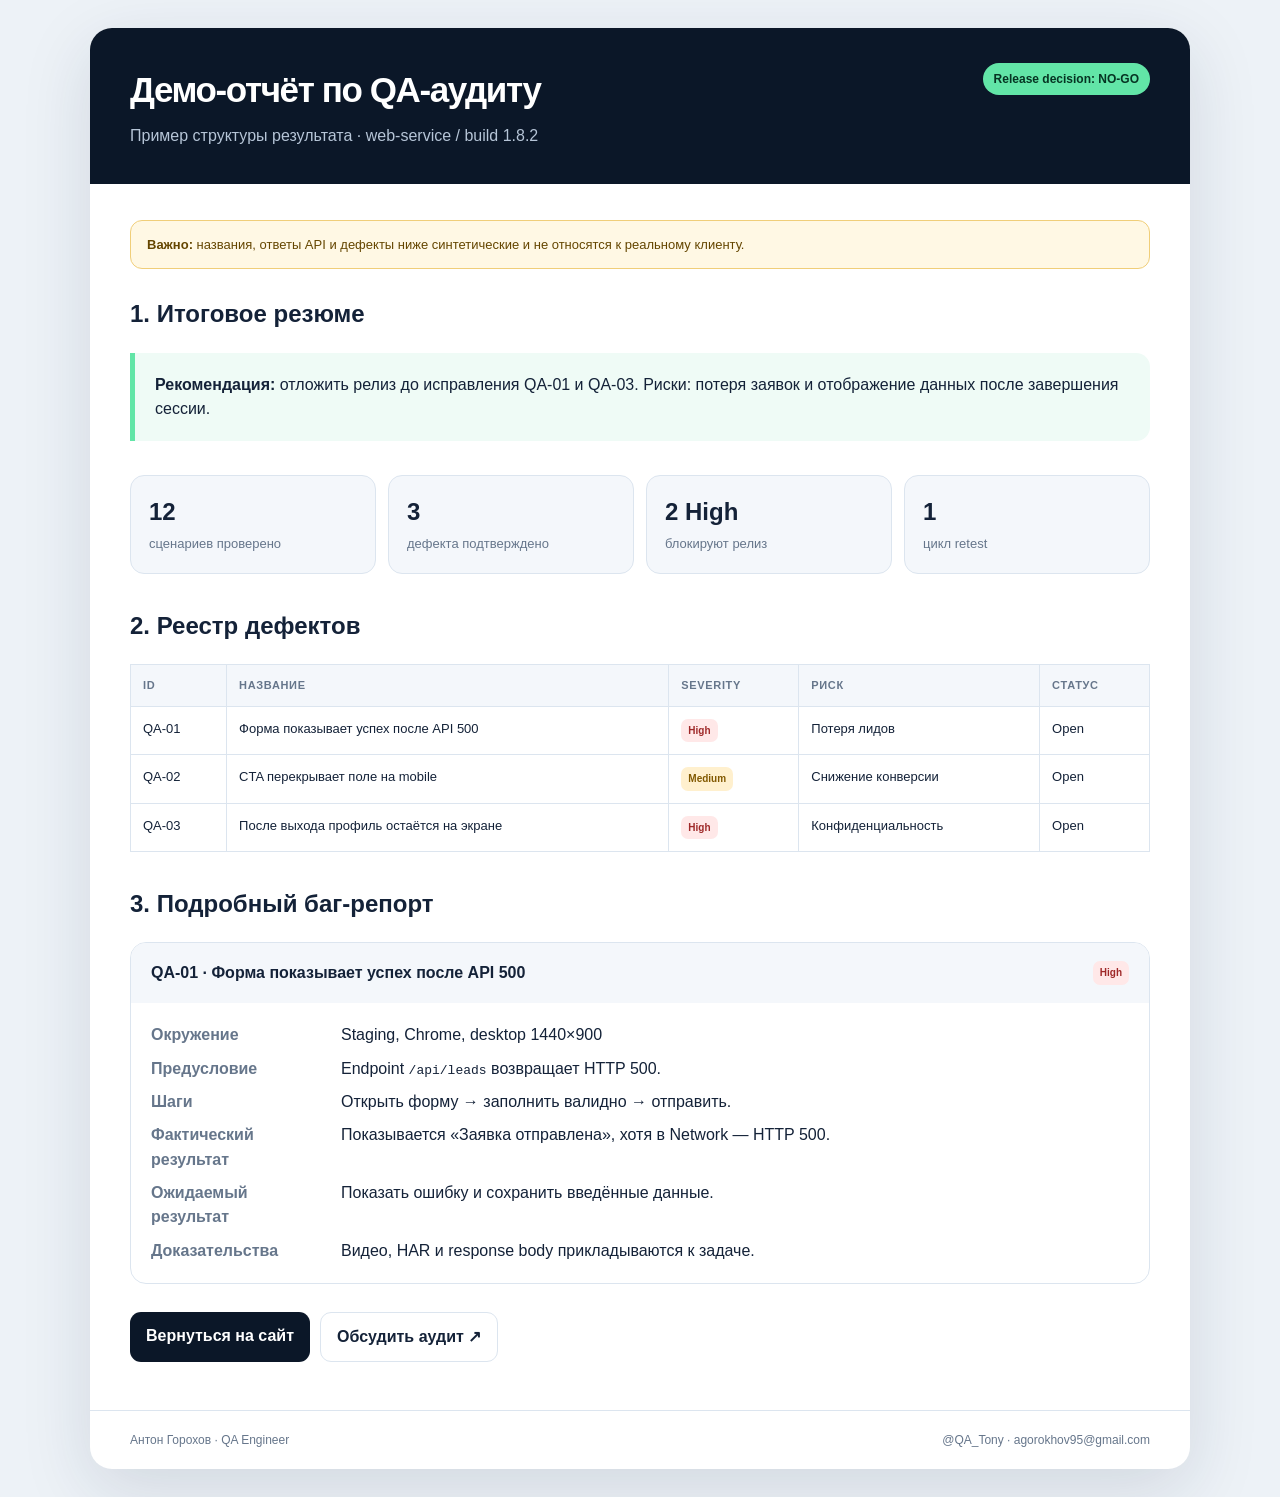
<file: sample-report.html>
<!doctype html><html lang="ru"><head><meta charset="utf-8"><meta name="viewport" content="width=device-width,initial-scale=1"><title>Демо QA-отчёт — Антон Горохов</title><meta name="robots" content="noindex,nofollow"><style>:root{--ink:#142238;--muted:#66768b;--line:#dce5ef;--soft:#f4f7fb;--navy:#0b1728;--green:#62e5a7;--red:#9f2929;--amber:#825900}*{box-sizing:border-box}body{margin:0;font-family:Inter,-apple-system,BlinkMacSystemFont,"Segoe UI",Arial,sans-serif;color:var(--ink);background:#edf2f7;line-height:1.52}.page{width:min(1100px,calc(100% - 32px));margin:28px auto;background:#fff;border-radius:22px;box-shadow:0 20px 70px rgba(24,42,66,.13);overflow:hidden}header{padding:35px 40px;color:#fff;background:var(--navy);display:flex;justify-content:space-between;gap:25px;align-items:flex-start}h1,h2,h3,p{margin-top:0}h1{margin-bottom:8px;font-size:35px;letter-spacing:-.04em}.sub{color:#b6c5d7;margin:0}.badge{display:inline-flex;padding:7px 11px;border-radius:999px;background:var(--green);color:#063322;font-size:12px;font-weight:900;white-space:nowrap}main{padding:36px 40px 48px}.notice{margin-bottom:27px;padding:14px 16px;border:1px solid #f0ce79;border-radius:12px;color:#654600;background:#fff8e4;font-size:13px}.grid{display:grid;grid-template-columns:repeat(4,1fr);gap:12px;margin-bottom:34px}.metric{border:1px solid var(--line);border-radius:14px;padding:18px;background:var(--soft)}.metric b{display:block;font-size:24px}.metric span{color:var(--muted);font-size:13px}.summary{padding:20px;border-left:5px solid var(--green);background:#effbf6;border-radius:0 14px 14px 0;margin-bottom:34px}table{width:100%;border-collapse:collapse;font-size:13px;margin-bottom:34px}th,td{border:1px solid var(--line);padding:12px;text-align:left;vertical-align:top}th{background:var(--soft);font-size:11px;text-transform:uppercase;letter-spacing:.06em;color:var(--muted)}.sev{display:inline-flex;border-radius:7px;padding:4px 7px;font-size:10px;font-weight:900}.high{color:var(--red);background:#ffe8e8}.medium{color:var(--amber);background:#fff0ce}.bug{border:1px solid var(--line);border-radius:16px;overflow:hidden;margin-bottom:16px}.bug-head{padding:18px 20px;background:var(--soft);display:flex;justify-content:space-between;gap:20px}.bug-body{padding:20px}.bug-body dl{display:grid;grid-template-columns:170px 1fr;gap:9px 20px;margin:0}dt{color:var(--muted);font-weight:750}dd{margin:0}.buttons{display:flex;flex-wrap:wrap;gap:10px;margin-top:28px}.btn{display:inline-flex;padding:12px 16px;border-radius:11px;color:#fff;background:var(--navy);text-decoration:none;font-weight:800}.btn.alt{color:var(--ink);background:#fff;border:1px solid var(--line)}footer{padding:20px 40px;border-top:1px solid var(--line);display:flex;justify-content:space-between;gap:20px;color:var(--muted);font-size:12px}@media(max-width:760px){header{flex-direction:column}.grid{grid-template-columns:1fr 1fr}.page{width:100%;margin:0;border-radius:0}header,main,footer{padding-left:20px;padding-right:20px}.bug-body dl{grid-template-columns:1fr;gap:4px}.bug-head,footer{flex-direction:column}table{display:block;overflow:auto}}@media(max-width:430px){.grid{grid-template-columns:1fr}}</style></head><body><article class="page"><header><div><h1>Демо-отчёт по QA-аудиту</h1><p class="sub">Пример структуры результата · web-service / build 1.8.2</p></div><span class="badge">Release decision: NO-GO</span></header><main><div class="notice"><strong>Важно:</strong> названия, ответы API и дефекты ниже синтетические и не относятся к реальному клиенту.</div><section><h2>1. Итоговое резюме</h2><div class="summary"><strong>Рекомендация:</strong> отложить релиз до исправления QA-01 и QA-03. Риски: потеря заявок и отображение данных после завершения сессии.</div></section><section class="grid"><div class="metric"><b>12</b><span>сценариев проверено</span></div><div class="metric"><b>3</b><span>дефекта подтверждено</span></div><div class="metric"><b>2 High</b><span>блокируют релиз</span></div><div class="metric"><b>1</b><span>цикл retest</span></div></section><section><h2>2. Реестр дефектов</h2><table><thead><tr><th>ID</th><th>Название</th><th>Severity</th><th>Риск</th><th>Статус</th></tr></thead><tbody><tr><td>QA-01</td><td>Форма показывает успех после API 500</td><td><span class="sev high">High</span></td><td>Потеря лидов</td><td>Open</td></tr><tr><td>QA-02</td><td>CTA перекрывает поле на mobile</td><td><span class="sev medium">Medium</span></td><td>Снижение конверсии</td><td>Open</td></tr><tr><td>QA-03</td><td>После выхода профиль остаётся на экране</td><td><span class="sev high">High</span></td><td>Конфиденциальность</td><td>Open</td></tr></tbody></table></section><section><h2>3. Подробный баг-репорт</h2><article class="bug"><div class="bug-head"><strong>QA-01 · Форма показывает успех после API 500</strong><span class="sev high">High</span></div><div class="bug-body"><dl><dt>Окружение</dt><dd>Staging, Chrome, desktop 1440×900</dd><dt>Предусловие</dt><dd>Endpoint <code>/api/leads</code> возвращает HTTP 500.</dd><dt>Шаги</dt><dd>Открыть форму → заполнить валидно → отправить.</dd><dt>Фактический результат</dt><dd>Показывается «Заявка отправлена», хотя в Network — HTTP 500.</dd><dt>Ожидаемый результат</dt><dd>Показать ошибку и сохранить введённые данные.</dd><dt>Доказательства</dt><dd>Видео, HAR и response body прикладываются к задаче.</dd></dl></div></article></section><div class="buttons"><a class="btn" href="index.html">Вернуться на сайт</a><a class="btn alt" href="https://t.me/QA_Tony" target="_blank" rel="noopener">Обсудить аудит ↗</a></div></main><footer><span>Антон Горохов · QA Engineer</span><span>@QA_Tony · agorokhov95@gmail.com</span></footer></article></body></html>
</file>
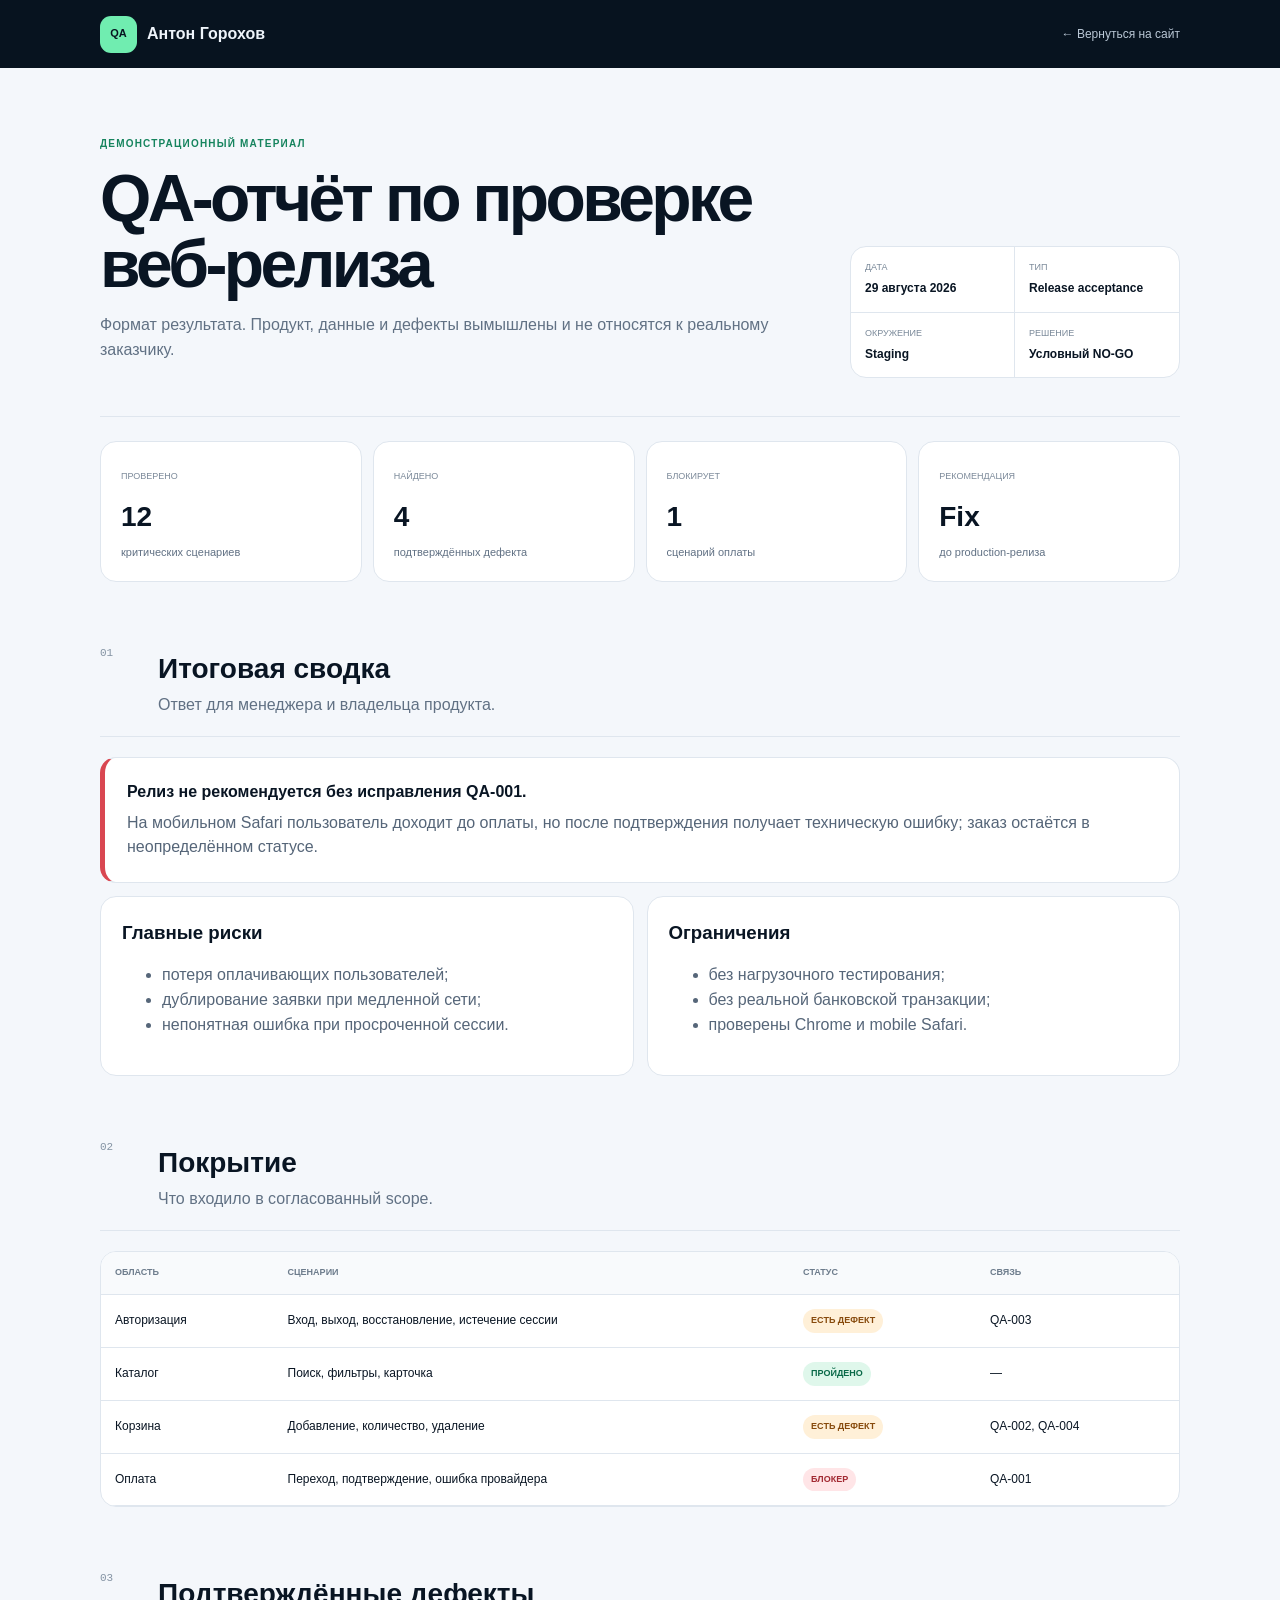
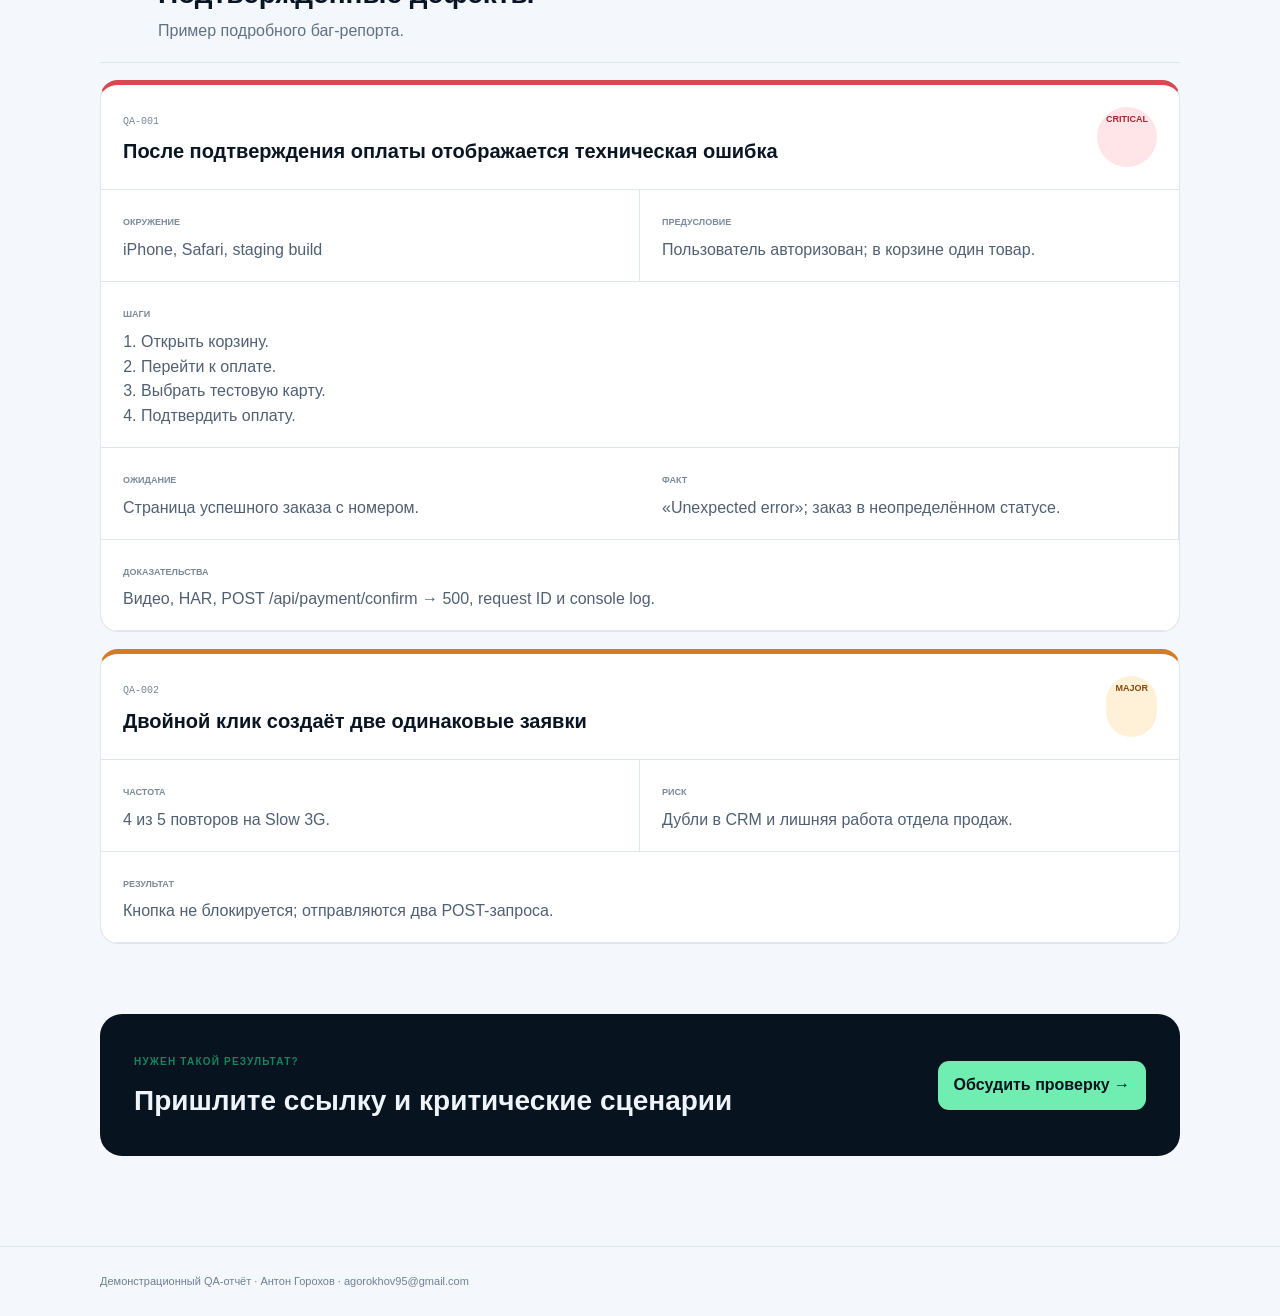
<file: qa-services-2026/report.html>
<!doctype html><html lang="ru"><head><meta charset="utf-8"><meta name="viewport" content="width=device-width,initial-scale=1"><title>Демо QA-отчёт — Антон Горохов</title><meta name="description" content="Пример структуры QA-отчёта: решение по релизу, покрытие и воспроизводимые дефекты."><style>:root{--ink:#091523;--soft:#617184;--paper:#f4f7fb;--white:#fff;--line:#dfe6ee;--navy:#07131f;--mint:#70edb0;--red:#d94751;--orange:#d67b25}*{box-sizing:border-box}body{margin:0;color:var(--ink);background:var(--paper);font-family:Inter,-apple-system,BlinkMacSystemFont,"Segoe UI",Roboto,Arial,sans-serif;line-height:1.55}a{color:inherit;text-decoration:none}.c{width:min(calc(100% - 40px),1080px);margin:auto}header{color:#eef4fa;background:var(--navy)}nav{min-height:68px;display:flex;align-items:center;justify-content:space-between}.brand{display:flex;align-items:center;gap:10px;font-weight:900}.brand span{width:37px;height:37px;display:grid;place-items:center;color:var(--navy);background:var(--mint);border-radius:11px;font-size:11px}.back{color:#b9c7d5;font-size:12px}main{padding:62px 0 90px}.title{display:grid;grid-template-columns:1fr 330px;gap:50px;align-items:end;padding-bottom:38px;border-bottom:1px solid var(--line)}.ey{color:#16845e;font-size:10px;font-weight:900;letter-spacing:.12em;text-transform:uppercase}h1{margin:10px 0 0;font-size:clamp(42px,6vw,66px);line-height:1;letter-spacing:-.055em}.title p{color:var(--soft)}.meta{display:grid;grid-template-columns:1fr 1fr;margin:0;overflow:hidden;background:#fff;border:1px solid var(--line);border-radius:16px}.meta div{padding:14px;border-right:1px solid var(--line);border-bottom:1px solid var(--line)}.meta div:nth-child(2n){border-right:0}.meta div:nth-last-child(-n+2){border-bottom:0}.meta dt{color:#7a8999;font-size:9px;text-transform:uppercase}.meta dd{margin:4px 0 0;font-size:12px;font-weight:850}.summary{display:grid;grid-template-columns:repeat(4,1fr);gap:11px;margin:24px 0 65px}.summary article{padding:20px;background:#fff;border:1px solid var(--line);border-radius:16px}.summary span{color:#7b8999;font-size:9px;text-transform:uppercase}.summary strong{display:block;margin-top:8px;font-size:28px}.summary p{margin:5px 0 0;color:var(--soft);font-size:11px}.section{margin-top:65px}.sh{display:grid;grid-template-columns:42px 1fr;gap:16px;padding-bottom:18px;border-bottom:1px solid var(--line)}.sh>span{color:#8493a3;font:11px ui-monospace,monospace}.sh h2{margin:0;font-size:28px}.sh p{margin:3px 0 0;color:var(--soft)}.callout{margin-top:20px;padding:22px;background:#fff;border:1px solid var(--line);border-left:5px solid var(--red);border-radius:16px}.callout p{margin:6px 0 0;color:#556578}.cols{display:grid;grid-template-columns:1fr 1fr;gap:13px;margin-top:13px}.panel{padding:21px;background:#fff;border:1px solid var(--line);border-radius:16px}.panel h3{margin:0}.panel ul{color:#566679}.table{margin-top:20px;overflow:auto;background:#fff;border:1px solid var(--line);border-radius:16px}table{width:100%;min-width:700px;border-collapse:collapse}th,td{padding:14px;text-align:left;border-bottom:1px solid var(--line);font-size:12px}th{color:#6d7c8c;background:#f8fafc;font-size:9px;text-transform:uppercase}.status{display:inline-flex;padding:5px 8px;border-radius:99px;font-size:9px;font-weight:900;text-transform:uppercase}.ok{color:#0a6948;background:#dff7eb}.warn{color:#874a0c;background:#fff0d8}.fail{color:#a22932;background:#ffe5e7}.bug{margin-top:17px;overflow:hidden;background:#fff;border:1px solid var(--line);border-top:5px solid var(--red);border-radius:18px}.bug.major{border-top-color:var(--orange)}.bt{display:flex;justify-content:space-between;gap:18px;padding:22px;border-bottom:1px solid var(--line)}.id{color:#778697;font:10px ui-monospace,monospace}.bt h3{max-width:730px;margin:5px 0 0;font-size:20px}.sev{padding:6px 9px;color:#a22932;background:#ffe5e7;border-radius:99px;font-size:9px;font-weight:900;text-transform:uppercase}.major .sev{color:#874a0c;background:#fff0d8}.bg{display:grid;grid-template-columns:1fr 1fr}.bg>div{padding:18px 22px;border-right:1px solid var(--line);border-bottom:1px solid var(--line)}.bg>div:nth-child(2n){border-right:0}.bg>.full{grid-column:1/-1;border-right:0}.bg span{color:#7b8999;font-size:9px;font-weight:850;text-transform:uppercase}.bg p,.bg ol{margin:5px 0 0;color:#506073}.bg ol{padding-left:18px}.cta{margin-top:70px;padding:34px;display:flex;align-items:center;justify-content:space-between;gap:30px;color:#eef4fa;background:var(--navy);border-radius:22px}.cta h2{max-width:630px;margin:6px 0 0;font-size:28px}.cta a{padding:12px 16px;color:var(--navy);background:var(--mint);border-radius:11px;font-weight:900}footer{padding:26px 0;color:#708092;border-top:1px solid var(--line);font-size:11px}@media(max-width:780px){.title{grid-template-columns:1fr}.summary{grid-template-columns:repeat(2,1fr)}.cols{grid-template-columns:1fr}.cta{align-items:flex-start;flex-direction:column}}@media(max-width:520px){.c{width:min(calc(100% - 28px),1080px)}main{padding-top:42px}h1{font-size:43px}.meta,.summary{grid-template-columns:1fr}.meta div{border-right:0}.bt{flex-direction:column}.bg{grid-template-columns:1fr}.bg>.full{grid-column:auto}.bg>div{border-right:0}}</style></head><body><header><nav class="c"><a class="brand" href="index.html"><span>QA</span>Антон Горохов</a><a class="back" href="index.html">← Вернуться на сайт</a></nav></header><main class="c"><section class="title"><div><span class="ey">Демонстрационный материал</span><h1>QA-отчёт по проверке веб-релиза</h1><p>Формат результата. Продукт, данные и дефекты вымышлены и не относятся к реальному заказчику.</p></div><dl class="meta"><div><dt>Дата</dt><dd>29 августа 2026</dd></div><div><dt>Тип</dt><dd>Release acceptance</dd></div><div><dt>Окружение</dt><dd>Staging</dd></div><div><dt>Решение</dt><dd>Условный NO-GO</dd></div></dl></section><section class="summary"><article><span>Проверено</span><strong>12</strong><p>критических сценариев</p></article><article><span>Найдено</span><strong>4</strong><p>подтверждённых дефекта</p></article><article><span>Блокирует</span><strong>1</strong><p>сценарий оплаты</p></article><article><span>Рекомендация</span><strong>Fix</strong><p>до production-релиза</p></article></section><section class="section"><div class="sh"><span>01</span><div><h2>Итоговая сводка</h2><p>Ответ для менеджера и владельца продукта.</p></div></div><div class="callout"><strong>Релиз не рекомендуется без исправления QA-001.</strong><p>На мобильном Safari пользователь доходит до оплаты, но после подтверждения получает техническую ошибку; заказ остаётся в неопределённом статусе.</p></div><div class="cols"><div class="panel"><h3>Главные риски</h3><ul><li>потеря оплачивающих пользователей;</li><li>дублирование заявки при медленной сети;</li><li>непонятная ошибка при просроченной сессии.</li></ul></div><div class="panel"><h3>Ограничения</h3><ul><li>без нагрузочного тестирования;</li><li>без реальной банковской транзакции;</li><li>проверены Chrome и mobile Safari.</li></ul></div></div></section><section class="section"><div class="sh"><span>02</span><div><h2>Покрытие</h2><p>Что входило в согласованный scope.</p></div></div><div class="table"><table><thead><tr><th>Область</th><th>Сценарии</th><th>Статус</th><th>Связь</th></tr></thead><tbody><tr><td>Авторизация</td><td>Вход, выход, восстановление, истечение сессии</td><td><span class="status warn">Есть дефект</span></td><td>QA-003</td></tr><tr><td>Каталог</td><td>Поиск, фильтры, карточка</td><td><span class="status ok">Пройдено</span></td><td>—</td></tr><tr><td>Корзина</td><td>Добавление, количество, удаление</td><td><span class="status warn">Есть дефект</span></td><td>QA-002, QA-004</td></tr><tr><td>Оплата</td><td>Переход, подтверждение, ошибка провайдера</td><td><span class="status fail">Блокер</span></td><td>QA-001</td></tr></tbody></table></div></section><section class="section"><div class="sh"><span>03</span><div><h2>Подтверждённые дефекты</h2><p>Пример подробного баг-репорта.</p></div></div><article class="bug"><div class="bt"><div><span class="id">QA-001</span><h3>После подтверждения оплаты отображается техническая ошибка</h3></div><span class="sev">Critical</span></div><div class="bg"><div><span>Окружение</span><p>iPhone, Safari, staging build</p></div><div><span>Предусловие</span><p>Пользователь авторизован; в корзине один товар.</p></div><div class="full"><span>Шаги</span><ol><li>Открыть корзину.</li><li>Перейти к оплате.</li><li>Выбрать тестовую карту.</li><li>Подтвердить оплату.</li></ol></div><div><span>Ожидание</span><p>Страница успешного заказа с номером.</p></div><div><span>Факт</span><p>«Unexpected error»; заказ в неопределённом статусе.</p></div><div class="full"><span>Доказательства</span><p>Видео, HAR, POST /api/payment/confirm → 500, request ID и console log.</p></div></div></article><article class="bug major"><div class="bt"><div><span class="id">QA-002</span><h3>Двойной клик создаёт две одинаковые заявки</h3></div><span class="sev">Major</span></div><div class="bg"><div><span>Частота</span><p>4 из 5 повторов на Slow 3G.</p></div><div><span>Риск</span><p>Дубли в CRM и лишняя работа отдела продаж.</p></div><div class="full"><span>Результат</span><p>Кнопка не блокируется; отправляются два POST-запроса.</p></div></div></article></section><section class="cta"><div><span class="ey">Нужен такой результат?</span><h2>Пришлите ссылку и критические сценарии</h2></div><a href="https://t.me/QA_Tony" target="_blank" rel="noopener">Обсудить проверку →</a></section></main><footer><div class="c">Демонстрационный QA-отчёт · Антон Горохов · agorokhov95@gmail.com</div></footer></body></html>
</file>
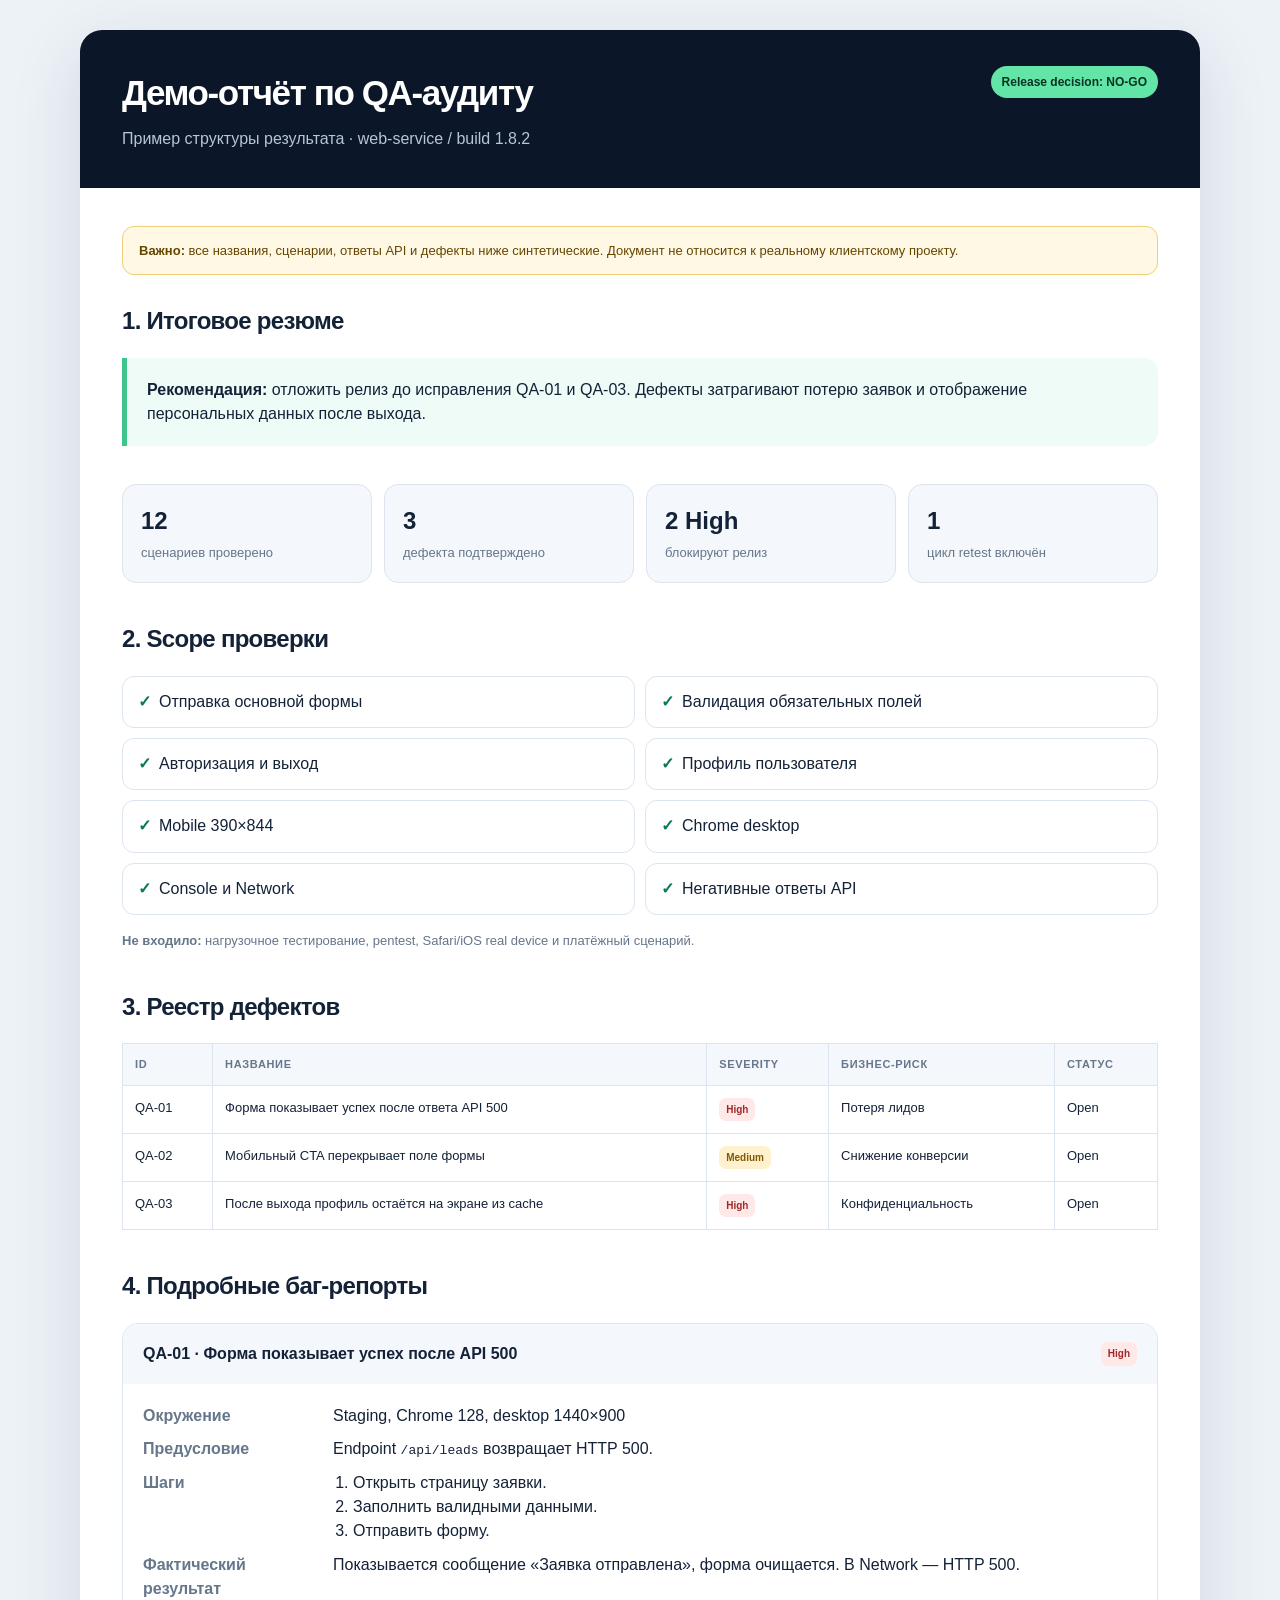
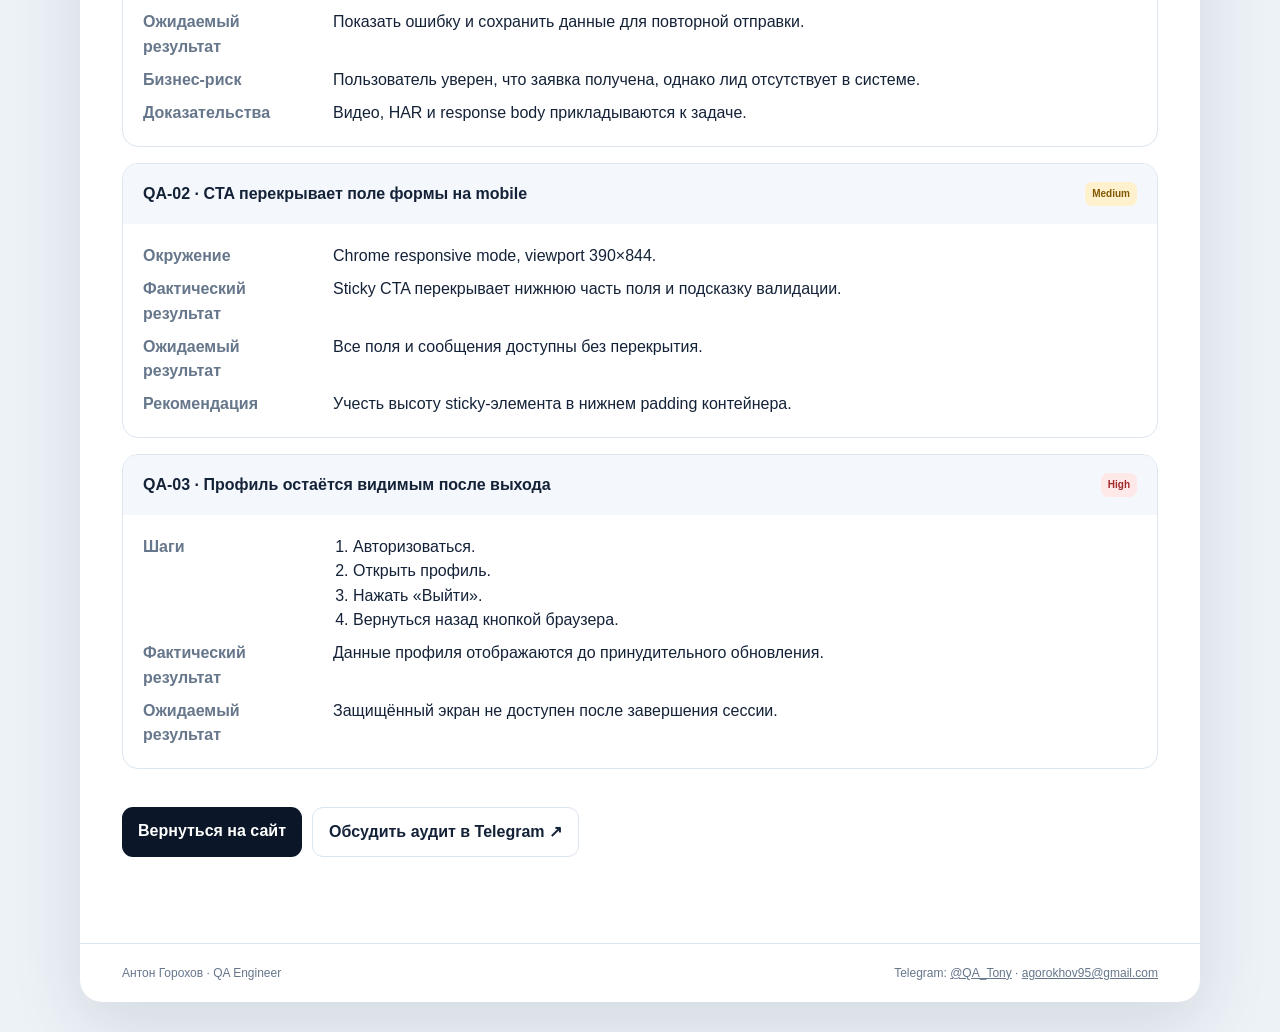
<file: qa-services/report-example.html>
<!doctype html>
<html lang="ru">
<head>
  <meta charset="utf-8">
  <meta name="viewport" content="width=device-width,initial-scale=1">
  <title>Демо QA-отчёт — Антон Горохов</title>
  <meta name="robots" content="noindex,nofollow">
  <style>
    :root{--ink:#142238;--muted:#66768b;--line:#dce5ef;--soft:#f4f7fb;--navy:#0b1728;--green:#087a50;--red:#9f2929;--amber:#825900;--white:#fff}*{box-sizing:border-box}body{margin:0;font-family:Inter,ui-sans-serif,-apple-system,BlinkMacSystemFont,"Segoe UI",Roboto,Arial,sans-serif;color:var(--ink);background:#edf2f7;line-height:1.52}.page{width:min(1120px,calc(100% - 32px));margin:30px auto;background:var(--white);border-radius:22px;box-shadow:0 20px 70px rgba(24,42,66,.13);overflow:hidden}header{padding:36px 42px;color:#fff;background:var(--navy);display:flex;justify-content:space-between;gap:30px;align-items:flex-start}h1,h2,h3,p{margin-top:0}h1{margin-bottom:8px;font-size:35px;letter-spacing:-.04em}h2{font-size:24px;letter-spacing:-.03em;margin-bottom:18px}.sub{color:#b6c5d7;margin:0}.badge{display:inline-flex;padding:7px 11px;border-radius:999px;background:#62e5a7;color:#063322;font-size:12px;font-weight:900;white-space:nowrap}main{padding:38px 42px 48px}section{margin-bottom:38px}.notice{margin-bottom:28px;padding:14px 16px;border:1px solid #f0ce79;border-radius:12px;color:#654600;background:#fff8e4;font-size:13px}.grid{display:grid;grid-template-columns:repeat(4,1fr);gap:12px}.metric{border:1px solid var(--line);border-radius:14px;padding:18px;background:var(--soft)}.metric b{display:block;font-size:24px}.metric span{color:var(--muted);font-size:13px}.summary{padding:20px;border-left:5px solid #3dc58b;background:#effbf6;border-radius:0 14px 14px 0}table{width:100%;border-collapse:collapse;font-size:13px}th,td{border:1px solid var(--line);padding:12px;text-align:left;vertical-align:top}th{background:var(--soft);font-size:11px;text-transform:uppercase;letter-spacing:.06em;color:var(--muted)}.sev{display:inline-flex;border-radius:7px;padding:4px 7px;font-size:10px;font-weight:900}.high{color:var(--red);background:#ffe8e8}.medium{color:var(--amber);background:#fff0ce}.bug{border:1px solid var(--line);border-radius:16px;overflow:hidden;margin-bottom:16px}.bug-head{padding:18px 20px;background:var(--soft);display:flex;justify-content:space-between;gap:20px}.bug-body{padding:20px}.bug-body dl{display:grid;grid-template-columns:170px 1fr;gap:9px 20px;margin:0}dt{color:var(--muted);font-weight:750}dd{margin:0}.steps{margin:0;padding-left:20px}.scope-list{display:grid;grid-template-columns:repeat(2,1fr);gap:10px;padding:0;list-style:none}.scope-list li{padding:13px 15px;border:1px solid var(--line);border-radius:12px}.scope-list li::before{content:"✓";color:var(--green);font-weight:900;margin-right:8px}.buttons{display:flex;flex-wrap:wrap;gap:10px}.btn{display:inline-flex;padding:12px 16px;border-radius:11px;color:#fff;background:var(--navy);text-decoration:none;font-weight:800}.btn.alt{color:var(--ink);background:#fff;border:1px solid var(--line)}footer{padding:20px 42px;border-top:1px solid var(--line);display:flex;justify-content:space-between;gap:20px;color:var(--muted);font-size:12px}a{color:inherit}@media(max-width:760px){header{flex-direction:column}.grid,.scope-list{grid-template-columns:1fr}.page{width:100%;margin:0;border-radius:0}header,main,footer{padding-left:20px;padding-right:20px}.bug-body dl{grid-template-columns:1fr;gap:4px}.bug-head,footer{flex-direction:column}table{display:block;overflow:auto}}
  </style>
</head>
<body>
  <article class="page">
    <header><div><h1>Демо-отчёт по QA-аудиту</h1><p class="sub">Пример структуры результата · web-service / build 1.8.2</p></div><span class="badge">Release decision: NO-GO</span></header>
    <main>
      <div class="notice"><strong>Важно:</strong> все названия, сценарии, ответы API и дефекты ниже синтетические. Документ не относится к реальному клиентскому проекту.</div>
      <section><h2>1. Итоговое резюме</h2><div class="summary"><strong>Рекомендация:</strong> отложить релиз до исправления QA-01 и QA-03. Дефекты затрагивают потерю заявок и отображение персональных данных после выхода.</div></section>
      <section class="grid"><div class="metric"><b>12</b><span>сценариев проверено</span></div><div class="metric"><b>3</b><span>дефекта подтверждено</span></div><div class="metric"><b>2 High</b><span>блокируют релиз</span></div><div class="metric"><b>1</b><span>цикл retest включён</span></div></section>
      <section><h2>2. Scope проверки</h2><ul class="scope-list"><li>Отправка основной формы</li><li>Валидация обязательных полей</li><li>Авторизация и выход</li><li>Профиль пользователя</li><li>Mobile 390×844</li><li>Chrome desktop</li><li>Console и Network</li><li>Негативные ответы API</li></ul><p style="color:var(--muted);font-size:13px;margin-top:14px"><strong>Не входило:</strong> нагрузочное тестирование, pentest, Safari/iOS real device и платёжный сценарий.</p></section>
      <section><h2>3. Реестр дефектов</h2><table><thead><tr><th>ID</th><th>Название</th><th>Severity</th><th>Бизнес-риск</th><th>Статус</th></tr></thead><tbody><tr><td>QA-01</td><td>Форма показывает успех после ответа API 500</td><td><span class="sev high">High</span></td><td>Потеря лидов</td><td>Open</td></tr><tr><td>QA-02</td><td>Мобильный CTA перекрывает поле формы</td><td><span class="sev medium">Medium</span></td><td>Снижение конверсии</td><td>Open</td></tr><tr><td>QA-03</td><td>После выхода профиль остаётся на экране из cache</td><td><span class="sev high">High</span></td><td>Конфиденциальность</td><td>Open</td></tr></tbody></table></section>
      <section><h2>4. Подробные баг-репорты</h2>
        <article class="bug"><div class="bug-head"><strong>QA-01 · Форма показывает успех после API 500</strong><span class="sev high">High</span></div><div class="bug-body"><dl><dt>Окружение</dt><dd>Staging, Chrome 128, desktop 1440×900</dd><dt>Предусловие</dt><dd>Endpoint <code>/api/leads</code> возвращает HTTP 500.</dd><dt>Шаги</dt><dd><ol class="steps"><li>Открыть страницу заявки.</li><li>Заполнить валидными данными.</li><li>Отправить форму.</li></ol></dd><dt>Фактический результат</dt><dd>Показывается сообщение «Заявка отправлена», форма очищается. В Network — HTTP 500.</dd><dt>Ожидаемый результат</dt><dd>Показать ошибку и сохранить данные для повторной отправки.</dd><dt>Бизнес-риск</dt><dd>Пользователь уверен, что заявка получена, однако лид отсутствует в системе.</dd><dt>Доказательства</dt><dd>Видео, HAR и response body прикладываются к задаче.</dd></dl></div></article>
        <article class="bug"><div class="bug-head"><strong>QA-02 · CTA перекрывает поле формы на mobile</strong><span class="sev medium">Medium</span></div><div class="bug-body"><dl><dt>Окружение</dt><dd>Chrome responsive mode, viewport 390×844.</dd><dt>Фактический результат</dt><dd>Sticky CTA перекрывает нижнюю часть поля и подсказку валидации.</dd><dt>Ожидаемый результат</dt><dd>Все поля и сообщения доступны без перекрытия.</dd><dt>Рекомендация</dt><dd>Учесть высоту sticky-элемента в нижнем padding контейнера.</dd></dl></div></article>
        <article class="bug"><div class="bug-head"><strong>QA-03 · Профиль остаётся видимым после выхода</strong><span class="sev high">High</span></div><div class="bug-body"><dl><dt>Шаги</dt><dd><ol class="steps"><li>Авторизоваться.</li><li>Открыть профиль.</li><li>Нажать «Выйти».</li><li>Вернуться назад кнопкой браузера.</li></ol></dd><dt>Фактический результат</dt><dd>Данные профиля отображаются до принудительного обновления.</dd><dt>Ожидаемый результат</dt><dd>Защищённый экран не доступен после завершения сессии.</dd></dl></div></article>
      </section>
      <section class="buttons"><a class="btn" href="index.html">Вернуться на сайт</a><a class="btn alt" href="https://t.me/QA_Tony" target="_blank" rel="noopener">Обсудить аудит в Telegram ↗</a></section>
    </main>
    <footer><span>Антон Горохов · QA Engineer</span><span>Telegram: <a href="https://t.me/QA_Tony">@QA_Tony</a> · <a href="mailto:agorokhov95@gmail.com">agorokhov95@gmail.com</a></span></footer>
  </article>
</body>
</html>
</file>
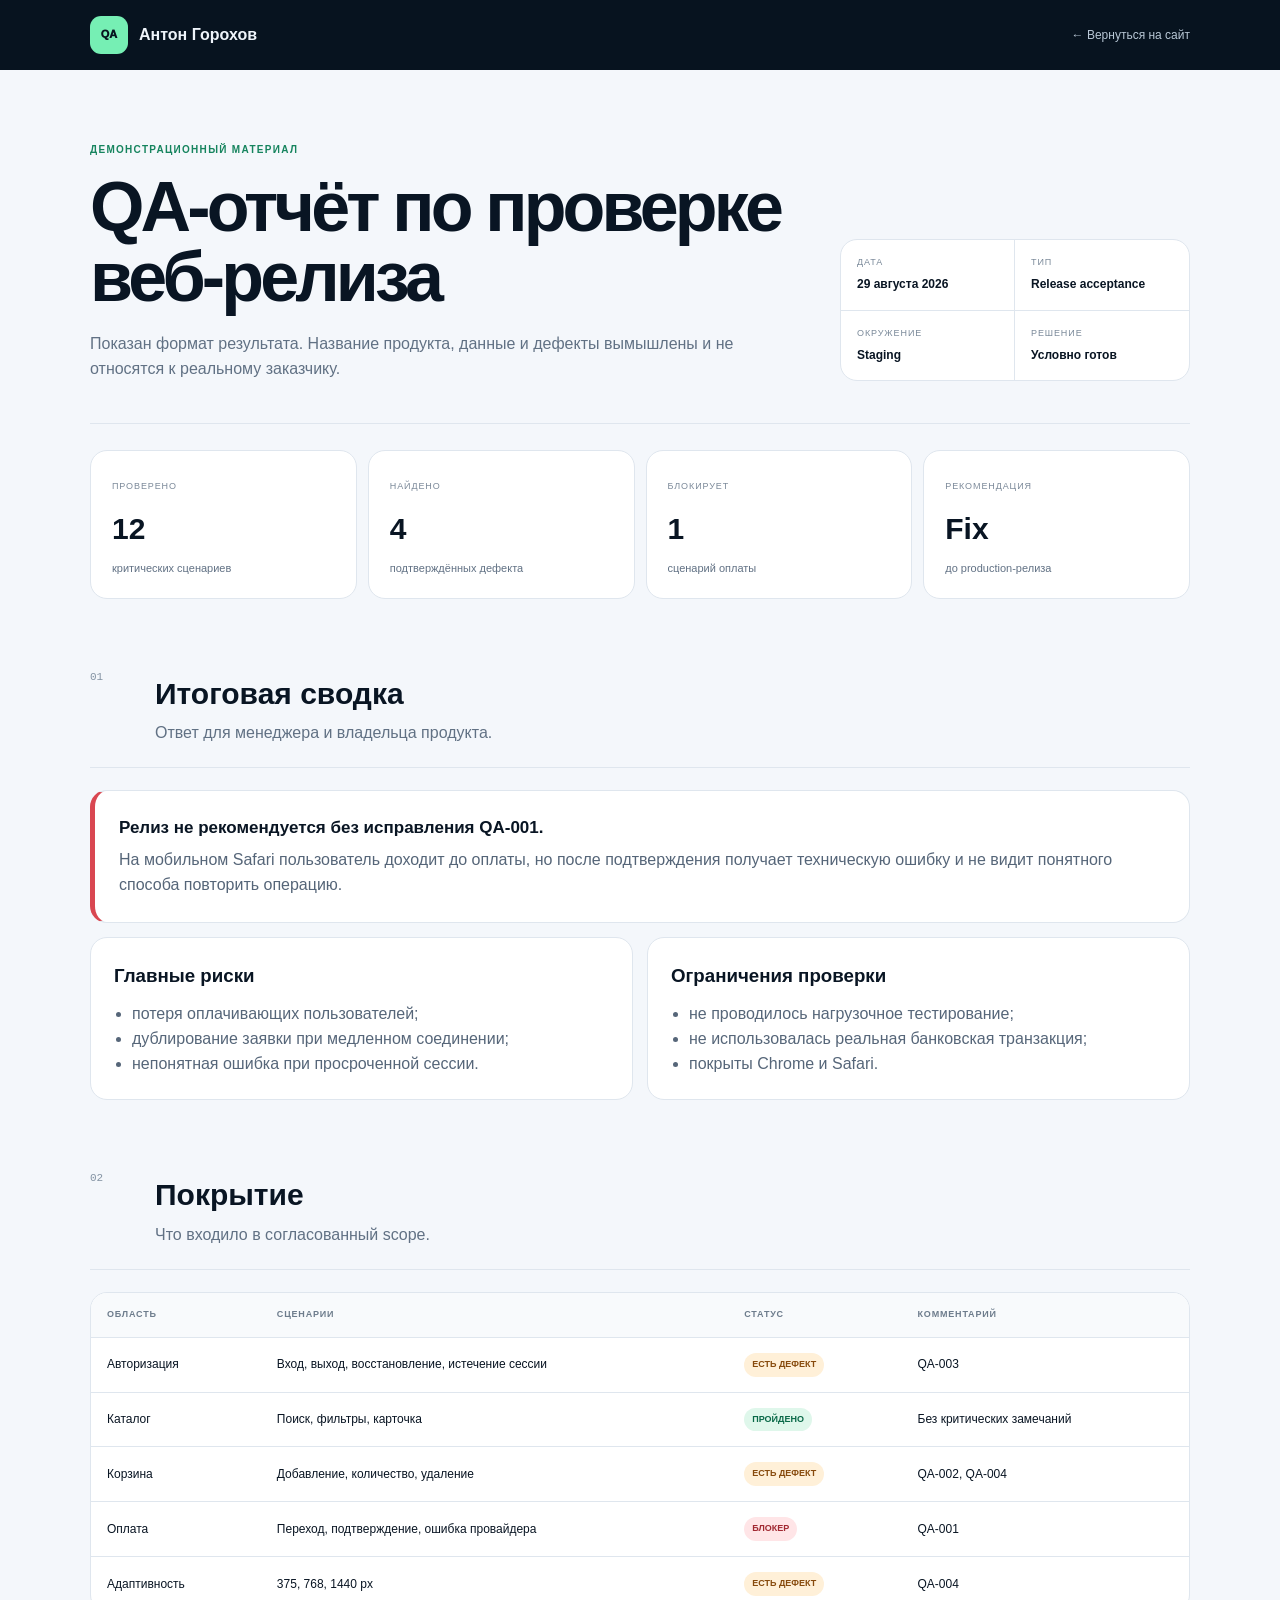
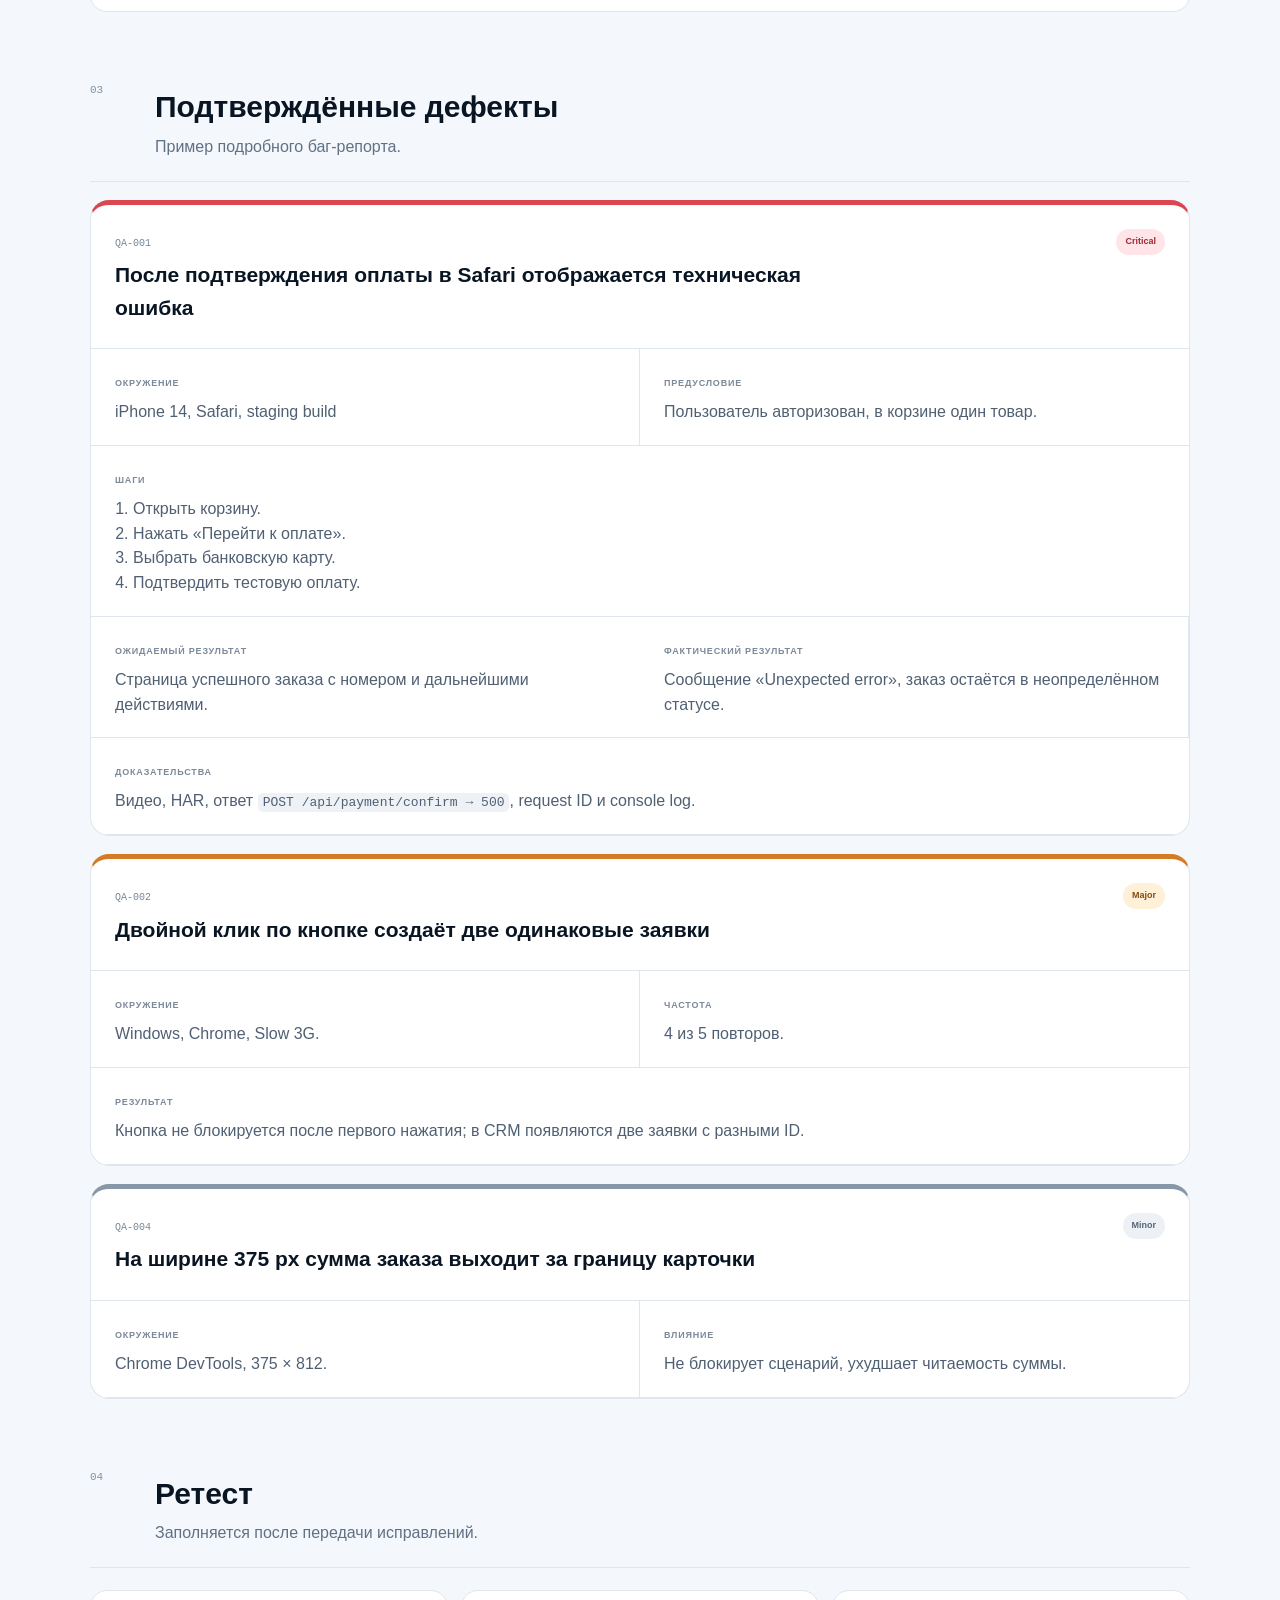
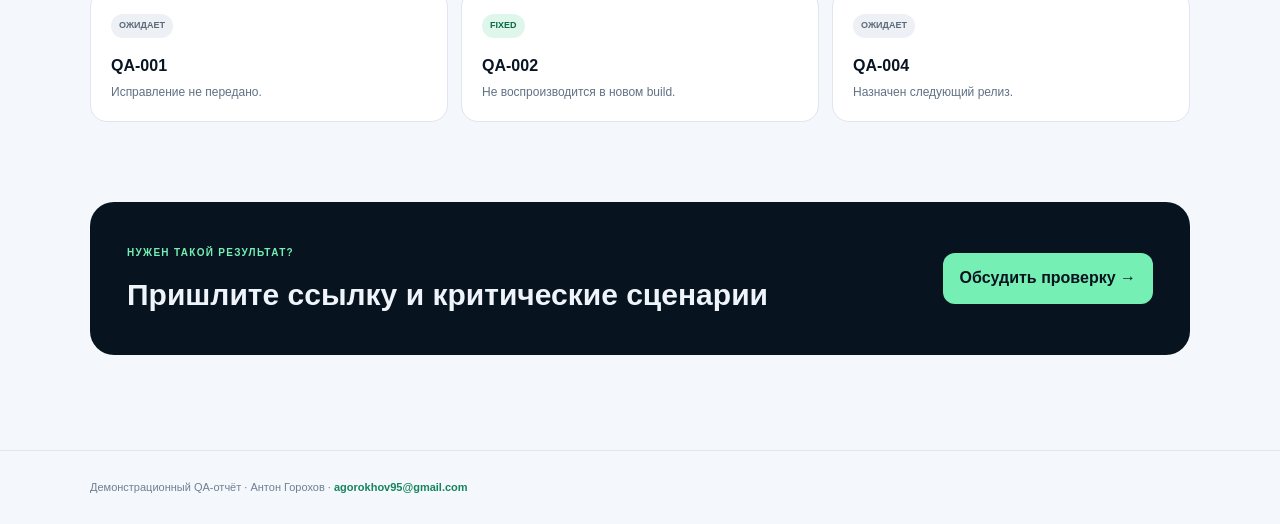
<file: qa-tony-site/report.html>
<!doctype html><html lang="ru"><head><meta charset="utf-8"><meta name="viewport" content="width=device-width,initial-scale=1"><title>Пример QA-отчёта — Антон Горохов</title><meta name="description" content="Демонстрационный QA-отчёт: сводка, покрытие и воспроизводимые дефекты."><style>:root{--ink:#091523;--muted:#617184;--paper:#f4f7fb;--white:#fff;--line:#dfe6ee;--navy:#07131f;--green:#16845e;--mint:#76efb4;--red:#d94751;--orange:#d67b25}*{box-sizing:border-box}body{margin:0;color:var(--ink);background:var(--paper);font-family:Inter,-apple-system,BlinkMacSystemFont,"Segoe UI",Roboto,Arial,sans-serif;line-height:1.55}a{color:inherit;text-decoration:none}.container{width:min(calc(100% - 40px),1100px);margin:auto}.header{color:#eef4fa;background:var(--navy)}.head{min-height:70px;display:flex;align-items:center;justify-content:space-between}.brand{display:flex;align-items:center;gap:11px}.brand span{width:38px;height:38px;display:grid;place-items:center;color:var(--navy);background:var(--mint);border-radius:11px;font-size:11px;font-weight:950}.back{color:#b8c7d5;font-size:12px}.main{padding:66px 0 95px}.title{display:grid;grid-template-columns:1fr 350px;gap:55px;align-items:end;padding-bottom:42px;border-bottom:1px solid var(--line)}.eyebrow{color:var(--green);font-size:10px;font-weight:900;letter-spacing:.13em;text-transform:uppercase}h1{margin:11px 0 0;font-size:clamp(42px,6vw,70px);line-height:1;letter-spacing:-.055em}.title p{max-width:720px;margin:20px 0 0;color:var(--muted)}.meta{display:grid;grid-template-columns:1fr 1fr;margin:0;overflow:hidden;background:var(--white);border:1px solid var(--line);border-radius:17px}.meta div{padding:16px;border-right:1px solid var(--line);border-bottom:1px solid var(--line)}.meta div:nth-child(2n){border-right:0}.meta div:nth-last-child(-n+2){border-bottom:0}.meta dt{color:#7a8999;font-size:9px;letter-spacing:.1em;text-transform:uppercase}.meta dd{margin:5px 0 0;font-size:12px;font-weight:850}.summary{display:grid;grid-template-columns:repeat(4,1fr);gap:11px;margin:26px 0 72px}.summary article{padding:21px;background:var(--white);border:1px solid var(--line);border-radius:17px}.summary span{color:#7b8999;font-size:9px;letter-spacing:.1em;text-transform:uppercase}.summary strong{display:block;margin-top:9px;font-size:30px}.summary p{margin:7px 0 0;color:var(--muted);font-size:11px}.section{margin-top:72px}.section-head{display:grid;grid-template-columns:47px 1fr;gap:18px;padding-bottom:21px;border-bottom:1px solid var(--line)}.section-head>span{color:#8493a3;font:11px ui-monospace,monospace}.section-head h2{margin:0;font-size:30px}.section-head p{margin:4px 0 0;color:var(--muted)}.callout{margin-top:22px;padding:24px;background:var(--white);border:1px solid var(--line);border-left:5px solid var(--red);border-radius:17px}.callout strong{font-size:17px}.callout p{margin:7px 0 0;color:#556578}.cols{display:grid;grid-template-columns:1fr 1fr;gap:14px;margin-top:14px}.panel{padding:23px;background:var(--white);border:1px solid var(--line);border-radius:17px}.panel h3{margin:0}.panel ul{margin:12px 0 0;padding-left:18px;color:#566679}.table{margin-top:22px;overflow:auto;background:var(--white);border:1px solid var(--line);border-radius:17px}table{width:100%;min-width:730px;border-collapse:collapse}th,td{padding:15px 16px;text-align:left;border-bottom:1px solid var(--line);font-size:12px}th{color:#6d7c8c;background:#f8fafc;font-size:9px;letter-spacing:.09em;text-transform:uppercase}tr:last-child td{border-bottom:0}.status{display:inline-flex;padding:5px 8px;border-radius:999px;font-size:9px;font-weight:900;text-transform:uppercase}.ok{color:#0a6948;background:#dff7eb}.warn{color:#874a0c;background:#fff0d8}.fail{color:#a22932;background:#ffe5e7}.pending{color:#5c6977;background:#edf1f5}.bug{margin-top:18px;overflow:hidden;background:var(--white);border:1px solid var(--line);border-top:5px solid var(--red);border-radius:19px}.bug.major{border-top-color:var(--orange)}.bug.minor{border-top-color:#8797a8}.bug-top{display:flex;align-items:flex-start;justify-content:space-between;gap:20px;padding:24px;border-bottom:1px solid var(--line)}.bug-id{color:#778697;font:10px ui-monospace,monospace}.bug h3{max-width:750px;margin:6px 0 0;font-size:21px}.sev{padding:6px 9px;color:#a22932;background:#ffe5e7;border-radius:999px;font-size:9px;font-weight:900}.major .sev{color:#874a0c;background:#fff0d8}.minor .sev{color:#556578;background:#edf1f5}.bug-grid{display:grid;grid-template-columns:1fr 1fr}.bug-grid>div{padding:20px 24px;border-right:1px solid var(--line);border-bottom:1px solid var(--line)}.bug-grid>div:nth-child(2n){border-right:0}.bug-grid>.full{grid-column:1/-1;border-right:0}.bug-grid span{color:#7b8999;font-size:9px;font-weight:850;letter-spacing:.09em;text-transform:uppercase}.bug-grid p,.bug-grid ol{margin:6px 0 0;color:#506073}.bug-grid ol{padding-left:18px}.bug-grid code{padding:2px 5px;background:#eef2f6;border-radius:5px}.retest{display:grid;grid-template-columns:repeat(3,1fr);gap:13px;margin-top:22px}.retest>div{padding:20px;background:var(--white);border:1px solid var(--line);border-radius:17px}.retest strong{display:block;margin-top:16px}.retest p{margin:4px 0 0;color:var(--muted);font-size:12px}.cta{margin-top:80px;padding:37px;display:flex;align-items:center;justify-content:space-between;gap:35px;color:#eef4fa;background:var(--navy);border-radius:24px}.cta .eyebrow{color:var(--mint)}.cta h2{max-width:650px;margin:8px 0 0;font-size:30px}.cta a{padding:13px 17px;color:var(--navy);background:var(--mint);border-radius:12px;font-weight:900}footer{padding:28px 0;color:#708092;border-top:1px solid var(--line);font-size:11px}footer a{color:var(--green);font-weight:750}@media(max-width:820px){.title{grid-template-columns:1fr}.summary{grid-template-columns:repeat(2,1fr)}.cols{grid-template-columns:1fr}.retest{grid-template-columns:1fr}.cta{align-items:flex-start;flex-direction:column}}@media(max-width:540px){.container{width:min(calc(100% - 28px),1100px)}.main{padding-top:45px}h1{font-size:44px}.meta{grid-template-columns:1fr}.meta div{border-right:0;border-bottom:1px solid var(--line)!important}.meta div:last-child{border-bottom:0!important}.summary{grid-template-columns:1fr}.bug-top{flex-direction:column}.bug-grid{grid-template-columns:1fr}.bug-grid>.full{grid-column:auto}.bug-grid>div{border-right:0}.cta{padding:27px}}</style></head><body><header class="header"><div class="container head"><a class="brand" href="./"><span>QA</span><strong>Антон Горохов</strong></a><a class="back" href="./">← Вернуться на сайт</a></div></header><main class="container main"><section class="title"><div><span class="eyebrow">Демонстрационный материал</span><h1>QA-отчёт по проверке веб-релиза</h1><p>Показан формат результата. Название продукта, данные и дефекты вымышлены и не относятся к реальному заказчику.</p></div><dl class="meta"><div><dt>Дата</dt><dd>29 августа 2026</dd></div><div><dt>Тип</dt><dd>Release acceptance</dd></div><div><dt>Окружение</dt><dd>Staging</dd></div><div><dt>Решение</dt><dd>Условно готов</dd></div></dl></section><section class="summary"><article><span>Проверено</span><strong>12</strong><p>критических сценариев</p></article><article><span>Найдено</span><strong>4</strong><p>подтверждённых дефекта</p></article><article><span>Блокирует</span><strong>1</strong><p>сценарий оплаты</p></article><article><span>Рекомендация</span><strong>Fix</strong><p>до production-релиза</p></article></section><section class="section"><div class="section-head"><span>01</span><div><h2>Итоговая сводка</h2><p>Ответ для менеджера и владельца продукта.</p></div></div><div class="callout"><strong>Релиз не рекомендуется без исправления QA-001.</strong><p>На мобильном Safari пользователь доходит до оплаты, но после подтверждения получает техническую ошибку и не видит понятного способа повторить операцию.</p></div><div class="cols"><div class="panel"><h3>Главные риски</h3><ul><li>потеря оплачивающих пользователей;</li><li>дублирование заявки при медленном соединении;</li><li>непонятная ошибка при просроченной сессии.</li></ul></div><div class="panel"><h3>Ограничения проверки</h3><ul><li>не проводилось нагрузочное тестирование;</li><li>не использовалась реальная банковская транзакция;</li><li>покрыты Chrome и Safari.</li></ul></div></div></section><section class="section"><div class="section-head"><span>02</span><div><h2>Покрытие</h2><p>Что входило в согласованный scope.</p></div></div><div class="table"><table><thead><tr><th>Область</th><th>Сценарии</th><th>Статус</th><th>Комментарий</th></tr></thead><tbody><tr><td>Авторизация</td><td>Вход, выход, восстановление, истечение сессии</td><td><span class="status warn">Есть дефект</span></td><td>QA-003</td></tr><tr><td>Каталог</td><td>Поиск, фильтры, карточка</td><td><span class="status ok">Пройдено</span></td><td>Без критических замечаний</td></tr><tr><td>Корзина</td><td>Добавление, количество, удаление</td><td><span class="status warn">Есть дефект</span></td><td>QA-002, QA-004</td></tr><tr><td>Оплата</td><td>Переход, подтверждение, ошибка провайдера</td><td><span class="status fail">Блокер</span></td><td>QA-001</td></tr><tr><td>Адаптивность</td><td>375, 768, 1440 px</td><td><span class="status warn">Есть дефект</span></td><td>QA-004</td></tr></tbody></table></div></section><section class="section"><div class="section-head"><span>03</span><div><h2>Подтверждённые дефекты</h2><p>Пример подробного баг-репорта.</p></div></div><article class="bug"><div class="bug-top"><div><span class="bug-id">QA-001</span><h3>После подтверждения оплаты в Safari отображается техническая ошибка</h3></div><span class="sev">Critical</span></div><div class="bug-grid"><div><span>Окружение</span><p>iPhone 14, Safari, staging build</p></div><div><span>Предусловие</span><p>Пользователь авторизован, в корзине один товар.</p></div><div class="full"><span>Шаги</span><ol><li>Открыть корзину.</li><li>Нажать «Перейти к оплате».</li><li>Выбрать банковскую карту.</li><li>Подтвердить тестовую оплату.</li></ol></div><div><span>Ожидаемый результат</span><p>Страница успешного заказа с номером и дальнейшими действиями.</p></div><div><span>Фактический результат</span><p>Сообщение «Unexpected error», заказ остаётся в неопределённом статусе.</p></div><div class="full"><span>Доказательства</span><p>Видео, HAR, ответ <code>POST /api/payment/confirm → 500</code>, request ID и console log.</p></div></div></article><article class="bug major"><div class="bug-top"><div><span class="bug-id">QA-002</span><h3>Двойной клик по кнопке создаёт две одинаковые заявки</h3></div><span class="sev">Major</span></div><div class="bug-grid"><div><span>Окружение</span><p>Windows, Chrome, Slow 3G.</p></div><div><span>Частота</span><p>4 из 5 повторов.</p></div><div class="full"><span>Результат</span><p>Кнопка не блокируется после первого нажатия; в CRM появляются две заявки с разными ID.</p></div></div></article><article class="bug minor"><div class="bug-top"><div><span class="bug-id">QA-004</span><h3>На ширине 375 px сумма заказа выходит за границу карточки</h3></div><span class="sev">Minor</span></div><div class="bug-grid"><div><span>Окружение</span><p>Chrome DevTools, 375 × 812.</p></div><div><span>Влияние</span><p>Не блокирует сценарий, ухудшает читаемость суммы.</p></div></div></article></section><section class="section"><div class="section-head"><span>04</span><div><h2>Ретест</h2><p>Заполняется после передачи исправлений.</p></div></div><div class="retest"><div><span class="status pending">Ожидает</span><strong>QA-001</strong><p>Исправление не передано.</p></div><div><span class="status ok">Fixed</span><strong>QA-002</strong><p>Не воспроизводится в новом build.</p></div><div><span class="status pending">Ожидает</span><strong>QA-004</strong><p>Назначен следующий релиз.</p></div></div></section><section class="cta"><div><span class="eyebrow">Нужен такой результат?</span><h2>Пришлите ссылку и критические сценарии</h2></div><a href="https://t.me/QA_Tony" target="_blank" rel="noopener">Обсудить проверку →</a></section></main><footer><div class="container">Демонстрационный QA-отчёт · Антон Горохов · <a href="mailto:agorokhov95@gmail.com">agorokhov95@gmail.com</a></div></footer></body></html>
</file>
<file: styles.css>
PLACEHOLDER
</file>
